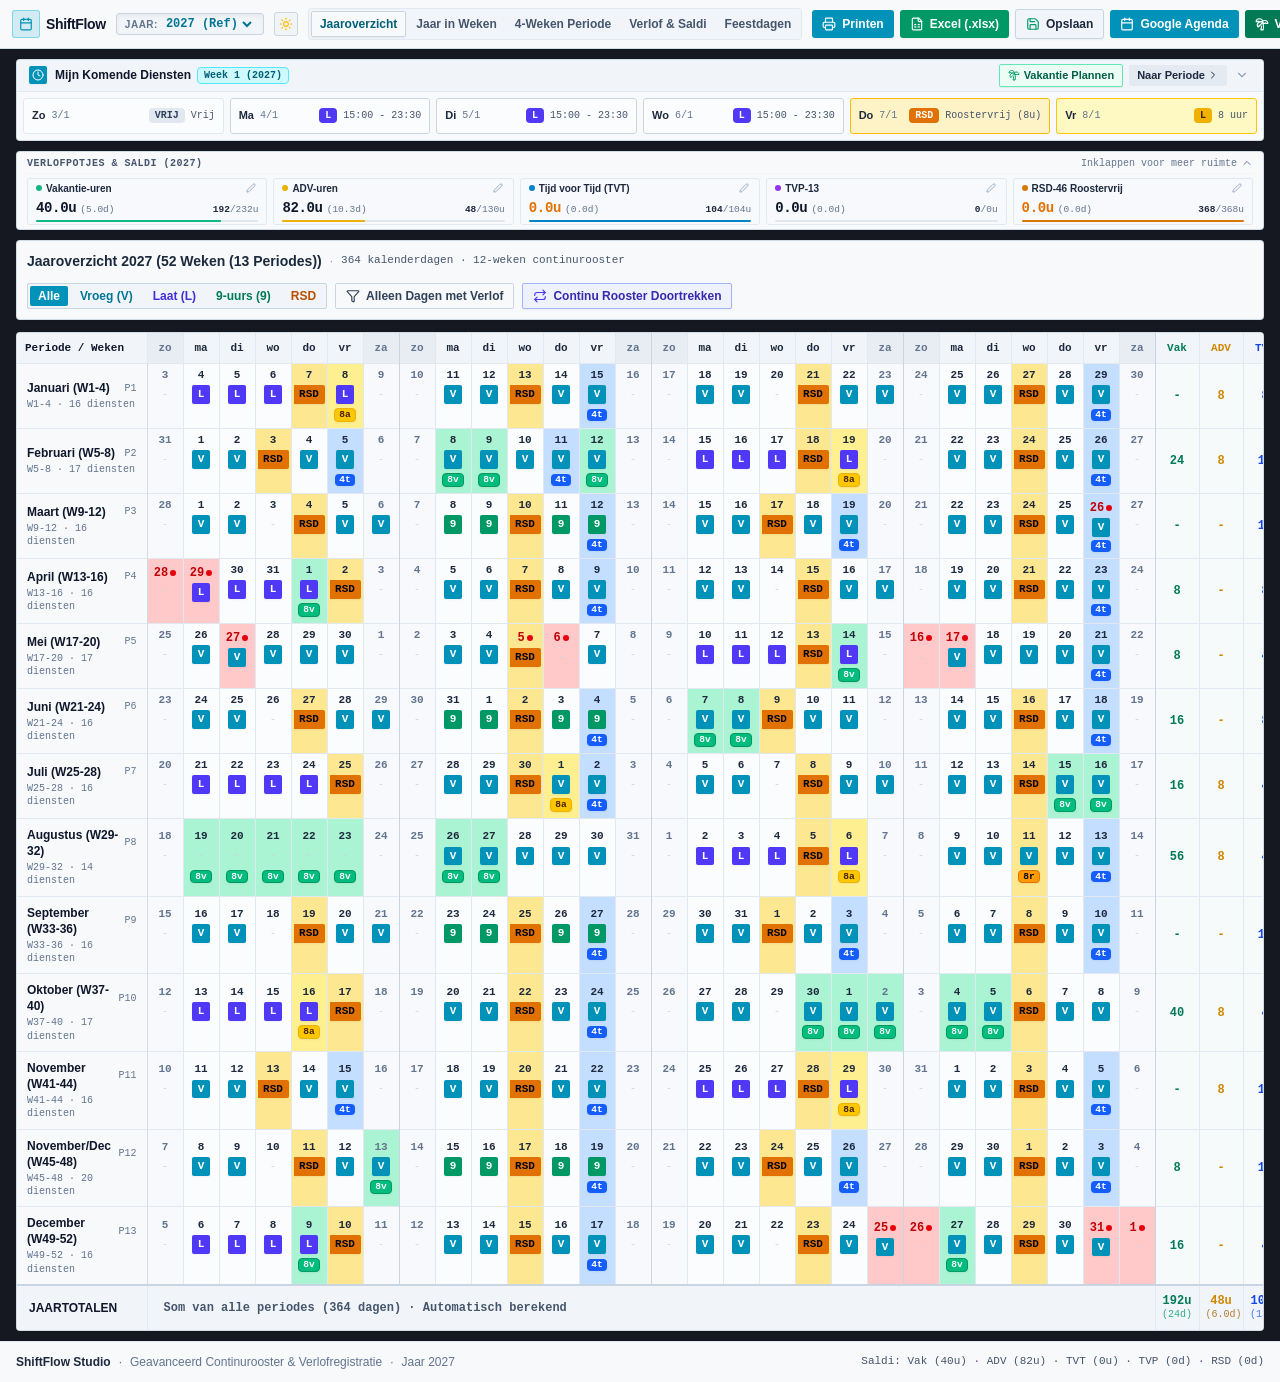
<file: index.html>
<!doctype html>
<html lang="nl">
  <head>
    <meta charset="UTF-8" />
    <meta name="viewport" content="width=device-width, initial-scale=1.0" />
    <title>ShiftFlow Studio - Dienstenrooster & Verlofregistratie</title>
    <meta name="description" content="Professioneel dienstenrooster en urenregistratie systeem met automatische verlofpotjes (Vakantie, ADV, TVT), 52-weken matrix en Excel export." />
    <meta property="og:title" content="ShiftFlow Studio - Dienstenrooster & Verlofregistratie" />
    <meta property="og:description" content="Professioneel dienstenrooster en urenregistratie systeem met automatische verlofpotjes (Vakantie, ADV, TVT), 52-weken matrix en Excel export." />
    <meta property="og:type" content="website" />
    <meta name="twitter:card" content="summary_large_image" />
    <link rel="preconnect" href="https://fonts.googleapis.com">
    <link rel="preconnect" href="https://fonts.gstatic.com" crossorigin>
    <link href="https://fonts.googleapis.com/css2?family=JetBrains+Mono:wght@400;500;600;700&family=Outfit:wght@400;500;600;700;800&family=Plus+Jakarta+Sans:ital,wght@0,400;0,500;0,600;0,700;1,400&display=swap" rel="stylesheet">
    <link rel="stylesheet" crossorigin href="./assets/index.css">
    <script id="shiftflow-embedded-data">
  window.__INITIAL_ROOSTER_DATASET__ = {"year":2027,"employeeName":"Mijn Dienstenrooster","employeeRole":"Ploegendienst (V/L Rotatie)","pots":{"vakantie":232,"adv":130,"tvt":104,"tvp":0,"rsd":46},"blocks":[{"blockIndex":0,"blockNumber":1,"name":"Januari (W1-4)","monthName":"Januari","weeks":[1,2,3,4],"days":[{"id":"2027-01-03","dateString":"2027-01-03","dayOfWeek":"zo","dayNumber":3,"month":1,"year":2027,"weekNumber":1,"shiftCode":"","leaveHours":{"vakantie":0,"adv":0,"tvt":0,"tvp":0,"rsd":0},"isHoliday":false,"isSchoolVacation":false},{"id":"2027-01-04","dateString":"2027-01-04","dayOfWeek":"ma","dayNumber":4,"month":1,"year":2027,"weekNumber":1,"shiftCode":"L","leaveHours":{"vakantie":0,"adv":0,"tvt":0,"tvp":0,"rsd":0},"isHoliday":false,"isSchoolVacation":false},{"id":"2027-01-05","dateString":"2027-01-05","dayOfWeek":"di","dayNumber":5,"month":1,"year":2027,"weekNumber":1,"shiftCode":"L","leaveHours":{"vakantie":0,"adv":0,"tvt":0,"tvp":0,"rsd":0},"isHoliday":false,"isSchoolVacation":false},{"id":"2027-01-06","dateString":"2027-01-06","dayOfWeek":"wo","dayNumber":6,"month":1,"year":2027,"weekNumber":1,"shiftCode":"L","leaveHours":{"vakantie":0,"adv":0,"tvt":0,"tvp":0,"rsd":0},"isHoliday":false,"isSchoolVacation":false},{"id":"2027-01-07","dateString":"2027-01-07","dayOfWeek":"do","dayNumber":7,"month":1,"year":2027,"weekNumber":1,"shiftCode":"RSD","leaveHours":{"vakantie":0,"adv":0,"tvt":0,"tvp":0,"rsd":0},"isHoliday":false,"isSchoolVacation":false},{"id":"2027-01-08","dateString":"2027-01-08","dayOfWeek":"vr","dayNumber":8,"month":1,"year":2027,"weekNumber":1,"shiftCode":"L","leaveHours":{"vakantie":0,"adv":8,"tvt":0,"tvp":0,"rsd":0},"isHoliday":false,"isSchoolVacation":false},{"id":"2027-01-09","dateString":"2027-01-09","dayOfWeek":"za","dayNumber":9,"month":1,"year":2027,"weekNumber":1,"shiftCode":"","leaveHours":{"vakantie":0,"adv":0,"tvt":0,"tvp":0,"rsd":0},"isHoliday":false,"isSchoolVacation":false},{"id":"2027-01-10","dateString":"2027-01-10","dayOfWeek":"zo","dayNumber":10,"month":1,"year":2027,"weekNumber":2,"shiftCode":"","leaveHours":{"vakantie":0,"adv":0,"tvt":0,"tvp":0,"rsd":0},"isHoliday":false,"isSchoolVacation":false},{"id":"2027-01-11","dateString":"2027-01-11","dayOfWeek":"ma","dayNumber":11,"month":1,"year":2027,"weekNumber":2,"shiftCode":"V","leaveHours":{"vakantie":0,"adv":0,"tvt":0,"tvp":0,"rsd":0},"isHoliday":false,"isSchoolVacation":false},{"id":"2027-01-12","dateString":"2027-01-12","dayOfWeek":"di","dayNumber":12,"month":1,"year":2027,"weekNumber":2,"shiftCode":"V","leaveHours":{"vakantie":0,"adv":0,"tvt":0,"tvp":0,"rsd":0},"isHoliday":false,"isSchoolVacation":false},{"id":"2027-01-13","dateString":"2027-01-13","dayOfWeek":"wo","dayNumber":13,"month":1,"year":2027,"weekNumber":2,"shiftCode":"RSD","leaveHours":{"vakantie":0,"adv":0,"tvt":0,"tvp":0,"rsd":0},"isHoliday":false,"isSchoolVacation":false},{"id":"2027-01-14","dateString":"2027-01-14","dayOfWeek":"do","dayNumber":14,"month":1,"year":2027,"weekNumber":2,"shiftCode":"V","leaveHours":{"vakantie":0,"adv":0,"tvt":0,"tvp":0,"rsd":0},"isHoliday":false,"isSchoolVacation":false},{"id":"2027-01-15","dateString":"2027-01-15","dayOfWeek":"vr","dayNumber":15,"month":1,"year":2027,"weekNumber":2,"shiftCode":"V","leaveHours":{"vakantie":0,"adv":0,"tvt":4,"tvp":0,"rsd":0},"isHoliday":false,"isSchoolVacation":false},{"id":"2027-01-16","dateString":"2027-01-16","dayOfWeek":"za","dayNumber":16,"month":1,"year":2027,"weekNumber":2,"shiftCode":"","leaveHours":{"vakantie":0,"adv":0,"tvt":0,"tvp":0,"rsd":0},"isHoliday":false,"isSchoolVacation":false},{"id":"2027-01-17","dateString":"2027-01-17","dayOfWeek":"zo","dayNumber":17,"month":1,"year":2027,"weekNumber":3,"shiftCode":"","leaveHours":{"vakantie":0,"adv":0,"tvt":0,"tvp":0,"rsd":0},"isHoliday":false,"isSchoolVacation":false},{"id":"2027-01-18","dateString":"2027-01-18","dayOfWeek":"ma","dayNumber":18,"month":1,"year":2027,"weekNumber":3,"shiftCode":"V","leaveHours":{"vakantie":0,"adv":0,"tvt":0,"tvp":0,"rsd":0},"isHoliday":false,"isSchoolVacation":false},{"id":"2027-01-19","dateString":"2027-01-19","dayOfWeek":"di","dayNumber":19,"month":1,"year":2027,"weekNumber":3,"shiftCode":"V","leaveHours":{"vakantie":0,"adv":0,"tvt":0,"tvp":0,"rsd":0},"isHoliday":false,"isSchoolVacation":false},{"id":"2027-01-20","dateString":"2027-01-20","dayOfWeek":"wo","dayNumber":20,"month":1,"year":2027,"weekNumber":3,"shiftCode":"","leaveHours":{"vakantie":0,"adv":0,"tvt":0,"tvp":0,"rsd":0},"isHoliday":false,"isSchoolVacation":false},{"id":"2027-01-21","dateString":"2027-01-21","dayOfWeek":"do","dayNumber":21,"month":1,"year":2027,"weekNumber":3,"shiftCode":"RSD","leaveHours":{"vakantie":0,"adv":0,"tvt":0,"tvp":0,"rsd":0},"isHoliday":false,"isSchoolVacation":false},{"id":"2027-01-22","dateString":"2027-01-22","dayOfWeek":"vr","dayNumber":22,"month":1,"year":2027,"weekNumber":3,"shiftCode":"V","leaveHours":{"vakantie":0,"adv":0,"tvt":0,"tvp":0,"rsd":0},"isHoliday":false,"isSchoolVacation":false},{"id":"2027-01-23","dateString":"2027-01-23","dayOfWeek":"za","dayNumber":23,"month":1,"year":2027,"weekNumber":3,"shiftCode":"V","leaveHours":{"vakantie":0,"adv":0,"tvt":0,"tvp":0,"rsd":0},"isHoliday":false,"isSchoolVacation":false},{"id":"2027-01-24","dateString":"2027-01-24","dayOfWeek":"zo","dayNumber":24,"month":1,"year":2027,"weekNumber":4,"shiftCode":"","leaveHours":{"vakantie":0,"adv":0,"tvt":0,"tvp":0,"rsd":0},"isHoliday":false,"isSchoolVacation":false},{"id":"2027-01-25","dateString":"2027-01-25","dayOfWeek":"ma","dayNumber":25,"month":1,"year":2027,"weekNumber":4,"shiftCode":"V","leaveHours":{"vakantie":0,"adv":0,"tvt":0,"tvp":0,"rsd":0},"isHoliday":false,"isSchoolVacation":false},{"id":"2027-01-26","dateString":"2027-01-26","dayOfWeek":"di","dayNumber":26,"month":1,"year":2027,"weekNumber":4,"shiftCode":"V","leaveHours":{"vakantie":0,"adv":0,"tvt":0,"tvp":0,"rsd":0},"isHoliday":false,"isSchoolVacation":false},{"id":"2027-01-27","dateString":"2027-01-27","dayOfWeek":"wo","dayNumber":27,"month":1,"year":2027,"weekNumber":4,"shiftCode":"RSD","leaveHours":{"vakantie":0,"adv":0,"tvt":0,"tvp":0,"rsd":0},"isHoliday":false,"isSchoolVacation":false},{"id":"2027-01-28","dateString":"2027-01-28","dayOfWeek":"do","dayNumber":28,"month":1,"year":2027,"weekNumber":4,"shiftCode":"V","leaveHours":{"vakantie":0,"adv":0,"tvt":0,"tvp":0,"rsd":0},"isHoliday":false,"isSchoolVacation":false},{"id":"2027-01-29","dateString":"2027-01-29","dayOfWeek":"vr","dayNumber":29,"month":1,"year":2027,"weekNumber":4,"shiftCode":"V","leaveHours":{"vakantie":0,"adv":0,"tvt":4,"tvp":0,"rsd":0},"isHoliday":false,"isSchoolVacation":false},{"id":"2027-01-30","dateString":"2027-01-30","dayOfWeek":"za","dayNumber":30,"month":1,"year":2027,"weekNumber":4,"shiftCode":"","leaveHours":{"vakantie":0,"adv":0,"tvt":0,"tvp":0,"rsd":0},"isHoliday":false,"isSchoolVacation":false}],"totalVakantie":0,"totalAdv":8,"totalTvt":8,"totalLeaveHours":48,"workedShiftsCount":16,"totalTvp":0,"totalRsd":32},{"blockIndex":1,"blockNumber":2,"name":"Februari (W5-8)","monthName":"Februari","weeks":[5,6,7,8],"days":[{"id":"2027-01-31","dateString":"2027-01-31","dayOfWeek":"zo","dayNumber":31,"month":1,"year":2027,"weekNumber":5,"shiftCode":"","leaveHours":{"vakantie":0,"adv":0,"tvt":0,"tvp":0,"rsd":0},"isHoliday":false,"isSchoolVacation":false},{"id":"2027-02-01","dateString":"2027-02-01","dayOfWeek":"ma","dayNumber":1,"month":2,"year":2027,"weekNumber":5,"shiftCode":"V","leaveHours":{"vakantie":0,"adv":0,"tvt":0,"tvp":0,"rsd":0},"isHoliday":false,"isSchoolVacation":false},{"id":"2027-02-02","dateString":"2027-02-02","dayOfWeek":"di","dayNumber":2,"month":2,"year":2027,"weekNumber":5,"shiftCode":"V","leaveHours":{"vakantie":0,"adv":0,"tvt":0,"tvp":0,"rsd":0},"isHoliday":false,"isSchoolVacation":false},{"id":"2027-02-03","dateString":"2027-02-03","dayOfWeek":"wo","dayNumber":3,"month":2,"year":2027,"weekNumber":5,"shiftCode":"RSD","leaveHours":{"vakantie":0,"adv":0,"tvt":0,"tvp":0,"rsd":0},"isHoliday":false,"isSchoolVacation":false},{"id":"2027-02-04","dateString":"2027-02-04","dayOfWeek":"do","dayNumber":4,"month":2,"year":2027,"weekNumber":5,"shiftCode":"V","leaveHours":{"vakantie":0,"adv":0,"tvt":0,"tvp":0,"rsd":0},"isHoliday":false,"isSchoolVacation":false},{"id":"2027-02-05","dateString":"2027-02-05","dayOfWeek":"vr","dayNumber":5,"month":2,"year":2027,"weekNumber":5,"shiftCode":"V","leaveHours":{"vakantie":0,"adv":0,"tvt":4,"tvp":0,"rsd":0},"isHoliday":false,"isSchoolVacation":false},{"id":"2027-02-06","dateString":"2027-02-06","dayOfWeek":"za","dayNumber":6,"month":2,"year":2027,"weekNumber":5,"shiftCode":"","leaveHours":{"vakantie":0,"adv":0,"tvt":0,"tvp":0,"rsd":0},"isHoliday":false,"isSchoolVacation":false},{"id":"2027-02-07","dateString":"2027-02-07","dayOfWeek":"zo","dayNumber":7,"month":2,"year":2027,"weekNumber":6,"shiftCode":"","leaveHours":{"vakantie":0,"adv":0,"tvt":0,"tvp":0,"rsd":0},"isHoliday":false,"isSchoolVacation":false},{"id":"2027-02-08","dateString":"2027-02-08","dayOfWeek":"ma","dayNumber":8,"month":2,"year":2027,"weekNumber":6,"shiftCode":"V","leaveHours":{"vakantie":8,"adv":0,"tvt":0,"tvp":0,"rsd":0},"isHoliday":false,"isSchoolVacation":false},{"id":"2027-02-09","dateString":"2027-02-09","dayOfWeek":"di","dayNumber":9,"month":2,"year":2027,"weekNumber":6,"shiftCode":"V","leaveHours":{"vakantie":8,"adv":0,"tvt":0,"tvp":0,"rsd":0},"isHoliday":false,"isSchoolVacation":false},{"id":"2027-02-10","dateString":"2027-02-10","dayOfWeek":"wo","dayNumber":10,"month":2,"year":2027,"weekNumber":6,"shiftCode":"V","leaveHours":{"vakantie":0,"adv":0,"tvt":0,"tvp":0,"rsd":0},"isHoliday":false,"isSchoolVacation":false},{"id":"2027-02-11","dateString":"2027-02-11","dayOfWeek":"do","dayNumber":11,"month":2,"year":2027,"weekNumber":6,"shiftCode":"V","leaveHours":{"vakantie":0,"adv":0,"tvt":4,"tvp":0,"rsd":0},"isHoliday":false,"isSchoolVacation":false},{"id":"2027-02-12","dateString":"2027-02-12","dayOfWeek":"vr","dayNumber":12,"month":2,"year":2027,"weekNumber":6,"shiftCode":"V","leaveHours":{"vakantie":8,"adv":0,"tvt":0,"tvp":0,"rsd":0},"isHoliday":false,"isSchoolVacation":false},{"id":"2027-02-13","dateString":"2027-02-13","dayOfWeek":"za","dayNumber":13,"month":2,"year":2027,"weekNumber":6,"shiftCode":"","leaveHours":{"vakantie":0,"adv":0,"tvt":0,"tvp":0,"rsd":0},"isHoliday":false,"isSchoolVacation":true,"schoolVacationName":"Voorjaarsvakantie"},{"id":"2027-02-14","dateString":"2027-02-14","dayOfWeek":"zo","dayNumber":14,"month":2,"year":2027,"weekNumber":7,"shiftCode":"","leaveHours":{"vakantie":0,"adv":0,"tvt":0,"tvp":0,"rsd":0},"isHoliday":false,"isSchoolVacation":true,"schoolVacationName":"Voorjaarsvakantie"},{"id":"2027-02-15","dateString":"2027-02-15","dayOfWeek":"ma","dayNumber":15,"month":2,"year":2027,"weekNumber":7,"shiftCode":"L","leaveHours":{"vakantie":0,"adv":0,"tvt":0,"tvp":0,"rsd":0},"isHoliday":false,"isSchoolVacation":true,"schoolVacationName":"Voorjaarsvakantie"},{"id":"2027-02-16","dateString":"2027-02-16","dayOfWeek":"di","dayNumber":16,"month":2,"year":2027,"weekNumber":7,"shiftCode":"L","leaveHours":{"vakantie":0,"adv":0,"tvt":0,"tvp":0,"rsd":0},"isHoliday":false,"isSchoolVacation":true,"schoolVacationName":"Voorjaarsvakantie"},{"id":"2027-02-17","dateString":"2027-02-17","dayOfWeek":"wo","dayNumber":17,"month":2,"year":2027,"weekNumber":7,"shiftCode":"L","leaveHours":{"vakantie":0,"adv":0,"tvt":0,"tvp":0,"rsd":0},"isHoliday":false,"isSchoolVacation":true,"schoolVacationName":"Voorjaarsvakantie"},{"id":"2027-02-18","dateString":"2027-02-18","dayOfWeek":"do","dayNumber":18,"month":2,"year":2027,"weekNumber":7,"shiftCode":"RSD","leaveHours":{"vakantie":0,"adv":0,"tvt":0,"tvp":0,"rsd":0},"isHoliday":false,"isSchoolVacation":true,"schoolVacationName":"Voorjaarsvakantie"},{"id":"2027-02-19","dateString":"2027-02-19","dayOfWeek":"vr","dayNumber":19,"month":2,"year":2027,"weekNumber":7,"shiftCode":"L","leaveHours":{"vakantie":0,"adv":8,"tvt":0,"tvp":0,"rsd":0},"isHoliday":false,"isSchoolVacation":true,"schoolVacationName":"Voorjaarsvakantie"},{"id":"2027-02-20","dateString":"2027-02-20","dayOfWeek":"za","dayNumber":20,"month":2,"year":2027,"weekNumber":7,"shiftCode":"","leaveHours":{"vakantie":0,"adv":0,"tvt":0,"tvp":0,"rsd":0},"isHoliday":false,"isSchoolVacation":true,"schoolVacationName":"Voorjaarsvakantie"},{"id":"2027-02-21","dateString":"2027-02-21","dayOfWeek":"zo","dayNumber":21,"month":2,"year":2027,"weekNumber":8,"shiftCode":"","leaveHours":{"vakantie":0,"adv":0,"tvt":0,"tvp":0,"rsd":0},"isHoliday":false,"isSchoolVacation":true,"schoolVacationName":"Voorjaarsvakantie"},{"id":"2027-02-22","dateString":"2027-02-22","dayOfWeek":"ma","dayNumber":22,"month":2,"year":2027,"weekNumber":8,"shiftCode":"V","leaveHours":{"vakantie":0,"adv":0,"tvt":0,"tvp":0,"rsd":0},"isHoliday":false,"isSchoolVacation":true,"schoolVacationName":"Voorjaarsvakantie"},{"id":"2027-02-23","dateString":"2027-02-23","dayOfWeek":"di","dayNumber":23,"month":2,"year":2027,"weekNumber":8,"shiftCode":"V","leaveHours":{"vakantie":0,"adv":0,"tvt":0,"tvp":0,"rsd":0},"isHoliday":false,"isSchoolVacation":true,"schoolVacationName":"Voorjaarsvakantie"},{"id":"2027-02-24","dateString":"2027-02-24","dayOfWeek":"wo","dayNumber":24,"month":2,"year":2027,"weekNumber":8,"shiftCode":"RSD","leaveHours":{"vakantie":0,"adv":0,"tvt":0,"tvp":0,"rsd":0},"isHoliday":false,"isSchoolVacation":true,"schoolVacationName":"Voorjaarsvakantie"},{"id":"2027-02-25","dateString":"2027-02-25","dayOfWeek":"do","dayNumber":25,"month":2,"year":2027,"weekNumber":8,"shiftCode":"V","leaveHours":{"vakantie":0,"adv":0,"tvt":0,"tvp":0,"rsd":0},"isHoliday":false,"isSchoolVacation":true,"schoolVacationName":"Voorjaarsvakantie"},{"id":"2027-02-26","dateString":"2027-02-26","dayOfWeek":"vr","dayNumber":26,"month":2,"year":2027,"weekNumber":8,"shiftCode":"V","leaveHours":{"vakantie":0,"adv":0,"tvt":4,"tvp":0,"rsd":0},"isHoliday":false,"isSchoolVacation":true,"schoolVacationName":"Voorjaarsvakantie"},{"id":"2027-02-27","dateString":"2027-02-27","dayOfWeek":"za","dayNumber":27,"month":2,"year":2027,"weekNumber":8,"shiftCode":"","leaveHours":{"vakantie":0,"adv":0,"tvt":0,"tvp":0,"rsd":0},"isHoliday":false,"isSchoolVacation":true,"schoolVacationName":"Voorjaarsvakantie"}],"totalVakantie":24,"totalAdv":8,"totalTvt":12,"totalLeaveHours":68,"workedShiftsCount":17,"totalTvp":0,"totalRsd":24},{"blockIndex":2,"blockNumber":3,"name":"Maart (W9-12)","monthName":"Maart","weeks":[9,10,11,12],"days":[{"id":"2027-02-28","dateString":"2027-02-28","dayOfWeek":"zo","dayNumber":28,"month":2,"year":2027,"weekNumber":9,"shiftCode":"","leaveHours":{"vakantie":0,"adv":0,"tvt":0,"tvp":0,"rsd":0},"isHoliday":false,"isSchoolVacation":true,"schoolVacationName":"Voorjaarsvakantie"},{"id":"2027-03-01","dateString":"2027-03-01","dayOfWeek":"ma","dayNumber":1,"month":3,"year":2027,"weekNumber":9,"shiftCode":"V","leaveHours":{"vakantie":0,"adv":0,"tvt":0,"tvp":0,"rsd":0},"isHoliday":false,"isSchoolVacation":false},{"id":"2027-03-02","dateString":"2027-03-02","dayOfWeek":"di","dayNumber":2,"month":3,"year":2027,"weekNumber":9,"shiftCode":"V","leaveHours":{"vakantie":0,"adv":0,"tvt":0,"tvp":0,"rsd":0},"isHoliday":false,"isSchoolVacation":false},{"id":"2027-03-03","dateString":"2027-03-03","dayOfWeek":"wo","dayNumber":3,"month":3,"year":2027,"weekNumber":9,"shiftCode":"","leaveHours":{"vakantie":0,"adv":0,"tvt":0,"tvp":0,"rsd":0},"isHoliday":false,"isSchoolVacation":false},{"id":"2027-03-04","dateString":"2027-03-04","dayOfWeek":"do","dayNumber":4,"month":3,"year":2027,"weekNumber":9,"shiftCode":"RSD","leaveHours":{"vakantie":0,"adv":0,"tvt":0,"tvp":0,"rsd":0},"isHoliday":false,"isSchoolVacation":false},{"id":"2027-03-05","dateString":"2027-03-05","dayOfWeek":"vr","dayNumber":5,"month":3,"year":2027,"weekNumber":9,"shiftCode":"V","leaveHours":{"vakantie":0,"adv":0,"tvt":0,"tvp":0,"rsd":0},"isHoliday":false,"isSchoolVacation":false},{"id":"2027-03-06","dateString":"2027-03-06","dayOfWeek":"za","dayNumber":6,"month":3,"year":2027,"weekNumber":9,"shiftCode":"V","leaveHours":{"vakantie":0,"adv":0,"tvt":0,"tvp":0,"rsd":0},"isHoliday":false,"isSchoolVacation":false},{"id":"2027-03-07","dateString":"2027-03-07","dayOfWeek":"zo","dayNumber":7,"month":3,"year":2027,"weekNumber":10,"shiftCode":"","leaveHours":{"vakantie":0,"adv":0,"tvt":0,"tvp":0,"rsd":0},"isHoliday":false,"isSchoolVacation":false},{"id":"2027-03-08","dateString":"2027-03-08","dayOfWeek":"ma","dayNumber":8,"month":3,"year":2027,"weekNumber":10,"shiftCode":"9","leaveHours":{"vakantie":0,"adv":0,"tvt":0,"tvp":0,"rsd":0},"isHoliday":false,"isSchoolVacation":false},{"id":"2027-03-09","dateString":"2027-03-09","dayOfWeek":"di","dayNumber":9,"month":3,"year":2027,"weekNumber":10,"shiftCode":"9","leaveHours":{"vakantie":0,"adv":0,"tvt":0,"tvp":0,"rsd":0},"isHoliday":false,"isSchoolVacation":false},{"id":"2027-03-10","dateString":"2027-03-10","dayOfWeek":"wo","dayNumber":10,"month":3,"year":2027,"weekNumber":10,"shiftCode":"RSD","leaveHours":{"vakantie":0,"adv":0,"tvt":0,"tvp":0,"rsd":0},"isHoliday":false,"isSchoolVacation":false},{"id":"2027-03-11","dateString":"2027-03-11","dayOfWeek":"do","dayNumber":11,"month":3,"year":2027,"weekNumber":10,"shiftCode":"9","leaveHours":{"vakantie":0,"adv":0,"tvt":0,"tvp":0,"rsd":0},"isHoliday":false,"isSchoolVacation":false},{"id":"2027-03-12","dateString":"2027-03-12","dayOfWeek":"vr","dayNumber":12,"month":3,"year":2027,"weekNumber":10,"shiftCode":"9","leaveHours":{"vakantie":0,"adv":0,"tvt":4,"tvp":0,"rsd":0},"isHoliday":false,"isSchoolVacation":false},{"id":"2027-03-13","dateString":"2027-03-13","dayOfWeek":"za","dayNumber":13,"month":3,"year":2027,"weekNumber":10,"shiftCode":"","leaveHours":{"vakantie":0,"adv":0,"tvt":0,"tvp":0,"rsd":0},"isHoliday":false,"isSchoolVacation":false},{"id":"2027-03-14","dateString":"2027-03-14","dayOfWeek":"zo","dayNumber":14,"month":3,"year":2027,"weekNumber":11,"shiftCode":"","leaveHours":{"vakantie":0,"adv":0,"tvt":0,"tvp":0,"rsd":0},"isHoliday":false,"isSchoolVacation":false},{"id":"2027-03-15","dateString":"2027-03-15","dayOfWeek":"ma","dayNumber":15,"month":3,"year":2027,"weekNumber":11,"shiftCode":"V","leaveHours":{"vakantie":0,"adv":0,"tvt":0,"tvp":0,"rsd":0},"isHoliday":false,"isSchoolVacation":false},{"id":"2027-03-16","dateString":"2027-03-16","dayOfWeek":"di","dayNumber":16,"month":3,"year":2027,"weekNumber":11,"shiftCode":"V","leaveHours":{"vakantie":0,"adv":0,"tvt":0,"tvp":0,"rsd":0},"isHoliday":false,"isSchoolVacation":false},{"id":"2027-03-17","dateString":"2027-03-17","dayOfWeek":"wo","dayNumber":17,"month":3,"year":2027,"weekNumber":11,"shiftCode":"RSD","leaveHours":{"vakantie":0,"adv":0,"tvt":0,"tvp":0,"rsd":0},"isHoliday":false,"isSchoolVacation":false},{"id":"2027-03-18","dateString":"2027-03-18","dayOfWeek":"do","dayNumber":18,"month":3,"year":2027,"weekNumber":11,"shiftCode":"V","leaveHours":{"vakantie":0,"adv":0,"tvt":0,"tvp":0,"rsd":0},"isHoliday":false,"isSchoolVacation":false},{"id":"2027-03-19","dateString":"2027-03-19","dayOfWeek":"vr","dayNumber":19,"month":3,"year":2027,"weekNumber":11,"shiftCode":"V","leaveHours":{"vakantie":0,"adv":0,"tvt":4,"tvp":0,"rsd":0},"isHoliday":false,"isSchoolVacation":false},{"id":"2027-03-20","dateString":"2027-03-20","dayOfWeek":"za","dayNumber":20,"month":3,"year":2027,"weekNumber":11,"shiftCode":"","leaveHours":{"vakantie":0,"adv":0,"tvt":0,"tvp":0,"rsd":0},"isHoliday":false,"isSchoolVacation":false},{"id":"2027-03-21","dateString":"2027-03-21","dayOfWeek":"zo","dayNumber":21,"month":3,"year":2027,"weekNumber":12,"shiftCode":"","leaveHours":{"vakantie":0,"adv":0,"tvt":0,"tvp":0,"rsd":0},"isHoliday":false,"isSchoolVacation":false},{"id":"2027-03-22","dateString":"2027-03-22","dayOfWeek":"ma","dayNumber":22,"month":3,"year":2027,"weekNumber":12,"shiftCode":"V","leaveHours":{"vakantie":0,"adv":0,"tvt":0,"tvp":0,"rsd":0},"isHoliday":false,"isSchoolVacation":false},{"id":"2027-03-23","dateString":"2027-03-23","dayOfWeek":"di","dayNumber":23,"month":3,"year":2027,"weekNumber":12,"shiftCode":"V","leaveHours":{"vakantie":0,"adv":0,"tvt":0,"tvp":0,"rsd":0},"isHoliday":false,"isSchoolVacation":false},{"id":"2027-03-24","dateString":"2027-03-24","dayOfWeek":"wo","dayNumber":24,"month":3,"year":2027,"weekNumber":12,"shiftCode":"RSD","leaveHours":{"vakantie":0,"adv":0,"tvt":0,"tvp":0,"rsd":0},"isHoliday":false,"isSchoolVacation":false},{"id":"2027-03-25","dateString":"2027-03-25","dayOfWeek":"do","dayNumber":25,"month":3,"year":2027,"weekNumber":12,"shiftCode":"V","leaveHours":{"vakantie":0,"adv":0,"tvt":0,"tvp":0,"rsd":0},"isHoliday":false,"isSchoolVacation":false},{"id":"2027-03-26","dateString":"2027-03-26","dayOfWeek":"vr","dayNumber":26,"month":3,"year":2027,"weekNumber":12,"shiftCode":"V","leaveHours":{"vakantie":0,"adv":0,"tvt":4,"tvp":0,"rsd":0},"isHoliday":true,"holidayName":"Goede Vrijdag","isSchoolVacation":false},{"id":"2027-03-27","dateString":"2027-03-27","dayOfWeek":"za","dayNumber":27,"month":3,"year":2027,"weekNumber":12,"shiftCode":"","leaveHours":{"vakantie":0,"adv":0,"tvt":0,"tvp":0,"rsd":0},"isHoliday":false,"isSchoolVacation":false}],"totalVakantie":0,"totalAdv":0,"totalTvt":12,"totalLeaveHours":44,"workedShiftsCount":16,"totalTvp":0,"totalRsd":32},{"blockIndex":3,"blockNumber":4,"name":"April (W13-16)","monthName":"April","weeks":[13,14,15,16],"days":[{"id":"2027-03-28","dateString":"2027-03-28","dayOfWeek":"zo","dayNumber":28,"month":3,"year":2027,"weekNumber":13,"shiftCode":"","leaveHours":{"vakantie":0,"adv":0,"tvt":0,"tvp":0,"rsd":0},"isHoliday":true,"holidayName":"1e Paasdag","isSchoolVacation":false},{"id":"2027-03-29","dateString":"2027-03-29","dayOfWeek":"ma","dayNumber":29,"month":3,"year":2027,"weekNumber":13,"shiftCode":"L","leaveHours":{"vakantie":0,"adv":0,"tvt":0,"tvp":0,"rsd":0},"isHoliday":true,"holidayName":"2e Paasdag","isSchoolVacation":false},{"id":"2027-03-30","dateString":"2027-03-30","dayOfWeek":"di","dayNumber":30,"month":3,"year":2027,"weekNumber":13,"shiftCode":"L","leaveHours":{"vakantie":0,"adv":0,"tvt":0,"tvp":0,"rsd":0},"isHoliday":false,"isSchoolVacation":false},{"id":"2027-03-31","dateString":"2027-03-31","dayOfWeek":"wo","dayNumber":31,"month":3,"year":2027,"weekNumber":13,"shiftCode":"L","leaveHours":{"vakantie":0,"adv":0,"tvt":0,"tvp":0,"rsd":0},"isHoliday":false,"isSchoolVacation":false},{"id":"2027-04-01","dateString":"2027-04-01","dayOfWeek":"do","dayNumber":1,"month":4,"year":2027,"weekNumber":13,"shiftCode":"L","leaveHours":{"vakantie":8,"adv":0,"tvt":0,"tvp":0,"rsd":0},"isHoliday":false,"isSchoolVacation":false},{"id":"2027-04-02","dateString":"2027-04-02","dayOfWeek":"vr","dayNumber":2,"month":4,"year":2027,"weekNumber":13,"shiftCode":"RSD","leaveHours":{"vakantie":0,"adv":0,"tvt":0,"tvp":0,"rsd":0},"isHoliday":false,"isSchoolVacation":false},{"id":"2027-04-03","dateString":"2027-04-03","dayOfWeek":"za","dayNumber":3,"month":4,"year":2027,"weekNumber":13,"shiftCode":"","leaveHours":{"vakantie":0,"adv":0,"tvt":0,"tvp":0,"rsd":0},"isHoliday":false,"isSchoolVacation":false},{"id":"2027-04-04","dateString":"2027-04-04","dayOfWeek":"zo","dayNumber":4,"month":4,"year":2027,"weekNumber":14,"shiftCode":"","leaveHours":{"vakantie":0,"adv":0,"tvt":0,"tvp":0,"rsd":0},"isHoliday":false,"isSchoolVacation":false},{"id":"2027-04-05","dateString":"2027-04-05","dayOfWeek":"ma","dayNumber":5,"month":4,"year":2027,"weekNumber":14,"shiftCode":"V","leaveHours":{"vakantie":0,"adv":0,"tvt":0,"tvp":0,"rsd":0},"isHoliday":false,"isSchoolVacation":false},{"id":"2027-04-06","dateString":"2027-04-06","dayOfWeek":"di","dayNumber":6,"month":4,"year":2027,"weekNumber":14,"shiftCode":"V","leaveHours":{"vakantie":0,"adv":0,"tvt":0,"tvp":0,"rsd":0},"isHoliday":false,"isSchoolVacation":false},{"id":"2027-04-07","dateString":"2027-04-07","dayOfWeek":"wo","dayNumber":7,"month":4,"year":2027,"weekNumber":14,"shiftCode":"RSD","leaveHours":{"vakantie":0,"adv":0,"tvt":0,"tvp":0,"rsd":0},"isHoliday":false,"isSchoolVacation":false},{"id":"2027-04-08","dateString":"2027-04-08","dayOfWeek":"do","dayNumber":8,"month":4,"year":2027,"weekNumber":14,"shiftCode":"V","leaveHours":{"vakantie":0,"adv":0,"tvt":0,"tvp":0,"rsd":0},"isHoliday":false,"isSchoolVacation":false},{"id":"2027-04-09","dateString":"2027-04-09","dayOfWeek":"vr","dayNumber":9,"month":4,"year":2027,"weekNumber":14,"shiftCode":"V","leaveHours":{"vakantie":0,"adv":0,"tvt":4,"tvp":0,"rsd":0},"isHoliday":false,"isSchoolVacation":false},{"id":"2027-04-10","dateString":"2027-04-10","dayOfWeek":"za","dayNumber":10,"month":4,"year":2027,"weekNumber":14,"shiftCode":"","leaveHours":{"vakantie":0,"adv":0,"tvt":0,"tvp":0,"rsd":0},"isHoliday":false,"isSchoolVacation":false},{"id":"2027-04-11","dateString":"2027-04-11","dayOfWeek":"zo","dayNumber":11,"month":4,"year":2027,"weekNumber":15,"shiftCode":"","leaveHours":{"vakantie":0,"adv":0,"tvt":0,"tvp":0,"rsd":0},"isHoliday":false,"isSchoolVacation":false},{"id":"2027-04-12","dateString":"2027-04-12","dayOfWeek":"ma","dayNumber":12,"month":4,"year":2027,"weekNumber":15,"shiftCode":"V","leaveHours":{"vakantie":0,"adv":0,"tvt":0,"tvp":0,"rsd":0},"isHoliday":false,"isSchoolVacation":false},{"id":"2027-04-13","dateString":"2027-04-13","dayOfWeek":"di","dayNumber":13,"month":4,"year":2027,"weekNumber":15,"shiftCode":"V","leaveHours":{"vakantie":0,"adv":0,"tvt":0,"tvp":0,"rsd":0},"isHoliday":false,"isSchoolVacation":false},{"id":"2027-04-14","dateString":"2027-04-14","dayOfWeek":"wo","dayNumber":14,"month":4,"year":2027,"weekNumber":15,"shiftCode":"","leaveHours":{"vakantie":0,"adv":0,"tvt":0,"tvp":0,"rsd":0},"isHoliday":false,"isSchoolVacation":false},{"id":"2027-04-15","dateString":"2027-04-15","dayOfWeek":"do","dayNumber":15,"month":4,"year":2027,"weekNumber":15,"shiftCode":"RSD","leaveHours":{"vakantie":0,"adv":0,"tvt":0,"tvp":0,"rsd":0},"isHoliday":false,"isSchoolVacation":false},{"id":"2027-04-16","dateString":"2027-04-16","dayOfWeek":"vr","dayNumber":16,"month":4,"year":2027,"weekNumber":15,"shiftCode":"V","leaveHours":{"vakantie":0,"adv":0,"tvt":0,"tvp":0,"rsd":0},"isHoliday":false,"isSchoolVacation":false},{"id":"2027-04-17","dateString":"2027-04-17","dayOfWeek":"za","dayNumber":17,"month":4,"year":2027,"weekNumber":15,"shiftCode":"V","leaveHours":{"vakantie":0,"adv":0,"tvt":0,"tvp":0,"rsd":0},"isHoliday":false,"isSchoolVacation":false},{"id":"2027-04-18","dateString":"2027-04-18","dayOfWeek":"zo","dayNumber":18,"month":4,"year":2027,"weekNumber":16,"shiftCode":"","leaveHours":{"vakantie":0,"adv":0,"tvt":0,"tvp":0,"rsd":0},"isHoliday":false,"isSchoolVacation":false},{"id":"2027-04-19","dateString":"2027-04-19","dayOfWeek":"ma","dayNumber":19,"month":4,"year":2027,"weekNumber":16,"shiftCode":"V","leaveHours":{"vakantie":0,"adv":0,"tvt":0,"tvp":0,"rsd":0},"isHoliday":false,"isSchoolVacation":false},{"id":"2027-04-20","dateString":"2027-04-20","dayOfWeek":"di","dayNumber":20,"month":4,"year":2027,"weekNumber":16,"shiftCode":"V","leaveHours":{"vakantie":0,"adv":0,"tvt":0,"tvp":0,"rsd":0},"isHoliday":false,"isSchoolVacation":false},{"id":"2027-04-21","dateString":"2027-04-21","dayOfWeek":"wo","dayNumber":21,"month":4,"year":2027,"weekNumber":16,"shiftCode":"RSD","leaveHours":{"vakantie":0,"adv":0,"tvt":0,"tvp":0,"rsd":0},"isHoliday":false,"isSchoolVacation":false},{"id":"2027-04-22","dateString":"2027-04-22","dayOfWeek":"do","dayNumber":22,"month":4,"year":2027,"weekNumber":16,"shiftCode":"V","leaveHours":{"vakantie":0,"adv":0,"tvt":0,"tvp":0,"rsd":0},"isHoliday":false,"isSchoolVacation":false},{"id":"2027-04-23","dateString":"2027-04-23","dayOfWeek":"vr","dayNumber":23,"month":4,"year":2027,"weekNumber":16,"shiftCode":"V","leaveHours":{"vakantie":0,"adv":0,"tvt":4,"tvp":0,"rsd":0},"isHoliday":false,"isSchoolVacation":false},{"id":"2027-04-24","dateString":"2027-04-24","dayOfWeek":"za","dayNumber":24,"month":4,"year":2027,"weekNumber":16,"shiftCode":"","leaveHours":{"vakantie":0,"adv":0,"tvt":0,"tvp":0,"rsd":0},"isHoliday":false,"isSchoolVacation":true,"schoolVacationName":"Meivakantie"}],"totalVakantie":8,"totalAdv":0,"totalTvt":8,"totalLeaveHours":48,"workedShiftsCount":16,"totalTvp":0,"totalRsd":32},{"blockIndex":4,"blockNumber":5,"name":"Mei (W17-20)","monthName":"Mei","weeks":[17,18,19,20],"days":[{"id":"2027-04-25","dateString":"2027-04-25","dayOfWeek":"zo","dayNumber":25,"month":4,"year":2027,"weekNumber":17,"shiftCode":"","leaveHours":{"vakantie":0,"adv":0,"tvt":0,"tvp":0,"rsd":0},"isHoliday":false,"isSchoolVacation":true,"schoolVacationName":"Meivakantie"},{"id":"2027-04-26","dateString":"2027-04-26","dayOfWeek":"ma","dayNumber":26,"month":4,"year":2027,"weekNumber":17,"shiftCode":"V","leaveHours":{"vakantie":0,"adv":0,"tvt":0,"tvp":0,"rsd":0},"isHoliday":false,"isSchoolVacation":true,"schoolVacationName":"Meivakantie"},{"id":"2027-04-27","dateString":"2027-04-27","dayOfWeek":"di","dayNumber":27,"month":4,"year":2027,"weekNumber":17,"shiftCode":"V","leaveHours":{"vakantie":0,"adv":0,"tvt":0,"tvp":0,"rsd":0},"isHoliday":true,"holidayName":"Koningsdag","isSchoolVacation":true,"schoolVacationName":"Meivakantie"},{"id":"2027-04-28","dateString":"2027-04-28","dayOfWeek":"wo","dayNumber":28,"month":4,"year":2027,"weekNumber":17,"shiftCode":"V","leaveHours":{"vakantie":0,"adv":0,"tvt":0,"tvp":0,"rsd":0},"isHoliday":false,"isSchoolVacation":true,"schoolVacationName":"Meivakantie"},{"id":"2027-04-29","dateString":"2027-04-29","dayOfWeek":"do","dayNumber":29,"month":4,"year":2027,"weekNumber":17,"shiftCode":"V","leaveHours":{"vakantie":0,"adv":0,"tvt":0,"tvp":0,"rsd":0},"isHoliday":false,"isSchoolVacation":true,"schoolVacationName":"Meivakantie"},{"id":"2027-04-30","dateString":"2027-04-30","dayOfWeek":"vr","dayNumber":30,"month":4,"year":2027,"weekNumber":17,"shiftCode":"V","leaveHours":{"vakantie":0,"adv":0,"tvt":0,"tvp":0,"rsd":0},"isHoliday":false,"isSchoolVacation":true,"schoolVacationName":"Meivakantie"},{"id":"2027-05-01","dateString":"2027-05-01","dayOfWeek":"za","dayNumber":1,"month":5,"year":2027,"weekNumber":17,"shiftCode":"","leaveHours":{"vakantie":0,"adv":0,"tvt":0,"tvp":0,"rsd":0},"isHoliday":false,"isSchoolVacation":true,"schoolVacationName":"Meivakantie"},{"id":"2027-05-02","dateString":"2027-05-02","dayOfWeek":"zo","dayNumber":2,"month":5,"year":2027,"weekNumber":18,"shiftCode":"","leaveHours":{"vakantie":0,"adv":0,"tvt":0,"tvp":0,"rsd":0},"isHoliday":false,"isSchoolVacation":true,"schoolVacationName":"Meivakantie"},{"id":"2027-05-03","dateString":"2027-05-03","dayOfWeek":"ma","dayNumber":3,"month":5,"year":2027,"weekNumber":18,"shiftCode":"V","leaveHours":{"vakantie":0,"adv":0,"tvt":0,"tvp":0,"rsd":0},"isHoliday":false,"isSchoolVacation":true,"schoolVacationName":"Meivakantie"},{"id":"2027-05-04","dateString":"2027-05-04","dayOfWeek":"di","dayNumber":4,"month":5,"year":2027,"weekNumber":18,"shiftCode":"V","leaveHours":{"vakantie":0,"adv":0,"tvt":0,"tvp":0,"rsd":0},"isHoliday":false,"isSchoolVacation":true,"schoolVacationName":"Meivakantie"},{"id":"2027-05-05","dateString":"2027-05-05","dayOfWeek":"wo","dayNumber":5,"month":5,"year":2027,"weekNumber":18,"shiftCode":"RSD","leaveHours":{"vakantie":0,"adv":0,"tvt":0,"tvp":0,"rsd":8},"isHoliday":true,"holidayName":"Bevrijdingsdag","isSchoolVacation":true,"schoolVacationName":"Meivakantie"},{"id":"2027-05-06","dateString":"2027-05-06","dayOfWeek":"do","dayNumber":6,"month":5,"year":2027,"weekNumber":18,"shiftCode":"","leaveHours":{"vakantie":0,"adv":0,"tvt":0,"tvp":0,"rsd":0},"isHoliday":true,"holidayName":"Hemelvaartsdag","isSchoolVacation":true,"schoolVacationName":"Meivakantie"},{"id":"2027-05-07","dateString":"2027-05-07","dayOfWeek":"vr","dayNumber":7,"month":5,"year":2027,"weekNumber":18,"shiftCode":"V","leaveHours":{"vakantie":0,"adv":0,"tvt":0,"tvp":0,"rsd":0},"isHoliday":false,"isSchoolVacation":true,"schoolVacationName":"Meivakantie"},{"id":"2027-05-08","dateString":"2027-05-08","dayOfWeek":"za","dayNumber":8,"month":5,"year":2027,"weekNumber":18,"shiftCode":"","leaveHours":{"vakantie":0,"adv":0,"tvt":0,"tvp":0,"rsd":0},"isHoliday":false,"isSchoolVacation":true,"schoolVacationName":"Meivakantie"},{"id":"2027-05-09","dateString":"2027-05-09","dayOfWeek":"zo","dayNumber":9,"month":5,"year":2027,"weekNumber":19,"shiftCode":"","leaveHours":{"vakantie":0,"adv":0,"tvt":0,"tvp":0,"rsd":0},"isHoliday":false,"isSchoolVacation":true,"schoolVacationName":"Meivakantie"},{"id":"2027-05-10","dateString":"2027-05-10","dayOfWeek":"ma","dayNumber":10,"month":5,"year":2027,"weekNumber":19,"shiftCode":"L","leaveHours":{"vakantie":0,"adv":0,"tvt":0,"tvp":0,"rsd":0},"isHoliday":false,"isSchoolVacation":false},{"id":"2027-05-11","dateString":"2027-05-11","dayOfWeek":"di","dayNumber":11,"month":5,"year":2027,"weekNumber":19,"shiftCode":"L","leaveHours":{"vakantie":0,"adv":0,"tvt":0,"tvp":0,"rsd":0},"isHoliday":false,"isSchoolVacation":false},{"id":"2027-05-12","dateString":"2027-05-12","dayOfWeek":"wo","dayNumber":12,"month":5,"year":2027,"weekNumber":19,"shiftCode":"L","leaveHours":{"vakantie":0,"adv":0,"tvt":0,"tvp":0,"rsd":0},"isHoliday":false,"isSchoolVacation":false},{"id":"2027-05-13","dateString":"2027-05-13","dayOfWeek":"do","dayNumber":13,"month":5,"year":2027,"weekNumber":19,"shiftCode":"RSD","leaveHours":{"vakantie":0,"adv":0,"tvt":0,"tvp":0,"rsd":0},"isHoliday":false,"isSchoolVacation":false},{"id":"2027-05-14","dateString":"2027-05-14","dayOfWeek":"vr","dayNumber":14,"month":5,"year":2027,"weekNumber":19,"shiftCode":"L","leaveHours":{"vakantie":8,"adv":0,"tvt":0,"tvp":0,"rsd":0},"isHoliday":false,"isSchoolVacation":false},{"id":"2027-05-15","dateString":"2027-05-15","dayOfWeek":"za","dayNumber":15,"month":5,"year":2027,"weekNumber":19,"shiftCode":"","leaveHours":{"vakantie":0,"adv":0,"tvt":0,"tvp":0,"rsd":0},"isHoliday":false,"isSchoolVacation":false},{"id":"2027-05-16","dateString":"2027-05-16","dayOfWeek":"zo","dayNumber":16,"month":5,"year":2027,"weekNumber":20,"shiftCode":"","leaveHours":{"vakantie":0,"adv":0,"tvt":0,"tvp":0,"rsd":0},"isHoliday":true,"holidayName":"1e Pinksterdag","isSchoolVacation":false},{"id":"2027-05-17","dateString":"2027-05-17","dayOfWeek":"ma","dayNumber":17,"month":5,"year":2027,"weekNumber":20,"shiftCode":"V","leaveHours":{"vakantie":0,"adv":0,"tvt":0,"tvp":0,"rsd":0},"isHoliday":true,"holidayName":"2e Pinksterdag","isSchoolVacation":false},{"id":"2027-05-18","dateString":"2027-05-18","dayOfWeek":"di","dayNumber":18,"month":5,"year":2027,"weekNumber":20,"shiftCode":"V","leaveHours":{"vakantie":0,"adv":0,"tvt":0,"tvp":0,"rsd":0},"isHoliday":false,"isSchoolVacation":false},{"id":"2027-05-19","dateString":"2027-05-19","dayOfWeek":"wo","dayNumber":19,"month":5,"year":2027,"weekNumber":20,"shiftCode":"V","leaveHours":{"vakantie":0,"adv":0,"tvt":0,"tvp":0,"rsd":0},"isHoliday":false,"isSchoolVacation":false},{"id":"2027-05-20","dateString":"2027-05-20","dayOfWeek":"do","dayNumber":20,"month":5,"year":2027,"weekNumber":20,"shiftCode":"V","leaveHours":{"vakantie":0,"adv":0,"tvt":0,"tvp":0,"rsd":0},"isHoliday":false,"isSchoolVacation":false},{"id":"2027-05-21","dateString":"2027-05-21","dayOfWeek":"vr","dayNumber":21,"month":5,"year":2027,"weekNumber":20,"shiftCode":"V","leaveHours":{"vakantie":0,"adv":0,"tvt":4,"tvp":0,"rsd":0},"isHoliday":false,"isSchoolVacation":false},{"id":"2027-05-22","dateString":"2027-05-22","dayOfWeek":"za","dayNumber":22,"month":5,"year":2027,"weekNumber":20,"shiftCode":"","leaveHours":{"vakantie":0,"adv":0,"tvt":0,"tvp":0,"rsd":0},"isHoliday":false,"isSchoolVacation":false}],"totalVakantie":8,"totalAdv":0,"totalTvt":4,"totalLeaveHours":28,"workedShiftsCount":17,"totalTvp":0,"totalRsd":16},{"blockIndex":5,"blockNumber":6,"name":"Juni (W21-24)","monthName":"Juni","weeks":[21,22,23,24],"days":[{"id":"2027-05-23","dateString":"2027-05-23","dayOfWeek":"zo","dayNumber":23,"month":5,"year":2027,"weekNumber":21,"shiftCode":"","leaveHours":{"vakantie":0,"adv":0,"tvt":0,"tvp":0,"rsd":0},"isHoliday":false,"isSchoolVacation":false},{"id":"2027-05-24","dateString":"2027-05-24","dayOfWeek":"ma","dayNumber":24,"month":5,"year":2027,"weekNumber":21,"shiftCode":"V","leaveHours":{"vakantie":0,"adv":0,"tvt":0,"tvp":0,"rsd":0},"isHoliday":false,"isSchoolVacation":false},{"id":"2027-05-25","dateString":"2027-05-25","dayOfWeek":"di","dayNumber":25,"month":5,"year":2027,"weekNumber":21,"shiftCode":"V","leaveHours":{"vakantie":0,"adv":0,"tvt":0,"tvp":0,"rsd":0},"isHoliday":false,"isSchoolVacation":false},{"id":"2027-05-26","dateString":"2027-05-26","dayOfWeek":"wo","dayNumber":26,"month":5,"year":2027,"weekNumber":21,"shiftCode":"","leaveHours":{"vakantie":0,"adv":0,"tvt":0,"tvp":0,"rsd":0},"isHoliday":false,"isSchoolVacation":false},{"id":"2027-05-27","dateString":"2027-05-27","dayOfWeek":"do","dayNumber":27,"month":5,"year":2027,"weekNumber":21,"shiftCode":"RSD","leaveHours":{"vakantie":0,"adv":0,"tvt":0,"tvp":0,"rsd":0},"isHoliday":false,"isSchoolVacation":false},{"id":"2027-05-28","dateString":"2027-05-28","dayOfWeek":"vr","dayNumber":28,"month":5,"year":2027,"weekNumber":21,"shiftCode":"V","leaveHours":{"vakantie":0,"adv":0,"tvt":0,"tvp":0,"rsd":0},"isHoliday":false,"isSchoolVacation":false},{"id":"2027-05-29","dateString":"2027-05-29","dayOfWeek":"za","dayNumber":29,"month":5,"year":2027,"weekNumber":21,"shiftCode":"V","leaveHours":{"vakantie":0,"adv":0,"tvt":0,"tvp":0,"rsd":0},"isHoliday":false,"isSchoolVacation":false},{"id":"2027-05-30","dateString":"2027-05-30","dayOfWeek":"zo","dayNumber":30,"month":5,"year":2027,"weekNumber":22,"shiftCode":"","leaveHours":{"vakantie":0,"adv":0,"tvt":0,"tvp":0,"rsd":0},"isHoliday":false,"isSchoolVacation":false},{"id":"2027-05-31","dateString":"2027-05-31","dayOfWeek":"ma","dayNumber":31,"month":5,"year":2027,"weekNumber":22,"shiftCode":"9","leaveHours":{"vakantie":0,"adv":0,"tvt":0,"tvp":0,"rsd":0},"isHoliday":false,"isSchoolVacation":false},{"id":"2027-06-01","dateString":"2027-06-01","dayOfWeek":"di","dayNumber":1,"month":6,"year":2027,"weekNumber":22,"shiftCode":"9","leaveHours":{"vakantie":0,"adv":0,"tvt":0,"tvp":0,"rsd":0},"isHoliday":false,"isSchoolVacation":false},{"id":"2027-06-02","dateString":"2027-06-02","dayOfWeek":"wo","dayNumber":2,"month":6,"year":2027,"weekNumber":22,"shiftCode":"RSD","leaveHours":{"vakantie":0,"adv":0,"tvt":0,"tvp":0,"rsd":0},"isHoliday":false,"isSchoolVacation":false},{"id":"2027-06-03","dateString":"2027-06-03","dayOfWeek":"do","dayNumber":3,"month":6,"year":2027,"weekNumber":22,"shiftCode":"9","leaveHours":{"vakantie":0,"adv":0,"tvt":0,"tvp":0,"rsd":0},"isHoliday":false,"isSchoolVacation":false},{"id":"2027-06-04","dateString":"2027-06-04","dayOfWeek":"vr","dayNumber":4,"month":6,"year":2027,"weekNumber":22,"shiftCode":"9","leaveHours":{"vakantie":0,"adv":0,"tvt":4,"tvp":0,"rsd":0},"isHoliday":false,"isSchoolVacation":false},{"id":"2027-06-05","dateString":"2027-06-05","dayOfWeek":"za","dayNumber":5,"month":6,"year":2027,"weekNumber":22,"shiftCode":"","leaveHours":{"vakantie":0,"adv":0,"tvt":0,"tvp":0,"rsd":0},"isHoliday":false,"isSchoolVacation":false},{"id":"2027-06-06","dateString":"2027-06-06","dayOfWeek":"zo","dayNumber":6,"month":6,"year":2027,"weekNumber":23,"shiftCode":"","leaveHours":{"vakantie":0,"adv":0,"tvt":0,"tvp":0,"rsd":0},"isHoliday":false,"isSchoolVacation":false},{"id":"2027-06-07","dateString":"2027-06-07","dayOfWeek":"ma","dayNumber":7,"month":6,"year":2027,"weekNumber":23,"shiftCode":"V","leaveHours":{"vakantie":8,"adv":0,"tvt":0,"tvp":0,"rsd":0},"isHoliday":false,"isSchoolVacation":false},{"id":"2027-06-08","dateString":"2027-06-08","dayOfWeek":"di","dayNumber":8,"month":6,"year":2027,"weekNumber":23,"shiftCode":"V","leaveHours":{"vakantie":8,"adv":0,"tvt":0,"tvp":0,"rsd":0},"isHoliday":false,"isSchoolVacation":false},{"id":"2027-06-09","dateString":"2027-06-09","dayOfWeek":"wo","dayNumber":9,"month":6,"year":2027,"weekNumber":23,"shiftCode":"RSD","leaveHours":{"vakantie":0,"adv":0,"tvt":0,"tvp":0,"rsd":0},"isHoliday":false,"isSchoolVacation":false},{"id":"2027-06-10","dateString":"2027-06-10","dayOfWeek":"do","dayNumber":10,"month":6,"year":2027,"weekNumber":23,"shiftCode":"V","leaveHours":{"vakantie":0,"adv":0,"tvt":0,"tvp":0,"rsd":0},"isHoliday":false,"isSchoolVacation":false},{"id":"2027-06-11","dateString":"2027-06-11","dayOfWeek":"vr","dayNumber":11,"month":6,"year":2027,"weekNumber":23,"shiftCode":"V","leaveHours":{"vakantie":0,"adv":0,"tvt":0,"tvp":0,"rsd":0},"isHoliday":false,"isSchoolVacation":false},{"id":"2027-06-12","dateString":"2027-06-12","dayOfWeek":"za","dayNumber":12,"month":6,"year":2027,"weekNumber":23,"shiftCode":"","leaveHours":{"vakantie":0,"adv":0,"tvt":0,"tvp":0,"rsd":0},"isHoliday":false,"isSchoolVacation":false},{"id":"2027-06-13","dateString":"2027-06-13","dayOfWeek":"zo","dayNumber":13,"month":6,"year":2027,"weekNumber":24,"shiftCode":"","leaveHours":{"vakantie":0,"adv":0,"tvt":0,"tvp":0,"rsd":0},"isHoliday":false,"isSchoolVacation":false},{"id":"2027-06-14","dateString":"2027-06-14","dayOfWeek":"ma","dayNumber":14,"month":6,"year":2027,"weekNumber":24,"shiftCode":"V","leaveHours":{"vakantie":0,"adv":0,"tvt":0,"tvp":0,"rsd":0},"isHoliday":false,"isSchoolVacation":false},{"id":"2027-06-15","dateString":"2027-06-15","dayOfWeek":"di","dayNumber":15,"month":6,"year":2027,"weekNumber":24,"shiftCode":"V","leaveHours":{"vakantie":0,"adv":0,"tvt":0,"tvp":0,"rsd":0},"isHoliday":false,"isSchoolVacation":false},{"id":"2027-06-16","dateString":"2027-06-16","dayOfWeek":"wo","dayNumber":16,"month":6,"year":2027,"weekNumber":24,"shiftCode":"RSD","leaveHours":{"vakantie":0,"adv":0,"tvt":0,"tvp":0,"rsd":0},"isHoliday":false,"isSchoolVacation":false},{"id":"2027-06-17","dateString":"2027-06-17","dayOfWeek":"do","dayNumber":17,"month":6,"year":2027,"weekNumber":24,"shiftCode":"V","leaveHours":{"vakantie":0,"adv":0,"tvt":0,"tvp":0,"rsd":0},"isHoliday":false,"isSchoolVacation":false},{"id":"2027-06-18","dateString":"2027-06-18","dayOfWeek":"vr","dayNumber":18,"month":6,"year":2027,"weekNumber":24,"shiftCode":"V","leaveHours":{"vakantie":0,"adv":0,"tvt":4,"tvp":0,"rsd":0},"isHoliday":false,"isSchoolVacation":false},{"id":"2027-06-19","dateString":"2027-06-19","dayOfWeek":"za","dayNumber":19,"month":6,"year":2027,"weekNumber":24,"shiftCode":"","leaveHours":{"vakantie":0,"adv":0,"tvt":0,"tvp":0,"rsd":0},"isHoliday":false,"isSchoolVacation":false}],"totalVakantie":16,"totalAdv":0,"totalTvt":8,"totalLeaveHours":56,"workedShiftsCount":16,"totalTvp":0,"totalRsd":32},{"blockIndex":6,"blockNumber":7,"name":"Juli (W25-28)","monthName":"Juli","weeks":[25,26,27,28],"days":[{"id":"2027-06-20","dateString":"2027-06-20","dayOfWeek":"zo","dayNumber":20,"month":6,"year":2027,"weekNumber":25,"shiftCode":"","leaveHours":{"vakantie":0,"adv":0,"tvt":0,"tvp":0,"rsd":0},"isHoliday":false,"isSchoolVacation":false},{"id":"2027-06-21","dateString":"2027-06-21","dayOfWeek":"ma","dayNumber":21,"month":6,"year":2027,"weekNumber":25,"shiftCode":"L","leaveHours":{"vakantie":0,"adv":0,"tvt":0,"tvp":0,"rsd":0},"isHoliday":false,"isSchoolVacation":false},{"id":"2027-06-22","dateString":"2027-06-22","dayOfWeek":"di","dayNumber":22,"month":6,"year":2027,"weekNumber":25,"shiftCode":"L","leaveHours":{"vakantie":0,"adv":0,"tvt":0,"tvp":0,"rsd":0},"isHoliday":false,"isSchoolVacation":false},{"id":"2027-06-23","dateString":"2027-06-23","dayOfWeek":"wo","dayNumber":23,"month":6,"year":2027,"weekNumber":25,"shiftCode":"L","leaveHours":{"vakantie":0,"adv":0,"tvt":0,"tvp":0,"rsd":0},"isHoliday":false,"isSchoolVacation":false},{"id":"2027-06-24","dateString":"2027-06-24","dayOfWeek":"do","dayNumber":24,"month":6,"year":2027,"weekNumber":25,"shiftCode":"L","leaveHours":{"vakantie":0,"adv":0,"tvt":0,"tvp":0,"rsd":0},"isHoliday":false,"isSchoolVacation":false},{"id":"2027-06-25","dateString":"2027-06-25","dayOfWeek":"vr","dayNumber":25,"month":6,"year":2027,"weekNumber":25,"shiftCode":"RSD","leaveHours":{"vakantie":0,"adv":0,"tvt":0,"tvp":0,"rsd":8},"isHoliday":false,"isSchoolVacation":false},{"id":"2027-06-26","dateString":"2027-06-26","dayOfWeek":"za","dayNumber":26,"month":6,"year":2027,"weekNumber":25,"shiftCode":"","leaveHours":{"vakantie":0,"adv":0,"tvt":0,"tvp":0,"rsd":0},"isHoliday":false,"isSchoolVacation":false},{"id":"2027-06-27","dateString":"2027-06-27","dayOfWeek":"zo","dayNumber":27,"month":6,"year":2027,"weekNumber":26,"shiftCode":"","leaveHours":{"vakantie":0,"adv":0,"tvt":0,"tvp":0,"rsd":0},"isHoliday":false,"isSchoolVacation":false},{"id":"2027-06-28","dateString":"2027-06-28","dayOfWeek":"ma","dayNumber":28,"month":6,"year":2027,"weekNumber":26,"shiftCode":"V","leaveHours":{"vakantie":0,"adv":0,"tvt":0,"tvp":0,"rsd":0},"isHoliday":false,"isSchoolVacation":false},{"id":"2027-06-29","dateString":"2027-06-29","dayOfWeek":"di","dayNumber":29,"month":6,"year":2027,"weekNumber":26,"shiftCode":"V","leaveHours":{"vakantie":0,"adv":0,"tvt":0,"tvp":0,"rsd":0},"isHoliday":false,"isSchoolVacation":false},{"id":"2027-06-30","dateString":"2027-06-30","dayOfWeek":"wo","dayNumber":30,"month":6,"year":2027,"weekNumber":26,"shiftCode":"RSD","leaveHours":{"vakantie":0,"adv":0,"tvt":0,"tvp":0,"rsd":0},"isHoliday":false,"isSchoolVacation":false},{"id":"2027-07-01","dateString":"2027-07-01","dayOfWeek":"do","dayNumber":1,"month":7,"year":2027,"weekNumber":26,"shiftCode":"V","leaveHours":{"vakantie":0,"adv":8,"tvt":0,"tvp":0,"rsd":0},"isHoliday":false,"isSchoolVacation":false},{"id":"2027-07-02","dateString":"2027-07-02","dayOfWeek":"vr","dayNumber":2,"month":7,"year":2027,"weekNumber":26,"shiftCode":"V","leaveHours":{"vakantie":0,"adv":0,"tvt":4,"tvp":0,"rsd":0},"isHoliday":false,"isSchoolVacation":false},{"id":"2027-07-03","dateString":"2027-07-03","dayOfWeek":"za","dayNumber":3,"month":7,"year":2027,"weekNumber":26,"shiftCode":"","leaveHours":{"vakantie":0,"adv":0,"tvt":0,"tvp":0,"rsd":0},"isHoliday":false,"isSchoolVacation":true,"schoolVacationName":"Zomervakantie"},{"id":"2027-07-04","dateString":"2027-07-04","dayOfWeek":"zo","dayNumber":4,"month":7,"year":2027,"weekNumber":27,"shiftCode":"","leaveHours":{"vakantie":0,"adv":0,"tvt":0,"tvp":0,"rsd":0},"isHoliday":false,"isSchoolVacation":true,"schoolVacationName":"Zomervakantie"},{"id":"2027-07-05","dateString":"2027-07-05","dayOfWeek":"ma","dayNumber":5,"month":7,"year":2027,"weekNumber":27,"shiftCode":"V","leaveHours":{"vakantie":0,"adv":0,"tvt":0,"tvp":0,"rsd":0},"isHoliday":false,"isSchoolVacation":true,"schoolVacationName":"Zomervakantie"},{"id":"2027-07-06","dateString":"2027-07-06","dayOfWeek":"di","dayNumber":6,"month":7,"year":2027,"weekNumber":27,"shiftCode":"V","leaveHours":{"vakantie":0,"adv":0,"tvt":0,"tvp":0,"rsd":0},"isHoliday":false,"isSchoolVacation":true,"schoolVacationName":"Zomervakantie"},{"id":"2027-07-07","dateString":"2027-07-07","dayOfWeek":"wo","dayNumber":7,"month":7,"year":2027,"weekNumber":27,"shiftCode":"","leaveHours":{"vakantie":0,"adv":0,"tvt":0,"tvp":0,"rsd":0},"isHoliday":false,"isSchoolVacation":true,"schoolVacationName":"Zomervakantie"},{"id":"2027-07-08","dateString":"2027-07-08","dayOfWeek":"do","dayNumber":8,"month":7,"year":2027,"weekNumber":27,"shiftCode":"RSD","leaveHours":{"vakantie":0,"adv":0,"tvt":0,"tvp":0,"rsd":0},"isHoliday":false,"isSchoolVacation":true,"schoolVacationName":"Zomervakantie"},{"id":"2027-07-09","dateString":"2027-07-09","dayOfWeek":"vr","dayNumber":9,"month":7,"year":2027,"weekNumber":27,"shiftCode":"V","leaveHours":{"vakantie":0,"adv":0,"tvt":0,"tvp":0,"rsd":0},"isHoliday":false,"isSchoolVacation":true,"schoolVacationName":"Zomervakantie"},{"id":"2027-07-10","dateString":"2027-07-10","dayOfWeek":"za","dayNumber":10,"month":7,"year":2027,"weekNumber":27,"shiftCode":"V","leaveHours":{"vakantie":0,"adv":0,"tvt":0,"tvp":0,"rsd":0},"isHoliday":false,"isSchoolVacation":true,"schoolVacationName":"Zomervakantie"},{"id":"2027-07-11","dateString":"2027-07-11","dayOfWeek":"zo","dayNumber":11,"month":7,"year":2027,"weekNumber":28,"shiftCode":"","leaveHours":{"vakantie":0,"adv":0,"tvt":0,"tvp":0,"rsd":0},"isHoliday":false,"isSchoolVacation":true,"schoolVacationName":"Zomervakantie"},{"id":"2027-07-12","dateString":"2027-07-12","dayOfWeek":"ma","dayNumber":12,"month":7,"year":2027,"weekNumber":28,"shiftCode":"V","leaveHours":{"vakantie":0,"adv":0,"tvt":0,"tvp":0,"rsd":0},"isHoliday":false,"isSchoolVacation":true,"schoolVacationName":"Zomervakantie"},{"id":"2027-07-13","dateString":"2027-07-13","dayOfWeek":"di","dayNumber":13,"month":7,"year":2027,"weekNumber":28,"shiftCode":"V","leaveHours":{"vakantie":0,"adv":0,"tvt":0,"tvp":0,"rsd":0},"isHoliday":false,"isSchoolVacation":true,"schoolVacationName":"Zomervakantie"},{"id":"2027-07-14","dateString":"2027-07-14","dayOfWeek":"wo","dayNumber":14,"month":7,"year":2027,"weekNumber":28,"shiftCode":"RSD","leaveHours":{"vakantie":0,"adv":0,"tvt":0,"tvp":0,"rsd":0},"isHoliday":false,"isSchoolVacation":true,"schoolVacationName":"Zomervakantie"},{"id":"2027-07-15","dateString":"2027-07-15","dayOfWeek":"do","dayNumber":15,"month":7,"year":2027,"weekNumber":28,"shiftCode":"V","leaveHours":{"vakantie":8,"adv":0,"tvt":0,"tvp":0,"rsd":0},"isHoliday":false,"isSchoolVacation":true,"schoolVacationName":"Zomervakantie"},{"id":"2027-07-16","dateString":"2027-07-16","dayOfWeek":"vr","dayNumber":16,"month":7,"year":2027,"weekNumber":28,"shiftCode":"V","leaveHours":{"vakantie":8,"adv":0,"tvt":0,"tvp":0,"rsd":0},"isHoliday":false,"isSchoolVacation":true,"schoolVacationName":"Zomervakantie"},{"id":"2027-07-17","dateString":"2027-07-17","dayOfWeek":"za","dayNumber":17,"month":7,"year":2027,"weekNumber":28,"shiftCode":"","leaveHours":{"vakantie":0,"adv":0,"tvt":0,"tvp":0,"rsd":0},"isHoliday":false,"isSchoolVacation":true,"schoolVacationName":"Zomervakantie"}],"totalVakantie":16,"totalAdv":8,"totalTvt":4,"totalLeaveHours":60,"workedShiftsCount":16,"totalTvp":0,"totalRsd":32},{"blockIndex":7,"blockNumber":8,"name":"Augustus (W29-32)","monthName":"Augustus","weeks":[29,30,31,32],"days":[{"id":"2027-07-18","dateString":"2027-07-18","dayOfWeek":"zo","dayNumber":18,"month":7,"year":2027,"weekNumber":29,"shiftCode":"","leaveHours":{"vakantie":0,"adv":0,"tvt":0,"tvp":0,"rsd":0},"isHoliday":false,"isSchoolVacation":true,"schoolVacationName":"Zomervakantie"},{"id":"2027-07-19","dateString":"2027-07-19","dayOfWeek":"ma","dayNumber":19,"month":7,"year":2027,"weekNumber":29,"shiftCode":"","leaveHours":{"vakantie":8,"adv":0,"tvt":0,"tvp":0,"rsd":0},"isHoliday":false,"isSchoolVacation":true,"schoolVacationName":"Zomervakantie"},{"id":"2027-07-20","dateString":"2027-07-20","dayOfWeek":"di","dayNumber":20,"month":7,"year":2027,"weekNumber":29,"shiftCode":"","leaveHours":{"vakantie":8,"adv":0,"tvt":0,"tvp":0,"rsd":0},"isHoliday":false,"isSchoolVacation":true,"schoolVacationName":"Zomervakantie"},{"id":"2027-07-21","dateString":"2027-07-21","dayOfWeek":"wo","dayNumber":21,"month":7,"year":2027,"weekNumber":29,"shiftCode":"","leaveHours":{"vakantie":8,"adv":0,"tvt":0,"tvp":0,"rsd":0},"isHoliday":false,"isSchoolVacation":true,"schoolVacationName":"Zomervakantie"},{"id":"2027-07-22","dateString":"2027-07-22","dayOfWeek":"do","dayNumber":22,"month":7,"year":2027,"weekNumber":29,"shiftCode":"","leaveHours":{"vakantie":8,"adv":0,"tvt":0,"tvp":0,"rsd":0},"isHoliday":false,"isSchoolVacation":true,"schoolVacationName":"Zomervakantie"},{"id":"2027-07-23","dateString":"2027-07-23","dayOfWeek":"vr","dayNumber":23,"month":7,"year":2027,"weekNumber":29,"shiftCode":"","leaveHours":{"vakantie":8,"adv":0,"tvt":0,"tvp":0,"rsd":0},"isHoliday":false,"isSchoolVacation":true,"schoolVacationName":"Zomervakantie"},{"id":"2027-07-24","dateString":"2027-07-24","dayOfWeek":"za","dayNumber":24,"month":7,"year":2027,"weekNumber":29,"shiftCode":"","leaveHours":{"vakantie":0,"adv":0,"tvt":0,"tvp":0,"rsd":0},"isHoliday":false,"isSchoolVacation":true,"schoolVacationName":"Zomervakantie"},{"id":"2027-07-25","dateString":"2027-07-25","dayOfWeek":"zo","dayNumber":25,"month":7,"year":2027,"weekNumber":30,"shiftCode":"","leaveHours":{"vakantie":0,"adv":0,"tvt":0,"tvp":0,"rsd":0},"isHoliday":false,"isSchoolVacation":true,"schoolVacationName":"Zomervakantie"},{"id":"2027-07-26","dateString":"2027-07-26","dayOfWeek":"ma","dayNumber":26,"month":7,"year":2027,"weekNumber":30,"shiftCode":"V","leaveHours":{"vakantie":8,"adv":0,"tvt":0,"tvp":0,"rsd":0},"isHoliday":false,"isSchoolVacation":true,"schoolVacationName":"Zomervakantie"},{"id":"2027-07-27","dateString":"2027-07-27","dayOfWeek":"di","dayNumber":27,"month":7,"year":2027,"weekNumber":30,"shiftCode":"V","leaveHours":{"vakantie":8,"adv":0,"tvt":0,"tvp":0,"rsd":0},"isHoliday":false,"isSchoolVacation":true,"schoolVacationName":"Zomervakantie"},{"id":"2027-07-28","dateString":"2027-07-28","dayOfWeek":"wo","dayNumber":28,"month":7,"year":2027,"weekNumber":30,"shiftCode":"V","leaveHours":{"vakantie":0,"adv":0,"tvt":0,"tvp":0,"rsd":0},"isHoliday":false,"isSchoolVacation":true,"schoolVacationName":"Zomervakantie"},{"id":"2027-07-29","dateString":"2027-07-29","dayOfWeek":"do","dayNumber":29,"month":7,"year":2027,"weekNumber":30,"shiftCode":"V","leaveHours":{"vakantie":0,"adv":0,"tvt":0,"tvp":0,"rsd":0},"isHoliday":false,"isSchoolVacation":true,"schoolVacationName":"Zomervakantie"},{"id":"2027-07-30","dateString":"2027-07-30","dayOfWeek":"vr","dayNumber":30,"month":7,"year":2027,"weekNumber":30,"shiftCode":"V","leaveHours":{"vakantie":0,"adv":0,"tvt":0,"tvp":0,"rsd":0},"isHoliday":false,"isSchoolVacation":true,"schoolVacationName":"Zomervakantie"},{"id":"2027-07-31","dateString":"2027-07-31","dayOfWeek":"za","dayNumber":31,"month":7,"year":2027,"weekNumber":30,"shiftCode":"","leaveHours":{"vakantie":0,"adv":0,"tvt":0,"tvp":0,"rsd":0},"isHoliday":false,"isSchoolVacation":true,"schoolVacationName":"Zomervakantie"},{"id":"2027-08-01","dateString":"2027-08-01","dayOfWeek":"zo","dayNumber":1,"month":8,"year":2027,"weekNumber":31,"shiftCode":"","leaveHours":{"vakantie":0,"adv":0,"tvt":0,"tvp":0,"rsd":0},"isHoliday":false,"isSchoolVacation":true,"schoolVacationName":"Zomervakantie"},{"id":"2027-08-02","dateString":"2027-08-02","dayOfWeek":"ma","dayNumber":2,"month":8,"year":2027,"weekNumber":31,"shiftCode":"L","leaveHours":{"vakantie":0,"adv":0,"tvt":0,"tvp":0,"rsd":0},"isHoliday":false,"isSchoolVacation":true,"schoolVacationName":"Zomervakantie"},{"id":"2027-08-03","dateString":"2027-08-03","dayOfWeek":"di","dayNumber":3,"month":8,"year":2027,"weekNumber":31,"shiftCode":"L","leaveHours":{"vakantie":0,"adv":0,"tvt":0,"tvp":0,"rsd":0},"isHoliday":false,"isSchoolVacation":true,"schoolVacationName":"Zomervakantie"},{"id":"2027-08-04","dateString":"2027-08-04","dayOfWeek":"wo","dayNumber":4,"month":8,"year":2027,"weekNumber":31,"shiftCode":"L","leaveHours":{"vakantie":0,"adv":0,"tvt":0,"tvp":0,"rsd":0},"isHoliday":false,"isSchoolVacation":true,"schoolVacationName":"Zomervakantie"},{"id":"2027-08-05","dateString":"2027-08-05","dayOfWeek":"do","dayNumber":5,"month":8,"year":2027,"weekNumber":31,"shiftCode":"RSD","leaveHours":{"vakantie":0,"adv":0,"tvt":0,"tvp":0,"rsd":8},"isHoliday":false,"isSchoolVacation":true,"schoolVacationName":"Zomervakantie"},{"id":"2027-08-06","dateString":"2027-08-06","dayOfWeek":"vr","dayNumber":6,"month":8,"year":2027,"weekNumber":31,"shiftCode":"L","leaveHours":{"vakantie":0,"adv":8,"tvt":0,"tvp":0,"rsd":0},"isHoliday":false,"isSchoolVacation":true,"schoolVacationName":"Zomervakantie"},{"id":"2027-08-07","dateString":"2027-08-07","dayOfWeek":"za","dayNumber":7,"month":8,"year":2027,"weekNumber":31,"shiftCode":"","leaveHours":{"vakantie":0,"adv":0,"tvt":0,"tvp":0,"rsd":0},"isHoliday":false,"isSchoolVacation":true,"schoolVacationName":"Zomervakantie"},{"id":"2027-08-08","dateString":"2027-08-08","dayOfWeek":"zo","dayNumber":8,"month":8,"year":2027,"weekNumber":32,"shiftCode":"","leaveHours":{"vakantie":0,"adv":0,"tvt":0,"tvp":0,"rsd":0},"isHoliday":false,"isSchoolVacation":true,"schoolVacationName":"Zomervakantie"},{"id":"2027-08-09","dateString":"2027-08-09","dayOfWeek":"ma","dayNumber":9,"month":8,"year":2027,"weekNumber":32,"shiftCode":"V","leaveHours":{"vakantie":0,"adv":0,"tvt":0,"tvp":0,"rsd":0},"isHoliday":false,"isSchoolVacation":true,"schoolVacationName":"Zomervakantie"},{"id":"2027-08-10","dateString":"2027-08-10","dayOfWeek":"di","dayNumber":10,"month":8,"year":2027,"weekNumber":32,"shiftCode":"V","leaveHours":{"vakantie":0,"adv":0,"tvt":0,"tvp":0,"rsd":0},"isHoliday":false,"isSchoolVacation":true,"schoolVacationName":"Zomervakantie"},{"id":"2027-08-11","dateString":"2027-08-11","dayOfWeek":"wo","dayNumber":11,"month":8,"year":2027,"weekNumber":32,"shiftCode":"V","leaveHours":{"vakantie":0,"adv":0,"tvt":0,"tvp":0,"rsd":8},"isHoliday":false,"isSchoolVacation":true,"schoolVacationName":"Zomervakantie"},{"id":"2027-08-12","dateString":"2027-08-12","dayOfWeek":"do","dayNumber":12,"month":8,"year":2027,"weekNumber":32,"shiftCode":"V","leaveHours":{"vakantie":0,"adv":0,"tvt":0,"tvp":0,"rsd":0},"isHoliday":false,"isSchoolVacation":true,"schoolVacationName":"Zomervakantie"},{"id":"2027-08-13","dateString":"2027-08-13","dayOfWeek":"vr","dayNumber":13,"month":8,"year":2027,"weekNumber":32,"shiftCode":"V","leaveHours":{"vakantie":0,"adv":0,"tvt":4,"tvp":0,"rsd":0},"isHoliday":false,"isSchoolVacation":true,"schoolVacationName":"Zomervakantie"},{"id":"2027-08-14","dateString":"2027-08-14","dayOfWeek":"za","dayNumber":14,"month":8,"year":2027,"weekNumber":32,"shiftCode":"","leaveHours":{"vakantie":0,"adv":0,"tvt":0,"tvp":0,"rsd":0},"isHoliday":false,"isSchoolVacation":true,"schoolVacationName":"Zomervakantie"}],"totalVakantie":56,"totalAdv":8,"totalTvt":4,"totalLeaveHours":84,"workedShiftsCount":14,"totalTvp":0,"totalRsd":16},{"blockIndex":8,"blockNumber":9,"name":"September (W33-36)","monthName":"September","weeks":[33,34,35,36],"days":[{"id":"2027-08-15","dateString":"2027-08-15","dayOfWeek":"zo","dayNumber":15,"month":8,"year":2027,"weekNumber":33,"shiftCode":"","leaveHours":{"vakantie":0,"adv":0,"tvt":0,"tvp":0,"rsd":0},"isHoliday":false,"isSchoolVacation":true,"schoolVacationName":"Zomervakantie"},{"id":"2027-08-16","dateString":"2027-08-16","dayOfWeek":"ma","dayNumber":16,"month":8,"year":2027,"weekNumber":33,"shiftCode":"V","leaveHours":{"vakantie":0,"adv":0,"tvt":0,"tvp":0,"rsd":0},"isHoliday":false,"isSchoolVacation":true,"schoolVacationName":"Zomervakantie"},{"id":"2027-08-17","dateString":"2027-08-17","dayOfWeek":"di","dayNumber":17,"month":8,"year":2027,"weekNumber":33,"shiftCode":"V","leaveHours":{"vakantie":0,"adv":0,"tvt":0,"tvp":0,"rsd":0},"isHoliday":false,"isSchoolVacation":true,"schoolVacationName":"Zomervakantie"},{"id":"2027-08-18","dateString":"2027-08-18","dayOfWeek":"wo","dayNumber":18,"month":8,"year":2027,"weekNumber":33,"shiftCode":"","leaveHours":{"vakantie":0,"adv":0,"tvt":0,"tvp":0,"rsd":0},"isHoliday":false,"isSchoolVacation":true,"schoolVacationName":"Zomervakantie"},{"id":"2027-08-19","dateString":"2027-08-19","dayOfWeek":"do","dayNumber":19,"month":8,"year":2027,"weekNumber":33,"shiftCode":"RSD","leaveHours":{"vakantie":0,"adv":0,"tvt":0,"tvp":0,"rsd":0},"isHoliday":false,"isSchoolVacation":true,"schoolVacationName":"Zomervakantie"},{"id":"2027-08-20","dateString":"2027-08-20","dayOfWeek":"vr","dayNumber":20,"month":8,"year":2027,"weekNumber":33,"shiftCode":"V","leaveHours":{"vakantie":0,"adv":0,"tvt":0,"tvp":0,"rsd":0},"isHoliday":false,"isSchoolVacation":true,"schoolVacationName":"Zomervakantie"},{"id":"2027-08-21","dateString":"2027-08-21","dayOfWeek":"za","dayNumber":21,"month":8,"year":2027,"weekNumber":33,"shiftCode":"V","leaveHours":{"vakantie":0,"adv":0,"tvt":0,"tvp":0,"rsd":0},"isHoliday":false,"isSchoolVacation":true,"schoolVacationName":"Zomervakantie"},{"id":"2027-08-22","dateString":"2027-08-22","dayOfWeek":"zo","dayNumber":22,"month":8,"year":2027,"weekNumber":34,"shiftCode":"","leaveHours":{"vakantie":0,"adv":0,"tvt":0,"tvp":0,"rsd":0},"isHoliday":false,"isSchoolVacation":true,"schoolVacationName":"Zomervakantie"},{"id":"2027-08-23","dateString":"2027-08-23","dayOfWeek":"ma","dayNumber":23,"month":8,"year":2027,"weekNumber":34,"shiftCode":"9","leaveHours":{"vakantie":0,"adv":0,"tvt":0,"tvp":0,"rsd":0},"isHoliday":false,"isSchoolVacation":true,"schoolVacationName":"Zomervakantie"},{"id":"2027-08-24","dateString":"2027-08-24","dayOfWeek":"di","dayNumber":24,"month":8,"year":2027,"weekNumber":34,"shiftCode":"9","leaveHours":{"vakantie":0,"adv":0,"tvt":0,"tvp":0,"rsd":0},"isHoliday":false,"isSchoolVacation":true,"schoolVacationName":"Zomervakantie"},{"id":"2027-08-25","dateString":"2027-08-25","dayOfWeek":"wo","dayNumber":25,"month":8,"year":2027,"weekNumber":34,"shiftCode":"RSD","leaveHours":{"vakantie":0,"adv":0,"tvt":0,"tvp":0,"rsd":0},"isHoliday":false,"isSchoolVacation":true,"schoolVacationName":"Zomervakantie"},{"id":"2027-08-26","dateString":"2027-08-26","dayOfWeek":"do","dayNumber":26,"month":8,"year":2027,"weekNumber":34,"shiftCode":"9","leaveHours":{"vakantie":0,"adv":0,"tvt":0,"tvp":0,"rsd":0},"isHoliday":false,"isSchoolVacation":true,"schoolVacationName":"Zomervakantie"},{"id":"2027-08-27","dateString":"2027-08-27","dayOfWeek":"vr","dayNumber":27,"month":8,"year":2027,"weekNumber":34,"shiftCode":"9","leaveHours":{"vakantie":0,"adv":0,"tvt":4,"tvp":0,"rsd":0},"isHoliday":false,"isSchoolVacation":true,"schoolVacationName":"Zomervakantie"},{"id":"2027-08-28","dateString":"2027-08-28","dayOfWeek":"za","dayNumber":28,"month":8,"year":2027,"weekNumber":34,"shiftCode":"","leaveHours":{"vakantie":0,"adv":0,"tvt":0,"tvp":0,"rsd":0},"isHoliday":false,"isSchoolVacation":true,"schoolVacationName":"Zomervakantie"},{"id":"2027-08-29","dateString":"2027-08-29","dayOfWeek":"zo","dayNumber":29,"month":8,"year":2027,"weekNumber":35,"shiftCode":"","leaveHours":{"vakantie":0,"adv":0,"tvt":0,"tvp":0,"rsd":0},"isHoliday":false,"isSchoolVacation":true,"schoolVacationName":"Zomervakantie"},{"id":"2027-08-30","dateString":"2027-08-30","dayOfWeek":"ma","dayNumber":30,"month":8,"year":2027,"weekNumber":35,"shiftCode":"V","leaveHours":{"vakantie":0,"adv":0,"tvt":0,"tvp":0,"rsd":0},"isHoliday":false,"isSchoolVacation":false},{"id":"2027-08-31","dateString":"2027-08-31","dayOfWeek":"di","dayNumber":31,"month":8,"year":2027,"weekNumber":35,"shiftCode":"V","leaveHours":{"vakantie":0,"adv":0,"tvt":0,"tvp":0,"rsd":0},"isHoliday":false,"isSchoolVacation":false},{"id":"2027-09-01","dateString":"2027-09-01","dayOfWeek":"wo","dayNumber":1,"month":9,"year":2027,"weekNumber":35,"shiftCode":"RSD","leaveHours":{"vakantie":0,"adv":0,"tvt":0,"tvp":0,"rsd":0},"isHoliday":false,"isSchoolVacation":false},{"id":"2027-09-02","dateString":"2027-09-02","dayOfWeek":"do","dayNumber":2,"month":9,"year":2027,"weekNumber":35,"shiftCode":"V","leaveHours":{"vakantie":0,"adv":0,"tvt":0,"tvp":0,"rsd":0},"isHoliday":false,"isSchoolVacation":false},{"id":"2027-09-03","dateString":"2027-09-03","dayOfWeek":"vr","dayNumber":3,"month":9,"year":2027,"weekNumber":35,"shiftCode":"V","leaveHours":{"vakantie":0,"adv":0,"tvt":4,"tvp":0,"rsd":0},"isHoliday":false,"isSchoolVacation":false},{"id":"2027-09-04","dateString":"2027-09-04","dayOfWeek":"za","dayNumber":4,"month":9,"year":2027,"weekNumber":35,"shiftCode":"","leaveHours":{"vakantie":0,"adv":0,"tvt":0,"tvp":0,"rsd":0},"isHoliday":false,"isSchoolVacation":false},{"id":"2027-09-05","dateString":"2027-09-05","dayOfWeek":"zo","dayNumber":5,"month":9,"year":2027,"weekNumber":36,"shiftCode":"","leaveHours":{"vakantie":0,"adv":0,"tvt":0,"tvp":0,"rsd":0},"isHoliday":false,"isSchoolVacation":false},{"id":"2027-09-06","dateString":"2027-09-06","dayOfWeek":"ma","dayNumber":6,"month":9,"year":2027,"weekNumber":36,"shiftCode":"V","leaveHours":{"vakantie":0,"adv":0,"tvt":0,"tvp":0,"rsd":0},"isHoliday":false,"isSchoolVacation":false},{"id":"2027-09-07","dateString":"2027-09-07","dayOfWeek":"di","dayNumber":7,"month":9,"year":2027,"weekNumber":36,"shiftCode":"V","leaveHours":{"vakantie":0,"adv":0,"tvt":0,"tvp":0,"rsd":0},"isHoliday":false,"isSchoolVacation":false},{"id":"2027-09-08","dateString":"2027-09-08","dayOfWeek":"wo","dayNumber":8,"month":9,"year":2027,"weekNumber":36,"shiftCode":"RSD","leaveHours":{"vakantie":0,"adv":0,"tvt":0,"tvp":0,"rsd":0},"isHoliday":false,"isSchoolVacation":false},{"id":"2027-09-09","dateString":"2027-09-09","dayOfWeek":"do","dayNumber":9,"month":9,"year":2027,"weekNumber":36,"shiftCode":"V","leaveHours":{"vakantie":0,"adv":0,"tvt":0,"tvp":0,"rsd":0},"isHoliday":false,"isSchoolVacation":false},{"id":"2027-09-10","dateString":"2027-09-10","dayOfWeek":"vr","dayNumber":10,"month":9,"year":2027,"weekNumber":36,"shiftCode":"V","leaveHours":{"vakantie":0,"adv":0,"tvt":4,"tvp":0,"rsd":0},"isHoliday":false,"isSchoolVacation":false},{"id":"2027-09-11","dateString":"2027-09-11","dayOfWeek":"za","dayNumber":11,"month":9,"year":2027,"weekNumber":36,"shiftCode":"","leaveHours":{"vakantie":0,"adv":0,"tvt":0,"tvp":0,"rsd":0},"isHoliday":false,"isSchoolVacation":false}],"totalVakantie":0,"totalAdv":0,"totalTvt":12,"totalLeaveHours":44,"workedShiftsCount":16,"totalTvp":0,"totalRsd":32},{"blockIndex":9,"blockNumber":10,"name":"Oktober (W37-40)","monthName":"Oktober","weeks":[37,38,39,40],"days":[{"id":"2027-09-12","dateString":"2027-09-12","dayOfWeek":"zo","dayNumber":12,"month":9,"year":2027,"weekNumber":37,"shiftCode":"","leaveHours":{"vakantie":0,"adv":0,"tvt":0,"tvp":0,"rsd":0},"isHoliday":false,"isSchoolVacation":false},{"id":"2027-09-13","dateString":"2027-09-13","dayOfWeek":"ma","dayNumber":13,"month":9,"year":2027,"weekNumber":37,"shiftCode":"L","leaveHours":{"vakantie":0,"adv":0,"tvt":0,"tvp":0,"rsd":0},"isHoliday":false,"isSchoolVacation":false},{"id":"2027-09-14","dateString":"2027-09-14","dayOfWeek":"di","dayNumber":14,"month":9,"year":2027,"weekNumber":37,"shiftCode":"L","leaveHours":{"vakantie":0,"adv":0,"tvt":0,"tvp":0,"rsd":0},"isHoliday":false,"isSchoolVacation":false},{"id":"2027-09-15","dateString":"2027-09-15","dayOfWeek":"wo","dayNumber":15,"month":9,"year":2027,"weekNumber":37,"shiftCode":"L","leaveHours":{"vakantie":0,"adv":0,"tvt":0,"tvp":0,"rsd":0},"isHoliday":false,"isSchoolVacation":false},{"id":"2027-09-16","dateString":"2027-09-16","dayOfWeek":"do","dayNumber":16,"month":9,"year":2027,"weekNumber":37,"shiftCode":"L","leaveHours":{"vakantie":0,"adv":8,"tvt":0,"tvp":0,"rsd":0},"isHoliday":false,"isSchoolVacation":false},{"id":"2027-09-17","dateString":"2027-09-17","dayOfWeek":"vr","dayNumber":17,"month":9,"year":2027,"weekNumber":37,"shiftCode":"RSD","leaveHours":{"vakantie":0,"adv":0,"tvt":0,"tvp":0,"rsd":8},"isHoliday":false,"isSchoolVacation":false},{"id":"2027-09-18","dateString":"2027-09-18","dayOfWeek":"za","dayNumber":18,"month":9,"year":2027,"weekNumber":37,"shiftCode":"","leaveHours":{"vakantie":0,"adv":0,"tvt":0,"tvp":0,"rsd":0},"isHoliday":false,"isSchoolVacation":false},{"id":"2027-09-19","dateString":"2027-09-19","dayOfWeek":"zo","dayNumber":19,"month":9,"year":2027,"weekNumber":38,"shiftCode":"","leaveHours":{"vakantie":0,"adv":0,"tvt":0,"tvp":0,"rsd":0},"isHoliday":false,"isSchoolVacation":false},{"id":"2027-09-20","dateString":"2027-09-20","dayOfWeek":"ma","dayNumber":20,"month":9,"year":2027,"weekNumber":38,"shiftCode":"V","leaveHours":{"vakantie":0,"adv":0,"tvt":0,"tvp":0,"rsd":0},"isHoliday":false,"isSchoolVacation":false},{"id":"2027-09-21","dateString":"2027-09-21","dayOfWeek":"di","dayNumber":21,"month":9,"year":2027,"weekNumber":38,"shiftCode":"V","leaveHours":{"vakantie":0,"adv":0,"tvt":0,"tvp":0,"rsd":0},"isHoliday":false,"isSchoolVacation":false},{"id":"2027-09-22","dateString":"2027-09-22","dayOfWeek":"wo","dayNumber":22,"month":9,"year":2027,"weekNumber":38,"shiftCode":"RSD","leaveHours":{"vakantie":0,"adv":0,"tvt":0,"tvp":0,"rsd":0},"isHoliday":false,"isSchoolVacation":false},{"id":"2027-09-23","dateString":"2027-09-23","dayOfWeek":"do","dayNumber":23,"month":9,"year":2027,"weekNumber":38,"shiftCode":"V","leaveHours":{"vakantie":0,"adv":0,"tvt":0,"tvp":0,"rsd":0},"isHoliday":false,"isSchoolVacation":false},{"id":"2027-09-24","dateString":"2027-09-24","dayOfWeek":"vr","dayNumber":24,"month":9,"year":2027,"weekNumber":38,"shiftCode":"V","leaveHours":{"vakantie":0,"adv":0,"tvt":4,"tvp":0,"rsd":0},"isHoliday":false,"isSchoolVacation":false},{"id":"2027-09-25","dateString":"2027-09-25","dayOfWeek":"za","dayNumber":25,"month":9,"year":2027,"weekNumber":38,"shiftCode":"","leaveHours":{"vakantie":0,"adv":0,"tvt":0,"tvp":0,"rsd":0},"isHoliday":false,"isSchoolVacation":false},{"id":"2027-09-26","dateString":"2027-09-26","dayOfWeek":"zo","dayNumber":26,"month":9,"year":2027,"weekNumber":39,"shiftCode":"","leaveHours":{"vakantie":0,"adv":0,"tvt":0,"tvp":0,"rsd":0},"isHoliday":false,"isSchoolVacation":false},{"id":"2027-09-27","dateString":"2027-09-27","dayOfWeek":"ma","dayNumber":27,"month":9,"year":2027,"weekNumber":39,"shiftCode":"V","leaveHours":{"vakantie":0,"adv":0,"tvt":0,"tvp":0,"rsd":0},"isHoliday":false,"isSchoolVacation":false},{"id":"2027-09-28","dateString":"2027-09-28","dayOfWeek":"di","dayNumber":28,"month":9,"year":2027,"weekNumber":39,"shiftCode":"V","leaveHours":{"vakantie":0,"adv":0,"tvt":0,"tvp":0,"rsd":0},"isHoliday":false,"isSchoolVacation":false},{"id":"2027-10-29","dateString":"2027-10-29","dayOfWeek":"wo","dayNumber":29,"month":10,"year":2027,"weekNumber":39,"shiftCode":"","leaveHours":{"vakantie":0,"adv":0,"tvt":0,"tvp":0,"rsd":0},"isHoliday":false,"isSchoolVacation":false},{"id":"2027-10-30","dateString":"2027-10-30","dayOfWeek":"do","dayNumber":30,"month":10,"year":2027,"weekNumber":39,"shiftCode":"V","leaveHours":{"vakantie":8,"adv":0,"tvt":0,"tvp":0,"rsd":0},"isHoliday":false,"isSchoolVacation":false},{"id":"2027-10-01","dateString":"2027-10-01","dayOfWeek":"vr","dayNumber":1,"month":10,"year":2027,"weekNumber":39,"shiftCode":"V","leaveHours":{"vakantie":8,"adv":0,"tvt":0,"tvp":0,"rsd":0},"isHoliday":false,"isSchoolVacation":false},{"id":"2027-10-02","dateString":"2027-10-02","dayOfWeek":"za","dayNumber":2,"month":10,"year":2027,"weekNumber":39,"shiftCode":"V","leaveHours":{"vakantie":8,"adv":0,"tvt":0,"tvp":0,"rsd":0},"isHoliday":false,"isSchoolVacation":false},{"id":"2027-10-03","dateString":"2027-10-03","dayOfWeek":"zo","dayNumber":3,"month":10,"year":2027,"weekNumber":40,"shiftCode":"","leaveHours":{"vakantie":0,"adv":0,"tvt":0,"tvp":0,"rsd":0},"isHoliday":false,"isSchoolVacation":false},{"id":"2027-10-04","dateString":"2027-10-04","dayOfWeek":"ma","dayNumber":4,"month":10,"year":2027,"weekNumber":40,"shiftCode":"V","leaveHours":{"vakantie":8,"adv":0,"tvt":0,"tvp":0,"rsd":0},"isHoliday":false,"isSchoolVacation":false},{"id":"2027-10-05","dateString":"2027-10-05","dayOfWeek":"di","dayNumber":5,"month":10,"year":2027,"weekNumber":40,"shiftCode":"V","leaveHours":{"vakantie":8,"adv":0,"tvt":0,"tvp":0,"rsd":0},"isHoliday":false,"isSchoolVacation":false},{"id":"2027-10-06","dateString":"2027-10-06","dayOfWeek":"wo","dayNumber":6,"month":10,"year":2027,"weekNumber":40,"shiftCode":"RSD","leaveHours":{"vakantie":0,"adv":0,"tvt":0,"tvp":0,"rsd":0},"isHoliday":false,"isSchoolVacation":false},{"id":"2027-10-07","dateString":"2027-10-07","dayOfWeek":"do","dayNumber":7,"month":10,"year":2027,"weekNumber":40,"shiftCode":"V","leaveHours":{"vakantie":0,"adv":0,"tvt":0,"tvp":0,"rsd":0},"isHoliday":false,"isSchoolVacation":false},{"id":"2027-10-08","dateString":"2027-10-08","dayOfWeek":"vr","dayNumber":8,"month":10,"year":2027,"weekNumber":40,"shiftCode":"V","leaveHours":{"vakantie":0,"adv":0,"tvt":0,"tvp":0,"rsd":0},"isHoliday":false,"isSchoolVacation":false},{"id":"2027-10-09","dateString":"2027-10-09","dayOfWeek":"za","dayNumber":9,"month":10,"year":2027,"weekNumber":40,"shiftCode":"","leaveHours":{"vakantie":0,"adv":0,"tvt":0,"tvp":0,"rsd":0},"isHoliday":false,"isSchoolVacation":false}],"totalVakantie":40,"totalAdv":8,"totalTvt":4,"totalLeaveHours":76,"workedShiftsCount":17,"totalTvp":0,"totalRsd":24},{"blockIndex":10,"blockNumber":11,"name":"November (W41-44)","monthName":"November","weeks":[41,42,43,44],"days":[{"id":"2027-10-10","dateString":"2027-10-10","dayOfWeek":"zo","dayNumber":10,"month":10,"year":2027,"weekNumber":41,"shiftCode":"","leaveHours":{"vakantie":0,"adv":0,"tvt":0,"tvp":0,"rsd":0},"isHoliday":false,"isSchoolVacation":false},{"id":"2027-10-11","dateString":"2027-10-11","dayOfWeek":"ma","dayNumber":11,"month":10,"year":2027,"weekNumber":41,"shiftCode":"V","leaveHours":{"vakantie":0,"adv":0,"tvt":0,"tvp":0,"rsd":0},"isHoliday":false,"isSchoolVacation":false},{"id":"2027-10-12","dateString":"2027-10-12","dayOfWeek":"di","dayNumber":12,"month":10,"year":2027,"weekNumber":41,"shiftCode":"V","leaveHours":{"vakantie":0,"adv":0,"tvt":0,"tvp":0,"rsd":0},"isHoliday":false,"isSchoolVacation":false},{"id":"2027-10-13","dateString":"2027-10-13","dayOfWeek":"wo","dayNumber":13,"month":10,"year":2027,"weekNumber":41,"shiftCode":"RSD","leaveHours":{"vakantie":0,"adv":0,"tvt":0,"tvp":0,"rsd":0},"isHoliday":false,"isSchoolVacation":false},{"id":"2027-10-14","dateString":"2027-10-14","dayOfWeek":"do","dayNumber":14,"month":10,"year":2027,"weekNumber":41,"shiftCode":"V","leaveHours":{"vakantie":0,"adv":0,"tvt":0,"tvp":0,"rsd":0},"isHoliday":false,"isSchoolVacation":false},{"id":"2027-10-15","dateString":"2027-10-15","dayOfWeek":"vr","dayNumber":15,"month":10,"year":2027,"weekNumber":41,"shiftCode":"V","leaveHours":{"vakantie":0,"adv":0,"tvt":4,"tvp":0,"rsd":0},"isHoliday":false,"isSchoolVacation":false},{"id":"2027-10-16","dateString":"2027-10-16","dayOfWeek":"za","dayNumber":16,"month":10,"year":2027,"weekNumber":41,"shiftCode":"","leaveHours":{"vakantie":0,"adv":0,"tvt":0,"tvp":0,"rsd":0},"isHoliday":false,"isSchoolVacation":true,"schoolVacationName":"Herfstvakantie"},{"id":"2027-10-17","dateString":"2027-10-17","dayOfWeek":"zo","dayNumber":17,"month":10,"year":2027,"weekNumber":42,"shiftCode":"","leaveHours":{"vakantie":0,"adv":0,"tvt":0,"tvp":0,"rsd":0},"isHoliday":false,"isSchoolVacation":true,"schoolVacationName":"Herfstvakantie"},{"id":"2027-10-18","dateString":"2027-10-18","dayOfWeek":"ma","dayNumber":18,"month":10,"year":2027,"weekNumber":42,"shiftCode":"V","leaveHours":{"vakantie":0,"adv":0,"tvt":0,"tvp":0,"rsd":0},"isHoliday":false,"isSchoolVacation":true,"schoolVacationName":"Herfstvakantie"},{"id":"2027-10-19","dateString":"2027-10-19","dayOfWeek":"di","dayNumber":19,"month":10,"year":2027,"weekNumber":42,"shiftCode":"V","leaveHours":{"vakantie":0,"adv":0,"tvt":0,"tvp":0,"rsd":0},"isHoliday":false,"isSchoolVacation":true,"schoolVacationName":"Herfstvakantie"},{"id":"2027-10-20","dateString":"2027-10-20","dayOfWeek":"wo","dayNumber":20,"month":10,"year":2027,"weekNumber":42,"shiftCode":"RSD","leaveHours":{"vakantie":0,"adv":0,"tvt":0,"tvp":0,"rsd":0},"isHoliday":false,"isSchoolVacation":true,"schoolVacationName":"Herfstvakantie"},{"id":"2027-10-21","dateString":"2027-10-21","dayOfWeek":"do","dayNumber":21,"month":10,"year":2027,"weekNumber":42,"shiftCode":"V","leaveHours":{"vakantie":0,"adv":0,"tvt":0,"tvp":0,"rsd":0},"isHoliday":false,"isSchoolVacation":true,"schoolVacationName":"Herfstvakantie"},{"id":"2027-10-22","dateString":"2027-10-22","dayOfWeek":"vr","dayNumber":22,"month":10,"year":2027,"weekNumber":42,"shiftCode":"V","leaveHours":{"vakantie":0,"adv":0,"tvt":4,"tvp":0,"rsd":0},"isHoliday":false,"isSchoolVacation":true,"schoolVacationName":"Herfstvakantie"},{"id":"2027-10-23","dateString":"2027-10-23","dayOfWeek":"za","dayNumber":23,"month":10,"year":2027,"weekNumber":42,"shiftCode":"","leaveHours":{"vakantie":0,"adv":0,"tvt":0,"tvp":0,"rsd":0},"isHoliday":false,"isSchoolVacation":true,"schoolVacationName":"Herfstvakantie"},{"id":"2027-10-24","dateString":"2027-10-24","dayOfWeek":"zo","dayNumber":24,"month":10,"year":2027,"weekNumber":43,"shiftCode":"","leaveHours":{"vakantie":0,"adv":0,"tvt":0,"tvp":0,"rsd":0},"isHoliday":false,"isSchoolVacation":true,"schoolVacationName":"Herfstvakantie"},{"id":"2027-10-25","dateString":"2027-10-25","dayOfWeek":"ma","dayNumber":25,"month":10,"year":2027,"weekNumber":43,"shiftCode":"L","leaveHours":{"vakantie":0,"adv":0,"tvt":0,"tvp":0,"rsd":0},"isHoliday":false,"isSchoolVacation":false},{"id":"2027-10-26","dateString":"2027-10-26","dayOfWeek":"di","dayNumber":26,"month":10,"year":2027,"weekNumber":43,"shiftCode":"L","leaveHours":{"vakantie":0,"adv":0,"tvt":0,"tvp":0,"rsd":0},"isHoliday":false,"isSchoolVacation":false},{"id":"2027-10-27","dateString":"2027-10-27","dayOfWeek":"wo","dayNumber":27,"month":10,"year":2027,"weekNumber":43,"shiftCode":"L","leaveHours":{"vakantie":0,"adv":0,"tvt":0,"tvp":0,"rsd":0},"isHoliday":false,"isSchoolVacation":false},{"id":"2027-10-28","dateString":"2027-10-28","dayOfWeek":"do","dayNumber":28,"month":10,"year":2027,"weekNumber":43,"shiftCode":"RSD","leaveHours":{"vakantie":0,"adv":0,"tvt":0,"tvp":0,"rsd":8},"isHoliday":false,"isSchoolVacation":false},{"id":"2027-10-29","dateString":"2027-10-29","dayOfWeek":"vr","dayNumber":29,"month":10,"year":2027,"weekNumber":43,"shiftCode":"L","leaveHours":{"vakantie":0,"adv":8,"tvt":0,"tvp":0,"rsd":0},"isHoliday":false,"isSchoolVacation":false},{"id":"2027-10-30","dateString":"2027-10-30","dayOfWeek":"za","dayNumber":30,"month":10,"year":2027,"weekNumber":43,"shiftCode":"","leaveHours":{"vakantie":0,"adv":0,"tvt":0,"tvp":0,"rsd":0},"isHoliday":false,"isSchoolVacation":false},{"id":"2027-10-31","dateString":"2027-10-31","dayOfWeek":"zo","dayNumber":31,"month":10,"year":2027,"weekNumber":44,"shiftCode":"","leaveHours":{"vakantie":0,"adv":0,"tvt":0,"tvp":0,"rsd":0},"isHoliday":false,"isSchoolVacation":false},{"id":"2027-11-01","dateString":"2027-11-01","dayOfWeek":"ma","dayNumber":1,"month":11,"year":2027,"weekNumber":44,"shiftCode":"V","leaveHours":{"vakantie":0,"adv":0,"tvt":0,"tvp":0,"rsd":0},"isHoliday":false,"isSchoolVacation":false},{"id":"2027-11-02","dateString":"2027-11-02","dayOfWeek":"di","dayNumber":2,"month":11,"year":2027,"weekNumber":44,"shiftCode":"V","leaveHours":{"vakantie":0,"adv":0,"tvt":0,"tvp":0,"rsd":0},"isHoliday":false,"isSchoolVacation":false},{"id":"2027-11-03","dateString":"2027-11-03","dayOfWeek":"wo","dayNumber":3,"month":11,"year":2027,"weekNumber":44,"shiftCode":"RSD","leaveHours":{"vakantie":0,"adv":0,"tvt":0,"tvp":0,"rsd":0},"isHoliday":false,"isSchoolVacation":false},{"id":"2027-11-04","dateString":"2027-11-04","dayOfWeek":"do","dayNumber":4,"month":11,"year":2027,"weekNumber":44,"shiftCode":"V","leaveHours":{"vakantie":0,"adv":0,"tvt":0,"tvp":0,"rsd":0},"isHoliday":false,"isSchoolVacation":false},{"id":"2027-11-05","dateString":"2027-11-05","dayOfWeek":"vr","dayNumber":5,"month":11,"year":2027,"weekNumber":44,"shiftCode":"V","leaveHours":{"vakantie":0,"adv":0,"tvt":4,"tvp":0,"rsd":0},"isHoliday":false,"isSchoolVacation":false},{"id":"2027-11-06","dateString":"2027-11-06","dayOfWeek":"za","dayNumber":6,"month":11,"year":2027,"weekNumber":44,"shiftCode":"","leaveHours":{"vakantie":0,"adv":0,"tvt":0,"tvp":0,"rsd":0},"isHoliday":false,"isSchoolVacation":false}],"totalVakantie":0,"totalAdv":8,"totalTvt":12,"totalLeaveHours":52,"workedShiftsCount":16,"totalTvp":0,"totalRsd":32},{"blockIndex":11,"blockNumber":12,"name":"November/Dec (W45-48)","monthName":"November","weeks":[45,46,47,48],"days":[{"id":"2027-11-07","dateString":"2027-11-07","dayOfWeek":"zo","dayNumber":7,"month":11,"year":2027,"weekNumber":45,"shiftCode":"","leaveHours":{"vakantie":0,"adv":0,"tvt":0,"tvp":0,"rsd":0},"isHoliday":false,"isSchoolVacation":false},{"id":"2027-11-08","dateString":"2027-11-08","dayOfWeek":"ma","dayNumber":8,"month":11,"year":2027,"weekNumber":45,"shiftCode":"V","leaveHours":{"vakantie":0,"adv":0,"tvt":0,"tvp":0,"rsd":0},"isHoliday":false,"isSchoolVacation":false},{"id":"2027-11-09","dateString":"2027-11-09","dayOfWeek":"di","dayNumber":9,"month":11,"year":2027,"weekNumber":45,"shiftCode":"V","leaveHours":{"vakantie":0,"adv":0,"tvt":0,"tvp":0,"rsd":0},"isHoliday":false,"isSchoolVacation":false},{"id":"2027-11-10","dateString":"2027-11-10","dayOfWeek":"wo","dayNumber":10,"month":11,"year":2027,"weekNumber":45,"shiftCode":"","leaveHours":{"vakantie":0,"adv":0,"tvt":0,"tvp":0,"rsd":0},"isHoliday":false,"isSchoolVacation":false},{"id":"2027-11-11","dateString":"2027-11-11","dayOfWeek":"do","dayNumber":11,"month":11,"year":2027,"weekNumber":45,"shiftCode":"RSD","leaveHours":{"vakantie":0,"adv":0,"tvt":0,"tvp":0,"rsd":0},"isHoliday":false,"isSchoolVacation":false},{"id":"2027-11-12","dateString":"2027-11-12","dayOfWeek":"vr","dayNumber":12,"month":11,"year":2027,"weekNumber":45,"shiftCode":"V","leaveHours":{"vakantie":0,"adv":0,"tvt":0,"tvp":0,"rsd":0},"isHoliday":false,"isSchoolVacation":false},{"id":"2027-11-13","dateString":"2027-11-13","dayOfWeek":"za","dayNumber":13,"month":11,"year":2027,"weekNumber":45,"shiftCode":"V","leaveHours":{"vakantie":8,"adv":0,"tvt":0,"tvp":0,"rsd":0},"isHoliday":false,"isSchoolVacation":false},{"id":"2027-11-14","dateString":"2027-11-14","dayOfWeek":"zo","dayNumber":14,"month":11,"year":2027,"weekNumber":46,"shiftCode":"","leaveHours":{"vakantie":0,"adv":0,"tvt":0,"tvp":0,"rsd":0},"isHoliday":false,"isSchoolVacation":false},{"id":"2027-11-15","dateString":"2027-11-15","dayOfWeek":"ma","dayNumber":15,"month":11,"year":2027,"weekNumber":46,"shiftCode":"9","leaveHours":{"vakantie":0,"adv":0,"tvt":0,"tvp":0,"rsd":0},"isHoliday":false,"isSchoolVacation":false},{"id":"2027-11-16","dateString":"2027-11-16","dayOfWeek":"di","dayNumber":16,"month":11,"year":2027,"weekNumber":46,"shiftCode":"9","leaveHours":{"vakantie":0,"adv":0,"tvt":0,"tvp":0,"rsd":0},"isHoliday":false,"isSchoolVacation":false},{"id":"2027-11-17","dateString":"2027-11-17","dayOfWeek":"wo","dayNumber":17,"month":11,"year":2027,"weekNumber":46,"shiftCode":"RSD","leaveHours":{"vakantie":0,"adv":0,"tvt":0,"tvp":0,"rsd":0},"isHoliday":false,"isSchoolVacation":false},{"id":"2027-11-18","dateString":"2027-11-18","dayOfWeek":"do","dayNumber":18,"month":11,"year":2027,"weekNumber":46,"shiftCode":"9","leaveHours":{"vakantie":0,"adv":0,"tvt":0,"tvp":0,"rsd":0},"isHoliday":false,"isSchoolVacation":false},{"id":"2027-11-19","dateString":"2027-11-19","dayOfWeek":"vr","dayNumber":19,"month":11,"year":2027,"weekNumber":46,"shiftCode":"9","leaveHours":{"vakantie":0,"adv":0,"tvt":4,"tvp":0,"rsd":0},"isHoliday":false,"isSchoolVacation":false},{"id":"2027-11-20","dateString":"2027-11-20","dayOfWeek":"za","dayNumber":20,"month":11,"year":2027,"weekNumber":46,"shiftCode":"","leaveHours":{"vakantie":0,"adv":0,"tvt":0,"tvp":0,"rsd":0},"isHoliday":false,"isSchoolVacation":false},{"id":"2027-11-21","dateString":"2027-11-21","dayOfWeek":"zo","dayNumber":21,"month":11,"year":2027,"weekNumber":47,"shiftCode":"","leaveHours":{"vakantie":0,"adv":0,"tvt":0,"tvp":0,"rsd":0},"isHoliday":false,"isSchoolVacation":false},{"id":"2027-11-22","dateString":"2027-11-22","dayOfWeek":"ma","dayNumber":22,"month":11,"year":2027,"weekNumber":47,"shiftCode":"V","leaveHours":{"vakantie":0,"adv":0,"tvt":0,"tvp":0,"rsd":0},"isHoliday":false,"isSchoolVacation":false},{"id":"2027-11-23","dateString":"2027-11-23","dayOfWeek":"di","dayNumber":23,"month":11,"year":2027,"weekNumber":47,"shiftCode":"V","leaveHours":{"vakantie":0,"adv":0,"tvt":0,"tvp":0,"rsd":0},"isHoliday":false,"isSchoolVacation":false},{"id":"2027-11-24","dateString":"2027-11-24","dayOfWeek":"wo","dayNumber":24,"month":11,"year":2027,"weekNumber":47,"shiftCode":"RSD","leaveHours":{"vakantie":0,"adv":0,"tvt":0,"tvp":0,"rsd":0},"isHoliday":false,"isSchoolVacation":false},{"id":"2027-11-25","dateString":"2027-11-25","dayOfWeek":"do","dayNumber":25,"month":11,"year":2027,"weekNumber":47,"shiftCode":"V","leaveHours":{"vakantie":0,"adv":0,"tvt":0,"tvp":0,"rsd":0},"isHoliday":false,"isSchoolVacation":false},{"id":"2027-11-26","dateString":"2027-11-26","dayOfWeek":"vr","dayNumber":26,"month":11,"year":2027,"weekNumber":47,"shiftCode":"V","leaveHours":{"vakantie":0,"adv":0,"tvt":4,"tvp":0,"rsd":0},"isHoliday":false,"isSchoolVacation":false},{"id":"2027-11-27","dateString":"2027-11-27","dayOfWeek":"za","dayNumber":27,"month":11,"year":2027,"weekNumber":47,"shiftCode":"","leaveHours":{"vakantie":0,"adv":0,"tvt":0,"tvp":0,"rsd":0},"isHoliday":false,"isSchoolVacation":false},{"id":"2027-11-28","dateString":"2027-11-28","dayOfWeek":"zo","dayNumber":28,"month":11,"year":2027,"weekNumber":48,"shiftCode":"","leaveHours":{"vakantie":0,"adv":0,"tvt":0,"tvp":0,"rsd":0},"isHoliday":false,"isSchoolVacation":false},{"id":"2027-11-29","dateString":"2027-11-29","dayOfWeek":"ma","dayNumber":29,"month":11,"year":2027,"weekNumber":48,"shiftCode":"V","leaveHours":{"vakantie":0,"adv":0,"tvt":0,"tvp":0,"rsd":0},"isHoliday":false,"isSchoolVacation":false},{"id":"2027-11-30","dateString":"2027-11-30","dayOfWeek":"di","dayNumber":30,"month":11,"year":2027,"weekNumber":48,"shiftCode":"V","leaveHours":{"vakantie":0,"adv":0,"tvt":0,"tvp":0,"rsd":0},"isHoliday":false,"isSchoolVacation":false},{"id":"2027-12-01","dateString":"2027-12-01","dayOfWeek":"wo","dayNumber":1,"month":12,"year":2027,"weekNumber":48,"shiftCode":"RSD","leaveHours":{"vakantie":0,"adv":0,"tvt":0,"tvp":0,"rsd":0},"isHoliday":false,"isSchoolVacation":false},{"id":"2027-12-02","dateString":"2027-12-02","dayOfWeek":"do","dayNumber":2,"month":12,"year":2027,"weekNumber":48,"shiftCode":"V","leaveHours":{"vakantie":0,"adv":0,"tvt":0,"tvp":0,"rsd":0},"isHoliday":false,"isSchoolVacation":false},{"id":"2027-12-03","dateString":"2027-12-03","dayOfWeek":"vr","dayNumber":3,"month":12,"year":2027,"weekNumber":48,"shiftCode":"V","leaveHours":{"vakantie":0,"adv":0,"tvt":4,"tvp":0,"rsd":0},"isHoliday":false,"isSchoolVacation":false},{"id":"2027-12-04","dateString":"2027-12-04","dayOfWeek":"za","dayNumber":4,"month":12,"year":2027,"weekNumber":48,"shiftCode":"","leaveHours":{"vakantie":0,"adv":0,"tvt":0,"tvp":0,"rsd":0},"isHoliday":false,"isSchoolVacation":false}],"totalVakantie":8,"totalAdv":0,"totalTvt":12,"totalLeaveHours":20,"workedShiftsCount":20},{"blockIndex":12,"blockNumber":13,"name":"December (W49-52)","monthName":"December","weeks":[49,50,51,52],"days":[{"id":"2027-12-05","dateString":"2027-12-05","dayOfWeek":"zo","dayNumber":5,"month":12,"year":2027,"weekNumber":49,"shiftCode":"","leaveHours":{"vakantie":0,"adv":0,"tvt":0,"tvp":0,"rsd":0},"isHoliday":false,"isSchoolVacation":false},{"id":"2027-12-06","dateString":"2027-12-06","dayOfWeek":"ma","dayNumber":6,"month":12,"year":2027,"weekNumber":49,"shiftCode":"L","leaveHours":{"vakantie":0,"adv":0,"tvt":0,"tvp":0,"rsd":0},"isHoliday":false,"isSchoolVacation":false},{"id":"2027-12-07","dateString":"2027-12-07","dayOfWeek":"di","dayNumber":7,"month":12,"year":2027,"weekNumber":49,"shiftCode":"L","leaveHours":{"vakantie":0,"adv":0,"tvt":0,"tvp":0,"rsd":0},"isHoliday":false,"isSchoolVacation":false},{"id":"2027-12-08","dateString":"2027-12-08","dayOfWeek":"wo","dayNumber":8,"month":12,"year":2027,"weekNumber":49,"shiftCode":"L","leaveHours":{"vakantie":0,"adv":0,"tvt":0,"tvp":0,"rsd":0},"isHoliday":false,"isSchoolVacation":false},{"id":"2027-12-09","dateString":"2027-12-09","dayOfWeek":"do","dayNumber":9,"month":12,"year":2027,"weekNumber":49,"shiftCode":"L","leaveHours":{"vakantie":8,"adv":0,"tvt":0,"tvp":0,"rsd":0},"isHoliday":false,"isSchoolVacation":false},{"id":"2027-12-10","dateString":"2027-12-10","dayOfWeek":"vr","dayNumber":10,"month":12,"year":2027,"weekNumber":49,"shiftCode":"RSD","leaveHours":{"vakantie":0,"adv":0,"tvt":0,"tvp":0,"rsd":8},"isHoliday":false,"isSchoolVacation":false},{"id":"2027-12-11","dateString":"2027-12-11","dayOfWeek":"za","dayNumber":11,"month":12,"year":2027,"weekNumber":49,"shiftCode":"","leaveHours":{"vakantie":0,"adv":0,"tvt":0,"tvp":0,"rsd":0},"isHoliday":false,"isSchoolVacation":false},{"id":"2027-12-12","dateString":"2027-12-12","dayOfWeek":"zo","dayNumber":12,"month":12,"year":2027,"weekNumber":50,"shiftCode":"","leaveHours":{"vakantie":0,"adv":0,"tvt":0,"tvp":0,"rsd":0},"isHoliday":false,"isSchoolVacation":false},{"id":"2027-12-13","dateString":"2027-12-13","dayOfWeek":"ma","dayNumber":13,"month":12,"year":2027,"weekNumber":50,"shiftCode":"V","leaveHours":{"vakantie":0,"adv":0,"tvt":0,"tvp":0,"rsd":0},"isHoliday":false,"isSchoolVacation":false},{"id":"2027-12-14","dateString":"2027-12-14","dayOfWeek":"di","dayNumber":14,"month":12,"year":2027,"weekNumber":50,"shiftCode":"V","leaveHours":{"vakantie":0,"adv":0,"tvt":0,"tvp":0,"rsd":0},"isHoliday":false,"isSchoolVacation":false},{"id":"2027-12-15","dateString":"2027-12-15","dayOfWeek":"wo","dayNumber":15,"month":12,"year":2027,"weekNumber":50,"shiftCode":"RSD","leaveHours":{"vakantie":0,"adv":0,"tvt":0,"tvp":0,"rsd":0},"isHoliday":false,"isSchoolVacation":false},{"id":"2027-12-16","dateString":"2027-12-16","dayOfWeek":"do","dayNumber":16,"month":12,"year":2027,"weekNumber":50,"shiftCode":"V","leaveHours":{"vakantie":0,"adv":0,"tvt":0,"tvp":0,"rsd":0},"isHoliday":false,"isSchoolVacation":false},{"id":"2027-12-17","dateString":"2027-12-17","dayOfWeek":"vr","dayNumber":17,"month":12,"year":2027,"weekNumber":50,"shiftCode":"V","leaveHours":{"vakantie":0,"adv":0,"tvt":4,"tvp":0,"rsd":0},"isHoliday":false,"isSchoolVacation":false},{"id":"2027-12-18","dateString":"2027-12-18","dayOfWeek":"za","dayNumber":18,"month":12,"year":2027,"weekNumber":50,"shiftCode":"","leaveHours":{"vakantie":0,"adv":0,"tvt":0,"tvp":0,"rsd":0},"isHoliday":false,"isSchoolVacation":false},{"id":"2027-12-19","dateString":"2027-12-19","dayOfWeek":"zo","dayNumber":19,"month":12,"year":2027,"weekNumber":51,"shiftCode":"","leaveHours":{"vakantie":0,"adv":0,"tvt":0,"tvp":0,"rsd":0},"isHoliday":false,"isSchoolVacation":false},{"id":"2027-12-20","dateString":"2027-12-20","dayOfWeek":"ma","dayNumber":20,"month":12,"year":2027,"weekNumber":51,"shiftCode":"V","leaveHours":{"vakantie":0,"adv":0,"tvt":0,"tvp":0,"rsd":0},"isHoliday":false,"isSchoolVacation":false},{"id":"2027-12-21","dateString":"2027-12-21","dayOfWeek":"di","dayNumber":21,"month":12,"year":2027,"weekNumber":51,"shiftCode":"V","leaveHours":{"vakantie":0,"adv":0,"tvt":0,"tvp":0,"rsd":0},"isHoliday":false,"isSchoolVacation":false},{"id":"2027-12-22","dateString":"2027-12-22","dayOfWeek":"wo","dayNumber":22,"month":12,"year":2027,"weekNumber":51,"shiftCode":"","leaveHours":{"vakantie":0,"adv":0,"tvt":0,"tvp":0,"rsd":0},"isHoliday":false,"isSchoolVacation":false},{"id":"2027-12-23","dateString":"2027-12-23","dayOfWeek":"do","dayNumber":23,"month":12,"year":2027,"weekNumber":51,"shiftCode":"RSD","leaveHours":{"vakantie":0,"adv":0,"tvt":0,"tvp":0,"rsd":8},"isHoliday":false,"isSchoolVacation":false},{"id":"2027-12-24","dateString":"2027-12-24","dayOfWeek":"vr","dayNumber":24,"month":12,"year":2027,"weekNumber":51,"shiftCode":"V","leaveHours":{"vakantie":0,"adv":0,"tvt":0,"tvp":0,"rsd":0},"isHoliday":false,"isSchoolVacation":false},{"id":"2027-12-25","dateString":"2027-12-25","dayOfWeek":"za","dayNumber":25,"month":12,"year":2027,"weekNumber":51,"shiftCode":"V","leaveHours":{"vakantie":0,"adv":0,"tvt":0,"tvp":0,"rsd":0},"isHoliday":true,"holidayName":"1e Kerstdag","isSchoolVacation":true,"schoolVacationName":"Kerstvakantie"},{"id":"2027-12-26","dateString":"2027-12-26","dayOfWeek":"zo","dayNumber":26,"month":12,"year":2027,"weekNumber":52,"shiftCode":"","leaveHours":{"vakantie":0,"adv":0,"tvt":0,"tvp":0,"rsd":0},"isHoliday":true,"holidayName":"2e Kerstdag","isSchoolVacation":true,"schoolVacationName":"Kerstvakantie"},{"id":"2027-12-27","dateString":"2027-12-27","dayOfWeek":"ma","dayNumber":27,"month":12,"year":2027,"weekNumber":52,"shiftCode":"V","leaveHours":{"vakantie":8,"adv":0,"tvt":0,"tvp":0,"rsd":0},"isHoliday":false,"isSchoolVacation":true,"schoolVacationName":"Kerstvakantie"},{"id":"2027-12-28","dateString":"2027-12-28","dayOfWeek":"di","dayNumber":28,"month":12,"year":2027,"weekNumber":52,"shiftCode":"V","leaveHours":{"vakantie":0,"adv":0,"tvt":0,"tvp":0,"rsd":0},"isHoliday":false,"isSchoolVacation":true,"schoolVacationName":"Kerstvakantie"},{"id":"2027-12-29","dateString":"2027-12-29","dayOfWeek":"wo","dayNumber":29,"month":12,"year":2027,"weekNumber":52,"shiftCode":"RSD","leaveHours":{"vakantie":0,"adv":0,"tvt":0,"tvp":0,"rsd":0},"isHoliday":false,"isSchoolVacation":true,"schoolVacationName":"Kerstvakantie"},{"id":"2027-12-30","dateString":"2027-12-30","dayOfWeek":"do","dayNumber":30,"month":12,"year":2027,"weekNumber":52,"shiftCode":"V","leaveHours":{"vakantie":0,"adv":0,"tvt":0,"tvp":0,"rsd":0},"isHoliday":false,"isSchoolVacation":true,"schoolVacationName":"Kerstvakantie"},{"id":"2027-12-31","dateString":"2027-12-31","dayOfWeek":"vr","dayNumber":31,"month":12,"year":2027,"weekNumber":52,"shiftCode":"V","leaveHours":{"vakantie":0,"adv":0,"tvt":0,"tvp":0,"rsd":0},"isHoliday":true,"holidayName":"Oudejaarsdag","isSchoolVacation":true,"schoolVacationName":"Kerstvakantie"},{"id":"2028-01-01","dateString":"2028-01-01","dayOfWeek":"za","dayNumber":1,"month":1,"year":2028,"weekNumber":52,"shiftCode":"","leaveHours":{"vakantie":0,"adv":0,"tvt":0,"tvp":0,"rsd":0},"isHoliday":true,"isSchoolVacation":true,"schoolVacationName":"Kerstvakantie","holidayName":"Nieuwjaarsdag"}],"totalVakantie":16,"totalAdv":0,"totalTvt":4,"totalLeaveHours":52,"workedShiftsCount":16,"totalTvp":0,"totalRsd":32}],"updatedAt":"2026-11-06T20:22:34.395Z","exportTimestamp":1793996554395,"exportDateString":"6-11-2026, 21:22:34"};
  window.__INITIAL_CUSTOM_PATTERN__ = null;
  window.__INITIAL_STORAGE_SNAPSHOT__ = {"shiftflow_theme":"dark","shiftflow_snapshot_2027_1793996517243":"{\"year\":2027,\"employeeName\":\"Mijn Dienstenrooster\",\"employeeRole\":\"Ploegendienst (V/L Rotatie)\",\"pots\":{\"vakantie\":232,\"adv\":130,\"tvt\":104,\"tvp\":0,\"rsd\":46},\"blocks\":[{\"blockIndex\":0,\"blockNumber\":1,\"name\":\"Januari (W1-4)\",\"monthName\":\"Januari\",\"weeks\":[1,2,3,4],\"days\":[{\"id\":\"2027-01-03\",\"dateString\":\"2027-01-03\",\"dayOfWeek\":\"zo\",\"dayNumber\":3,\"month\":1,\"year\":2027,\"weekNumber\":1,\"shiftCode\":\"\",\"leaveHours\":{\"vakantie\":0,\"adv\":0,\"tvt\":0,\"tvp\":0,\"rsd\":0},\"isHoliday\":false,\"isSchoolVacation\":false},{\"id\":\"2027-01-04\",\"dateString\":\"2027-01-04\",\"dayOfWeek\":\"ma\",\"dayNumber\":4,\"month\":1,\"year\":2027,\"weekNumber\":1,\"shiftCode\":\"L\",\"leaveHours\":{\"vakantie\":0,\"adv\":0,\"tvt\":0,\"tvp\":0,\"rsd\":0},\"isHoliday\":false,\"isSchoolVacation\":false},{\"id\":\"2027-01-05\",\"dateString\":\"2027-01-05\",\"dayOfWeek\":\"di\",\"dayNumber\":5,\"month\":1,\"year\":2027,\"weekNumber\":1,\"shiftCode\":\"L\",\"leaveHours\":{\"vakantie\":0,\"adv\":0,\"tvt\":0,\"tvp\":0,\"rsd\":0},\"isHoliday\":false,\"isSchoolVacation\":false},{\"id\":\"2027-01-06\",\"dateString\":\"2027-01-06\",\"dayOfWeek\":\"wo\",\"dayNumber\":6,\"month\":1,\"year\":2027,\"weekNumber\":1,\"shiftCode\":\"L\",\"leaveHours\":{\"vakantie\":0,\"adv\":0,\"tvt\":0,\"tvp\":0,\"rsd\":0},\"isHoliday\":false,\"isSchoolVacation\":false},{\"id\":\"2027-01-07\",\"dateString\":\"2027-01-07\",\"dayOfWeek\":\"do\",\"dayNumber\":7,\"month\":1,\"year\":2027,\"weekNumber\":1,\"shiftCode\":\"RSD\",\"leaveHours\":{\"vakantie\":0,\"adv\":0,\"tvt\":0,\"tvp\":0,\"rsd\":0},\"isHoliday\":false,\"isSchoolVacation\":false},{\"id\":\"2027-01-08\",\"dateString\":\"2027-01-08\",\"dayOfWeek\":\"vr\",\"dayNumber\":8,\"month\":1,\"year\":2027,\"weekNumber\":1,\"shiftCode\":\"L\",\"leaveHours\":{\"vakantie\":0,\"adv\":8,\"tvt\":0,\"tvp\":0,\"rsd\":0},\"isHoliday\":false,\"isSchoolVacation\":false},{\"id\":\"2027-01-09\",\"dateString\":\"2027-01-09\",\"dayOfWeek\":\"za\",\"dayNumber\":9,\"month\":1,\"year\":2027,\"weekNumber\":1,\"shiftCode\":\"\",\"leaveHours\":{\"vakantie\":0,\"adv\":0,\"tvt\":0,\"tvp\":0,\"rsd\":0},\"isHoliday\":false,\"isSchoolVacation\":false},{\"id\":\"2027-01-10\",\"dateString\":\"2027-01-10\",\"dayOfWeek\":\"zo\",\"dayNumber\":10,\"month\":1,\"year\":2027,\"weekNumber\":2,\"shiftCode\":\"\",\"leaveHours\":{\"vakantie\":0,\"adv\":0,\"tvt\":0,\"tvp\":0,\"rsd\":0},\"isHoliday\":false,\"isSchoolVacation\":false},{\"id\":\"2027-01-11\",\"dateString\":\"2027-01-11\",\"dayOfWeek\":\"ma\",\"dayNumber\":11,\"month\":1,\"year\":2027,\"weekNumber\":2,\"shiftCode\":\"V\",\"leaveHours\":{\"vakantie\":0,\"adv\":0,\"tvt\":0,\"tvp\":0,\"rsd\":0},\"isHoliday\":false,\"isSchoolVacation\":false},{\"id\":\"2027-01-12\",\"dateString\":\"2027-01-12\",\"dayOfWeek\":\"di\",\"dayNumber\":12,\"month\":1,\"year\":2027,\"weekNumber\":2,\"shiftCode\":\"V\",\"leaveHours\":{\"vakantie\":0,\"adv\":0,\"tvt\":0,\"tvp\":0,\"rsd\":0},\"isHoliday\":false,\"isSchoolVacation\":false},{\"id\":\"2027-01-13\",\"dateString\":\"2027-01-13\",\"dayOfWeek\":\"wo\",\"dayNumber\":13,\"month\":1,\"year\":2027,\"weekNumber\":2,\"shiftCode\":\"RSD\",\"leaveHours\":{\"vakantie\":0,\"adv\":0,\"tvt\":0,\"tvp\":0,\"rsd\":0},\"isHoliday\":false,\"isSchoolVacation\":false},{\"id\":\"2027-01-14\",\"dateString\":\"2027-01-14\",\"dayOfWeek\":\"do\",\"dayNumber\":14,\"month\":1,\"year\":2027,\"weekNumber\":2,\"shiftCode\":\"V\",\"leaveHours\":{\"vakantie\":0,\"adv\":0,\"tvt\":0,\"tvp\":0,\"rsd\":0},\"isHoliday\":false,\"isSchoolVacation\":false},{\"id\":\"2027-01-15\",\"dateString\":\"2027-01-15\",\"dayOfWeek\":\"vr\",\"dayNumber\":15,\"month\":1,\"year\":2027,\"weekNumber\":2,\"shiftCode\":\"V\",\"leaveHours\":{\"vakantie\":0,\"adv\":0,\"tvt\":4,\"tvp\":0,\"rsd\":0},\"isHoliday\":false,\"isSchoolVacation\":false},{\"id\":\"2027-01-16\",\"dateString\":\"2027-01-16\",\"dayOfWeek\":\"za\",\"dayNumber\":16,\"month\":1,\"year\":2027,\"weekNumber\":2,\"shiftCode\":\"\",\"leaveHours\":{\"vakantie\":0,\"adv\":0,\"tvt\":0,\"tvp\":0,\"rsd\":0},\"isHoliday\":false,\"isSchoolVacation\":false},{\"id\":\"2027-01-17\",\"dateString\":\"2027-01-17\",\"dayOfWeek\":\"zo\",\"dayNumber\":17,\"month\":1,\"year\":2027,\"weekNumber\":3,\"shiftCode\":\"\",\"leaveHours\":{\"vakantie\":0,\"adv\":0,\"tvt\":0,\"tvp\":0,\"rsd\":0},\"isHoliday\":false,\"isSchoolVacation\":false},{\"id\":\"2027-01-18\",\"dateString\":\"2027-01-18\",\"dayOfWeek\":\"ma\",\"dayNumber\":18,\"month\":1,\"year\":2027,\"weekNumber\":3,\"shiftCode\":\"V\",\"leaveHours\":{\"vakantie\":0,\"adv\":0,\"tvt\":0,\"tvp\":0,\"rsd\":0},\"isHoliday\":false,\"isSchoolVacation\":false},{\"id\":\"2027-01-19\",\"dateString\":\"2027-01-19\",\"dayOfWeek\":\"di\",\"dayNumber\":19,\"month\":1,\"year\":2027,\"weekNumber\":3,\"shiftCode\":\"V\",\"leaveHours\":{\"vakantie\":0,\"adv\":0,\"tvt\":0,\"tvp\":0,\"rsd\":0},\"isHoliday\":false,\"isSchoolVacation\":false},{\"id\":\"2027-01-20\",\"dateString\":\"2027-01-20\",\"dayOfWeek\":\"wo\",\"dayNumber\":20,\"month\":1,\"year\":2027,\"weekNumber\":3,\"shiftCode\":\"\",\"leaveHours\":{\"vakantie\":0,\"adv\":0,\"tvt\":0,\"tvp\":0,\"rsd\":0},\"isHoliday\":false,\"isSchoolVacation\":false},{\"id\":\"2027-01-21\",\"dateString\":\"2027-01-21\",\"dayOfWeek\":\"do\",\"dayNumber\":21,\"month\":1,\"year\":2027,\"weekNumber\":3,\"shiftCode\":\"RSD\",\"leaveHours\":{\"vakantie\":0,\"adv\":0,\"tvt\":0,\"tvp\":0,\"rsd\":0},\"isHoliday\":false,\"isSchoolVacation\":false},{\"id\":\"2027-01-22\",\"dateString\":\"2027-01-22\",\"dayOfWeek\":\"vr\",\"dayNumber\":22,\"month\":1,\"year\":2027,\"weekNumber\":3,\"shiftCode\":\"V\",\"leaveHours\":{\"vakantie\":0,\"adv\":0,\"tvt\":0,\"tvp\":0,\"rsd\":0},\"isHoliday\":false,\"isSchoolVacation\":false},{\"id\":\"2027-01-23\",\"dateString\":\"2027-01-23\",\"dayOfWeek\":\"za\",\"dayNumber\":23,\"month\":1,\"year\":2027,\"weekNumber\":3,\"shiftCode\":\"V\",\"leaveHours\":{\"vakantie\":0,\"adv\":0,\"tvt\":0,\"tvp\":0,\"rsd\":0},\"isHoliday\":false,\"isSchoolVacation\":false},{\"id\":\"2027-01-24\",\"dateString\":\"2027-01-24\",\"dayOfWeek\":\"zo\",\"dayNumber\":24,\"month\":1,\"year\":2027,\"weekNumber\":4,\"shiftCode\":\"\",\"leaveHours\":{\"vakantie\":0,\"adv\":0,\"tvt\":0,\"tvp\":0,\"rsd\":0},\"isHoliday\":false,\"isSchoolVacation\":false},{\"id\":\"2027-01-25\",\"dateString\":\"2027-01-25\",\"dayOfWeek\":\"ma\",\"dayNumber\":25,\"month\":1,\"year\":2027,\"weekNumber\":4,\"shiftCode\":\"V\",\"leaveHours\":{\"vakantie\":0,\"adv\":0,\"tvt\":0,\"tvp\":0,\"rsd\":0},\"isHoliday\":false,\"isSchoolVacation\":false},{\"id\":\"2027-01-26\",\"dateString\":\"2027-01-26\",\"dayOfWeek\":\"di\",\"dayNumber\":26,\"month\":1,\"year\":2027,\"weekNumber\":4,\"shiftCode\":\"V\",\"leaveHours\":{\"vakantie\":0,\"adv\":0,\"tvt\":0,\"tvp\":0,\"rsd\":0},\"isHoliday\":false,\"isSchoolVacation\":false},{\"id\":\"2027-01-27\",\"dateString\":\"2027-01-27\",\"dayOfWeek\":\"wo\",\"dayNumber\":27,\"month\":1,\"year\":2027,\"weekNumber\":4,\"shiftCode\":\"RSD\",\"leaveHours\":{\"vakantie\":0,\"adv\":0,\"tvt\":0,\"tvp\":0,\"rsd\":0},\"isHoliday\":false,\"isSchoolVacation\":false},{\"id\":\"2027-01-28\",\"dateString\":\"2027-01-28\",\"dayOfWeek\":\"do\",\"dayNumber\":28,\"month\":1,\"year\":2027,\"weekNumber\":4,\"shiftCode\":\"V\",\"leaveHours\":{\"vakantie\":0,\"adv\":0,\"tvt\":0,\"tvp\":0,\"rsd\":0},\"isHoliday\":false,\"isSchoolVacation\":false},{\"id\":\"2027-01-29\",\"dateString\":\"2027-01-29\",\"dayOfWeek\":\"vr\",\"dayNumber\":29,\"month\":1,\"year\":2027,\"weekNumber\":4,\"shiftCode\":\"V\",\"leaveHours\":{\"vakantie\":0,\"adv\":0,\"tvt\":4,\"tvp\":0,\"rsd\":0},\"isHoliday\":false,\"isSchoolVacation\":false},{\"id\":\"2027-01-30\",\"dateString\":\"2027-01-30\",\"dayOfWeek\":\"za\",\"dayNumber\":30,\"month\":1,\"year\":2027,\"weekNumber\":4,\"shiftCode\":\"\",\"leaveHours\":{\"vakantie\":0,\"adv\":0,\"tvt\":0,\"tvp\":0,\"rsd\":0},\"isHoliday\":false,\"isSchoolVacation\":false}],\"totalVakantie\":0,\"totalAdv\":8,\"totalTvt\":8,\"totalLeaveHours\":48,\"workedShiftsCount\":16,\"totalTvp\":0,\"totalRsd\":32},{\"blockIndex\":1,\"blockNumber\":2,\"name\":\"Februari (W5-8)\",\"monthName\":\"Februari\",\"weeks\":[5,6,7,8],\"days\":[{\"id\":\"2027-01-31\",\"dateString\":\"2027-01-31\",\"dayOfWeek\":\"zo\",\"dayNumber\":31,\"month\":1,\"year\":2027,\"weekNumber\":5,\"shiftCode\":\"\",\"leaveHours\":{\"vakantie\":0,\"adv\":0,\"tvt\":0,\"tvp\":0,\"rsd\":0},\"isHoliday\":false,\"isSchoolVacation\":false},{\"id\":\"2027-02-01\",\"dateString\":\"2027-02-01\",\"dayOfWeek\":\"ma\",\"dayNumber\":1,\"month\":2,\"year\":2027,\"weekNumber\":5,\"shiftCode\":\"V\",\"leaveHours\":{\"vakantie\":0,\"adv\":0,\"tvt\":0,\"tvp\":0,\"rsd\":0},\"isHoliday\":false,\"isSchoolVacation\":false},{\"id\":\"2027-02-02\",\"dateString\":\"2027-02-02\",\"dayOfWeek\":\"di\",\"dayNumber\":2,\"month\":2,\"year\":2027,\"weekNumber\":5,\"shiftCode\":\"V\",\"leaveHours\":{\"vakantie\":0,\"adv\":0,\"tvt\":0,\"tvp\":0,\"rsd\":0},\"isHoliday\":false,\"isSchoolVacation\":false},{\"id\":\"2027-02-03\",\"dateString\":\"2027-02-03\",\"dayOfWeek\":\"wo\",\"dayNumber\":3,\"month\":2,\"year\":2027,\"weekNumber\":5,\"shiftCode\":\"RSD\",\"leaveHours\":{\"vakantie\":0,\"adv\":0,\"tvt\":0,\"tvp\":0,\"rsd\":0},\"isHoliday\":false,\"isSchoolVacation\":false},{\"id\":\"2027-02-04\",\"dateString\":\"2027-02-04\",\"dayOfWeek\":\"do\",\"dayNumber\":4,\"month\":2,\"year\":2027,\"weekNumber\":5,\"shiftCode\":\"V\",\"leaveHours\":{\"vakantie\":0,\"adv\":0,\"tvt\":0,\"tvp\":0,\"rsd\":0},\"isHoliday\":false,\"isSchoolVacation\":false},{\"id\":\"2027-02-05\",\"dateString\":\"2027-02-05\",\"dayOfWeek\":\"vr\",\"dayNumber\":5,\"month\":2,\"year\":2027,\"weekNumber\":5,\"shiftCode\":\"V\",\"leaveHours\":{\"vakantie\":0,\"adv\":0,\"tvt\":4,\"tvp\":0,\"rsd\":0},\"isHoliday\":false,\"isSchoolVacation\":false},{\"id\":\"2027-02-06\",\"dateString\":\"2027-02-06\",\"dayOfWeek\":\"za\",\"dayNumber\":6,\"month\":2,\"year\":2027,\"weekNumber\":5,\"shiftCode\":\"\",\"leaveHours\":{\"vakantie\":0,\"adv\":0,\"tvt\":0,\"tvp\":0,\"rsd\":0},\"isHoliday\":false,\"isSchoolVacation\":false},{\"id\":\"2027-02-07\",\"dateString\":\"2027-02-07\",\"dayOfWeek\":\"zo\",\"dayNumber\":7,\"month\":2,\"year\":2027,\"weekNumber\":6,\"shiftCode\":\"\",\"leaveHours\":{\"vakantie\":0,\"adv\":0,\"tvt\":0,\"tvp\":0,\"rsd\":0},\"isHoliday\":false,\"isSchoolVacation\":false},{\"id\":\"2027-02-08\",\"dateString\":\"2027-02-08\",\"dayOfWeek\":\"ma\",\"dayNumber\":8,\"month\":2,\"year\":2027,\"weekNumber\":6,\"shiftCode\":\"V\",\"leaveHours\":{\"vakantie\":8,\"adv\":0,\"tvt\":0,\"tvp\":0,\"rsd\":0},\"isHoliday\":false,\"isSchoolVacation\":false},{\"id\":\"2027-02-09\",\"dateString\":\"2027-02-09\",\"dayOfWeek\":\"di\",\"dayNumber\":9,\"month\":2,\"year\":2027,\"weekNumber\":6,\"shiftCode\":\"V\",\"leaveHours\":{\"vakantie\":8,\"adv\":0,\"tvt\":0,\"tvp\":0,\"rsd\":0},\"isHoliday\":false,\"isSchoolVacation\":false},{\"id\":\"2027-02-10\",\"dateString\":\"2027-02-10\",\"dayOfWeek\":\"wo\",\"dayNumber\":10,\"month\":2,\"year\":2027,\"weekNumber\":6,\"shiftCode\":\"V\",\"leaveHours\":{\"vakantie\":0,\"adv\":0,\"tvt\":0,\"tvp\":0,\"rsd\":0},\"isHoliday\":false,\"isSchoolVacation\":false},{\"id\":\"2027-02-11\",\"dateString\":\"2027-02-11\",\"dayOfWeek\":\"do\",\"dayNumber\":11,\"month\":2,\"year\":2027,\"weekNumber\":6,\"shiftCode\":\"V\",\"leaveHours\":{\"vakantie\":0,\"adv\":0,\"tvt\":4,\"tvp\":0,\"rsd\":0},\"isHoliday\":false,\"isSchoolVacation\":false},{\"id\":\"2027-02-12\",\"dateString\":\"2027-02-12\",\"dayOfWeek\":\"vr\",\"dayNumber\":12,\"month\":2,\"year\":2027,\"weekNumber\":6,\"shiftCode\":\"V\",\"leaveHours\":{\"vakantie\":8,\"adv\":0,\"tvt\":0,\"tvp\":0,\"rsd\":0},\"isHoliday\":false,\"isSchoolVacation\":false},{\"id\":\"2027-02-13\",\"dateString\":\"2027-02-13\",\"dayOfWeek\":\"za\",\"dayNumber\":13,\"month\":2,\"year\":2027,\"weekNumber\":6,\"shiftCode\":\"\",\"leaveHours\":{\"vakantie\":0,\"adv\":0,\"tvt\":0,\"tvp\":0,\"rsd\":0},\"isHoliday\":false,\"isSchoolVacation\":true,\"schoolVacationName\":\"Voorjaarsvakantie\"},{\"id\":\"2027-02-14\",\"dateString\":\"2027-02-14\",\"dayOfWeek\":\"zo\",\"dayNumber\":14,\"month\":2,\"year\":2027,\"weekNumber\":7,\"shiftCode\":\"\",\"leaveHours\":{\"vakantie\":0,\"adv\":0,\"tvt\":0,\"tvp\":0,\"rsd\":0},\"isHoliday\":false,\"isSchoolVacation\":true,\"schoolVacationName\":\"Voorjaarsvakantie\"},{\"id\":\"2027-02-15\",\"dateString\":\"2027-02-15\",\"dayOfWeek\":\"ma\",\"dayNumber\":15,\"month\":2,\"year\":2027,\"weekNumber\":7,\"shiftCode\":\"L\",\"leaveHours\":{\"vakantie\":0,\"adv\":0,\"tvt\":0,\"tvp\":0,\"rsd\":0},\"isHoliday\":false,\"isSchoolVacation\":true,\"schoolVacationName\":\"Voorjaarsvakantie\"},{\"id\":\"2027-02-16\",\"dateString\":\"2027-02-16\",\"dayOfWeek\":\"di\",\"dayNumber\":16,\"month\":2,\"year\":2027,\"weekNumber\":7,\"shiftCode\":\"L\",\"leaveHours\":{\"vakantie\":0,\"adv\":0,\"tvt\":0,\"tvp\":0,\"rsd\":0},\"isHoliday\":false,\"isSchoolVacation\":true,\"schoolVacationName\":\"Voorjaarsvakantie\"},{\"id\":\"2027-02-17\",\"dateString\":\"2027-02-17\",\"dayOfWeek\":\"wo\",\"dayNumber\":17,\"month\":2,\"year\":2027,\"weekNumber\":7,\"shiftCode\":\"L\",\"leaveHours\":{\"vakantie\":0,\"adv\":0,\"tvt\":0,\"tvp\":0,\"rsd\":0},\"isHoliday\":false,\"isSchoolVacation\":true,\"schoolVacationName\":\"Voorjaarsvakantie\"},{\"id\":\"2027-02-18\",\"dateString\":\"2027-02-18\",\"dayOfWeek\":\"do\",\"dayNumber\":18,\"month\":2,\"year\":2027,\"weekNumber\":7,\"shiftCode\":\"RSD\",\"leaveHours\":{\"vakantie\":0,\"adv\":0,\"tvt\":0,\"tvp\":0,\"rsd\":0},\"isHoliday\":false,\"isSchoolVacation\":true,\"schoolVacationName\":\"Voorjaarsvakantie\"},{\"id\":\"2027-02-19\",\"dateString\":\"2027-02-19\",\"dayOfWeek\":\"vr\",\"dayNumber\":19,\"month\":2,\"year\":2027,\"weekNumber\":7,\"shiftCode\":\"L\",\"leaveHours\":{\"vakantie\":0,\"adv\":8,\"tvt\":0,\"tvp\":0,\"rsd\":0},\"isHoliday\":false,\"isSchoolVacation\":true,\"schoolVacationName\":\"Voorjaarsvakantie\"},{\"id\":\"2027-02-20\",\"dateString\":\"2027-02-20\",\"dayOfWeek\":\"za\",\"dayNumber\":20,\"month\":2,\"year\":2027,\"weekNumber\":7,\"shiftCode\":\"\",\"leaveHours\":{\"vakantie\":0,\"adv\":0,\"tvt\":0,\"tvp\":0,\"rsd\":0},\"isHoliday\":false,\"isSchoolVacation\":true,\"schoolVacationName\":\"Voorjaarsvakantie\"},{\"id\":\"2027-02-21\",\"dateString\":\"2027-02-21\",\"dayOfWeek\":\"zo\",\"dayNumber\":21,\"month\":2,\"year\":2027,\"weekNumber\":8,\"shiftCode\":\"\",\"leaveHours\":{\"vakantie\":0,\"adv\":0,\"tvt\":0,\"tvp\":0,\"rsd\":0},\"isHoliday\":false,\"isSchoolVacation\":true,\"schoolVacationName\":\"Voorjaarsvakantie\"},{\"id\":\"2027-02-22\",\"dateString\":\"2027-02-22\",\"dayOfWeek\":\"ma\",\"dayNumber\":22,\"month\":2,\"year\":2027,\"weekNumber\":8,\"shiftCode\":\"V\",\"leaveHours\":{\"vakantie\":0,\"adv\":0,\"tvt\":0,\"tvp\":0,\"rsd\":0},\"isHoliday\":false,\"isSchoolVacation\":true,\"schoolVacationName\":\"Voorjaarsvakantie\"},{\"id\":\"2027-02-23\",\"dateString\":\"2027-02-23\",\"dayOfWeek\":\"di\",\"dayNumber\":23,\"month\":2,\"year\":2027,\"weekNumber\":8,\"shiftCode\":\"V\",\"leaveHours\":{\"vakantie\":0,\"adv\":0,\"tvt\":0,\"tvp\":0,\"rsd\":0},\"isHoliday\":false,\"isSchoolVacation\":true,\"schoolVacationName\":\"Voorjaarsvakantie\"},{\"id\":\"2027-02-24\",\"dateString\":\"2027-02-24\",\"dayOfWeek\":\"wo\",\"dayNumber\":24,\"month\":2,\"year\":2027,\"weekNumber\":8,\"shiftCode\":\"RSD\",\"leaveHours\":{\"vakantie\":0,\"adv\":0,\"tvt\":0,\"tvp\":0,\"rsd\":0},\"isHoliday\":false,\"isSchoolVacation\":true,\"schoolVacationName\":\"Voorjaarsvakantie\"},{\"id\":\"2027-02-25\",\"dateString\":\"2027-02-25\",\"dayOfWeek\":\"do\",\"dayNumber\":25,\"month\":2,\"year\":2027,\"weekNumber\":8,\"shiftCode\":\"V\",\"leaveHours\":{\"vakantie\":0,\"adv\":0,\"tvt\":0,\"tvp\":0,\"rsd\":0},\"isHoliday\":false,\"isSchoolVacation\":true,\"schoolVacationName\":\"Voorjaarsvakantie\"},{\"id\":\"2027-02-26\",\"dateString\":\"2027-02-26\",\"dayOfWeek\":\"vr\",\"dayNumber\":26,\"month\":2,\"year\":2027,\"weekNumber\":8,\"shiftCode\":\"V\",\"leaveHours\":{\"vakantie\":0,\"adv\":0,\"tvt\":4,\"tvp\":0,\"rsd\":0},\"isHoliday\":false,\"isSchoolVacation\":true,\"schoolVacationName\":\"Voorjaarsvakantie\"},{\"id\":\"2027-02-27\",\"dateString\":\"2027-02-27\",\"dayOfWeek\":\"za\",\"dayNumber\":27,\"month\":2,\"year\":2027,\"weekNumber\":8,\"shiftCode\":\"\",\"leaveHours\":{\"vakantie\":0,\"adv\":0,\"tvt\":0,\"tvp\":0,\"rsd\":0},\"isHoliday\":false,\"isSchoolVacation\":true,\"schoolVacationName\":\"Voorjaarsvakantie\"}],\"totalVakantie\":24,\"totalAdv\":8,\"totalTvt\":12,\"totalLeaveHours\":68,\"workedShiftsCount\":17,\"totalTvp\":0,\"totalRsd\":24},{\"blockIndex\":2,\"blockNumber\":3,\"name\":\"Maart (W9-12)\",\"monthName\":\"Maart\",\"weeks\":[9,10,11,12],\"days\":[{\"id\":\"2027-02-28\",\"dateString\":\"2027-02-28\",\"dayOfWeek\":\"zo\",\"dayNumber\":28,\"month\":2,\"year\":2027,\"weekNumber\":9,\"shiftCode\":\"\",\"leaveHours\":{\"vakantie\":0,\"adv\":0,\"tvt\":0,\"tvp\":0,\"rsd\":0},\"isHoliday\":false,\"isSchoolVacation\":true,\"schoolVacationName\":\"Voorjaarsvakantie\"},{\"id\":\"2027-03-01\",\"dateString\":\"2027-03-01\",\"dayOfWeek\":\"ma\",\"dayNumber\":1,\"month\":3,\"year\":2027,\"weekNumber\":9,\"shiftCode\":\"V\",\"leaveHours\":{\"vakantie\":0,\"adv\":0,\"tvt\":0,\"tvp\":0,\"rsd\":0},\"isHoliday\":false,\"isSchoolVacation\":false},{\"id\":\"2027-03-02\",\"dateString\":\"2027-03-02\",\"dayOfWeek\":\"di\",\"dayNumber\":2,\"month\":3,\"year\":2027,\"weekNumber\":9,\"shiftCode\":\"V\",\"leaveHours\":{\"vakantie\":0,\"adv\":0,\"tvt\":0,\"tvp\":0,\"rsd\":0},\"isHoliday\":false,\"isSchoolVacation\":false},{\"id\":\"2027-03-03\",\"dateString\":\"2027-03-03\",\"dayOfWeek\":\"wo\",\"dayNumber\":3,\"month\":3,\"year\":2027,\"weekNumber\":9,\"shiftCode\":\"\",\"leaveHours\":{\"vakantie\":0,\"adv\":0,\"tvt\":0,\"tvp\":0,\"rsd\":0},\"isHoliday\":false,\"isSchoolVacation\":false},{\"id\":\"2027-03-04\",\"dateString\":\"2027-03-04\",\"dayOfWeek\":\"do\",\"dayNumber\":4,\"month\":3,\"year\":2027,\"weekNumber\":9,\"shiftCode\":\"RSD\",\"leaveHours\":{\"vakantie\":0,\"adv\":0,\"tvt\":0,\"tvp\":0,\"rsd\":0},\"isHoliday\":false,\"isSchoolVacation\":false},{\"id\":\"2027-03-05\",\"dateString\":\"2027-03-05\",\"dayOfWeek\":\"vr\",\"dayNumber\":5,\"month\":3,\"year\":2027,\"weekNumber\":9,\"shiftCode\":\"V\",\"leaveHours\":{\"vakantie\":0,\"adv\":0,\"tvt\":0,\"tvp\":0,\"rsd\":0},\"isHoliday\":false,\"isSchoolVacation\":false},{\"id\":\"2027-03-06\",\"dateString\":\"2027-03-06\",\"dayOfWeek\":\"za\",\"dayNumber\":6,\"month\":3,\"year\":2027,\"weekNumber\":9,\"shiftCode\":\"V\",\"leaveHours\":{\"vakantie\":0,\"adv\":0,\"tvt\":0,\"tvp\":0,\"rsd\":0},\"isHoliday\":false,\"isSchoolVacation\":false},{\"id\":\"2027-03-07\",\"dateString\":\"2027-03-07\",\"dayOfWeek\":\"zo\",\"dayNumber\":7,\"month\":3,\"year\":2027,\"weekNumber\":10,\"shiftCode\":\"\",\"leaveHours\":{\"vakantie\":0,\"adv\":0,\"tvt\":0,\"tvp\":0,\"rsd\":0},\"isHoliday\":false,\"isSchoolVacation\":false},{\"id\":\"2027-03-08\",\"dateString\":\"2027-03-08\",\"dayOfWeek\":\"ma\",\"dayNumber\":8,\"month\":3,\"year\":2027,\"weekNumber\":10,\"shiftCode\":\"9\",\"leaveHours\":{\"vakantie\":0,\"adv\":0,\"tvt\":0,\"tvp\":0,\"rsd\":0},\"isHoliday\":false,\"isSchoolVacation\":false},{\"id\":\"2027-03-09\",\"dateString\":\"2027-03-09\",\"dayOfWeek\":\"di\",\"dayNumber\":9,\"month\":3,\"year\":2027,\"weekNumber\":10,\"shiftCode\":\"9\",\"leaveHours\":{\"vakantie\":0,\"adv\":0,\"tvt\":0,\"tvp\":0,\"rsd\":0},\"isHoliday\":false,\"isSchoolVacation\":false},{\"id\":\"2027-03-10\",\"dateString\":\"2027-03-10\",\"dayOfWeek\":\"wo\",\"dayNumber\":10,\"month\":3,\"year\":2027,\"weekNumber\":10,\"shiftCode\":\"RSD\",\"leaveHours\":{\"vakantie\":0,\"adv\":0,\"tvt\":0,\"tvp\":0,\"rsd\":0},\"isHoliday\":false,\"isSchoolVacation\":false},{\"id\":\"2027-03-11\",\"dateString\":\"2027-03-11\",\"dayOfWeek\":\"do\",\"dayNumber\":11,\"month\":3,\"year\":2027,\"weekNumber\":10,\"shiftCode\":\"9\",\"leaveHours\":{\"vakantie\":0,\"adv\":0,\"tvt\":0,\"tvp\":0,\"rsd\":0},\"isHoliday\":false,\"isSchoolVacation\":false},{\"id\":\"2027-03-12\",\"dateString\":\"2027-03-12\",\"dayOfWeek\":\"vr\",\"dayNumber\":12,\"month\":3,\"year\":2027,\"weekNumber\":10,\"shiftCode\":\"9\",\"leaveHours\":{\"vakantie\":0,\"adv\":0,\"tvt\":4,\"tvp\":0,\"rsd\":0},\"isHoliday\":false,\"isSchoolVacation\":false},{\"id\":\"2027-03-13\",\"dateString\":\"2027-03-13\",\"dayOfWeek\":\"za\",\"dayNumber\":13,\"month\":3,\"year\":2027,\"weekNumber\":10,\"shiftCode\":\"\",\"leaveHours\":{\"vakantie\":0,\"adv\":0,\"tvt\":0,\"tvp\":0,\"rsd\":0},\"isHoliday\":false,\"isSchoolVacation\":false},{\"id\":\"2027-03-14\",\"dateString\":\"2027-03-14\",\"dayOfWeek\":\"zo\",\"dayNumber\":14,\"month\":3,\"year\":2027,\"weekNumber\":11,\"shiftCode\":\"\",\"leaveHours\":{\"vakantie\":0,\"adv\":0,\"tvt\":0,\"tvp\":0,\"rsd\":0},\"isHoliday\":false,\"isSchoolVacation\":false},{\"id\":\"2027-03-15\",\"dateString\":\"2027-03-15\",\"dayOfWeek\":\"ma\",\"dayNumber\":15,\"month\":3,\"year\":2027,\"weekNumber\":11,\"shiftCode\":\"V\",\"leaveHours\":{\"vakantie\":0,\"adv\":0,\"tvt\":0,\"tvp\":0,\"rsd\":0},\"isHoliday\":false,\"isSchoolVacation\":false},{\"id\":\"2027-03-16\",\"dateString\":\"2027-03-16\",\"dayOfWeek\":\"di\",\"dayNumber\":16,\"month\":3,\"year\":2027,\"weekNumber\":11,\"shiftCode\":\"V\",\"leaveHours\":{\"vakantie\":0,\"adv\":0,\"tvt\":0,\"tvp\":0,\"rsd\":0},\"isHoliday\":false,\"isSchoolVacation\":false},{\"id\":\"2027-03-17\",\"dateString\":\"2027-03-17\",\"dayOfWeek\":\"wo\",\"dayNumber\":17,\"month\":3,\"year\":2027,\"weekNumber\":11,\"shiftCode\":\"RSD\",\"leaveHours\":{\"vakantie\":0,\"adv\":0,\"tvt\":0,\"tvp\":0,\"rsd\":0},\"isHoliday\":false,\"isSchoolVacation\":false},{\"id\":\"2027-03-18\",\"dateString\":\"2027-03-18\",\"dayOfWeek\":\"do\",\"dayNumber\":18,\"month\":3,\"year\":2027,\"weekNumber\":11,\"shiftCode\":\"V\",\"leaveHours\":{\"vakantie\":0,\"adv\":0,\"tvt\":0,\"tvp\":0,\"rsd\":0},\"isHoliday\":false,\"isSchoolVacation\":false},{\"id\":\"2027-03-19\",\"dateString\":\"2027-03-19\",\"dayOfWeek\":\"vr\",\"dayNumber\":19,\"month\":3,\"year\":2027,\"weekNumber\":11,\"shiftCode\":\"V\",\"leaveHours\":{\"vakantie\":0,\"adv\":0,\"tvt\":4,\"tvp\":0,\"rsd\":0},\"isHoliday\":false,\"isSchoolVacation\":false},{\"id\":\"2027-03-20\",\"dateString\":\"2027-03-20\",\"dayOfWeek\":\"za\",\"dayNumber\":20,\"month\":3,\"year\":2027,\"weekNumber\":11,\"shiftCode\":\"\",\"leaveHours\":{\"vakantie\":0,\"adv\":0,\"tvt\":0,\"tvp\":0,\"rsd\":0},\"isHoliday\":false,\"isSchoolVacation\":false},{\"id\":\"2027-03-21\",\"dateString\":\"2027-03-21\",\"dayOfWeek\":\"zo\",\"dayNumber\":21,\"month\":3,\"year\":2027,\"weekNumber\":12,\"shiftCode\":\"\",\"leaveHours\":{\"vakantie\":0,\"adv\":0,\"tvt\":0,\"tvp\":0,\"rsd\":0},\"isHoliday\":false,\"isSchoolVacation\":false},{\"id\":\"2027-03-22\",\"dateString\":\"2027-03-22\",\"dayOfWeek\":\"ma\",\"dayNumber\":22,\"month\":3,\"year\":2027,\"weekNumber\":12,\"shiftCode\":\"V\",\"leaveHours\":{\"vakantie\":0,\"adv\":0,\"tvt\":0,\"tvp\":0,\"rsd\":0},\"isHoliday\":false,\"isSchoolVacation\":false},{\"id\":\"2027-03-23\",\"dateString\":\"2027-03-23\",\"dayOfWeek\":\"di\",\"dayNumber\":23,\"month\":3,\"year\":2027,\"weekNumber\":12,\"shiftCode\":\"V\",\"leaveHours\":{\"vakantie\":0,\"adv\":0,\"tvt\":0,\"tvp\":0,\"rsd\":0},\"isHoliday\":false,\"isSchoolVacation\":false},{\"id\":\"2027-03-24\",\"dateString\":\"2027-03-24\",\"dayOfWeek\":\"wo\",\"dayNumber\":24,\"month\":3,\"year\":2027,\"weekNumber\":12,\"shiftCode\":\"RSD\",\"leaveHours\":{\"vakantie\":0,\"adv\":0,\"tvt\":0,\"tvp\":0,\"rsd\":0},\"isHoliday\":false,\"isSchoolVacation\":false},{\"id\":\"2027-03-25\",\"dateString\":\"2027-03-25\",\"dayOfWeek\":\"do\",\"dayNumber\":25,\"month\":3,\"year\":2027,\"weekNumber\":12,\"shiftCode\":\"V\",\"leaveHours\":{\"vakantie\":0,\"adv\":0,\"tvt\":0,\"tvp\":0,\"rsd\":0},\"isHoliday\":false,\"isSchoolVacation\":false},{\"id\":\"2027-03-26\",\"dateString\":\"2027-03-26\",\"dayOfWeek\":\"vr\",\"dayNumber\":26,\"month\":3,\"year\":2027,\"weekNumber\":12,\"shiftCode\":\"V\",\"leaveHours\":{\"vakantie\":0,\"adv\":0,\"tvt\":4,\"tvp\":0,\"rsd\":0},\"isHoliday\":true,\"holidayName\":\"Goede Vrijdag\",\"isSchoolVacation\":false},{\"id\":\"2027-03-27\",\"dateString\":\"2027-03-27\",\"dayOfWeek\":\"za\",\"dayNumber\":27,\"month\":3,\"year\":2027,\"weekNumber\":12,\"shiftCode\":\"\",\"leaveHours\":{\"vakantie\":0,\"adv\":0,\"tvt\":0,\"tvp\":0,\"rsd\":0},\"isHoliday\":false,\"isSchoolVacation\":false}],\"totalVakantie\":0,\"totalAdv\":0,\"totalTvt\":12,\"totalLeaveHours\":44,\"workedShiftsCount\":16,\"totalTvp\":0,\"totalRsd\":32},{\"blockIndex\":3,\"blockNumber\":4,\"name\":\"April (W13-16)\",\"monthName\":\"April\",\"weeks\":[13,14,15,16],\"days\":[{\"id\":\"2027-03-28\",\"dateString\":\"2027-03-28\",\"dayOfWeek\":\"zo\",\"dayNumber\":28,\"month\":3,\"year\":2027,\"weekNumber\":13,\"shiftCode\":\"\",\"leaveHours\":{\"vakantie\":0,\"adv\":0,\"tvt\":0,\"tvp\":0,\"rsd\":0},\"isHoliday\":true,\"holidayName\":\"1e Paasdag\",\"isSchoolVacation\":false},{\"id\":\"2027-03-29\",\"dateString\":\"2027-03-29\",\"dayOfWeek\":\"ma\",\"dayNumber\":29,\"month\":3,\"year\":2027,\"weekNumber\":13,\"shiftCode\":\"L\",\"leaveHours\":{\"vakantie\":0,\"adv\":0,\"tvt\":0,\"tvp\":0,\"rsd\":0},\"isHoliday\":true,\"holidayName\":\"2e Paasdag\",\"isSchoolVacation\":false},{\"id\":\"2027-03-30\",\"dateString\":\"2027-03-30\",\"dayOfWeek\":\"di\",\"dayNumber\":30,\"month\":3,\"year\":2027,\"weekNumber\":13,\"shiftCode\":\"L\",\"leaveHours\":{\"vakantie\":0,\"adv\":0,\"tvt\":0,\"tvp\":0,\"rsd\":0},\"isHoliday\":false,\"isSchoolVacation\":false},{\"id\":\"2027-03-31\",\"dateString\":\"2027-03-31\",\"dayOfWeek\":\"wo\",\"dayNumber\":31,\"month\":3,\"year\":2027,\"weekNumber\":13,\"shiftCode\":\"L\",\"leaveHours\":{\"vakantie\":0,\"adv\":0,\"tvt\":0,\"tvp\":0,\"rsd\":0},\"isHoliday\":false,\"isSchoolVacation\":false},{\"id\":\"2027-04-01\",\"dateString\":\"2027-04-01\",\"dayOfWeek\":\"do\",\"dayNumber\":1,\"month\":4,\"year\":2027,\"weekNumber\":13,\"shiftCode\":\"L\",\"leaveHours\":{\"vakantie\":8,\"adv\":0,\"tvt\":0,\"tvp\":0,\"rsd\":0},\"isHoliday\":false,\"isSchoolVacation\":false},{\"id\":\"2027-04-02\",\"dateString\":\"2027-04-02\",\"dayOfWeek\":\"vr\",\"dayNumber\":2,\"month\":4,\"year\":2027,\"weekNumber\":13,\"shiftCode\":\"RSD\",\"leaveHours\":{\"vakantie\":0,\"adv\":0,\"tvt\":0,\"tvp\":0,\"rsd\":0},\"isHoliday\":false,\"isSchoolVacation\":false},{\"id\":\"2027-04-03\",\"dateString\":\"2027-04-03\",\"dayOfWeek\":\"za\",\"dayNumber\":3,\"month\":4,\"year\":2027,\"weekNumber\":13,\"shiftCode\":\"\",\"leaveHours\":{\"vakantie\":0,\"adv\":0,\"tvt\":0,\"tvp\":0,\"rsd\":0},\"isHoliday\":false,\"isSchoolVacation\":false},{\"id\":\"2027-04-04\",\"dateString\":\"2027-04-04\",\"dayOfWeek\":\"zo\",\"dayNumber\":4,\"month\":4,\"year\":2027,\"weekNumber\":14,\"shiftCode\":\"\",\"leaveHours\":{\"vakantie\":0,\"adv\":0,\"tvt\":0,\"tvp\":0,\"rsd\":0},\"isHoliday\":false,\"isSchoolVacation\":false},{\"id\":\"2027-04-05\",\"dateString\":\"2027-04-05\",\"dayOfWeek\":\"ma\",\"dayNumber\":5,\"month\":4,\"year\":2027,\"weekNumber\":14,\"shiftCode\":\"V\",\"leaveHours\":{\"vakantie\":0,\"adv\":0,\"tvt\":0,\"tvp\":0,\"rsd\":0},\"isHoliday\":false,\"isSchoolVacation\":false},{\"id\":\"2027-04-06\",\"dateString\":\"2027-04-06\",\"dayOfWeek\":\"di\",\"dayNumber\":6,\"month\":4,\"year\":2027,\"weekNumber\":14,\"shiftCode\":\"V\",\"leaveHours\":{\"vakantie\":0,\"adv\":0,\"tvt\":0,\"tvp\":0,\"rsd\":0},\"isHoliday\":false,\"isSchoolVacation\":false},{\"id\":\"2027-04-07\",\"dateString\":\"2027-04-07\",\"dayOfWeek\":\"wo\",\"dayNumber\":7,\"month\":4,\"year\":2027,\"weekNumber\":14,\"shiftCode\":\"RSD\",\"leaveHours\":{\"vakantie\":0,\"adv\":0,\"tvt\":0,\"tvp\":0,\"rsd\":0},\"isHoliday\":false,\"isSchoolVacation\":false},{\"id\":\"2027-04-08\",\"dateString\":\"2027-04-08\",\"dayOfWeek\":\"do\",\"dayNumber\":8,\"month\":4,\"year\":2027,\"weekNumber\":14,\"shiftCode\":\"V\",\"leaveHours\":{\"vakantie\":0,\"adv\":0,\"tvt\":0,\"tvp\":0,\"rsd\":0},\"isHoliday\":false,\"isSchoolVacation\":false},{\"id\":\"2027-04-09\",\"dateString\":\"2027-04-09\",\"dayOfWeek\":\"vr\",\"dayNumber\":9,\"month\":4,\"year\":2027,\"weekNumber\":14,\"shiftCode\":\"V\",\"leaveHours\":{\"vakantie\":0,\"adv\":0,\"tvt\":4,\"tvp\":0,\"rsd\":0},\"isHoliday\":false,\"isSchoolVacation\":false},{\"id\":\"2027-04-10\",\"dateString\":\"2027-04-10\",\"dayOfWeek\":\"za\",\"dayNumber\":10,\"month\":4,\"year\":2027,\"weekNumber\":14,\"shiftCode\":\"\",\"leaveHours\":{\"vakantie\":0,\"adv\":0,\"tvt\":0,\"tvp\":0,\"rsd\":0},\"isHoliday\":false,\"isSchoolVacation\":false},{\"id\":\"2027-04-11\",\"dateString\":\"2027-04-11\",\"dayOfWeek\":\"zo\",\"dayNumber\":11,\"month\":4,\"year\":2027,\"weekNumber\":15,\"shiftCode\":\"\",\"leaveHours\":{\"vakantie\":0,\"adv\":0,\"tvt\":0,\"tvp\":0,\"rsd\":0},\"isHoliday\":false,\"isSchoolVacation\":false},{\"id\":\"2027-04-12\",\"dateString\":\"2027-04-12\",\"dayOfWeek\":\"ma\",\"dayNumber\":12,\"month\":4,\"year\":2027,\"weekNumber\":15,\"shiftCode\":\"V\",\"leaveHours\":{\"vakantie\":0,\"adv\":0,\"tvt\":0,\"tvp\":0,\"rsd\":0},\"isHoliday\":false,\"isSchoolVacation\":false},{\"id\":\"2027-04-13\",\"dateString\":\"2027-04-13\",\"dayOfWeek\":\"di\",\"dayNumber\":13,\"month\":4,\"year\":2027,\"weekNumber\":15,\"shiftCode\":\"V\",\"leaveHours\":{\"vakantie\":0,\"adv\":0,\"tvt\":0,\"tvp\":0,\"rsd\":0},\"isHoliday\":false,\"isSchoolVacation\":false},{\"id\":\"2027-04-14\",\"dateString\":\"2027-04-14\",\"dayOfWeek\":\"wo\",\"dayNumber\":14,\"month\":4,\"year\":2027,\"weekNumber\":15,\"shiftCode\":\"\",\"leaveHours\":{\"vakantie\":0,\"adv\":0,\"tvt\":0,\"tvp\":0,\"rsd\":0},\"isHoliday\":false,\"isSchoolVacation\":false},{\"id\":\"2027-04-15\",\"dateString\":\"2027-04-15\",\"dayOfWeek\":\"do\",\"dayNumber\":15,\"month\":4,\"year\":2027,\"weekNumber\":15,\"shiftCode\":\"RSD\",\"leaveHours\":{\"vakantie\":0,\"adv\":0,\"tvt\":0,\"tvp\":0,\"rsd\":0},\"isHoliday\":false,\"isSchoolVacation\":false},{\"id\":\"2027-04-16\",\"dateString\":\"2027-04-16\",\"dayOfWeek\":\"vr\",\"dayNumber\":16,\"month\":4,\"year\":2027,\"weekNumber\":15,\"shiftCode\":\"V\",\"leaveHours\":{\"vakantie\":0,\"adv\":0,\"tvt\":0,\"tvp\":0,\"rsd\":0},\"isHoliday\":false,\"isSchoolVacation\":false},{\"id\":\"2027-04-17\",\"dateString\":\"2027-04-17\",\"dayOfWeek\":\"za\",\"dayNumber\":17,\"month\":4,\"year\":2027,\"weekNumber\":15,\"shiftCode\":\"V\",\"leaveHours\":{\"vakantie\":0,\"adv\":0,\"tvt\":0,\"tvp\":0,\"rsd\":0},\"isHoliday\":false,\"isSchoolVacation\":false},{\"id\":\"2027-04-18\",\"dateString\":\"2027-04-18\",\"dayOfWeek\":\"zo\",\"dayNumber\":18,\"month\":4,\"year\":2027,\"weekNumber\":16,\"shiftCode\":\"\",\"leaveHours\":{\"vakantie\":0,\"adv\":0,\"tvt\":0,\"tvp\":0,\"rsd\":0},\"isHoliday\":false,\"isSchoolVacation\":false},{\"id\":\"2027-04-19\",\"dateString\":\"2027-04-19\",\"dayOfWeek\":\"ma\",\"dayNumber\":19,\"month\":4,\"year\":2027,\"weekNumber\":16,\"shiftCode\":\"V\",\"leaveHours\":{\"vakantie\":0,\"adv\":0,\"tvt\":0,\"tvp\":0,\"rsd\":0},\"isHoliday\":false,\"isSchoolVacation\":false},{\"id\":\"2027-04-20\",\"dateString\":\"2027-04-20\",\"dayOfWeek\":\"di\",\"dayNumber\":20,\"month\":4,\"year\":2027,\"weekNumber\":16,\"shiftCode\":\"V\",\"leaveHours\":{\"vakantie\":0,\"adv\":0,\"tvt\":0,\"tvp\":0,\"rsd\":0},\"isHoliday\":false,\"isSchoolVacation\":false},{\"id\":\"2027-04-21\",\"dateString\":\"2027-04-21\",\"dayOfWeek\":\"wo\",\"dayNumber\":21,\"month\":4,\"year\":2027,\"weekNumber\":16,\"shiftCode\":\"RSD\",\"leaveHours\":{\"vakantie\":0,\"adv\":0,\"tvt\":0,\"tvp\":0,\"rsd\":0},\"isHoliday\":false,\"isSchoolVacation\":false},{\"id\":\"2027-04-22\",\"dateString\":\"2027-04-22\",\"dayOfWeek\":\"do\",\"dayNumber\":22,\"month\":4,\"year\":2027,\"weekNumber\":16,\"shiftCode\":\"V\",\"leaveHours\":{\"vakantie\":0,\"adv\":0,\"tvt\":0,\"tvp\":0,\"rsd\":0},\"isHoliday\":false,\"isSchoolVacation\":false},{\"id\":\"2027-04-23\",\"dateString\":\"2027-04-23\",\"dayOfWeek\":\"vr\",\"dayNumber\":23,\"month\":4,\"year\":2027,\"weekNumber\":16,\"shiftCode\":\"V\",\"leaveHours\":{\"vakantie\":0,\"adv\":0,\"tvt\":4,\"tvp\":0,\"rsd\":0},\"isHoliday\":false,\"isSchoolVacation\":false},{\"id\":\"2027-04-24\",\"dateString\":\"2027-04-24\",\"dayOfWeek\":\"za\",\"dayNumber\":24,\"month\":4,\"year\":2027,\"weekNumber\":16,\"shiftCode\":\"\",\"leaveHours\":{\"vakantie\":0,\"adv\":0,\"tvt\":0,\"tvp\":0,\"rsd\":0},\"isHoliday\":false,\"isSchoolVacation\":true,\"schoolVacationName\":\"Meivakantie\"}],\"totalVakantie\":8,\"totalAdv\":0,\"totalTvt\":8,\"totalLeaveHours\":48,\"workedShiftsCount\":16,\"totalTvp\":0,\"totalRsd\":32},{\"blockIndex\":4,\"blockNumber\":5,\"name\":\"Mei (W17-20)\",\"monthName\":\"Mei\",\"weeks\":[17,18,19,20],\"days\":[{\"id\":\"2027-04-25\",\"dateString\":\"2027-04-25\",\"dayOfWeek\":\"zo\",\"dayNumber\":25,\"month\":4,\"year\":2027,\"weekNumber\":17,\"shiftCode\":\"\",\"leaveHours\":{\"vakantie\":0,\"adv\":0,\"tvt\":0,\"tvp\":0,\"rsd\":0},\"isHoliday\":false,\"isSchoolVacation\":true,\"schoolVacationName\":\"Meivakantie\"},{\"id\":\"2027-04-26\",\"dateString\":\"2027-04-26\",\"dayOfWeek\":\"ma\",\"dayNumber\":26,\"month\":4,\"year\":2027,\"weekNumber\":17,\"shiftCode\":\"V\",\"leaveHours\":{\"vakantie\":0,\"adv\":0,\"tvt\":0,\"tvp\":0,\"rsd\":0},\"isHoliday\":false,\"isSchoolVacation\":true,\"schoolVacationName\":\"Meivakantie\"},{\"id\":\"2027-04-27\",\"dateString\":\"2027-04-27\",\"dayOfWeek\":\"di\",\"dayNumber\":27,\"month\":4,\"year\":2027,\"weekNumber\":17,\"shiftCode\":\"V\",\"leaveHours\":{\"vakantie\":0,\"adv\":0,\"tvt\":0,\"tvp\":0,\"rsd\":0},\"isHoliday\":true,\"holidayName\":\"Koningsdag\",\"isSchoolVacation\":true,\"schoolVacationName\":\"Meivakantie\"},{\"id\":\"2027-04-28\",\"dateString\":\"2027-04-28\",\"dayOfWeek\":\"wo\",\"dayNumber\":28,\"month\":4,\"year\":2027,\"weekNumber\":17,\"shiftCode\":\"V\",\"leaveHours\":{\"vakantie\":0,\"adv\":0,\"tvt\":0,\"tvp\":0,\"rsd\":0},\"isHoliday\":false,\"isSchoolVacation\":true,\"schoolVacationName\":\"Meivakantie\"},{\"id\":\"2027-04-29\",\"dateString\":\"2027-04-29\",\"dayOfWeek\":\"do\",\"dayNumber\":29,\"month\":4,\"year\":2027,\"weekNumber\":17,\"shiftCode\":\"V\",\"leaveHours\":{\"vakantie\":0,\"adv\":0,\"tvt\":0,\"tvp\":0,\"rsd\":0},\"isHoliday\":false,\"isSchoolVacation\":true,\"schoolVacationName\":\"Meivakantie\"},{\"id\":\"2027-04-30\",\"dateString\":\"2027-04-30\",\"dayOfWeek\":\"vr\",\"dayNumber\":30,\"month\":4,\"year\":2027,\"weekNumber\":17,\"shiftCode\":\"V\",\"leaveHours\":{\"vakantie\":0,\"adv\":0,\"tvt\":0,\"tvp\":0,\"rsd\":0},\"isHoliday\":false,\"isSchoolVacation\":true,\"schoolVacationName\":\"Meivakantie\"},{\"id\":\"2027-05-01\",\"dateString\":\"2027-05-01\",\"dayOfWeek\":\"za\",\"dayNumber\":1,\"month\":5,\"year\":2027,\"weekNumber\":17,\"shiftCode\":\"\",\"leaveHours\":{\"vakantie\":0,\"adv\":0,\"tvt\":0,\"tvp\":0,\"rsd\":0},\"isHoliday\":false,\"isSchoolVacation\":true,\"schoolVacationName\":\"Meivakantie\"},{\"id\":\"2027-05-02\",\"dateString\":\"2027-05-02\",\"dayOfWeek\":\"zo\",\"dayNumber\":2,\"month\":5,\"year\":2027,\"weekNumber\":18,\"shiftCode\":\"\",\"leaveHours\":{\"vakantie\":0,\"adv\":0,\"tvt\":0,\"tvp\":0,\"rsd\":0},\"isHoliday\":false,\"isSchoolVacation\":true,\"schoolVacationName\":\"Meivakantie\"},{\"id\":\"2027-05-03\",\"dateString\":\"2027-05-03\",\"dayOfWeek\":\"ma\",\"dayNumber\":3,\"month\":5,\"year\":2027,\"weekNumber\":18,\"shiftCode\":\"V\",\"leaveHours\":{\"vakantie\":0,\"adv\":0,\"tvt\":0,\"tvp\":0,\"rsd\":0},\"isHoliday\":false,\"isSchoolVacation\":true,\"schoolVacationName\":\"Meivakantie\"},{\"id\":\"2027-05-04\",\"dateString\":\"2027-05-04\",\"dayOfWeek\":\"di\",\"dayNumber\":4,\"month\":5,\"year\":2027,\"weekNumber\":18,\"shiftCode\":\"V\",\"leaveHours\":{\"vakantie\":0,\"adv\":0,\"tvt\":0,\"tvp\":0,\"rsd\":0},\"isHoliday\":false,\"isSchoolVacation\":true,\"schoolVacationName\":\"Meivakantie\"},{\"id\":\"2027-05-05\",\"dateString\":\"2027-05-05\",\"dayOfWeek\":\"wo\",\"dayNumber\":5,\"month\":5,\"year\":2027,\"weekNumber\":18,\"shiftCode\":\"RSD\",\"leaveHours\":{\"vakantie\":0,\"adv\":0,\"tvt\":0,\"tvp\":0,\"rsd\":8},\"isHoliday\":true,\"holidayName\":\"Bevrijdingsdag\",\"isSchoolVacation\":true,\"schoolVacationName\":\"Meivakantie\"},{\"id\":\"2027-05-06\",\"dateString\":\"2027-05-06\",\"dayOfWeek\":\"do\",\"dayNumber\":6,\"month\":5,\"year\":2027,\"weekNumber\":18,\"shiftCode\":\"\",\"leaveHours\":{\"vakantie\":0,\"adv\":0,\"tvt\":0,\"tvp\":0,\"rsd\":0},\"isHoliday\":true,\"holidayName\":\"Hemelvaartsdag\",\"isSchoolVacation\":true,\"schoolVacationName\":\"Meivakantie\"},{\"id\":\"2027-05-07\",\"dateString\":\"2027-05-07\",\"dayOfWeek\":\"vr\",\"dayNumber\":7,\"month\":5,\"year\":2027,\"weekNumber\":18,\"shiftCode\":\"V\",\"leaveHours\":{\"vakantie\":0,\"adv\":0,\"tvt\":0,\"tvp\":0,\"rsd\":0},\"isHoliday\":false,\"isSchoolVacation\":true,\"schoolVacationName\":\"Meivakantie\"},{\"id\":\"2027-05-08\",\"dateString\":\"2027-05-08\",\"dayOfWeek\":\"za\",\"dayNumber\":8,\"month\":5,\"year\":2027,\"weekNumber\":18,\"shiftCode\":\"\",\"leaveHours\":{\"vakantie\":0,\"adv\":0,\"tvt\":0,\"tvp\":0,\"rsd\":0},\"isHoliday\":false,\"isSchoolVacation\":true,\"schoolVacationName\":\"Meivakantie\"},{\"id\":\"2027-05-09\",\"dateString\":\"2027-05-09\",\"dayOfWeek\":\"zo\",\"dayNumber\":9,\"month\":5,\"year\":2027,\"weekNumber\":19,\"shiftCode\":\"\",\"leaveHours\":{\"vakantie\":0,\"adv\":0,\"tvt\":0,\"tvp\":0,\"rsd\":0},\"isHoliday\":false,\"isSchoolVacation\":true,\"schoolVacationName\":\"Meivakantie\"},{\"id\":\"2027-05-10\",\"dateString\":\"2027-05-10\",\"dayOfWeek\":\"ma\",\"dayNumber\":10,\"month\":5,\"year\":2027,\"weekNumber\":19,\"shiftCode\":\"L\",\"leaveHours\":{\"vakantie\":0,\"adv\":0,\"tvt\":0,\"tvp\":0,\"rsd\":0},\"isHoliday\":false,\"isSchoolVacation\":false},{\"id\":\"2027-05-11\",\"dateString\":\"2027-05-11\",\"dayOfWeek\":\"di\",\"dayNumber\":11,\"month\":5,\"year\":2027,\"weekNumber\":19,\"shiftCode\":\"L\",\"leaveHours\":{\"vakantie\":0,\"adv\":0,\"tvt\":0,\"tvp\":0,\"rsd\":0},\"isHoliday\":false,\"isSchoolVacation\":false},{\"id\":\"2027-05-12\",\"dateString\":\"2027-05-12\",\"dayOfWeek\":\"wo\",\"dayNumber\":12,\"month\":5,\"year\":2027,\"weekNumber\":19,\"shiftCode\":\"L\",\"leaveHours\":{\"vakantie\":0,\"adv\":0,\"tvt\":0,\"tvp\":0,\"rsd\":0},\"isHoliday\":false,\"isSchoolVacation\":false},{\"id\":\"2027-05-13\",\"dateString\":\"2027-05-13\",\"dayOfWeek\":\"do\",\"dayNumber\":13,\"month\":5,\"year\":2027,\"weekNumber\":19,\"shiftCode\":\"RSD\",\"leaveHours\":{\"vakantie\":0,\"adv\":0,\"tvt\":0,\"tvp\":0,\"rsd\":0},\"isHoliday\":false,\"isSchoolVacation\":false},{\"id\":\"2027-05-14\",\"dateString\":\"2027-05-14\",\"dayOfWeek\":\"vr\",\"dayNumber\":14,\"month\":5,\"year\":2027,\"weekNumber\":19,\"shiftCode\":\"L\",\"leaveHours\":{\"vakantie\":8,\"adv\":0,\"tvt\":0,\"tvp\":0,\"rsd\":0},\"isHoliday\":false,\"isSchoolVacation\":false},{\"id\":\"2027-05-15\",\"dateString\":\"2027-05-15\",\"dayOfWeek\":\"za\",\"dayNumber\":15,\"month\":5,\"year\":2027,\"weekNumber\":19,\"shiftCode\":\"\",\"leaveHours\":{\"vakantie\":0,\"adv\":0,\"tvt\":0,\"tvp\":0,\"rsd\":0},\"isHoliday\":false,\"isSchoolVacation\":false},{\"id\":\"2027-05-16\",\"dateString\":\"2027-05-16\",\"dayOfWeek\":\"zo\",\"dayNumber\":16,\"month\":5,\"year\":2027,\"weekNumber\":20,\"shiftCode\":\"\",\"leaveHours\":{\"vakantie\":0,\"adv\":0,\"tvt\":0,\"tvp\":0,\"rsd\":0},\"isHoliday\":true,\"holidayName\":\"1e Pinksterdag\",\"isSchoolVacation\":false},{\"id\":\"2027-05-17\",\"dateString\":\"2027-05-17\",\"dayOfWeek\":\"ma\",\"dayNumber\":17,\"month\":5,\"year\":2027,\"weekNumber\":20,\"shiftCode\":\"V\",\"leaveHours\":{\"vakantie\":0,\"adv\":0,\"tvt\":0,\"tvp\":0,\"rsd\":0},\"isHoliday\":true,\"holidayName\":\"2e Pinksterdag\",\"isSchoolVacation\":false},{\"id\":\"2027-05-18\",\"dateString\":\"2027-05-18\",\"dayOfWeek\":\"di\",\"dayNumber\":18,\"month\":5,\"year\":2027,\"weekNumber\":20,\"shiftCode\":\"V\",\"leaveHours\":{\"vakantie\":0,\"adv\":0,\"tvt\":0,\"tvp\":0,\"rsd\":0},\"isHoliday\":false,\"isSchoolVacation\":false},{\"id\":\"2027-05-19\",\"dateString\":\"2027-05-19\",\"dayOfWeek\":\"wo\",\"dayNumber\":19,\"month\":5,\"year\":2027,\"weekNumber\":20,\"shiftCode\":\"V\",\"leaveHours\":{\"vakantie\":0,\"adv\":0,\"tvt\":0,\"tvp\":0,\"rsd\":0},\"isHoliday\":false,\"isSchoolVacation\":false},{\"id\":\"2027-05-20\",\"dateString\":\"2027-05-20\",\"dayOfWeek\":\"do\",\"dayNumber\":20,\"month\":5,\"year\":2027,\"weekNumber\":20,\"shiftCode\":\"V\",\"leaveHours\":{\"vakantie\":0,\"adv\":0,\"tvt\":0,\"tvp\":0,\"rsd\":0},\"isHoliday\":false,\"isSchoolVacation\":false},{\"id\":\"2027-05-21\",\"dateString\":\"2027-05-21\",\"dayOfWeek\":\"vr\",\"dayNumber\":21,\"month\":5,\"year\":2027,\"weekNumber\":20,\"shiftCode\":\"V\",\"leaveHours\":{\"vakantie\":0,\"adv\":0,\"tvt\":4,\"tvp\":0,\"rsd\":0},\"isHoliday\":false,\"isSchoolVacation\":false},{\"id\":\"2027-05-22\",\"dateString\":\"2027-05-22\",\"dayOfWeek\":\"za\",\"dayNumber\":22,\"month\":5,\"year\":2027,\"weekNumber\":20,\"shiftCode\":\"\",\"leaveHours\":{\"vakantie\":0,\"adv\":0,\"tvt\":0,\"tvp\":0,\"rsd\":0},\"isHoliday\":false,\"isSchoolVacation\":false}],\"totalVakantie\":8,\"totalAdv\":0,\"totalTvt\":4,\"totalLeaveHours\":28,\"workedShiftsCount\":17,\"totalTvp\":0,\"totalRsd\":16},{\"blockIndex\":5,\"blockNumber\":6,\"name\":\"Juni (W21-24)\",\"monthName\":\"Juni\",\"weeks\":[21,22,23,24],\"days\":[{\"id\":\"2027-05-23\",\"dateString\":\"2027-05-23\",\"dayOfWeek\":\"zo\",\"dayNumber\":23,\"month\":5,\"year\":2027,\"weekNumber\":21,\"shiftCode\":\"\",\"leaveHours\":{\"vakantie\":0,\"adv\":0,\"tvt\":0,\"tvp\":0,\"rsd\":0},\"isHoliday\":false,\"isSchoolVacation\":false},{\"id\":\"2027-05-24\",\"dateString\":\"2027-05-24\",\"dayOfWeek\":\"ma\",\"dayNumber\":24,\"month\":5,\"year\":2027,\"weekNumber\":21,\"shiftCode\":\"V\",\"leaveHours\":{\"vakantie\":0,\"adv\":0,\"tvt\":0,\"tvp\":0,\"rsd\":0},\"isHoliday\":false,\"isSchoolVacation\":false},{\"id\":\"2027-05-25\",\"dateString\":\"2027-05-25\",\"dayOfWeek\":\"di\",\"dayNumber\":25,\"month\":5,\"year\":2027,\"weekNumber\":21,\"shiftCode\":\"V\",\"leaveHours\":{\"vakantie\":0,\"adv\":0,\"tvt\":0,\"tvp\":0,\"rsd\":0},\"isHoliday\":false,\"isSchoolVacation\":false},{\"id\":\"2027-05-26\",\"dateString\":\"2027-05-26\",\"dayOfWeek\":\"wo\",\"dayNumber\":26,\"month\":5,\"year\":2027,\"weekNumber\":21,\"shiftCode\":\"\",\"leaveHours\":{\"vakantie\":0,\"adv\":0,\"tvt\":0,\"tvp\":0,\"rsd\":0},\"isHoliday\":false,\"isSchoolVacation\":false},{\"id\":\"2027-05-27\",\"dateString\":\"2027-05-27\",\"dayOfWeek\":\"do\",\"dayNumber\":27,\"month\":5,\"year\":2027,\"weekNumber\":21,\"shiftCode\":\"RSD\",\"leaveHours\":{\"vakantie\":0,\"adv\":0,\"tvt\":0,\"tvp\":0,\"rsd\":0},\"isHoliday\":false,\"isSchoolVacation\":false},{\"id\":\"2027-05-28\",\"dateString\":\"2027-05-28\",\"dayOfWeek\":\"vr\",\"dayNumber\":28,\"month\":5,\"year\":2027,\"weekNumber\":21,\"shiftCode\":\"V\",\"leaveHours\":{\"vakantie\":0,\"adv\":0,\"tvt\":0,\"tvp\":0,\"rsd\":0},\"isHoliday\":false,\"isSchoolVacation\":false},{\"id\":\"2027-05-29\",\"dateString\":\"2027-05-29\",\"dayOfWeek\":\"za\",\"dayNumber\":29,\"month\":5,\"year\":2027,\"weekNumber\":21,\"shiftCode\":\"V\",\"leaveHours\":{\"vakantie\":0,\"adv\":0,\"tvt\":0,\"tvp\":0,\"rsd\":0},\"isHoliday\":false,\"isSchoolVacation\":false},{\"id\":\"2027-05-30\",\"dateString\":\"2027-05-30\",\"dayOfWeek\":\"zo\",\"dayNumber\":30,\"month\":5,\"year\":2027,\"weekNumber\":22,\"shiftCode\":\"\",\"leaveHours\":{\"vakantie\":0,\"adv\":0,\"tvt\":0,\"tvp\":0,\"rsd\":0},\"isHoliday\":false,\"isSchoolVacation\":false},{\"id\":\"2027-05-31\",\"dateString\":\"2027-05-31\",\"dayOfWeek\":\"ma\",\"dayNumber\":31,\"month\":5,\"year\":2027,\"weekNumber\":22,\"shiftCode\":\"9\",\"leaveHours\":{\"vakantie\":0,\"adv\":0,\"tvt\":0,\"tvp\":0,\"rsd\":0},\"isHoliday\":false,\"isSchoolVacation\":false},{\"id\":\"2027-06-01\",\"dateString\":\"2027-06-01\",\"dayOfWeek\":\"di\",\"dayNumber\":1,\"month\":6,\"year\":2027,\"weekNumber\":22,\"shiftCode\":\"9\",\"leaveHours\":{\"vakantie\":0,\"adv\":0,\"tvt\":0,\"tvp\":0,\"rsd\":0},\"isHoliday\":false,\"isSchoolVacation\":false},{\"id\":\"2027-06-02\",\"dateString\":\"2027-06-02\",\"dayOfWeek\":\"wo\",\"dayNumber\":2,\"month\":6,\"year\":2027,\"weekNumber\":22,\"shiftCode\":\"RSD\",\"leaveHours\":{\"vakantie\":0,\"adv\":0,\"tvt\":0,\"tvp\":0,\"rsd\":0},\"isHoliday\":false,\"isSchoolVacation\":false},{\"id\":\"2027-06-03\",\"dateString\":\"2027-06-03\",\"dayOfWeek\":\"do\",\"dayNumber\":3,\"month\":6,\"year\":2027,\"weekNumber\":22,\"shiftCode\":\"9\",\"leaveHours\":{\"vakantie\":0,\"adv\":0,\"tvt\":0,\"tvp\":0,\"rsd\":0},\"isHoliday\":false,\"isSchoolVacation\":false},{\"id\":\"2027-06-04\",\"dateString\":\"2027-06-04\",\"dayOfWeek\":\"vr\",\"dayNumber\":4,\"month\":6,\"year\":2027,\"weekNumber\":22,\"shiftCode\":\"9\",\"leaveHours\":{\"vakantie\":0,\"adv\":0,\"tvt\":4,\"tvp\":0,\"rsd\":0},\"isHoliday\":false,\"isSchoolVacation\":false},{\"id\":\"2027-06-05\",\"dateString\":\"2027-06-05\",\"dayOfWeek\":\"za\",\"dayNumber\":5,\"month\":6,\"year\":2027,\"weekNumber\":22,\"shiftCode\":\"\",\"leaveHours\":{\"vakantie\":0,\"adv\":0,\"tvt\":0,\"tvp\":0,\"rsd\":0},\"isHoliday\":false,\"isSchoolVacation\":false},{\"id\":\"2027-06-06\",\"dateString\":\"2027-06-06\",\"dayOfWeek\":\"zo\",\"dayNumber\":6,\"month\":6,\"year\":2027,\"weekNumber\":23,\"shiftCode\":\"\",\"leaveHours\":{\"vakantie\":0,\"adv\":0,\"tvt\":0,\"tvp\":0,\"rsd\":0},\"isHoliday\":false,\"isSchoolVacation\":false},{\"id\":\"2027-06-07\",\"dateString\":\"2027-06-07\",\"dayOfWeek\":\"ma\",\"dayNumber\":7,\"month\":6,\"year\":2027,\"weekNumber\":23,\"shiftCode\":\"V\",\"leaveHours\":{\"vakantie\":8,\"adv\":0,\"tvt\":0,\"tvp\":0,\"rsd\":0},\"isHoliday\":false,\"isSchoolVacation\":false},{\"id\":\"2027-06-08\",\"dateString\":\"2027-06-08\",\"dayOfWeek\":\"di\",\"dayNumber\":8,\"month\":6,\"year\":2027,\"weekNumber\":23,\"shiftCode\":\"V\",\"leaveHours\":{\"vakantie\":8,\"adv\":0,\"tvt\":0,\"tvp\":0,\"rsd\":0},\"isHoliday\":false,\"isSchoolVacation\":false},{\"id\":\"2027-06-09\",\"dateString\":\"2027-06-09\",\"dayOfWeek\":\"wo\",\"dayNumber\":9,\"month\":6,\"year\":2027,\"weekNumber\":23,\"shiftCode\":\"RSD\",\"leaveHours\":{\"vakantie\":0,\"adv\":0,\"tvt\":0,\"tvp\":0,\"rsd\":0},\"isHoliday\":false,\"isSchoolVacation\":false},{\"id\":\"2027-06-10\",\"dateString\":\"2027-06-10\",\"dayOfWeek\":\"do\",\"dayNumber\":10,\"month\":6,\"year\":2027,\"weekNumber\":23,\"shiftCode\":\"V\",\"leaveHours\":{\"vakantie\":0,\"adv\":0,\"tvt\":0,\"tvp\":0,\"rsd\":0},\"isHoliday\":false,\"isSchoolVacation\":false},{\"id\":\"2027-06-11\",\"dateString\":\"2027-06-11\",\"dayOfWeek\":\"vr\",\"dayNumber\":11,\"month\":6,\"year\":2027,\"weekNumber\":23,\"shiftCode\":\"V\",\"leaveHours\":{\"vakantie\":0,\"adv\":0,\"tvt\":0,\"tvp\":0,\"rsd\":0},\"isHoliday\":false,\"isSchoolVacation\":false},{\"id\":\"2027-06-12\",\"dateString\":\"2027-06-12\",\"dayOfWeek\":\"za\",\"dayNumber\":12,\"month\":6,\"year\":2027,\"weekNumber\":23,\"shiftCode\":\"\",\"leaveHours\":{\"vakantie\":0,\"adv\":0,\"tvt\":0,\"tvp\":0,\"rsd\":0},\"isHoliday\":false,\"isSchoolVacation\":false},{\"id\":\"2027-06-13\",\"dateString\":\"2027-06-13\",\"dayOfWeek\":\"zo\",\"dayNumber\":13,\"month\":6,\"year\":2027,\"weekNumber\":24,\"shiftCode\":\"\",\"leaveHours\":{\"vakantie\":0,\"adv\":0,\"tvt\":0,\"tvp\":0,\"rsd\":0},\"isHoliday\":false,\"isSchoolVacation\":false},{\"id\":\"2027-06-14\",\"dateString\":\"2027-06-14\",\"dayOfWeek\":\"ma\",\"dayNumber\":14,\"month\":6,\"year\":2027,\"weekNumber\":24,\"shiftCode\":\"V\",\"leaveHours\":{\"vakantie\":0,\"adv\":0,\"tvt\":0,\"tvp\":0,\"rsd\":0},\"isHoliday\":false,\"isSchoolVacation\":false},{\"id\":\"2027-06-15\",\"dateString\":\"2027-06-15\",\"dayOfWeek\":\"di\",\"dayNumber\":15,\"month\":6,\"year\":2027,\"weekNumber\":24,\"shiftCode\":\"V\",\"leaveHours\":{\"vakantie\":0,\"adv\":0,\"tvt\":0,\"tvp\":0,\"rsd\":0},\"isHoliday\":false,\"isSchoolVacation\":false},{\"id\":\"2027-06-16\",\"dateString\":\"2027-06-16\",\"dayOfWeek\":\"wo\",\"dayNumber\":16,\"month\":6,\"year\":2027,\"weekNumber\":24,\"shiftCode\":\"RSD\",\"leaveHours\":{\"vakantie\":0,\"adv\":0,\"tvt\":0,\"tvp\":0,\"rsd\":0},\"isHoliday\":false,\"isSchoolVacation\":false},{\"id\":\"2027-06-17\",\"dateString\":\"2027-06-17\",\"dayOfWeek\":\"do\",\"dayNumber\":17,\"month\":6,\"year\":2027,\"weekNumber\":24,\"shiftCode\":\"V\",\"leaveHours\":{\"vakantie\":0,\"adv\":0,\"tvt\":0,\"tvp\":0,\"rsd\":0},\"isHoliday\":false,\"isSchoolVacation\":false},{\"id\":\"2027-06-18\",\"dateString\":\"2027-06-18\",\"dayOfWeek\":\"vr\",\"dayNumber\":18,\"month\":6,\"year\":2027,\"weekNumber\":24,\"shiftCode\":\"V\",\"leaveHours\":{\"vakantie\":0,\"adv\":0,\"tvt\":4,\"tvp\":0,\"rsd\":0},\"isHoliday\":false,\"isSchoolVacation\":false},{\"id\":\"2027-06-19\",\"dateString\":\"2027-06-19\",\"dayOfWeek\":\"za\",\"dayNumber\":19,\"month\":6,\"year\":2027,\"weekNumber\":24,\"shiftCode\":\"\",\"leaveHours\":{\"vakantie\":0,\"adv\":0,\"tvt\":0,\"tvp\":0,\"rsd\":0},\"isHoliday\":false,\"isSchoolVacation\":false}],\"totalVakantie\":16,\"totalAdv\":0,\"totalTvt\":8,\"totalLeaveHours\":56,\"workedShiftsCount\":16,\"totalTvp\":0,\"totalRsd\":32},{\"blockIndex\":6,\"blockNumber\":7,\"name\":\"Juli (W25-28)\",\"monthName\":\"Juli\",\"weeks\":[25,26,27,28],\"days\":[{\"id\":\"2027-06-20\",\"dateString\":\"2027-06-20\",\"dayOfWeek\":\"zo\",\"dayNumber\":20,\"month\":6,\"year\":2027,\"weekNumber\":25,\"shiftCode\":\"\",\"leaveHours\":{\"vakantie\":0,\"adv\":0,\"tvt\":0,\"tvp\":0,\"rsd\":0},\"isHoliday\":false,\"isSchoolVacation\":false},{\"id\":\"2027-06-21\",\"dateString\":\"2027-06-21\",\"dayOfWeek\":\"ma\",\"dayNumber\":21,\"month\":6,\"year\":2027,\"weekNumber\":25,\"shiftCode\":\"L\",\"leaveHours\":{\"vakantie\":0,\"adv\":0,\"tvt\":0,\"tvp\":0,\"rsd\":0},\"isHoliday\":false,\"isSchoolVacation\":false},{\"id\":\"2027-06-22\",\"dateString\":\"2027-06-22\",\"dayOfWeek\":\"di\",\"dayNumber\":22,\"month\":6,\"year\":2027,\"weekNumber\":25,\"shiftCode\":\"L\",\"leaveHours\":{\"vakantie\":0,\"adv\":0,\"tvt\":0,\"tvp\":0,\"rsd\":0},\"isHoliday\":false,\"isSchoolVacation\":false},{\"id\":\"2027-06-23\",\"dateString\":\"2027-06-23\",\"dayOfWeek\":\"wo\",\"dayNumber\":23,\"month\":6,\"year\":2027,\"weekNumber\":25,\"shiftCode\":\"L\",\"leaveHours\":{\"vakantie\":0,\"adv\":0,\"tvt\":0,\"tvp\":0,\"rsd\":0},\"isHoliday\":false,\"isSchoolVacation\":false},{\"id\":\"2027-06-24\",\"dateString\":\"2027-06-24\",\"dayOfWeek\":\"do\",\"dayNumber\":24,\"month\":6,\"year\":2027,\"weekNumber\":25,\"shiftCode\":\"L\",\"leaveHours\":{\"vakantie\":0,\"adv\":0,\"tvt\":0,\"tvp\":0,\"rsd\":0},\"isHoliday\":false,\"isSchoolVacation\":false},{\"id\":\"2027-06-25\",\"dateString\":\"2027-06-25\",\"dayOfWeek\":\"vr\",\"dayNumber\":25,\"month\":6,\"year\":2027,\"weekNumber\":25,\"shiftCode\":\"RSD\",\"leaveHours\":{\"vakantie\":0,\"adv\":0,\"tvt\":0,\"tvp\":0,\"rsd\":8},\"isHoliday\":false,\"isSchoolVacation\":false},{\"id\":\"2027-06-26\",\"dateString\":\"2027-06-26\",\"dayOfWeek\":\"za\",\"dayNumber\":26,\"month\":6,\"year\":2027,\"weekNumber\":25,\"shiftCode\":\"\",\"leaveHours\":{\"vakantie\":0,\"adv\":0,\"tvt\":0,\"tvp\":0,\"rsd\":0},\"isHoliday\":false,\"isSchoolVacation\":false},{\"id\":\"2027-06-27\",\"dateString\":\"2027-06-27\",\"dayOfWeek\":\"zo\",\"dayNumber\":27,\"month\":6,\"year\":2027,\"weekNumber\":26,\"shiftCode\":\"\",\"leaveHours\":{\"vakantie\":0,\"adv\":0,\"tvt\":0,\"tvp\":0,\"rsd\":0},\"isHoliday\":false,\"isSchoolVacation\":false},{\"id\":\"2027-06-28\",\"dateString\":\"2027-06-28\",\"dayOfWeek\":\"ma\",\"dayNumber\":28,\"month\":6,\"year\":2027,\"weekNumber\":26,\"shiftCode\":\"V\",\"leaveHours\":{\"vakantie\":0,\"adv\":0,\"tvt\":0,\"tvp\":0,\"rsd\":0},\"isHoliday\":false,\"isSchoolVacation\":false},{\"id\":\"2027-06-29\",\"dateString\":\"2027-06-29\",\"dayOfWeek\":\"di\",\"dayNumber\":29,\"month\":6,\"year\":2027,\"weekNumber\":26,\"shiftCode\":\"V\",\"leaveHours\":{\"vakantie\":0,\"adv\":0,\"tvt\":0,\"tvp\":0,\"rsd\":0},\"isHoliday\":false,\"isSchoolVacation\":false},{\"id\":\"2027-06-30\",\"dateString\":\"2027-06-30\",\"dayOfWeek\":\"wo\",\"dayNumber\":30,\"month\":6,\"year\":2027,\"weekNumber\":26,\"shiftCode\":\"RSD\",\"leaveHours\":{\"vakantie\":0,\"adv\":0,\"tvt\":0,\"tvp\":0,\"rsd\":0},\"isHoliday\":false,\"isSchoolVacation\":false},{\"id\":\"2027-07-01\",\"dateString\":\"2027-07-01\",\"dayOfWeek\":\"do\",\"dayNumber\":1,\"month\":7,\"year\":2027,\"weekNumber\":26,\"shiftCode\":\"V\",\"leaveHours\":{\"vakantie\":0,\"adv\":8,\"tvt\":0,\"tvp\":0,\"rsd\":0},\"isHoliday\":false,\"isSchoolVacation\":false},{\"id\":\"2027-07-02\",\"dateString\":\"2027-07-02\",\"dayOfWeek\":\"vr\",\"dayNumber\":2,\"month\":7,\"year\":2027,\"weekNumber\":26,\"shiftCode\":\"V\",\"leaveHours\":{\"vakantie\":0,\"adv\":0,\"tvt\":4,\"tvp\":0,\"rsd\":0},\"isHoliday\":false,\"isSchoolVacation\":false},{\"id\":\"2027-07-03\",\"dateString\":\"2027-07-03\",\"dayOfWeek\":\"za\",\"dayNumber\":3,\"month\":7,\"year\":2027,\"weekNumber\":26,\"shiftCode\":\"\",\"leaveHours\":{\"vakantie\":0,\"adv\":0,\"tvt\":0,\"tvp\":0,\"rsd\":0},\"isHoliday\":false,\"isSchoolVacation\":true,\"schoolVacationName\":\"Zomervakantie\"},{\"id\":\"2027-07-04\",\"dateString\":\"2027-07-04\",\"dayOfWeek\":\"zo\",\"dayNumber\":4,\"month\":7,\"year\":2027,\"weekNumber\":27,\"shiftCode\":\"\",\"leaveHours\":{\"vakantie\":0,\"adv\":0,\"tvt\":0,\"tvp\":0,\"rsd\":0},\"isHoliday\":false,\"isSchoolVacation\":true,\"schoolVacationName\":\"Zomervakantie\"},{\"id\":\"2027-07-05\",\"dateString\":\"2027-07-05\",\"dayOfWeek\":\"ma\",\"dayNumber\":5,\"month\":7,\"year\":2027,\"weekNumber\":27,\"shiftCode\":\"V\",\"leaveHours\":{\"vakantie\":0,\"adv\":0,\"tvt\":0,\"tvp\":0,\"rsd\":0},\"isHoliday\":false,\"isSchoolVacation\":true,\"schoolVacationName\":\"Zomervakantie\"},{\"id\":\"2027-07-06\",\"dateString\":\"2027-07-06\",\"dayOfWeek\":\"di\",\"dayNumber\":6,\"month\":7,\"year\":2027,\"weekNumber\":27,\"shiftCode\":\"V\",\"leaveHours\":{\"vakantie\":0,\"adv\":0,\"tvt\":0,\"tvp\":0,\"rsd\":0},\"isHoliday\":false,\"isSchoolVacation\":true,\"schoolVacationName\":\"Zomervakantie\"},{\"id\":\"2027-07-07\",\"dateString\":\"2027-07-07\",\"dayOfWeek\":\"wo\",\"dayNumber\":7,\"month\":7,\"year\":2027,\"weekNumber\":27,\"shiftCode\":\"\",\"leaveHours\":{\"vakantie\":0,\"adv\":0,\"tvt\":0,\"tvp\":0,\"rsd\":0},\"isHoliday\":false,\"isSchoolVacation\":true,\"schoolVacationName\":\"Zomervakantie\"},{\"id\":\"2027-07-08\",\"dateString\":\"2027-07-08\",\"dayOfWeek\":\"do\",\"dayNumber\":8,\"month\":7,\"year\":2027,\"weekNumber\":27,\"shiftCode\":\"RSD\",\"leaveHours\":{\"vakantie\":0,\"adv\":0,\"tvt\":0,\"tvp\":0,\"rsd\":0},\"isHoliday\":false,\"isSchoolVacation\":true,\"schoolVacationName\":\"Zomervakantie\"},{\"id\":\"2027-07-09\",\"dateString\":\"2027-07-09\",\"dayOfWeek\":\"vr\",\"dayNumber\":9,\"month\":7,\"year\":2027,\"weekNumber\":27,\"shiftCode\":\"V\",\"leaveHours\":{\"vakantie\":0,\"adv\":0,\"tvt\":0,\"tvp\":0,\"rsd\":0},\"isHoliday\":false,\"isSchoolVacation\":true,\"schoolVacationName\":\"Zomervakantie\"},{\"id\":\"2027-07-10\",\"dateString\":\"2027-07-10\",\"dayOfWeek\":\"za\",\"dayNumber\":10,\"month\":7,\"year\":2027,\"weekNumber\":27,\"shiftCode\":\"V\",\"leaveHours\":{\"vakantie\":0,\"adv\":0,\"tvt\":0,\"tvp\":0,\"rsd\":0},\"isHoliday\":false,\"isSchoolVacation\":true,\"schoolVacationName\":\"Zomervakantie\"},{\"id\":\"2027-07-11\",\"dateString\":\"2027-07-11\",\"dayOfWeek\":\"zo\",\"dayNumber\":11,\"month\":7,\"year\":2027,\"weekNumber\":28,\"shiftCode\":\"\",\"leaveHours\":{\"vakantie\":0,\"adv\":0,\"tvt\":0,\"tvp\":0,\"rsd\":0},\"isHoliday\":false,\"isSchoolVacation\":true,\"schoolVacationName\":\"Zomervakantie\"},{\"id\":\"2027-07-12\",\"dateString\":\"2027-07-12\",\"dayOfWeek\":\"ma\",\"dayNumber\":12,\"month\":7,\"year\":2027,\"weekNumber\":28,\"shiftCode\":\"V\",\"leaveHours\":{\"vakantie\":0,\"adv\":0,\"tvt\":0,\"tvp\":0,\"rsd\":0},\"isHoliday\":false,\"isSchoolVacation\":true,\"schoolVacationName\":\"Zomervakantie\"},{\"id\":\"2027-07-13\",\"dateString\":\"2027-07-13\",\"dayOfWeek\":\"di\",\"dayNumber\":13,\"month\":7,\"year\":2027,\"weekNumber\":28,\"shiftCode\":\"V\",\"leaveHours\":{\"vakantie\":0,\"adv\":0,\"tvt\":0,\"tvp\":0,\"rsd\":0},\"isHoliday\":false,\"isSchoolVacation\":true,\"schoolVacationName\":\"Zomervakantie\"},{\"id\":\"2027-07-14\",\"dateString\":\"2027-07-14\",\"dayOfWeek\":\"wo\",\"dayNumber\":14,\"month\":7,\"year\":2027,\"weekNumber\":28,\"shiftCode\":\"RSD\",\"leaveHours\":{\"vakantie\":0,\"adv\":0,\"tvt\":0,\"tvp\":0,\"rsd\":0},\"isHoliday\":false,\"isSchoolVacation\":true,\"schoolVacationName\":\"Zomervakantie\"},{\"id\":\"2027-07-15\",\"dateString\":\"2027-07-15\",\"dayOfWeek\":\"do\",\"dayNumber\":15,\"month\":7,\"year\":2027,\"weekNumber\":28,\"shiftCode\":\"V\",\"leaveHours\":{\"vakantie\":8,\"adv\":0,\"tvt\":0,\"tvp\":0,\"rsd\":0},\"isHoliday\":false,\"isSchoolVacation\":true,\"schoolVacationName\":\"Zomervakantie\"},{\"id\":\"2027-07-16\",\"dateString\":\"2027-07-16\",\"dayOfWeek\":\"vr\",\"dayNumber\":16,\"month\":7,\"year\":2027,\"weekNumber\":28,\"shiftCode\":\"V\",\"leaveHours\":{\"vakantie\":8,\"adv\":0,\"tvt\":0,\"tvp\":0,\"rsd\":0},\"isHoliday\":false,\"isSchoolVacation\":true,\"schoolVacationName\":\"Zomervakantie\"},{\"id\":\"2027-07-17\",\"dateString\":\"2027-07-17\",\"dayOfWeek\":\"za\",\"dayNumber\":17,\"month\":7,\"year\":2027,\"weekNumber\":28,\"shiftCode\":\"\",\"leaveHours\":{\"vakantie\":0,\"adv\":0,\"tvt\":0,\"tvp\":0,\"rsd\":0},\"isHoliday\":false,\"isSchoolVacation\":true,\"schoolVacationName\":\"Zomervakantie\"}],\"totalVakantie\":16,\"totalAdv\":8,\"totalTvt\":4,\"totalLeaveHours\":60,\"workedShiftsCount\":16,\"totalTvp\":0,\"totalRsd\":32},{\"blockIndex\":7,\"blockNumber\":8,\"name\":\"Augustus (W29-32)\",\"monthName\":\"Augustus\",\"weeks\":[29,30,31,32],\"days\":[{\"id\":\"2027-07-18\",\"dateString\":\"2027-07-18\",\"dayOfWeek\":\"zo\",\"dayNumber\":18,\"month\":7,\"year\":2027,\"weekNumber\":29,\"shiftCode\":\"\",\"leaveHours\":{\"vakantie\":0,\"adv\":0,\"tvt\":0,\"tvp\":0,\"rsd\":0},\"isHoliday\":false,\"isSchoolVacation\":true,\"schoolVacationName\":\"Zomervakantie\"},{\"id\":\"2027-07-19\",\"dateString\":\"2027-07-19\",\"dayOfWeek\":\"ma\",\"dayNumber\":19,\"month\":7,\"year\":2027,\"weekNumber\":29,\"shiftCode\":\"\",\"leaveHours\":{\"vakantie\":8,\"adv\":0,\"tvt\":0,\"tvp\":0,\"rsd\":0},\"isHoliday\":false,\"isSchoolVacation\":true,\"schoolVacationName\":\"Zomervakantie\"},{\"id\":\"2027-07-20\",\"dateString\":\"2027-07-20\",\"dayOfWeek\":\"di\",\"dayNumber\":20,\"month\":7,\"year\":2027,\"weekNumber\":29,\"shiftCode\":\"\",\"leaveHours\":{\"vakantie\":8,\"adv\":0,\"tvt\":0,\"tvp\":0,\"rsd\":0},\"isHoliday\":false,\"isSchoolVacation\":true,\"schoolVacationName\":\"Zomervakantie\"},{\"id\":\"2027-07-21\",\"dateString\":\"2027-07-21\",\"dayOfWeek\":\"wo\",\"dayNumber\":21,\"month\":7,\"year\":2027,\"weekNumber\":29,\"shiftCode\":\"\",\"leaveHours\":{\"vakantie\":8,\"adv\":0,\"tvt\":0,\"tvp\":0,\"rsd\":0},\"isHoliday\":false,\"isSchoolVacation\":true,\"schoolVacationName\":\"Zomervakantie\"},{\"id\":\"2027-07-22\",\"dateString\":\"2027-07-22\",\"dayOfWeek\":\"do\",\"dayNumber\":22,\"month\":7,\"year\":2027,\"weekNumber\":29,\"shiftCode\":\"\",\"leaveHours\":{\"vakantie\":8,\"adv\":0,\"tvt\":0,\"tvp\":0,\"rsd\":0},\"isHoliday\":false,\"isSchoolVacation\":true,\"schoolVacationName\":\"Zomervakantie\"},{\"id\":\"2027-07-23\",\"dateString\":\"2027-07-23\",\"dayOfWeek\":\"vr\",\"dayNumber\":23,\"month\":7,\"year\":2027,\"weekNumber\":29,\"shiftCode\":\"\",\"leaveHours\":{\"vakantie\":8,\"adv\":0,\"tvt\":0,\"tvp\":0,\"rsd\":0},\"isHoliday\":false,\"isSchoolVacation\":true,\"schoolVacationName\":\"Zomervakantie\"},{\"id\":\"2027-07-24\",\"dateString\":\"2027-07-24\",\"dayOfWeek\":\"za\",\"dayNumber\":24,\"month\":7,\"year\":2027,\"weekNumber\":29,\"shiftCode\":\"\",\"leaveHours\":{\"vakantie\":0,\"adv\":0,\"tvt\":0,\"tvp\":0,\"rsd\":0},\"isHoliday\":false,\"isSchoolVacation\":true,\"schoolVacationName\":\"Zomervakantie\"},{\"id\":\"2027-07-25\",\"dateString\":\"2027-07-25\",\"dayOfWeek\":\"zo\",\"dayNumber\":25,\"month\":7,\"year\":2027,\"weekNumber\":30,\"shiftCode\":\"\",\"leaveHours\":{\"vakantie\":0,\"adv\":0,\"tvt\":0,\"tvp\":0,\"rsd\":0},\"isHoliday\":false,\"isSchoolVacation\":true,\"schoolVacationName\":\"Zomervakantie\"},{\"id\":\"2027-07-26\",\"dateString\":\"2027-07-26\",\"dayOfWeek\":\"ma\",\"dayNumber\":26,\"month\":7,\"year\":2027,\"weekNumber\":30,\"shiftCode\":\"V\",\"leaveHours\":{\"vakantie\":8,\"adv\":0,\"tvt\":0,\"tvp\":0,\"rsd\":0},\"isHoliday\":false,\"isSchoolVacation\":true,\"schoolVacationName\":\"Zomervakantie\"},{\"id\":\"2027-07-27\",\"dateString\":\"2027-07-27\",\"dayOfWeek\":\"di\",\"dayNumber\":27,\"month\":7,\"year\":2027,\"weekNumber\":30,\"shiftCode\":\"V\",\"leaveHours\":{\"vakantie\":8,\"adv\":0,\"tvt\":0,\"tvp\":0,\"rsd\":0},\"isHoliday\":false,\"isSchoolVacation\":true,\"schoolVacationName\":\"Zomervakantie\"},{\"id\":\"2027-07-28\",\"dateString\":\"2027-07-28\",\"dayOfWeek\":\"wo\",\"dayNumber\":28,\"month\":7,\"year\":2027,\"weekNumber\":30,\"shiftCode\":\"V\",\"leaveHours\":{\"vakantie\":0,\"adv\":0,\"tvt\":0,\"tvp\":0,\"rsd\":0},\"isHoliday\":false,\"isSchoolVacation\":true,\"schoolVacationName\":\"Zomervakantie\"},{\"id\":\"2027-07-29\",\"dateString\":\"2027-07-29\",\"dayOfWeek\":\"do\",\"dayNumber\":29,\"month\":7,\"year\":2027,\"weekNumber\":30,\"shiftCode\":\"V\",\"leaveHours\":{\"vakantie\":0,\"adv\":0,\"tvt\":0,\"tvp\":0,\"rsd\":0},\"isHoliday\":false,\"isSchoolVacation\":true,\"schoolVacationName\":\"Zomervakantie\"},{\"id\":\"2027-07-30\",\"dateString\":\"2027-07-30\",\"dayOfWeek\":\"vr\",\"dayNumber\":30,\"month\":7,\"year\":2027,\"weekNumber\":30,\"shiftCode\":\"V\",\"leaveHours\":{\"vakantie\":0,\"adv\":0,\"tvt\":0,\"tvp\":0,\"rsd\":0},\"isHoliday\":false,\"isSchoolVacation\":true,\"schoolVacationName\":\"Zomervakantie\"},{\"id\":\"2027-07-31\",\"dateString\":\"2027-07-31\",\"dayOfWeek\":\"za\",\"dayNumber\":31,\"month\":7,\"year\":2027,\"weekNumber\":30,\"shiftCode\":\"\",\"leaveHours\":{\"vakantie\":0,\"adv\":0,\"tvt\":0,\"tvp\":0,\"rsd\":0},\"isHoliday\":false,\"isSchoolVacation\":true,\"schoolVacationName\":\"Zomervakantie\"},{\"id\":\"2027-08-01\",\"dateString\":\"2027-08-01\",\"dayOfWeek\":\"zo\",\"dayNumber\":1,\"month\":8,\"year\":2027,\"weekNumber\":31,\"shiftCode\":\"\",\"leaveHours\":{\"vakantie\":0,\"adv\":0,\"tvt\":0,\"tvp\":0,\"rsd\":0},\"isHoliday\":false,\"isSchoolVacation\":true,\"schoolVacationName\":\"Zomervakantie\"},{\"id\":\"2027-08-02\",\"dateString\":\"2027-08-02\",\"dayOfWeek\":\"ma\",\"dayNumber\":2,\"month\":8,\"year\":2027,\"weekNumber\":31,\"shiftCode\":\"L\",\"leaveHours\":{\"vakantie\":0,\"adv\":0,\"tvt\":0,\"tvp\":0,\"rsd\":0},\"isHoliday\":false,\"isSchoolVacation\":true,\"schoolVacationName\":\"Zomervakantie\"},{\"id\":\"2027-08-03\",\"dateString\":\"2027-08-03\",\"dayOfWeek\":\"di\",\"dayNumber\":3,\"month\":8,\"year\":2027,\"weekNumber\":31,\"shiftCode\":\"L\",\"leaveHours\":{\"vakantie\":0,\"adv\":0,\"tvt\":0,\"tvp\":0,\"rsd\":0},\"isHoliday\":false,\"isSchoolVacation\":true,\"schoolVacationName\":\"Zomervakantie\"},{\"id\":\"2027-08-04\",\"dateString\":\"2027-08-04\",\"dayOfWeek\":\"wo\",\"dayNumber\":4,\"month\":8,\"year\":2027,\"weekNumber\":31,\"shiftCode\":\"L\",\"leaveHours\":{\"vakantie\":0,\"adv\":0,\"tvt\":0,\"tvp\":0,\"rsd\":0},\"isHoliday\":false,\"isSchoolVacation\":true,\"schoolVacationName\":\"Zomervakantie\"},{\"id\":\"2027-08-05\",\"dateString\":\"2027-08-05\",\"dayOfWeek\":\"do\",\"dayNumber\":5,\"month\":8,\"year\":2027,\"weekNumber\":31,\"shiftCode\":\"RSD\",\"leaveHours\":{\"vakantie\":0,\"adv\":0,\"tvt\":0,\"tvp\":0,\"rsd\":8},\"isHoliday\":false,\"isSchoolVacation\":true,\"schoolVacationName\":\"Zomervakantie\"},{\"id\":\"2027-08-06\",\"dateString\":\"2027-08-06\",\"dayOfWeek\":\"vr\",\"dayNumber\":6,\"month\":8,\"year\":2027,\"weekNumber\":31,\"shiftCode\":\"L\",\"leaveHours\":{\"vakantie\":0,\"adv\":8,\"tvt\":0,\"tvp\":0,\"rsd\":0},\"isHoliday\":false,\"isSchoolVacation\":true,\"schoolVacationName\":\"Zomervakantie\"},{\"id\":\"2027-08-07\",\"dateString\":\"2027-08-07\",\"dayOfWeek\":\"za\",\"dayNumber\":7,\"month\":8,\"year\":2027,\"weekNumber\":31,\"shiftCode\":\"\",\"leaveHours\":{\"vakantie\":0,\"adv\":0,\"tvt\":0,\"tvp\":0,\"rsd\":0},\"isHoliday\":false,\"isSchoolVacation\":true,\"schoolVacationName\":\"Zomervakantie\"},{\"id\":\"2027-08-08\",\"dateString\":\"2027-08-08\",\"dayOfWeek\":\"zo\",\"dayNumber\":8,\"month\":8,\"year\":2027,\"weekNumber\":32,\"shiftCode\":\"\",\"leaveHours\":{\"vakantie\":0,\"adv\":0,\"tvt\":0,\"tvp\":0,\"rsd\":0},\"isHoliday\":false,\"isSchoolVacation\":true,\"schoolVacationName\":\"Zomervakantie\"},{\"id\":\"2027-08-09\",\"dateString\":\"2027-08-09\",\"dayOfWeek\":\"ma\",\"dayNumber\":9,\"month\":8,\"year\":2027,\"weekNumber\":32,\"shiftCode\":\"V\",\"leaveHours\":{\"vakantie\":0,\"adv\":0,\"tvt\":0,\"tvp\":0,\"rsd\":0},\"isHoliday\":false,\"isSchoolVacation\":true,\"schoolVacationName\":\"Zomervakantie\"},{\"id\":\"2027-08-10\",\"dateString\":\"2027-08-10\",\"dayOfWeek\":\"di\",\"dayNumber\":10,\"month\":8,\"year\":2027,\"weekNumber\":32,\"shiftCode\":\"V\",\"leaveHours\":{\"vakantie\":0,\"adv\":0,\"tvt\":0,\"tvp\":0,\"rsd\":0},\"isHoliday\":false,\"isSchoolVacation\":true,\"schoolVacationName\":\"Zomervakantie\"},{\"id\":\"2027-08-11\",\"dateString\":\"2027-08-11\",\"dayOfWeek\":\"wo\",\"dayNumber\":11,\"month\":8,\"year\":2027,\"weekNumber\":32,\"shiftCode\":\"V\",\"leaveHours\":{\"vakantie\":0,\"adv\":0,\"tvt\":0,\"tvp\":0,\"rsd\":8},\"isHoliday\":false,\"isSchoolVacation\":true,\"schoolVacationName\":\"Zomervakantie\"},{\"id\":\"2027-08-12\",\"dateString\":\"2027-08-12\",\"dayOfWeek\":\"do\",\"dayNumber\":12,\"month\":8,\"year\":2027,\"weekNumber\":32,\"shiftCode\":\"V\",\"leaveHours\":{\"vakantie\":0,\"adv\":0,\"tvt\":0,\"tvp\":0,\"rsd\":0},\"isHoliday\":false,\"isSchoolVacation\":true,\"schoolVacationName\":\"Zomervakantie\"},{\"id\":\"2027-08-13\",\"dateString\":\"2027-08-13\",\"dayOfWeek\":\"vr\",\"dayNumber\":13,\"month\":8,\"year\":2027,\"weekNumber\":32,\"shiftCode\":\"V\",\"leaveHours\":{\"vakantie\":0,\"adv\":0,\"tvt\":4,\"tvp\":0,\"rsd\":0},\"isHoliday\":false,\"isSchoolVacation\":true,\"schoolVacationName\":\"Zomervakantie\"},{\"id\":\"2027-08-14\",\"dateString\":\"2027-08-14\",\"dayOfWeek\":\"za\",\"dayNumber\":14,\"month\":8,\"year\":2027,\"weekNumber\":32,\"shiftCode\":\"\",\"leaveHours\":{\"vakantie\":0,\"adv\":0,\"tvt\":0,\"tvp\":0,\"rsd\":0},\"isHoliday\":false,\"isSchoolVacation\":true,\"schoolVacationName\":\"Zomervakantie\"}],\"totalVakantie\":56,\"totalAdv\":8,\"totalTvt\":4,\"totalLeaveHours\":84,\"workedShiftsCount\":14,\"totalTvp\":0,\"totalRsd\":16},{\"blockIndex\":8,\"blockNumber\":9,\"name\":\"September (W33-36)\",\"monthName\":\"September\",\"weeks\":[33,34,35,36],\"days\":[{\"id\":\"2027-08-15\",\"dateString\":\"2027-08-15\",\"dayOfWeek\":\"zo\",\"dayNumber\":15,\"month\":8,\"year\":2027,\"weekNumber\":33,\"shiftCode\":\"\",\"leaveHours\":{\"vakantie\":0,\"adv\":0,\"tvt\":0,\"tvp\":0,\"rsd\":0},\"isHoliday\":false,\"isSchoolVacation\":true,\"schoolVacationName\":\"Zomervakantie\"},{\"id\":\"2027-08-16\",\"dateString\":\"2027-08-16\",\"dayOfWeek\":\"ma\",\"dayNumber\":16,\"month\":8,\"year\":2027,\"weekNumber\":33,\"shiftCode\":\"V\",\"leaveHours\":{\"vakantie\":0,\"adv\":0,\"tvt\":0,\"tvp\":0,\"rsd\":0},\"isHoliday\":false,\"isSchoolVacation\":true,\"schoolVacationName\":\"Zomervakantie\"},{\"id\":\"2027-08-17\",\"dateString\":\"2027-08-17\",\"dayOfWeek\":\"di\",\"dayNumber\":17,\"month\":8,\"year\":2027,\"weekNumber\":33,\"shiftCode\":\"V\",\"leaveHours\":{\"vakantie\":0,\"adv\":0,\"tvt\":0,\"tvp\":0,\"rsd\":0},\"isHoliday\":false,\"isSchoolVacation\":true,\"schoolVacationName\":\"Zomervakantie\"},{\"id\":\"2027-08-18\",\"dateString\":\"2027-08-18\",\"dayOfWeek\":\"wo\",\"dayNumber\":18,\"month\":8,\"year\":2027,\"weekNumber\":33,\"shiftCode\":\"\",\"leaveHours\":{\"vakantie\":0,\"adv\":0,\"tvt\":0,\"tvp\":0,\"rsd\":0},\"isHoliday\":false,\"isSchoolVacation\":true,\"schoolVacationName\":\"Zomervakantie\"},{\"id\":\"2027-08-19\",\"dateString\":\"2027-08-19\",\"dayOfWeek\":\"do\",\"dayNumber\":19,\"month\":8,\"year\":2027,\"weekNumber\":33,\"shiftCode\":\"RSD\",\"leaveHours\":{\"vakantie\":0,\"adv\":0,\"tvt\":0,\"tvp\":0,\"rsd\":0},\"isHoliday\":false,\"isSchoolVacation\":true,\"schoolVacationName\":\"Zomervakantie\"},{\"id\":\"2027-08-20\",\"dateString\":\"2027-08-20\",\"dayOfWeek\":\"vr\",\"dayNumber\":20,\"month\":8,\"year\":2027,\"weekNumber\":33,\"shiftCode\":\"V\",\"leaveHours\":{\"vakantie\":0,\"adv\":0,\"tvt\":0,\"tvp\":0,\"rsd\":0},\"isHoliday\":false,\"isSchoolVacation\":true,\"schoolVacationName\":\"Zomervakantie\"},{\"id\":\"2027-08-21\",\"dateString\":\"2027-08-21\",\"dayOfWeek\":\"za\",\"dayNumber\":21,\"month\":8,\"year\":2027,\"weekNumber\":33,\"shiftCode\":\"V\",\"leaveHours\":{\"vakantie\":0,\"adv\":0,\"tvt\":0,\"tvp\":0,\"rsd\":0},\"isHoliday\":false,\"isSchoolVacation\":true,\"schoolVacationName\":\"Zomervakantie\"},{\"id\":\"2027-08-22\",\"dateString\":\"2027-08-22\",\"dayOfWeek\":\"zo\",\"dayNumber\":22,\"month\":8,\"year\":2027,\"weekNumber\":34,\"shiftCode\":\"\",\"leaveHours\":{\"vakantie\":0,\"adv\":0,\"tvt\":0,\"tvp\":0,\"rsd\":0},\"isHoliday\":false,\"isSchoolVacation\":true,\"schoolVacationName\":\"Zomervakantie\"},{\"id\":\"2027-08-23\",\"dateString\":\"2027-08-23\",\"dayOfWeek\":\"ma\",\"dayNumber\":23,\"month\":8,\"year\":2027,\"weekNumber\":34,\"shiftCode\":\"9\",\"leaveHours\":{\"vakantie\":0,\"adv\":0,\"tvt\":0,\"tvp\":0,\"rsd\":0},\"isHoliday\":false,\"isSchoolVacation\":true,\"schoolVacationName\":\"Zomervakantie\"},{\"id\":\"2027-08-24\",\"dateString\":\"2027-08-24\",\"dayOfWeek\":\"di\",\"dayNumber\":24,\"month\":8,\"year\":2027,\"weekNumber\":34,\"shiftCode\":\"9\",\"leaveHours\":{\"vakantie\":0,\"adv\":0,\"tvt\":0,\"tvp\":0,\"rsd\":0},\"isHoliday\":false,\"isSchoolVacation\":true,\"schoolVacationName\":\"Zomervakantie\"},{\"id\":\"2027-08-25\",\"dateString\":\"2027-08-25\",\"dayOfWeek\":\"wo\",\"dayNumber\":25,\"month\":8,\"year\":2027,\"weekNumber\":34,\"shiftCode\":\"RSD\",\"leaveHours\":{\"vakantie\":0,\"adv\":0,\"tvt\":0,\"tvp\":0,\"rsd\":0},\"isHoliday\":false,\"isSchoolVacation\":true,\"schoolVacationName\":\"Zomervakantie\"},{\"id\":\"2027-08-26\",\"dateString\":\"2027-08-26\",\"dayOfWeek\":\"do\",\"dayNumber\":26,\"month\":8,\"year\":2027,\"weekNumber\":34,\"shiftCode\":\"9\",\"leaveHours\":{\"vakantie\":0,\"adv\":0,\"tvt\":0,\"tvp\":0,\"rsd\":0},\"isHoliday\":false,\"isSchoolVacation\":true,\"schoolVacationName\":\"Zomervakantie\"},{\"id\":\"2027-08-27\",\"dateString\":\"2027-08-27\",\"dayOfWeek\":\"vr\",\"dayNumber\":27,\"month\":8,\"year\":2027,\"weekNumber\":34,\"shiftCode\":\"9\",\"leaveHours\":{\"vakantie\":0,\"adv\":0,\"tvt\":4,\"tvp\":0,\"rsd\":0},\"isHoliday\":false,\"isSchoolVacation\":true,\"schoolVacationName\":\"Zomervakantie\"},{\"id\":\"2027-08-28\",\"dateString\":\"2027-08-28\",\"dayOfWeek\":\"za\",\"dayNumber\":28,\"month\":8,\"year\":2027,\"weekNumber\":34,\"shiftCode\":\"\",\"leaveHours\":{\"vakantie\":0,\"adv\":0,\"tvt\":0,\"tvp\":0,\"rsd\":0},\"isHoliday\":false,\"isSchoolVacation\":true,\"schoolVacationName\":\"Zomervakantie\"},{\"id\":\"2027-08-29\",\"dateString\":\"2027-08-29\",\"dayOfWeek\":\"zo\",\"dayNumber\":29,\"month\":8,\"year\":2027,\"weekNumber\":35,\"shiftCode\":\"\",\"leaveHours\":{\"vakantie\":0,\"adv\":0,\"tvt\":0,\"tvp\":0,\"rsd\":0},\"isHoliday\":false,\"isSchoolVacation\":true,\"schoolVacationName\":\"Zomervakantie\"},{\"id\":\"2027-08-30\",\"dateString\":\"2027-08-30\",\"dayOfWeek\":\"ma\",\"dayNumber\":30,\"month\":8,\"year\":2027,\"weekNumber\":35,\"shiftCode\":\"V\",\"leaveHours\":{\"vakantie\":0,\"adv\":0,\"tvt\":0,\"tvp\":0,\"rsd\":0},\"isHoliday\":false,\"isSchoolVacation\":false},{\"id\":\"2027-08-31\",\"dateString\":\"2027-08-31\",\"dayOfWeek\":\"di\",\"dayNumber\":31,\"month\":8,\"year\":2027,\"weekNumber\":35,\"shiftCode\":\"V\",\"leaveHours\":{\"vakantie\":0,\"adv\":0,\"tvt\":0,\"tvp\":0,\"rsd\":0},\"isHoliday\":false,\"isSchoolVacation\":false},{\"id\":\"2027-09-01\",\"dateString\":\"2027-09-01\",\"dayOfWeek\":\"wo\",\"dayNumber\":1,\"month\":9,\"year\":2027,\"weekNumber\":35,\"shiftCode\":\"RSD\",\"leaveHours\":{\"vakantie\":0,\"adv\":0,\"tvt\":0,\"tvp\":0,\"rsd\":0},\"isHoliday\":false,\"isSchoolVacation\":false},{\"id\":\"2027-09-02\",\"dateString\":\"2027-09-02\",\"dayOfWeek\":\"do\",\"dayNumber\":2,\"month\":9,\"year\":2027,\"weekNumber\":35,\"shiftCode\":\"V\",\"leaveHours\":{\"vakantie\":0,\"adv\":0,\"tvt\":0,\"tvp\":0,\"rsd\":0},\"isHoliday\":false,\"isSchoolVacation\":false},{\"id\":\"2027-09-03\",\"dateString\":\"2027-09-03\",\"dayOfWeek\":\"vr\",\"dayNumber\":3,\"month\":9,\"year\":2027,\"weekNumber\":35,\"shiftCode\":\"V\",\"leaveHours\":{\"vakantie\":0,\"adv\":0,\"tvt\":4,\"tvp\":0,\"rsd\":0},\"isHoliday\":false,\"isSchoolVacation\":false},{\"id\":\"2027-09-04\",\"dateString\":\"2027-09-04\",\"dayOfWeek\":\"za\",\"dayNumber\":4,\"month\":9,\"year\":2027,\"weekNumber\":35,\"shiftCode\":\"\",\"leaveHours\":{\"vakantie\":0,\"adv\":0,\"tvt\":0,\"tvp\":0,\"rsd\":0},\"isHoliday\":false,\"isSchoolVacation\":false},{\"id\":\"2027-09-05\",\"dateString\":\"2027-09-05\",\"dayOfWeek\":\"zo\",\"dayNumber\":5,\"month\":9,\"year\":2027,\"weekNumber\":36,\"shiftCode\":\"\",\"leaveHours\":{\"vakantie\":0,\"adv\":0,\"tvt\":0,\"tvp\":0,\"rsd\":0},\"isHoliday\":false,\"isSchoolVacation\":false},{\"id\":\"2027-09-06\",\"dateString\":\"2027-09-06\",\"dayOfWeek\":\"ma\",\"dayNumber\":6,\"month\":9,\"year\":2027,\"weekNumber\":36,\"shiftCode\":\"V\",\"leaveHours\":{\"vakantie\":0,\"adv\":0,\"tvt\":0,\"tvp\":0,\"rsd\":0},\"isHoliday\":false,\"isSchoolVacation\":false},{\"id\":\"2027-09-07\",\"dateString\":\"2027-09-07\",\"dayOfWeek\":\"di\",\"dayNumber\":7,\"month\":9,\"year\":2027,\"weekNumber\":36,\"shiftCode\":\"V\",\"leaveHours\":{\"vakantie\":0,\"adv\":0,\"tvt\":0,\"tvp\":0,\"rsd\":0},\"isHoliday\":false,\"isSchoolVacation\":false},{\"id\":\"2027-09-08\",\"dateString\":\"2027-09-08\",\"dayOfWeek\":\"wo\",\"dayNumber\":8,\"month\":9,\"year\":2027,\"weekNumber\":36,\"shiftCode\":\"RSD\",\"leaveHours\":{\"vakantie\":0,\"adv\":0,\"tvt\":0,\"tvp\":0,\"rsd\":0},\"isHoliday\":false,\"isSchoolVacation\":false},{\"id\":\"2027-09-09\",\"dateString\":\"2027-09-09\",\"dayOfWeek\":\"do\",\"dayNumber\":9,\"month\":9,\"year\":2027,\"weekNumber\":36,\"shiftCode\":\"V\",\"leaveHours\":{\"vakantie\":0,\"adv\":0,\"tvt\":0,\"tvp\":0,\"rsd\":0},\"isHoliday\":false,\"isSchoolVacation\":false},{\"id\":\"2027-09-10\",\"dateString\":\"2027-09-10\",\"dayOfWeek\":\"vr\",\"dayNumber\":10,\"month\":9,\"year\":2027,\"weekNumber\":36,\"shiftCode\":\"V\",\"leaveHours\":{\"vakantie\":0,\"adv\":0,\"tvt\":4,\"tvp\":0,\"rsd\":0},\"isHoliday\":false,\"isSchoolVacation\":false},{\"id\":\"2027-09-11\",\"dateString\":\"2027-09-11\",\"dayOfWeek\":\"za\",\"dayNumber\":11,\"month\":9,\"year\":2027,\"weekNumber\":36,\"shiftCode\":\"\",\"leaveHours\":{\"vakantie\":0,\"adv\":0,\"tvt\":0,\"tvp\":0,\"rsd\":0},\"isHoliday\":false,\"isSchoolVacation\":false}],\"totalVakantie\":0,\"totalAdv\":0,\"totalTvt\":12,\"totalLeaveHours\":44,\"workedShiftsCount\":16,\"totalTvp\":0,\"totalRsd\":32},{\"blockIndex\":9,\"blockNumber\":10,\"name\":\"Oktober (W37-40)\",\"monthName\":\"Oktober\",\"weeks\":[37,38,39,40],\"days\":[{\"id\":\"2027-09-12\",\"dateString\":\"2027-09-12\",\"dayOfWeek\":\"zo\",\"dayNumber\":12,\"month\":9,\"year\":2027,\"weekNumber\":37,\"shiftCode\":\"\",\"leaveHours\":{\"vakantie\":0,\"adv\":0,\"tvt\":0,\"tvp\":0,\"rsd\":0},\"isHoliday\":false,\"isSchoolVacation\":false},{\"id\":\"2027-09-13\",\"dateString\":\"2027-09-13\",\"dayOfWeek\":\"ma\",\"dayNumber\":13,\"month\":9,\"year\":2027,\"weekNumber\":37,\"shiftCode\":\"L\",\"leaveHours\":{\"vakantie\":0,\"adv\":0,\"tvt\":0,\"tvp\":0,\"rsd\":0},\"isHoliday\":false,\"isSchoolVacation\":false},{\"id\":\"2027-09-14\",\"dateString\":\"2027-09-14\",\"dayOfWeek\":\"di\",\"dayNumber\":14,\"month\":9,\"year\":2027,\"weekNumber\":37,\"shiftCode\":\"L\",\"leaveHours\":{\"vakantie\":0,\"adv\":0,\"tvt\":0,\"tvp\":0,\"rsd\":0},\"isHoliday\":false,\"isSchoolVacation\":false},{\"id\":\"2027-09-15\",\"dateString\":\"2027-09-15\",\"dayOfWeek\":\"wo\",\"dayNumber\":15,\"month\":9,\"year\":2027,\"weekNumber\":37,\"shiftCode\":\"L\",\"leaveHours\":{\"vakantie\":0,\"adv\":0,\"tvt\":0,\"tvp\":0,\"rsd\":0},\"isHoliday\":false,\"isSchoolVacation\":false},{\"id\":\"2027-09-16\",\"dateString\":\"2027-09-16\",\"dayOfWeek\":\"do\",\"dayNumber\":16,\"month\":9,\"year\":2027,\"weekNumber\":37,\"shiftCode\":\"L\",\"leaveHours\":{\"vakantie\":0,\"adv\":8,\"tvt\":0,\"tvp\":0,\"rsd\":0},\"isHoliday\":false,\"isSchoolVacation\":false},{\"id\":\"2027-09-17\",\"dateString\":\"2027-09-17\",\"dayOfWeek\":\"vr\",\"dayNumber\":17,\"month\":9,\"year\":2027,\"weekNumber\":37,\"shiftCode\":\"RSD\",\"leaveHours\":{\"vakantie\":0,\"adv\":0,\"tvt\":0,\"tvp\":0,\"rsd\":8},\"isHoliday\":false,\"isSchoolVacation\":false},{\"id\":\"2027-09-18\",\"dateString\":\"2027-09-18\",\"dayOfWeek\":\"za\",\"dayNumber\":18,\"month\":9,\"year\":2027,\"weekNumber\":37,\"shiftCode\":\"\",\"leaveHours\":{\"vakantie\":0,\"adv\":0,\"tvt\":0,\"tvp\":0,\"rsd\":0},\"isHoliday\":false,\"isSchoolVacation\":false},{\"id\":\"2027-09-19\",\"dateString\":\"2027-09-19\",\"dayOfWeek\":\"zo\",\"dayNumber\":19,\"month\":9,\"year\":2027,\"weekNumber\":38,\"shiftCode\":\"\",\"leaveHours\":{\"vakantie\":0,\"adv\":0,\"tvt\":0,\"tvp\":0,\"rsd\":0},\"isHoliday\":false,\"isSchoolVacation\":false},{\"id\":\"2027-09-20\",\"dateString\":\"2027-09-20\",\"dayOfWeek\":\"ma\",\"dayNumber\":20,\"month\":9,\"year\":2027,\"weekNumber\":38,\"shiftCode\":\"V\",\"leaveHours\":{\"vakantie\":0,\"adv\":0,\"tvt\":0,\"tvp\":0,\"rsd\":0},\"isHoliday\":false,\"isSchoolVacation\":false},{\"id\":\"2027-09-21\",\"dateString\":\"2027-09-21\",\"dayOfWeek\":\"di\",\"dayNumber\":21,\"month\":9,\"year\":2027,\"weekNumber\":38,\"shiftCode\":\"V\",\"leaveHours\":{\"vakantie\":0,\"adv\":0,\"tvt\":0,\"tvp\":0,\"rsd\":0},\"isHoliday\":false,\"isSchoolVacation\":false},{\"id\":\"2027-09-22\",\"dateString\":\"2027-09-22\",\"dayOfWeek\":\"wo\",\"dayNumber\":22,\"month\":9,\"year\":2027,\"weekNumber\":38,\"shiftCode\":\"RSD\",\"leaveHours\":{\"vakantie\":0,\"adv\":0,\"tvt\":0,\"tvp\":0,\"rsd\":0},\"isHoliday\":false,\"isSchoolVacation\":false},{\"id\":\"2027-09-23\",\"dateString\":\"2027-09-23\",\"dayOfWeek\":\"do\",\"dayNumber\":23,\"month\":9,\"year\":2027,\"weekNumber\":38,\"shiftCode\":\"V\",\"leaveHours\":{\"vakantie\":0,\"adv\":0,\"tvt\":0,\"tvp\":0,\"rsd\":0},\"isHoliday\":false,\"isSchoolVacation\":false},{\"id\":\"2027-09-24\",\"dateString\":\"2027-09-24\",\"dayOfWeek\":\"vr\",\"dayNumber\":24,\"month\":9,\"year\":2027,\"weekNumber\":38,\"shiftCode\":\"V\",\"leaveHours\":{\"vakantie\":0,\"adv\":0,\"tvt\":4,\"tvp\":0,\"rsd\":0},\"isHoliday\":false,\"isSchoolVacation\":false},{\"id\":\"2027-09-25\",\"dateString\":\"2027-09-25\",\"dayOfWeek\":\"za\",\"dayNumber\":25,\"month\":9,\"year\":2027,\"weekNumber\":38,\"shiftCode\":\"\",\"leaveHours\":{\"vakantie\":0,\"adv\":0,\"tvt\":0,\"tvp\":0,\"rsd\":0},\"isHoliday\":false,\"isSchoolVacation\":false},{\"id\":\"2027-09-26\",\"dateString\":\"2027-09-26\",\"dayOfWeek\":\"zo\",\"dayNumber\":26,\"month\":9,\"year\":2027,\"weekNumber\":39,\"shiftCode\":\"\",\"leaveHours\":{\"vakantie\":0,\"adv\":0,\"tvt\":0,\"tvp\":0,\"rsd\":0},\"isHoliday\":false,\"isSchoolVacation\":false},{\"id\":\"2027-09-27\",\"dateString\":\"2027-09-27\",\"dayOfWeek\":\"ma\",\"dayNumber\":27,\"month\":9,\"year\":2027,\"weekNumber\":39,\"shiftCode\":\"V\",\"leaveHours\":{\"vakantie\":0,\"adv\":0,\"tvt\":0,\"tvp\":0,\"rsd\":0},\"isHoliday\":false,\"isSchoolVacation\":false},{\"id\":\"2027-09-28\",\"dateString\":\"2027-09-28\",\"dayOfWeek\":\"di\",\"dayNumber\":28,\"month\":9,\"year\":2027,\"weekNumber\":39,\"shiftCode\":\"V\",\"leaveHours\":{\"vakantie\":0,\"adv\":0,\"tvt\":0,\"tvp\":0,\"rsd\":0},\"isHoliday\":false,\"isSchoolVacation\":false},{\"id\":\"2027-10-29\",\"dateString\":\"2027-10-29\",\"dayOfWeek\":\"wo\",\"dayNumber\":29,\"month\":10,\"year\":2027,\"weekNumber\":39,\"shiftCode\":\"\",\"leaveHours\":{\"vakantie\":0,\"adv\":0,\"tvt\":0,\"tvp\":0,\"rsd\":0},\"isHoliday\":false,\"isSchoolVacation\":false},{\"id\":\"2027-10-30\",\"dateString\":\"2027-10-30\",\"dayOfWeek\":\"do\",\"dayNumber\":30,\"month\":10,\"year\":2027,\"weekNumber\":39,\"shiftCode\":\"V\",\"leaveHours\":{\"vakantie\":8,\"adv\":0,\"tvt\":0,\"tvp\":0,\"rsd\":0},\"isHoliday\":false,\"isSchoolVacation\":false},{\"id\":\"2027-10-01\",\"dateString\":\"2027-10-01\",\"dayOfWeek\":\"vr\",\"dayNumber\":1,\"month\":10,\"year\":2027,\"weekNumber\":39,\"shiftCode\":\"V\",\"leaveHours\":{\"vakantie\":8,\"adv\":0,\"tvt\":0,\"tvp\":0,\"rsd\":0},\"isHoliday\":false,\"isSchoolVacation\":false},{\"id\":\"2027-10-02\",\"dateString\":\"2027-10-02\",\"dayOfWeek\":\"za\",\"dayNumber\":2,\"month\":10,\"year\":2027,\"weekNumber\":39,\"shiftCode\":\"V\",\"leaveHours\":{\"vakantie\":8,\"adv\":0,\"tvt\":0,\"tvp\":0,\"rsd\":0},\"isHoliday\":false,\"isSchoolVacation\":false},{\"id\":\"2027-10-03\",\"dateString\":\"2027-10-03\",\"dayOfWeek\":\"zo\",\"dayNumber\":3,\"month\":10,\"year\":2027,\"weekNumber\":40,\"shiftCode\":\"\",\"leaveHours\":{\"vakantie\":0,\"adv\":0,\"tvt\":0,\"tvp\":0,\"rsd\":0},\"isHoliday\":false,\"isSchoolVacation\":false},{\"id\":\"2027-10-04\",\"dateString\":\"2027-10-04\",\"dayOfWeek\":\"ma\",\"dayNumber\":4,\"month\":10,\"year\":2027,\"weekNumber\":40,\"shiftCode\":\"V\",\"leaveHours\":{\"vakantie\":8,\"adv\":0,\"tvt\":0,\"tvp\":0,\"rsd\":0},\"isHoliday\":false,\"isSchoolVacation\":false},{\"id\":\"2027-10-05\",\"dateString\":\"2027-10-05\",\"dayOfWeek\":\"di\",\"dayNumber\":5,\"month\":10,\"year\":2027,\"weekNumber\":40,\"shiftCode\":\"V\",\"leaveHours\":{\"vakantie\":8,\"adv\":0,\"tvt\":0,\"tvp\":0,\"rsd\":0},\"isHoliday\":false,\"isSchoolVacation\":false},{\"id\":\"2027-10-06\",\"dateString\":\"2027-10-06\",\"dayOfWeek\":\"wo\",\"dayNumber\":6,\"month\":10,\"year\":2027,\"weekNumber\":40,\"shiftCode\":\"RSD\",\"leaveHours\":{\"vakantie\":0,\"adv\":0,\"tvt\":0,\"tvp\":0,\"rsd\":0},\"isHoliday\":false,\"isSchoolVacation\":false},{\"id\":\"2027-10-07\",\"dateString\":\"2027-10-07\",\"dayOfWeek\":\"do\",\"dayNumber\":7,\"month\":10,\"year\":2027,\"weekNumber\":40,\"shiftCode\":\"V\",\"leaveHours\":{\"vakantie\":0,\"adv\":0,\"tvt\":0,\"tvp\":0,\"rsd\":0},\"isHoliday\":false,\"isSchoolVacation\":false},{\"id\":\"2027-10-08\",\"dateString\":\"2027-10-08\",\"dayOfWeek\":\"vr\",\"dayNumber\":8,\"month\":10,\"year\":2027,\"weekNumber\":40,\"shiftCode\":\"V\",\"leaveHours\":{\"vakantie\":0,\"adv\":0,\"tvt\":0,\"tvp\":0,\"rsd\":0},\"isHoliday\":false,\"isSchoolVacation\":false},{\"id\":\"2027-10-09\",\"dateString\":\"2027-10-09\",\"dayOfWeek\":\"za\",\"dayNumber\":9,\"month\":10,\"year\":2027,\"weekNumber\":40,\"shiftCode\":\"\",\"leaveHours\":{\"vakantie\":0,\"adv\":0,\"tvt\":0,\"tvp\":0,\"rsd\":0},\"isHoliday\":false,\"isSchoolVacation\":false}],\"totalVakantie\":40,\"totalAdv\":8,\"totalTvt\":4,\"totalLeaveHours\":76,\"workedShiftsCount\":17,\"totalTvp\":0,\"totalRsd\":24},{\"blockIndex\":10,\"blockNumber\":11,\"name\":\"November (W41-44)\",\"monthName\":\"November\",\"weeks\":[41,42,43,44],\"days\":[{\"id\":\"2027-10-10\",\"dateString\":\"2027-10-10\",\"dayOfWeek\":\"zo\",\"dayNumber\":10,\"month\":10,\"year\":2027,\"weekNumber\":41,\"shiftCode\":\"\",\"leaveHours\":{\"vakantie\":0,\"adv\":0,\"tvt\":0,\"tvp\":0,\"rsd\":0},\"isHoliday\":false,\"isSchoolVacation\":false},{\"id\":\"2027-10-11\",\"dateString\":\"2027-10-11\",\"dayOfWeek\":\"ma\",\"dayNumber\":11,\"month\":10,\"year\":2027,\"weekNumber\":41,\"shiftCode\":\"V\",\"leaveHours\":{\"vakantie\":0,\"adv\":0,\"tvt\":0,\"tvp\":0,\"rsd\":0},\"isHoliday\":false,\"isSchoolVacation\":false},{\"id\":\"2027-10-12\",\"dateString\":\"2027-10-12\",\"dayOfWeek\":\"di\",\"dayNumber\":12,\"month\":10,\"year\":2027,\"weekNumber\":41,\"shiftCode\":\"V\",\"leaveHours\":{\"vakantie\":0,\"adv\":0,\"tvt\":0,\"tvp\":0,\"rsd\":0},\"isHoliday\":false,\"isSchoolVacation\":false},{\"id\":\"2027-10-13\",\"dateString\":\"2027-10-13\",\"dayOfWeek\":\"wo\",\"dayNumber\":13,\"month\":10,\"year\":2027,\"weekNumber\":41,\"shiftCode\":\"RSD\",\"leaveHours\":{\"vakantie\":0,\"adv\":0,\"tvt\":0,\"tvp\":0,\"rsd\":0},\"isHoliday\":false,\"isSchoolVacation\":false},{\"id\":\"2027-10-14\",\"dateString\":\"2027-10-14\",\"dayOfWeek\":\"do\",\"dayNumber\":14,\"month\":10,\"year\":2027,\"weekNumber\":41,\"shiftCode\":\"V\",\"leaveHours\":{\"vakantie\":0,\"adv\":0,\"tvt\":0,\"tvp\":0,\"rsd\":0},\"isHoliday\":false,\"isSchoolVacation\":false},{\"id\":\"2027-10-15\",\"dateString\":\"2027-10-15\",\"dayOfWeek\":\"vr\",\"dayNumber\":15,\"month\":10,\"year\":2027,\"weekNumber\":41,\"shiftCode\":\"V\",\"leaveHours\":{\"vakantie\":0,\"adv\":0,\"tvt\":4,\"tvp\":0,\"rsd\":0},\"isHoliday\":false,\"isSchoolVacation\":false},{\"id\":\"2027-10-16\",\"dateString\":\"2027-10-16\",\"dayOfWeek\":\"za\",\"dayNumber\":16,\"month\":10,\"year\":2027,\"weekNumber\":41,\"shiftCode\":\"\",\"leaveHours\":{\"vakantie\":0,\"adv\":0,\"tvt\":0,\"tvp\":0,\"rsd\":0},\"isHoliday\":false,\"isSchoolVacation\":true,\"schoolVacationName\":\"Herfstvakantie\"},{\"id\":\"2027-10-17\",\"dateString\":\"2027-10-17\",\"dayOfWeek\":\"zo\",\"dayNumber\":17,\"month\":10,\"year\":2027,\"weekNumber\":42,\"shiftCode\":\"\",\"leaveHours\":{\"vakantie\":0,\"adv\":0,\"tvt\":0,\"tvp\":0,\"rsd\":0},\"isHoliday\":false,\"isSchoolVacation\":true,\"schoolVacationName\":\"Herfstvakantie\"},{\"id\":\"2027-10-18\",\"dateString\":\"2027-10-18\",\"dayOfWeek\":\"ma\",\"dayNumber\":18,\"month\":10,\"year\":2027,\"weekNumber\":42,\"shiftCode\":\"V\",\"leaveHours\":{\"vakantie\":0,\"adv\":0,\"tvt\":0,\"tvp\":0,\"rsd\":0},\"isHoliday\":false,\"isSchoolVacation\":true,\"schoolVacationName\":\"Herfstvakantie\"},{\"id\":\"2027-10-19\",\"dateString\":\"2027-10-19\",\"dayOfWeek\":\"di\",\"dayNumber\":19,\"month\":10,\"year\":2027,\"weekNumber\":42,\"shiftCode\":\"V\",\"leaveHours\":{\"vakantie\":0,\"adv\":0,\"tvt\":0,\"tvp\":0,\"rsd\":0},\"isHoliday\":false,\"isSchoolVacation\":true,\"schoolVacationName\":\"Herfstvakantie\"},{\"id\":\"2027-10-20\",\"dateString\":\"2027-10-20\",\"dayOfWeek\":\"wo\",\"dayNumber\":20,\"month\":10,\"year\":2027,\"weekNumber\":42,\"shiftCode\":\"RSD\",\"leaveHours\":{\"vakantie\":0,\"adv\":0,\"tvt\":0,\"tvp\":0,\"rsd\":0},\"isHoliday\":false,\"isSchoolVacation\":true,\"schoolVacationName\":\"Herfstvakantie\"},{\"id\":\"2027-10-21\",\"dateString\":\"2027-10-21\",\"dayOfWeek\":\"do\",\"dayNumber\":21,\"month\":10,\"year\":2027,\"weekNumber\":42,\"shiftCode\":\"V\",\"leaveHours\":{\"vakantie\":0,\"adv\":0,\"tvt\":0,\"tvp\":0,\"rsd\":0},\"isHoliday\":false,\"isSchoolVacation\":true,\"schoolVacationName\":\"Herfstvakantie\"},{\"id\":\"2027-10-22\",\"dateString\":\"2027-10-22\",\"dayOfWeek\":\"vr\",\"dayNumber\":22,\"month\":10,\"year\":2027,\"weekNumber\":42,\"shiftCode\":\"V\",\"leaveHours\":{\"vakantie\":0,\"adv\":0,\"tvt\":4,\"tvp\":0,\"rsd\":0},\"isHoliday\":false,\"isSchoolVacation\":true,\"schoolVacationName\":\"Herfstvakantie\"},{\"id\":\"2027-10-23\",\"dateString\":\"2027-10-23\",\"dayOfWeek\":\"za\",\"dayNumber\":23,\"month\":10,\"year\":2027,\"weekNumber\":42,\"shiftCode\":\"\",\"leaveHours\":{\"vakantie\":0,\"adv\":0,\"tvt\":0,\"tvp\":0,\"rsd\":0},\"isHoliday\":false,\"isSchoolVacation\":true,\"schoolVacationName\":\"Herfstvakantie\"},{\"id\":\"2027-10-24\",\"dateString\":\"2027-10-24\",\"dayOfWeek\":\"zo\",\"dayNumber\":24,\"month\":10,\"year\":2027,\"weekNumber\":43,\"shiftCode\":\"\",\"leaveHours\":{\"vakantie\":0,\"adv\":0,\"tvt\":0,\"tvp\":0,\"rsd\":0},\"isHoliday\":false,\"isSchoolVacation\":true,\"schoolVacationName\":\"Herfstvakantie\"},{\"id\":\"2027-10-25\",\"dateString\":\"2027-10-25\",\"dayOfWeek\":\"ma\",\"dayNumber\":25,\"month\":10,\"year\":2027,\"weekNumber\":43,\"shiftCode\":\"L\",\"leaveHours\":{\"vakantie\":0,\"adv\":0,\"tvt\":0,\"tvp\":0,\"rsd\":0},\"isHoliday\":false,\"isSchoolVacation\":false},{\"id\":\"2027-10-26\",\"dateString\":\"2027-10-26\",\"dayOfWeek\":\"di\",\"dayNumber\":26,\"month\":10,\"year\":2027,\"weekNumber\":43,\"shiftCode\":\"L\",\"leaveHours\":{\"vakantie\":0,\"adv\":0,\"tvt\":0,\"tvp\":0,\"rsd\":0},\"isHoliday\":false,\"isSchoolVacation\":false},{\"id\":\"2027-10-27\",\"dateString\":\"2027-10-27\",\"dayOfWeek\":\"wo\",\"dayNumber\":27,\"month\":10,\"year\":2027,\"weekNumber\":43,\"shiftCode\":\"L\",\"leaveHours\":{\"vakantie\":0,\"adv\":0,\"tvt\":0,\"tvp\":0,\"rsd\":0},\"isHoliday\":false,\"isSchoolVacation\":false},{\"id\":\"2027-10-28\",\"dateString\":\"2027-10-28\",\"dayOfWeek\":\"do\",\"dayNumber\":28,\"month\":10,\"year\":2027,\"weekNumber\":43,\"shiftCode\":\"RSD\",\"leaveHours\":{\"vakantie\":0,\"adv\":0,\"tvt\":0,\"tvp\":0,\"rsd\":8},\"isHoliday\":false,\"isSchoolVacation\":false},{\"id\":\"2027-10-29\",\"dateString\":\"2027-10-29\",\"dayOfWeek\":\"vr\",\"dayNumber\":29,\"month\":10,\"year\":2027,\"weekNumber\":43,\"shiftCode\":\"L\",\"leaveHours\":{\"vakantie\":0,\"adv\":8,\"tvt\":0,\"tvp\":0,\"rsd\":0},\"isHoliday\":false,\"isSchoolVacation\":false},{\"id\":\"2027-10-30\",\"dateString\":\"2027-10-30\",\"dayOfWeek\":\"za\",\"dayNumber\":30,\"month\":10,\"year\":2027,\"weekNumber\":43,\"shiftCode\":\"\",\"leaveHours\":{\"vakantie\":0,\"adv\":0,\"tvt\":0,\"tvp\":0,\"rsd\":0},\"isHoliday\":false,\"isSchoolVacation\":false},{\"id\":\"2027-10-31\",\"dateString\":\"2027-10-31\",\"dayOfWeek\":\"zo\",\"dayNumber\":31,\"month\":10,\"year\":2027,\"weekNumber\":44,\"shiftCode\":\"\",\"leaveHours\":{\"vakantie\":0,\"adv\":0,\"tvt\":0,\"tvp\":0,\"rsd\":0},\"isHoliday\":false,\"isSchoolVacation\":false},{\"id\":\"2027-11-01\",\"dateString\":\"2027-11-01\",\"dayOfWeek\":\"ma\",\"dayNumber\":1,\"month\":11,\"year\":2027,\"weekNumber\":44,\"shiftCode\":\"V\",\"leaveHours\":{\"vakantie\":0,\"adv\":0,\"tvt\":0,\"tvp\":0,\"rsd\":0},\"isHoliday\":false,\"isSchoolVacation\":false},{\"id\":\"2027-11-02\",\"dateString\":\"2027-11-02\",\"dayOfWeek\":\"di\",\"dayNumber\":2,\"month\":11,\"year\":2027,\"weekNumber\":44,\"shiftCode\":\"V\",\"leaveHours\":{\"vakantie\":0,\"adv\":0,\"tvt\":0,\"tvp\":0,\"rsd\":0},\"isHoliday\":false,\"isSchoolVacation\":false},{\"id\":\"2027-11-03\",\"dateString\":\"2027-11-03\",\"dayOfWeek\":\"wo\",\"dayNumber\":3,\"month\":11,\"year\":2027,\"weekNumber\":44,\"shiftCode\":\"RSD\",\"leaveHours\":{\"vakantie\":0,\"adv\":0,\"tvt\":0,\"tvp\":0,\"rsd\":0},\"isHoliday\":false,\"isSchoolVacation\":false},{\"id\":\"2027-11-04\",\"dateString\":\"2027-11-04\",\"dayOfWeek\":\"do\",\"dayNumber\":4,\"month\":11,\"year\":2027,\"weekNumber\":44,\"shiftCode\":\"V\",\"leaveHours\":{\"vakantie\":0,\"adv\":0,\"tvt\":0,\"tvp\":0,\"rsd\":0},\"isHoliday\":false,\"isSchoolVacation\":false},{\"id\":\"2027-11-05\",\"dateString\":\"2027-11-05\",\"dayOfWeek\":\"vr\",\"dayNumber\":5,\"month\":11,\"year\":2027,\"weekNumber\":44,\"shiftCode\":\"V\",\"leaveHours\":{\"vakantie\":0,\"adv\":0,\"tvt\":4,\"tvp\":0,\"rsd\":0},\"isHoliday\":false,\"isSchoolVacation\":false},{\"id\":\"2027-11-06\",\"dateString\":\"2027-11-06\",\"dayOfWeek\":\"za\",\"dayNumber\":6,\"month\":11,\"year\":2027,\"weekNumber\":44,\"shiftCode\":\"\",\"leaveHours\":{\"vakantie\":0,\"adv\":0,\"tvt\":0,\"tvp\":0,\"rsd\":0},\"isHoliday\":false,\"isSchoolVacation\":false}],\"totalVakantie\":0,\"totalAdv\":8,\"totalTvt\":12,\"totalLeaveHours\":52,\"workedShiftsCount\":16,\"totalTvp\":0,\"totalRsd\":32},{\"blockIndex\":11,\"blockNumber\":12,\"name\":\"November/Dec (W45-48)\",\"monthName\":\"November\",\"weeks\":[45,46,47,48],\"days\":[{\"id\":\"2027-11-07\",\"dateString\":\"2027-11-07\",\"dayOfWeek\":\"zo\",\"dayNumber\":7,\"month\":11,\"year\":2027,\"weekNumber\":45,\"shiftCode\":\"\",\"leaveHours\":{\"vakantie\":0,\"adv\":0,\"tvt\":0,\"tvp\":0,\"rsd\":0},\"isHoliday\":false,\"isSchoolVacation\":false},{\"id\":\"2027-11-08\",\"dateString\":\"2027-11-08\",\"dayOfWeek\":\"ma\",\"dayNumber\":8,\"month\":11,\"year\":2027,\"weekNumber\":45,\"shiftCode\":\"V\",\"leaveHours\":{\"vakantie\":0,\"adv\":0,\"tvt\":0,\"tvp\":0,\"rsd\":0},\"isHoliday\":false,\"isSchoolVacation\":false},{\"id\":\"2027-11-09\",\"dateString\":\"2027-11-09\",\"dayOfWeek\":\"di\",\"dayNumber\":9,\"month\":11,\"year\":2027,\"weekNumber\":45,\"shiftCode\":\"V\",\"leaveHours\":{\"vakantie\":0,\"adv\":0,\"tvt\":0,\"tvp\":0,\"rsd\":0},\"isHoliday\":false,\"isSchoolVacation\":false},{\"id\":\"2027-11-10\",\"dateString\":\"2027-11-10\",\"dayOfWeek\":\"wo\",\"dayNumber\":10,\"month\":11,\"year\":2027,\"weekNumber\":45,\"shiftCode\":\"\",\"leaveHours\":{\"vakantie\":0,\"adv\":0,\"tvt\":0,\"tvp\":0,\"rsd\":0},\"isHoliday\":false,\"isSchoolVacation\":false},{\"id\":\"2027-11-11\",\"dateString\":\"2027-11-11\",\"dayOfWeek\":\"do\",\"dayNumber\":11,\"month\":11,\"year\":2027,\"weekNumber\":45,\"shiftCode\":\"RSD\",\"leaveHours\":{\"vakantie\":0,\"adv\":0,\"tvt\":0,\"tvp\":0,\"rsd\":0},\"isHoliday\":false,\"isSchoolVacation\":false},{\"id\":\"2027-11-12\",\"dateString\":\"2027-11-12\",\"dayOfWeek\":\"vr\",\"dayNumber\":12,\"month\":11,\"year\":2027,\"weekNumber\":45,\"shiftCode\":\"V\",\"leaveHours\":{\"vakantie\":0,\"adv\":0,\"tvt\":0,\"tvp\":0,\"rsd\":0},\"isHoliday\":false,\"isSchoolVacation\":false},{\"id\":\"2027-11-13\",\"dateString\":\"2027-11-13\",\"dayOfWeek\":\"za\",\"dayNumber\":13,\"month\":11,\"year\":2027,\"weekNumber\":45,\"shiftCode\":\"V\",\"leaveHours\":{\"vakantie\":8,\"adv\":0,\"tvt\":0,\"tvp\":0,\"rsd\":0},\"isHoliday\":false,\"isSchoolVacation\":false},{\"id\":\"2027-11-14\",\"dateString\":\"2027-11-14\",\"dayOfWeek\":\"zo\",\"dayNumber\":14,\"month\":11,\"year\":2027,\"weekNumber\":46,\"shiftCode\":\"\",\"leaveHours\":{\"vakantie\":0,\"adv\":0,\"tvt\":0,\"tvp\":0,\"rsd\":0},\"isHoliday\":false,\"isSchoolVacation\":false},{\"id\":\"2027-11-15\",\"dateString\":\"2027-11-15\",\"dayOfWeek\":\"ma\",\"dayNumber\":15,\"month\":11,\"year\":2027,\"weekNumber\":46,\"shiftCode\":\"9\",\"leaveHours\":{\"vakantie\":0,\"adv\":0,\"tvt\":0,\"tvp\":0,\"rsd\":0},\"isHoliday\":false,\"isSchoolVacation\":false},{\"id\":\"2027-11-16\",\"dateString\":\"2027-11-16\",\"dayOfWeek\":\"di\",\"dayNumber\":16,\"month\":11,\"year\":2027,\"weekNumber\":46,\"shiftCode\":\"9\",\"leaveHours\":{\"vakantie\":0,\"adv\":0,\"tvt\":0,\"tvp\":0,\"rsd\":0},\"isHoliday\":false,\"isSchoolVacation\":false},{\"id\":\"2027-11-17\",\"dateString\":\"2027-11-17\",\"dayOfWeek\":\"wo\",\"dayNumber\":17,\"month\":11,\"year\":2027,\"weekNumber\":46,\"shiftCode\":\"RSD\",\"leaveHours\":{\"vakantie\":0,\"adv\":0,\"tvt\":0,\"tvp\":0,\"rsd\":0},\"isHoliday\":false,\"isSchoolVacation\":false},{\"id\":\"2027-11-18\",\"dateString\":\"2027-11-18\",\"dayOfWeek\":\"do\",\"dayNumber\":18,\"month\":11,\"year\":2027,\"weekNumber\":46,\"shiftCode\":\"9\",\"leaveHours\":{\"vakantie\":0,\"adv\":0,\"tvt\":0,\"tvp\":0,\"rsd\":0},\"isHoliday\":false,\"isSchoolVacation\":false},{\"id\":\"2027-11-19\",\"dateString\":\"2027-11-19\",\"dayOfWeek\":\"vr\",\"dayNumber\":19,\"month\":11,\"year\":2027,\"weekNumber\":46,\"shiftCode\":\"9\",\"leaveHours\":{\"vakantie\":0,\"adv\":0,\"tvt\":4,\"tvp\":0,\"rsd\":0},\"isHoliday\":false,\"isSchoolVacation\":false},{\"id\":\"2027-11-20\",\"dateString\":\"2027-11-20\",\"dayOfWeek\":\"za\",\"dayNumber\":20,\"month\":11,\"year\":2027,\"weekNumber\":46,\"shiftCode\":\"\",\"leaveHours\":{\"vakantie\":0,\"adv\":0,\"tvt\":0,\"tvp\":0,\"rsd\":0},\"isHoliday\":false,\"isSchoolVacation\":false},{\"id\":\"2027-11-21\",\"dateString\":\"2027-11-21\",\"dayOfWeek\":\"zo\",\"dayNumber\":21,\"month\":11,\"year\":2027,\"weekNumber\":47,\"shiftCode\":\"\",\"leaveHours\":{\"vakantie\":0,\"adv\":0,\"tvt\":0,\"tvp\":0,\"rsd\":0},\"isHoliday\":false,\"isSchoolVacation\":false},{\"id\":\"2027-11-22\",\"dateString\":\"2027-11-22\",\"dayOfWeek\":\"ma\",\"dayNumber\":22,\"month\":11,\"year\":2027,\"weekNumber\":47,\"shiftCode\":\"V\",\"leaveHours\":{\"vakantie\":0,\"adv\":0,\"tvt\":0,\"tvp\":0,\"rsd\":0},\"isHoliday\":false,\"isSchoolVacation\":false},{\"id\":\"2027-11-23\",\"dateString\":\"2027-11-23\",\"dayOfWeek\":\"di\",\"dayNumber\":23,\"month\":11,\"year\":2027,\"weekNumber\":47,\"shiftCode\":\"V\",\"leaveHours\":{\"vakantie\":0,\"adv\":0,\"tvt\":0,\"tvp\":0,\"rsd\":0},\"isHoliday\":false,\"isSchoolVacation\":false},{\"id\":\"2027-11-24\",\"dateString\":\"2027-11-24\",\"dayOfWeek\":\"wo\",\"dayNumber\":24,\"month\":11,\"year\":2027,\"weekNumber\":47,\"shiftCode\":\"RSD\",\"leaveHours\":{\"vakantie\":0,\"adv\":0,\"tvt\":0,\"tvp\":0,\"rsd\":0},\"isHoliday\":false,\"isSchoolVacation\":false},{\"id\":\"2027-11-25\",\"dateString\":\"2027-11-25\",\"dayOfWeek\":\"do\",\"dayNumber\":25,\"month\":11,\"year\":2027,\"weekNumber\":47,\"shiftCode\":\"V\",\"leaveHours\":{\"vakantie\":0,\"adv\":0,\"tvt\":0,\"tvp\":0,\"rsd\":0},\"isHoliday\":false,\"isSchoolVacation\":false},{\"id\":\"2027-11-26\",\"dateString\":\"2027-11-26\",\"dayOfWeek\":\"vr\",\"dayNumber\":26,\"month\":11,\"year\":2027,\"weekNumber\":47,\"shiftCode\":\"V\",\"leaveHours\":{\"vakantie\":0,\"adv\":0,\"tvt\":4,\"tvp\":0,\"rsd\":0},\"isHoliday\":false,\"isSchoolVacation\":false},{\"id\":\"2027-11-27\",\"dateString\":\"2027-11-27\",\"dayOfWeek\":\"za\",\"dayNumber\":27,\"month\":11,\"year\":2027,\"weekNumber\":47,\"shiftCode\":\"\",\"leaveHours\":{\"vakantie\":0,\"adv\":0,\"tvt\":0,\"tvp\":0,\"rsd\":0},\"isHoliday\":false,\"isSchoolVacation\":false},{\"id\":\"2027-11-28\",\"dateString\":\"2027-11-28\",\"dayOfWeek\":\"zo\",\"dayNumber\":28,\"month\":11,\"year\":2027,\"weekNumber\":48,\"shiftCode\":\"\",\"leaveHours\":{\"vakantie\":0,\"adv\":0,\"tvt\":0,\"tvp\":0,\"rsd\":0},\"isHoliday\":false,\"isSchoolVacation\":false},{\"id\":\"2027-11-29\",\"dateString\":\"2027-11-29\",\"dayOfWeek\":\"ma\",\"dayNumber\":29,\"month\":11,\"year\":2027,\"weekNumber\":48,\"shiftCode\":\"V\",\"leaveHours\":{\"vakantie\":0,\"adv\":0,\"tvt\":0,\"tvp\":0,\"rsd\":0},\"isHoliday\":false,\"isSchoolVacation\":false},{\"id\":\"2027-11-30\",\"dateString\":\"2027-11-30\",\"dayOfWeek\":\"di\",\"dayNumber\":30,\"month\":11,\"year\":2027,\"weekNumber\":48,\"shiftCode\":\"V\",\"leaveHours\":{\"vakantie\":0,\"adv\":0,\"tvt\":0,\"tvp\":0,\"rsd\":0},\"isHoliday\":false,\"isSchoolVacation\":false},{\"id\":\"2027-12-01\",\"dateString\":\"2027-12-01\",\"dayOfWeek\":\"wo\",\"dayNumber\":1,\"month\":12,\"year\":2027,\"weekNumber\":48,\"shiftCode\":\"RSD\",\"leaveHours\":{\"vakantie\":0,\"adv\":0,\"tvt\":0,\"tvp\":0,\"rsd\":0},\"isHoliday\":false,\"isSchoolVacation\":false},{\"id\":\"2027-12-02\",\"dateString\":\"2027-12-02\",\"dayOfWeek\":\"do\",\"dayNumber\":2,\"month\":12,\"year\":2027,\"weekNumber\":48,\"shiftCode\":\"V\",\"leaveHours\":{\"vakantie\":0,\"adv\":0,\"tvt\":0,\"tvp\":0,\"rsd\":0},\"isHoliday\":false,\"isSchoolVacation\":false},{\"id\":\"2027-12-03\",\"dateString\":\"2027-12-03\",\"dayOfWeek\":\"vr\",\"dayNumber\":3,\"month\":12,\"year\":2027,\"weekNumber\":48,\"shiftCode\":\"V\",\"leaveHours\":{\"vakantie\":0,\"adv\":0,\"tvt\":4,\"tvp\":0,\"rsd\":0},\"isHoliday\":false,\"isSchoolVacation\":false},{\"id\":\"2027-12-04\",\"dateString\":\"2027-12-04\",\"dayOfWeek\":\"za\",\"dayNumber\":4,\"month\":12,\"year\":2027,\"weekNumber\":48,\"shiftCode\":\"\",\"leaveHours\":{\"vakantie\":0,\"adv\":0,\"tvt\":0,\"tvp\":0,\"rsd\":0},\"isHoliday\":false,\"isSchoolVacation\":false}],\"totalVakantie\":8,\"totalAdv\":0,\"totalTvt\":12,\"totalLeaveHours\":20,\"workedShiftsCount\":20},{\"blockIndex\":12,\"blockNumber\":13,\"name\":\"December (W49-52)\",\"monthName\":\"December\",\"weeks\":[49,50,51,52],\"days\":[{\"id\":\"2027-12-05\",\"dateString\":\"2027-12-05\",\"dayOfWeek\":\"zo\",\"dayNumber\":5,\"month\":12,\"year\":2027,\"weekNumber\":49,\"shiftCode\":\"\",\"leaveHours\":{\"vakantie\":0,\"adv\":0,\"tvt\":0,\"tvp\":0,\"rsd\":0},\"isHoliday\":false,\"isSchoolVacation\":false},{\"id\":\"2027-12-06\",\"dateString\":\"2027-12-06\",\"dayOfWeek\":\"ma\",\"dayNumber\":6,\"month\":12,\"year\":2027,\"weekNumber\":49,\"shiftCode\":\"L\",\"leaveHours\":{\"vakantie\":0,\"adv\":0,\"tvt\":0,\"tvp\":0,\"rsd\":0},\"isHoliday\":false,\"isSchoolVacation\":false},{\"id\":\"2027-12-07\",\"dateString\":\"2027-12-07\",\"dayOfWeek\":\"di\",\"dayNumber\":7,\"month\":12,\"year\":2027,\"weekNumber\":49,\"shiftCode\":\"L\",\"leaveHours\":{\"vakantie\":0,\"adv\":0,\"tvt\":0,\"tvp\":0,\"rsd\":0},\"isHoliday\":false,\"isSchoolVacation\":false},{\"id\":\"2027-12-08\",\"dateString\":\"2027-12-08\",\"dayOfWeek\":\"wo\",\"dayNumber\":8,\"month\":12,\"year\":2027,\"weekNumber\":49,\"shiftCode\":\"L\",\"leaveHours\":{\"vakantie\":0,\"adv\":0,\"tvt\":0,\"tvp\":0,\"rsd\":0},\"isHoliday\":false,\"isSchoolVacation\":false},{\"id\":\"2027-12-09\",\"dateString\":\"2027-12-09\",\"dayOfWeek\":\"do\",\"dayNumber\":9,\"month\":12,\"year\":2027,\"weekNumber\":49,\"shiftCode\":\"L\",\"leaveHours\":{\"vakantie\":8,\"adv\":0,\"tvt\":0,\"tvp\":0,\"rsd\":0},\"isHoliday\":false,\"isSchoolVacation\":false},{\"id\":\"2027-12-10\",\"dateString\":\"2027-12-10\",\"dayOfWeek\":\"vr\",\"dayNumber\":10,\"month\":12,\"year\":2027,\"weekNumber\":49,\"shiftCode\":\"RSD\",\"leaveHours\":{\"vakantie\":0,\"adv\":0,\"tvt\":0,\"tvp\":0,\"rsd\":8},\"isHoliday\":false,\"isSchoolVacation\":false},{\"id\":\"2027-12-11\",\"dateString\":\"2027-12-11\",\"dayOfWeek\":\"za\",\"dayNumber\":11,\"month\":12,\"year\":2027,\"weekNumber\":49,\"shiftCode\":\"\",\"leaveHours\":{\"vakantie\":0,\"adv\":0,\"tvt\":0,\"tvp\":0,\"rsd\":0},\"isHoliday\":false,\"isSchoolVacation\":false},{\"id\":\"2027-12-12\",\"dateString\":\"2027-12-12\",\"dayOfWeek\":\"zo\",\"dayNumber\":12,\"month\":12,\"year\":2027,\"weekNumber\":50,\"shiftCode\":\"\",\"leaveHours\":{\"vakantie\":0,\"adv\":0,\"tvt\":0,\"tvp\":0,\"rsd\":0},\"isHoliday\":false,\"isSchoolVacation\":false},{\"id\":\"2027-12-13\",\"dateString\":\"2027-12-13\",\"dayOfWeek\":\"ma\",\"dayNumber\":13,\"month\":12,\"year\":2027,\"weekNumber\":50,\"shiftCode\":\"V\",\"leaveHours\":{\"vakantie\":0,\"adv\":0,\"tvt\":0,\"tvp\":0,\"rsd\":0},\"isHoliday\":false,\"isSchoolVacation\":false},{\"id\":\"2027-12-14\",\"dateString\":\"2027-12-14\",\"dayOfWeek\":\"di\",\"dayNumber\":14,\"month\":12,\"year\":2027,\"weekNumber\":50,\"shiftCode\":\"V\",\"leaveHours\":{\"vakantie\":0,\"adv\":0,\"tvt\":0,\"tvp\":0,\"rsd\":0},\"isHoliday\":false,\"isSchoolVacation\":false},{\"id\":\"2027-12-15\",\"dateString\":\"2027-12-15\",\"dayOfWeek\":\"wo\",\"dayNumber\":15,\"month\":12,\"year\":2027,\"weekNumber\":50,\"shiftCode\":\"RSD\",\"leaveHours\":{\"vakantie\":0,\"adv\":0,\"tvt\":0,\"tvp\":0,\"rsd\":0},\"isHoliday\":false,\"isSchoolVacation\":false},{\"id\":\"2027-12-16\",\"dateString\":\"2027-12-16\",\"dayOfWeek\":\"do\",\"dayNumber\":16,\"month\":12,\"year\":2027,\"weekNumber\":50,\"shiftCode\":\"V\",\"leaveHours\":{\"vakantie\":0,\"adv\":0,\"tvt\":0,\"tvp\":0,\"rsd\":0},\"isHoliday\":false,\"isSchoolVacation\":false},{\"id\":\"2027-12-17\",\"dateString\":\"2027-12-17\",\"dayOfWeek\":\"vr\",\"dayNumber\":17,\"month\":12,\"year\":2027,\"weekNumber\":50,\"shiftCode\":\"V\",\"leaveHours\":{\"vakantie\":0,\"adv\":0,\"tvt\":4,\"tvp\":0,\"rsd\":0},\"isHoliday\":false,\"isSchoolVacation\":false},{\"id\":\"2027-12-18\",\"dateString\":\"2027-12-18\",\"dayOfWeek\":\"za\",\"dayNumber\":18,\"month\":12,\"year\":2027,\"weekNumber\":50,\"shiftCode\":\"\",\"leaveHours\":{\"vakantie\":0,\"adv\":0,\"tvt\":0,\"tvp\":0,\"rsd\":0},\"isHoliday\":false,\"isSchoolVacation\":false},{\"id\":\"2027-12-19\",\"dateString\":\"2027-12-19\",\"dayOfWeek\":\"zo\",\"dayNumber\":19,\"month\":12,\"year\":2027,\"weekNumber\":51,\"shiftCode\":\"\",\"leaveHours\":{\"vakantie\":0,\"adv\":0,\"tvt\":0,\"tvp\":0,\"rsd\":0},\"isHoliday\":false,\"isSchoolVacation\":false},{\"id\":\"2027-12-20\",\"dateString\":\"2027-12-20\",\"dayOfWeek\":\"ma\",\"dayNumber\":20,\"month\":12,\"year\":2027,\"weekNumber\":51,\"shiftCode\":\"V\",\"leaveHours\":{\"vakantie\":0,\"adv\":0,\"tvt\":0,\"tvp\":0,\"rsd\":0},\"isHoliday\":false,\"isSchoolVacation\":false},{\"id\":\"2027-12-21\",\"dateString\":\"2027-12-21\",\"dayOfWeek\":\"di\",\"dayNumber\":21,\"month\":12,\"year\":2027,\"weekNumber\":51,\"shiftCode\":\"V\",\"leaveHours\":{\"vakantie\":0,\"adv\":0,\"tvt\":0,\"tvp\":0,\"rsd\":0},\"isHoliday\":false,\"isSchoolVacation\":false},{\"id\":\"2027-12-22\",\"dateString\":\"2027-12-22\",\"dayOfWeek\":\"wo\",\"dayNumber\":22,\"month\":12,\"year\":2027,\"weekNumber\":51,\"shiftCode\":\"\",\"leaveHours\":{\"vakantie\":0,\"adv\":0,\"tvt\":0,\"tvp\":0,\"rsd\":0},\"isHoliday\":false,\"isSchoolVacation\":false},{\"id\":\"2027-12-23\",\"dateString\":\"2027-12-23\",\"dayOfWeek\":\"do\",\"dayNumber\":23,\"month\":12,\"year\":2027,\"weekNumber\":51,\"shiftCode\":\"RSD\",\"leaveHours\":{\"vakantie\":0,\"adv\":0,\"tvt\":0,\"tvp\":0,\"rsd\":8},\"isHoliday\":false,\"isSchoolVacation\":false},{\"id\":\"2027-12-24\",\"dateString\":\"2027-12-24\",\"dayOfWeek\":\"vr\",\"dayNumber\":24,\"month\":12,\"year\":2027,\"weekNumber\":51,\"shiftCode\":\"V\",\"leaveHours\":{\"vakantie\":0,\"adv\":0,\"tvt\":0,\"tvp\":0,\"rsd\":0},\"isHoliday\":false,\"isSchoolVacation\":false},{\"id\":\"2027-12-25\",\"dateString\":\"2027-12-25\",\"dayOfWeek\":\"za\",\"dayNumber\":25,\"month\":12,\"year\":2027,\"weekNumber\":51,\"shiftCode\":\"V\",\"leaveHours\":{\"vakantie\":0,\"adv\":0,\"tvt\":0,\"tvp\":0,\"rsd\":0},\"isHoliday\":true,\"holidayName\":\"1e Kerstdag\",\"isSchoolVacation\":true,\"schoolVacationName\":\"Kerstvakantie\"},{\"id\":\"2027-12-26\",\"dateString\":\"2027-12-26\",\"dayOfWeek\":\"zo\",\"dayNumber\":26,\"month\":12,\"year\":2027,\"weekNumber\":52,\"shiftCode\":\"\",\"leaveHours\":{\"vakantie\":0,\"adv\":0,\"tvt\":0,\"tvp\":0,\"rsd\":0},\"isHoliday\":true,\"holidayName\":\"2e Kerstdag\",\"isSchoolVacation\":true,\"schoolVacationName\":\"Kerstvakantie\"},{\"id\":\"2027-12-27\",\"dateString\":\"2027-12-27\",\"dayOfWeek\":\"ma\",\"dayNumber\":27,\"month\":12,\"year\":2027,\"weekNumber\":52,\"shiftCode\":\"V\",\"leaveHours\":{\"vakantie\":8,\"adv\":0,\"tvt\":0,\"tvp\":0,\"rsd\":0},\"isHoliday\":false,\"isSchoolVacation\":true,\"schoolVacationName\":\"Kerstvakantie\"},{\"id\":\"2027-12-28\",\"dateString\":\"2027-12-28\",\"dayOfWeek\":\"di\",\"dayNumber\":28,\"month\":12,\"year\":2027,\"weekNumber\":52,\"shiftCode\":\"V\",\"leaveHours\":{\"vakantie\":0,\"adv\":0,\"tvt\":0,\"tvp\":0,\"rsd\":0},\"isHoliday\":false,\"isSchoolVacation\":true,\"schoolVacationName\":\"Kerstvakantie\"},{\"id\":\"2027-12-29\",\"dateString\":\"2027-12-29\",\"dayOfWeek\":\"wo\",\"dayNumber\":29,\"month\":12,\"year\":2027,\"weekNumber\":52,\"shiftCode\":\"RSD\",\"leaveHours\":{\"vakantie\":0,\"adv\":0,\"tvt\":0,\"tvp\":0,\"rsd\":0},\"isHoliday\":false,\"isSchoolVacation\":true,\"schoolVacationName\":\"Kerstvakantie\"},{\"id\":\"2027-12-30\",\"dateString\":\"2027-12-30\",\"dayOfWeek\":\"do\",\"dayNumber\":30,\"month\":12,\"year\":2027,\"weekNumber\":52,\"shiftCode\":\"V\",\"leaveHours\":{\"vakantie\":0,\"adv\":0,\"tvt\":0,\"tvp\":0,\"rsd\":0},\"isHoliday\":false,\"isSchoolVacation\":true,\"schoolVacationName\":\"Kerstvakantie\"},{\"id\":\"2027-12-31\",\"dateString\":\"2027-12-31\",\"dayOfWeek\":\"vr\",\"dayNumber\":31,\"month\":12,\"year\":2027,\"weekNumber\":52,\"shiftCode\":\"V\",\"leaveHours\":{\"vakantie\":0,\"adv\":0,\"tvt\":0,\"tvp\":0,\"rsd\":0},\"isHoliday\":true,\"holidayName\":\"Oudejaarsdag\",\"isSchoolVacation\":true,\"schoolVacationName\":\"Kerstvakantie\"},{\"id\":\"2028-01-01\",\"dateString\":\"2028-01-01\",\"dayOfWeek\":\"za\",\"dayNumber\":1,\"month\":1,\"year\":2028,\"weekNumber\":52,\"shiftCode\":\"\",\"leaveHours\":{\"vakantie\":0,\"adv\":0,\"tvt\":0,\"tvp\":0,\"rsd\":0},\"isHoliday\":true,\"isSchoolVacation\":true,\"schoolVacationName\":\"Kerstvakantie\",\"holidayName\":\"Nieuwjaarsdag\"}],\"totalVakantie\":16,\"totalAdv\":0,\"totalTvt\":4,\"totalLeaveHours\":52,\"workedShiftsCount\":16,\"totalTvp\":0,\"totalRsd\":32}],\"updatedAt\":\"2026-11-06T10:51:38.365Z\"}","shiftflow_rooster_v12_2027":"{\"year\":2027,\"employeeName\":\"Mijn Dienstenrooster\",\"employeeRole\":\"Ploegendienst (V/L Rotatie)\",\"pots\":{\"vakantie\":232,\"adv\":130,\"tvt\":104,\"tvp\":0,\"rsd\":46},\"blocks\":[{\"blockIndex\":0,\"blockNumber\":1,\"name\":\"Januari (W1-4)\",\"monthName\":\"Januari\",\"weeks\":[1,2,3,4],\"days\":[{\"id\":\"2027-01-03\",\"dateString\":\"2027-01-03\",\"dayOfWeek\":\"zo\",\"dayNumber\":3,\"month\":1,\"year\":2027,\"weekNumber\":1,\"shiftCode\":\"\",\"leaveHours\":{\"vakantie\":0,\"adv\":0,\"tvt\":0,\"tvp\":0,\"rsd\":0},\"isHoliday\":false,\"isSchoolVacation\":false},{\"id\":\"2027-01-04\",\"dateString\":\"2027-01-04\",\"dayOfWeek\":\"ma\",\"dayNumber\":4,\"month\":1,\"year\":2027,\"weekNumber\":1,\"shiftCode\":\"L\",\"leaveHours\":{\"vakantie\":0,\"adv\":0,\"tvt\":0,\"tvp\":0,\"rsd\":0},\"isHoliday\":false,\"isSchoolVacation\":false},{\"id\":\"2027-01-05\",\"dateString\":\"2027-01-05\",\"dayOfWeek\":\"di\",\"dayNumber\":5,\"month\":1,\"year\":2027,\"weekNumber\":1,\"shiftCode\":\"L\",\"leaveHours\":{\"vakantie\":0,\"adv\":0,\"tvt\":0,\"tvp\":0,\"rsd\":0},\"isHoliday\":false,\"isSchoolVacation\":false},{\"id\":\"2027-01-06\",\"dateString\":\"2027-01-06\",\"dayOfWeek\":\"wo\",\"dayNumber\":6,\"month\":1,\"year\":2027,\"weekNumber\":1,\"shiftCode\":\"L\",\"leaveHours\":{\"vakantie\":0,\"adv\":0,\"tvt\":0,\"tvp\":0,\"rsd\":0},\"isHoliday\":false,\"isSchoolVacation\":false},{\"id\":\"2027-01-07\",\"dateString\":\"2027-01-07\",\"dayOfWeek\":\"do\",\"dayNumber\":7,\"month\":1,\"year\":2027,\"weekNumber\":1,\"shiftCode\":\"RSD\",\"leaveHours\":{\"vakantie\":0,\"adv\":0,\"tvt\":0,\"tvp\":0,\"rsd\":0},\"isHoliday\":false,\"isSchoolVacation\":false},{\"id\":\"2027-01-08\",\"dateString\":\"2027-01-08\",\"dayOfWeek\":\"vr\",\"dayNumber\":8,\"month\":1,\"year\":2027,\"weekNumber\":1,\"shiftCode\":\"L\",\"leaveHours\":{\"vakantie\":0,\"adv\":8,\"tvt\":0,\"tvp\":0,\"rsd\":0},\"isHoliday\":false,\"isSchoolVacation\":false},{\"id\":\"2027-01-09\",\"dateString\":\"2027-01-09\",\"dayOfWeek\":\"za\",\"dayNumber\":9,\"month\":1,\"year\":2027,\"weekNumber\":1,\"shiftCode\":\"\",\"leaveHours\":{\"vakantie\":0,\"adv\":0,\"tvt\":0,\"tvp\":0,\"rsd\":0},\"isHoliday\":false,\"isSchoolVacation\":false},{\"id\":\"2027-01-10\",\"dateString\":\"2027-01-10\",\"dayOfWeek\":\"zo\",\"dayNumber\":10,\"month\":1,\"year\":2027,\"weekNumber\":2,\"shiftCode\":\"\",\"leaveHours\":{\"vakantie\":0,\"adv\":0,\"tvt\":0,\"tvp\":0,\"rsd\":0},\"isHoliday\":false,\"isSchoolVacation\":false},{\"id\":\"2027-01-11\",\"dateString\":\"2027-01-11\",\"dayOfWeek\":\"ma\",\"dayNumber\":11,\"month\":1,\"year\":2027,\"weekNumber\":2,\"shiftCode\":\"V\",\"leaveHours\":{\"vakantie\":0,\"adv\":0,\"tvt\":0,\"tvp\":0,\"rsd\":0},\"isHoliday\":false,\"isSchoolVacation\":false},{\"id\":\"2027-01-12\",\"dateString\":\"2027-01-12\",\"dayOfWeek\":\"di\",\"dayNumber\":12,\"month\":1,\"year\":2027,\"weekNumber\":2,\"shiftCode\":\"V\",\"leaveHours\":{\"vakantie\":0,\"adv\":0,\"tvt\":0,\"tvp\":0,\"rsd\":0},\"isHoliday\":false,\"isSchoolVacation\":false},{\"id\":\"2027-01-13\",\"dateString\":\"2027-01-13\",\"dayOfWeek\":\"wo\",\"dayNumber\":13,\"month\":1,\"year\":2027,\"weekNumber\":2,\"shiftCode\":\"RSD\",\"leaveHours\":{\"vakantie\":0,\"adv\":0,\"tvt\":0,\"tvp\":0,\"rsd\":0},\"isHoliday\":false,\"isSchoolVacation\":false},{\"id\":\"2027-01-14\",\"dateString\":\"2027-01-14\",\"dayOfWeek\":\"do\",\"dayNumber\":14,\"month\":1,\"year\":2027,\"weekNumber\":2,\"shiftCode\":\"V\",\"leaveHours\":{\"vakantie\":0,\"adv\":0,\"tvt\":0,\"tvp\":0,\"rsd\":0},\"isHoliday\":false,\"isSchoolVacation\":false},{\"id\":\"2027-01-15\",\"dateString\":\"2027-01-15\",\"dayOfWeek\":\"vr\",\"dayNumber\":15,\"month\":1,\"year\":2027,\"weekNumber\":2,\"shiftCode\":\"V\",\"leaveHours\":{\"vakantie\":0,\"adv\":0,\"tvt\":4,\"tvp\":0,\"rsd\":0},\"isHoliday\":false,\"isSchoolVacation\":false},{\"id\":\"2027-01-16\",\"dateString\":\"2027-01-16\",\"dayOfWeek\":\"za\",\"dayNumber\":16,\"month\":1,\"year\":2027,\"weekNumber\":2,\"shiftCode\":\"\",\"leaveHours\":{\"vakantie\":0,\"adv\":0,\"tvt\":0,\"tvp\":0,\"rsd\":0},\"isHoliday\":false,\"isSchoolVacation\":false},{\"id\":\"2027-01-17\",\"dateString\":\"2027-01-17\",\"dayOfWeek\":\"zo\",\"dayNumber\":17,\"month\":1,\"year\":2027,\"weekNumber\":3,\"shiftCode\":\"\",\"leaveHours\":{\"vakantie\":0,\"adv\":0,\"tvt\":0,\"tvp\":0,\"rsd\":0},\"isHoliday\":false,\"isSchoolVacation\":false},{\"id\":\"2027-01-18\",\"dateString\":\"2027-01-18\",\"dayOfWeek\":\"ma\",\"dayNumber\":18,\"month\":1,\"year\":2027,\"weekNumber\":3,\"shiftCode\":\"V\",\"leaveHours\":{\"vakantie\":0,\"adv\":0,\"tvt\":0,\"tvp\":0,\"rsd\":0},\"isHoliday\":false,\"isSchoolVacation\":false},{\"id\":\"2027-01-19\",\"dateString\":\"2027-01-19\",\"dayOfWeek\":\"di\",\"dayNumber\":19,\"month\":1,\"year\":2027,\"weekNumber\":3,\"shiftCode\":\"V\",\"leaveHours\":{\"vakantie\":0,\"adv\":0,\"tvt\":0,\"tvp\":0,\"rsd\":0},\"isHoliday\":false,\"isSchoolVacation\":false},{\"id\":\"2027-01-20\",\"dateString\":\"2027-01-20\",\"dayOfWeek\":\"wo\",\"dayNumber\":20,\"month\":1,\"year\":2027,\"weekNumber\":3,\"shiftCode\":\"\",\"leaveHours\":{\"vakantie\":0,\"adv\":0,\"tvt\":0,\"tvp\":0,\"rsd\":0},\"isHoliday\":false,\"isSchoolVacation\":false},{\"id\":\"2027-01-21\",\"dateString\":\"2027-01-21\",\"dayOfWeek\":\"do\",\"dayNumber\":21,\"month\":1,\"year\":2027,\"weekNumber\":3,\"shiftCode\":\"RSD\",\"leaveHours\":{\"vakantie\":0,\"adv\":0,\"tvt\":0,\"tvp\":0,\"rsd\":0},\"isHoliday\":false,\"isSchoolVacation\":false},{\"id\":\"2027-01-22\",\"dateString\":\"2027-01-22\",\"dayOfWeek\":\"vr\",\"dayNumber\":22,\"month\":1,\"year\":2027,\"weekNumber\":3,\"shiftCode\":\"V\",\"leaveHours\":{\"vakantie\":0,\"adv\":0,\"tvt\":0,\"tvp\":0,\"rsd\":0},\"isHoliday\":false,\"isSchoolVacation\":false},{\"id\":\"2027-01-23\",\"dateString\":\"2027-01-23\",\"dayOfWeek\":\"za\",\"dayNumber\":23,\"month\":1,\"year\":2027,\"weekNumber\":3,\"shiftCode\":\"V\",\"leaveHours\":{\"vakantie\":0,\"adv\":0,\"tvt\":0,\"tvp\":0,\"rsd\":0},\"isHoliday\":false,\"isSchoolVacation\":false},{\"id\":\"2027-01-24\",\"dateString\":\"2027-01-24\",\"dayOfWeek\":\"zo\",\"dayNumber\":24,\"month\":1,\"year\":2027,\"weekNumber\":4,\"shiftCode\":\"\",\"leaveHours\":{\"vakantie\":0,\"adv\":0,\"tvt\":0,\"tvp\":0,\"rsd\":0},\"isHoliday\":false,\"isSchoolVacation\":false},{\"id\":\"2027-01-25\",\"dateString\":\"2027-01-25\",\"dayOfWeek\":\"ma\",\"dayNumber\":25,\"month\":1,\"year\":2027,\"weekNumber\":4,\"shiftCode\":\"V\",\"leaveHours\":{\"vakantie\":0,\"adv\":0,\"tvt\":0,\"tvp\":0,\"rsd\":0},\"isHoliday\":false,\"isSchoolVacation\":false},{\"id\":\"2027-01-26\",\"dateString\":\"2027-01-26\",\"dayOfWeek\":\"di\",\"dayNumber\":26,\"month\":1,\"year\":2027,\"weekNumber\":4,\"shiftCode\":\"V\",\"leaveHours\":{\"vakantie\":0,\"adv\":0,\"tvt\":0,\"tvp\":0,\"rsd\":0},\"isHoliday\":false,\"isSchoolVacation\":false},{\"id\":\"2027-01-27\",\"dateString\":\"2027-01-27\",\"dayOfWeek\":\"wo\",\"dayNumber\":27,\"month\":1,\"year\":2027,\"weekNumber\":4,\"shiftCode\":\"RSD\",\"leaveHours\":{\"vakantie\":0,\"adv\":0,\"tvt\":0,\"tvp\":0,\"rsd\":0},\"isHoliday\":false,\"isSchoolVacation\":false},{\"id\":\"2027-01-28\",\"dateString\":\"2027-01-28\",\"dayOfWeek\":\"do\",\"dayNumber\":28,\"month\":1,\"year\":2027,\"weekNumber\":4,\"shiftCode\":\"V\",\"leaveHours\":{\"vakantie\":0,\"adv\":0,\"tvt\":0,\"tvp\":0,\"rsd\":0},\"isHoliday\":false,\"isSchoolVacation\":false},{\"id\":\"2027-01-29\",\"dateString\":\"2027-01-29\",\"dayOfWeek\":\"vr\",\"dayNumber\":29,\"month\":1,\"year\":2027,\"weekNumber\":4,\"shiftCode\":\"V\",\"leaveHours\":{\"vakantie\":0,\"adv\":0,\"tvt\":4,\"tvp\":0,\"rsd\":0},\"isHoliday\":false,\"isSchoolVacation\":false},{\"id\":\"2027-01-30\",\"dateString\":\"2027-01-30\",\"dayOfWeek\":\"za\",\"dayNumber\":30,\"month\":1,\"year\":2027,\"weekNumber\":4,\"shiftCode\":\"\",\"leaveHours\":{\"vakantie\":0,\"adv\":0,\"tvt\":0,\"tvp\":0,\"rsd\":0},\"isHoliday\":false,\"isSchoolVacation\":false}],\"totalVakantie\":0,\"totalAdv\":8,\"totalTvt\":8,\"totalLeaveHours\":48,\"workedShiftsCount\":16,\"totalTvp\":0,\"totalRsd\":32},{\"blockIndex\":1,\"blockNumber\":2,\"name\":\"Februari (W5-8)\",\"monthName\":\"Februari\",\"weeks\":[5,6,7,8],\"days\":[{\"id\":\"2027-01-31\",\"dateString\":\"2027-01-31\",\"dayOfWeek\":\"zo\",\"dayNumber\":31,\"month\":1,\"year\":2027,\"weekNumber\":5,\"shiftCode\":\"\",\"leaveHours\":{\"vakantie\":0,\"adv\":0,\"tvt\":0,\"tvp\":0,\"rsd\":0},\"isHoliday\":false,\"isSchoolVacation\":false},{\"id\":\"2027-02-01\",\"dateString\":\"2027-02-01\",\"dayOfWeek\":\"ma\",\"dayNumber\":1,\"month\":2,\"year\":2027,\"weekNumber\":5,\"shiftCode\":\"V\",\"leaveHours\":{\"vakantie\":0,\"adv\":0,\"tvt\":0,\"tvp\":0,\"rsd\":0},\"isHoliday\":false,\"isSchoolVacation\":false},{\"id\":\"2027-02-02\",\"dateString\":\"2027-02-02\",\"dayOfWeek\":\"di\",\"dayNumber\":2,\"month\":2,\"year\":2027,\"weekNumber\":5,\"shiftCode\":\"V\",\"leaveHours\":{\"vakantie\":0,\"adv\":0,\"tvt\":0,\"tvp\":0,\"rsd\":0},\"isHoliday\":false,\"isSchoolVacation\":false},{\"id\":\"2027-02-03\",\"dateString\":\"2027-02-03\",\"dayOfWeek\":\"wo\",\"dayNumber\":3,\"month\":2,\"year\":2027,\"weekNumber\":5,\"shiftCode\":\"RSD\",\"leaveHours\":{\"vakantie\":0,\"adv\":0,\"tvt\":0,\"tvp\":0,\"rsd\":0},\"isHoliday\":false,\"isSchoolVacation\":false},{\"id\":\"2027-02-04\",\"dateString\":\"2027-02-04\",\"dayOfWeek\":\"do\",\"dayNumber\":4,\"month\":2,\"year\":2027,\"weekNumber\":5,\"shiftCode\":\"V\",\"leaveHours\":{\"vakantie\":0,\"adv\":0,\"tvt\":0,\"tvp\":0,\"rsd\":0},\"isHoliday\":false,\"isSchoolVacation\":false},{\"id\":\"2027-02-05\",\"dateString\":\"2027-02-05\",\"dayOfWeek\":\"vr\",\"dayNumber\":5,\"month\":2,\"year\":2027,\"weekNumber\":5,\"shiftCode\":\"V\",\"leaveHours\":{\"vakantie\":0,\"adv\":0,\"tvt\":4,\"tvp\":0,\"rsd\":0},\"isHoliday\":false,\"isSchoolVacation\":false},{\"id\":\"2027-02-06\",\"dateString\":\"2027-02-06\",\"dayOfWeek\":\"za\",\"dayNumber\":6,\"month\":2,\"year\":2027,\"weekNumber\":5,\"shiftCode\":\"\",\"leaveHours\":{\"vakantie\":0,\"adv\":0,\"tvt\":0,\"tvp\":0,\"rsd\":0},\"isHoliday\":false,\"isSchoolVacation\":false},{\"id\":\"2027-02-07\",\"dateString\":\"2027-02-07\",\"dayOfWeek\":\"zo\",\"dayNumber\":7,\"month\":2,\"year\":2027,\"weekNumber\":6,\"shiftCode\":\"\",\"leaveHours\":{\"vakantie\":0,\"adv\":0,\"tvt\":0,\"tvp\":0,\"rsd\":0},\"isHoliday\":false,\"isSchoolVacation\":false},{\"id\":\"2027-02-08\",\"dateString\":\"2027-02-08\",\"dayOfWeek\":\"ma\",\"dayNumber\":8,\"month\":2,\"year\":2027,\"weekNumber\":6,\"shiftCode\":\"V\",\"leaveHours\":{\"vakantie\":8,\"adv\":0,\"tvt\":0,\"tvp\":0,\"rsd\":0},\"isHoliday\":false,\"isSchoolVacation\":false},{\"id\":\"2027-02-09\",\"dateString\":\"2027-02-09\",\"dayOfWeek\":\"di\",\"dayNumber\":9,\"month\":2,\"year\":2027,\"weekNumber\":6,\"shiftCode\":\"V\",\"leaveHours\":{\"vakantie\":8,\"adv\":0,\"tvt\":0,\"tvp\":0,\"rsd\":0},\"isHoliday\":false,\"isSchoolVacation\":false},{\"id\":\"2027-02-10\",\"dateString\":\"2027-02-10\",\"dayOfWeek\":\"wo\",\"dayNumber\":10,\"month\":2,\"year\":2027,\"weekNumber\":6,\"shiftCode\":\"V\",\"leaveHours\":{\"vakantie\":0,\"adv\":0,\"tvt\":0,\"tvp\":0,\"rsd\":0},\"isHoliday\":false,\"isSchoolVacation\":false},{\"id\":\"2027-02-11\",\"dateString\":\"2027-02-11\",\"dayOfWeek\":\"do\",\"dayNumber\":11,\"month\":2,\"year\":2027,\"weekNumber\":6,\"shiftCode\":\"V\",\"leaveHours\":{\"vakantie\":0,\"adv\":0,\"tvt\":4,\"tvp\":0,\"rsd\":0},\"isHoliday\":false,\"isSchoolVacation\":false},{\"id\":\"2027-02-12\",\"dateString\":\"2027-02-12\",\"dayOfWeek\":\"vr\",\"dayNumber\":12,\"month\":2,\"year\":2027,\"weekNumber\":6,\"shiftCode\":\"V\",\"leaveHours\":{\"vakantie\":8,\"adv\":0,\"tvt\":0,\"tvp\":0,\"rsd\":0},\"isHoliday\":false,\"isSchoolVacation\":false},{\"id\":\"2027-02-13\",\"dateString\":\"2027-02-13\",\"dayOfWeek\":\"za\",\"dayNumber\":13,\"month\":2,\"year\":2027,\"weekNumber\":6,\"shiftCode\":\"\",\"leaveHours\":{\"vakantie\":0,\"adv\":0,\"tvt\":0,\"tvp\":0,\"rsd\":0},\"isHoliday\":false,\"isSchoolVacation\":true,\"schoolVacationName\":\"Voorjaarsvakantie\"},{\"id\":\"2027-02-14\",\"dateString\":\"2027-02-14\",\"dayOfWeek\":\"zo\",\"dayNumber\":14,\"month\":2,\"year\":2027,\"weekNumber\":7,\"shiftCode\":\"\",\"leaveHours\":{\"vakantie\":0,\"adv\":0,\"tvt\":0,\"tvp\":0,\"rsd\":0},\"isHoliday\":false,\"isSchoolVacation\":true,\"schoolVacationName\":\"Voorjaarsvakantie\"},{\"id\":\"2027-02-15\",\"dateString\":\"2027-02-15\",\"dayOfWeek\":\"ma\",\"dayNumber\":15,\"month\":2,\"year\":2027,\"weekNumber\":7,\"shiftCode\":\"L\",\"leaveHours\":{\"vakantie\":0,\"adv\":0,\"tvt\":0,\"tvp\":0,\"rsd\":0},\"isHoliday\":false,\"isSchoolVacation\":true,\"schoolVacationName\":\"Voorjaarsvakantie\"},{\"id\":\"2027-02-16\",\"dateString\":\"2027-02-16\",\"dayOfWeek\":\"di\",\"dayNumber\":16,\"month\":2,\"year\":2027,\"weekNumber\":7,\"shiftCode\":\"L\",\"leaveHours\":{\"vakantie\":0,\"adv\":0,\"tvt\":0,\"tvp\":0,\"rsd\":0},\"isHoliday\":false,\"isSchoolVacation\":true,\"schoolVacationName\":\"Voorjaarsvakantie\"},{\"id\":\"2027-02-17\",\"dateString\":\"2027-02-17\",\"dayOfWeek\":\"wo\",\"dayNumber\":17,\"month\":2,\"year\":2027,\"weekNumber\":7,\"shiftCode\":\"L\",\"leaveHours\":{\"vakantie\":0,\"adv\":0,\"tvt\":0,\"tvp\":0,\"rsd\":0},\"isHoliday\":false,\"isSchoolVacation\":true,\"schoolVacationName\":\"Voorjaarsvakantie\"},{\"id\":\"2027-02-18\",\"dateString\":\"2027-02-18\",\"dayOfWeek\":\"do\",\"dayNumber\":18,\"month\":2,\"year\":2027,\"weekNumber\":7,\"shiftCode\":\"RSD\",\"leaveHours\":{\"vakantie\":0,\"adv\":0,\"tvt\":0,\"tvp\":0,\"rsd\":0},\"isHoliday\":false,\"isSchoolVacation\":true,\"schoolVacationName\":\"Voorjaarsvakantie\"},{\"id\":\"2027-02-19\",\"dateString\":\"2027-02-19\",\"dayOfWeek\":\"vr\",\"dayNumber\":19,\"month\":2,\"year\":2027,\"weekNumber\":7,\"shiftCode\":\"L\",\"leaveHours\":{\"vakantie\":0,\"adv\":8,\"tvt\":0,\"tvp\":0,\"rsd\":0},\"isHoliday\":false,\"isSchoolVacation\":true,\"schoolVacationName\":\"Voorjaarsvakantie\"},{\"id\":\"2027-02-20\",\"dateString\":\"2027-02-20\",\"dayOfWeek\":\"za\",\"dayNumber\":20,\"month\":2,\"year\":2027,\"weekNumber\":7,\"shiftCode\":\"\",\"leaveHours\":{\"vakantie\":0,\"adv\":0,\"tvt\":0,\"tvp\":0,\"rsd\":0},\"isHoliday\":false,\"isSchoolVacation\":true,\"schoolVacationName\":\"Voorjaarsvakantie\"},{\"id\":\"2027-02-21\",\"dateString\":\"2027-02-21\",\"dayOfWeek\":\"zo\",\"dayNumber\":21,\"month\":2,\"year\":2027,\"weekNumber\":8,\"shiftCode\":\"\",\"leaveHours\":{\"vakantie\":0,\"adv\":0,\"tvt\":0,\"tvp\":0,\"rsd\":0},\"isHoliday\":false,\"isSchoolVacation\":true,\"schoolVacationName\":\"Voorjaarsvakantie\"},{\"id\":\"2027-02-22\",\"dateString\":\"2027-02-22\",\"dayOfWeek\":\"ma\",\"dayNumber\":22,\"month\":2,\"year\":2027,\"weekNumber\":8,\"shiftCode\":\"V\",\"leaveHours\":{\"vakantie\":0,\"adv\":0,\"tvt\":0,\"tvp\":0,\"rsd\":0},\"isHoliday\":false,\"isSchoolVacation\":true,\"schoolVacationName\":\"Voorjaarsvakantie\"},{\"id\":\"2027-02-23\",\"dateString\":\"2027-02-23\",\"dayOfWeek\":\"di\",\"dayNumber\":23,\"month\":2,\"year\":2027,\"weekNumber\":8,\"shiftCode\":\"V\",\"leaveHours\":{\"vakantie\":0,\"adv\":0,\"tvt\":0,\"tvp\":0,\"rsd\":0},\"isHoliday\":false,\"isSchoolVacation\":true,\"schoolVacationName\":\"Voorjaarsvakantie\"},{\"id\":\"2027-02-24\",\"dateString\":\"2027-02-24\",\"dayOfWeek\":\"wo\",\"dayNumber\":24,\"month\":2,\"year\":2027,\"weekNumber\":8,\"shiftCode\":\"RSD\",\"leaveHours\":{\"vakantie\":0,\"adv\":0,\"tvt\":0,\"tvp\":0,\"rsd\":0},\"isHoliday\":false,\"isSchoolVacation\":true,\"schoolVacationName\":\"Voorjaarsvakantie\"},{\"id\":\"2027-02-25\",\"dateString\":\"2027-02-25\",\"dayOfWeek\":\"do\",\"dayNumber\":25,\"month\":2,\"year\":2027,\"weekNumber\":8,\"shiftCode\":\"V\",\"leaveHours\":{\"vakantie\":0,\"adv\":0,\"tvt\":0,\"tvp\":0,\"rsd\":0},\"isHoliday\":false,\"isSchoolVacation\":true,\"schoolVacationName\":\"Voorjaarsvakantie\"},{\"id\":\"2027-02-26\",\"dateString\":\"2027-02-26\",\"dayOfWeek\":\"vr\",\"dayNumber\":26,\"month\":2,\"year\":2027,\"weekNumber\":8,\"shiftCode\":\"V\",\"leaveHours\":{\"vakantie\":0,\"adv\":0,\"tvt\":4,\"tvp\":0,\"rsd\":0},\"isHoliday\":false,\"isSchoolVacation\":true,\"schoolVacationName\":\"Voorjaarsvakantie\"},{\"id\":\"2027-02-27\",\"dateString\":\"2027-02-27\",\"dayOfWeek\":\"za\",\"dayNumber\":27,\"month\":2,\"year\":2027,\"weekNumber\":8,\"shiftCode\":\"\",\"leaveHours\":{\"vakantie\":0,\"adv\":0,\"tvt\":0,\"tvp\":0,\"rsd\":0},\"isHoliday\":false,\"isSchoolVacation\":true,\"schoolVacationName\":\"Voorjaarsvakantie\"}],\"totalVakantie\":24,\"totalAdv\":8,\"totalTvt\":12,\"totalLeaveHours\":68,\"workedShiftsCount\":17,\"totalTvp\":0,\"totalRsd\":24},{\"blockIndex\":2,\"blockNumber\":3,\"name\":\"Maart (W9-12)\",\"monthName\":\"Maart\",\"weeks\":[9,10,11,12],\"days\":[{\"id\":\"2027-02-28\",\"dateString\":\"2027-02-28\",\"dayOfWeek\":\"zo\",\"dayNumber\":28,\"month\":2,\"year\":2027,\"weekNumber\":9,\"shiftCode\":\"\",\"leaveHours\":{\"vakantie\":0,\"adv\":0,\"tvt\":0,\"tvp\":0,\"rsd\":0},\"isHoliday\":false,\"isSchoolVacation\":true,\"schoolVacationName\":\"Voorjaarsvakantie\"},{\"id\":\"2027-03-01\",\"dateString\":\"2027-03-01\",\"dayOfWeek\":\"ma\",\"dayNumber\":1,\"month\":3,\"year\":2027,\"weekNumber\":9,\"shiftCode\":\"V\",\"leaveHours\":{\"vakantie\":0,\"adv\":0,\"tvt\":0,\"tvp\":0,\"rsd\":0},\"isHoliday\":false,\"isSchoolVacation\":false},{\"id\":\"2027-03-02\",\"dateString\":\"2027-03-02\",\"dayOfWeek\":\"di\",\"dayNumber\":2,\"month\":3,\"year\":2027,\"weekNumber\":9,\"shiftCode\":\"V\",\"leaveHours\":{\"vakantie\":0,\"adv\":0,\"tvt\":0,\"tvp\":0,\"rsd\":0},\"isHoliday\":false,\"isSchoolVacation\":false},{\"id\":\"2027-03-03\",\"dateString\":\"2027-03-03\",\"dayOfWeek\":\"wo\",\"dayNumber\":3,\"month\":3,\"year\":2027,\"weekNumber\":9,\"shiftCode\":\"\",\"leaveHours\":{\"vakantie\":0,\"adv\":0,\"tvt\":0,\"tvp\":0,\"rsd\":0},\"isHoliday\":false,\"isSchoolVacation\":false},{\"id\":\"2027-03-04\",\"dateString\":\"2027-03-04\",\"dayOfWeek\":\"do\",\"dayNumber\":4,\"month\":3,\"year\":2027,\"weekNumber\":9,\"shiftCode\":\"RSD\",\"leaveHours\":{\"vakantie\":0,\"adv\":0,\"tvt\":0,\"tvp\":0,\"rsd\":0},\"isHoliday\":false,\"isSchoolVacation\":false},{\"id\":\"2027-03-05\",\"dateString\":\"2027-03-05\",\"dayOfWeek\":\"vr\",\"dayNumber\":5,\"month\":3,\"year\":2027,\"weekNumber\":9,\"shiftCode\":\"V\",\"leaveHours\":{\"vakantie\":0,\"adv\":0,\"tvt\":0,\"tvp\":0,\"rsd\":0},\"isHoliday\":false,\"isSchoolVacation\":false},{\"id\":\"2027-03-06\",\"dateString\":\"2027-03-06\",\"dayOfWeek\":\"za\",\"dayNumber\":6,\"month\":3,\"year\":2027,\"weekNumber\":9,\"shiftCode\":\"V\",\"leaveHours\":{\"vakantie\":0,\"adv\":0,\"tvt\":0,\"tvp\":0,\"rsd\":0},\"isHoliday\":false,\"isSchoolVacation\":false},{\"id\":\"2027-03-07\",\"dateString\":\"2027-03-07\",\"dayOfWeek\":\"zo\",\"dayNumber\":7,\"month\":3,\"year\":2027,\"weekNumber\":10,\"shiftCode\":\"\",\"leaveHours\":{\"vakantie\":0,\"adv\":0,\"tvt\":0,\"tvp\":0,\"rsd\":0},\"isHoliday\":false,\"isSchoolVacation\":false},{\"id\":\"2027-03-08\",\"dateString\":\"2027-03-08\",\"dayOfWeek\":\"ma\",\"dayNumber\":8,\"month\":3,\"year\":2027,\"weekNumber\":10,\"shiftCode\":\"9\",\"leaveHours\":{\"vakantie\":0,\"adv\":0,\"tvt\":0,\"tvp\":0,\"rsd\":0},\"isHoliday\":false,\"isSchoolVacation\":false},{\"id\":\"2027-03-09\",\"dateString\":\"2027-03-09\",\"dayOfWeek\":\"di\",\"dayNumber\":9,\"month\":3,\"year\":2027,\"weekNumber\":10,\"shiftCode\":\"9\",\"leaveHours\":{\"vakantie\":0,\"adv\":0,\"tvt\":0,\"tvp\":0,\"rsd\":0},\"isHoliday\":false,\"isSchoolVacation\":false},{\"id\":\"2027-03-10\",\"dateString\":\"2027-03-10\",\"dayOfWeek\":\"wo\",\"dayNumber\":10,\"month\":3,\"year\":2027,\"weekNumber\":10,\"shiftCode\":\"RSD\",\"leaveHours\":{\"vakantie\":0,\"adv\":0,\"tvt\":0,\"tvp\":0,\"rsd\":0},\"isHoliday\":false,\"isSchoolVacation\":false},{\"id\":\"2027-03-11\",\"dateString\":\"2027-03-11\",\"dayOfWeek\":\"do\",\"dayNumber\":11,\"month\":3,\"year\":2027,\"weekNumber\":10,\"shiftCode\":\"9\",\"leaveHours\":{\"vakantie\":0,\"adv\":0,\"tvt\":0,\"tvp\":0,\"rsd\":0},\"isHoliday\":false,\"isSchoolVacation\":false},{\"id\":\"2027-03-12\",\"dateString\":\"2027-03-12\",\"dayOfWeek\":\"vr\",\"dayNumber\":12,\"month\":3,\"year\":2027,\"weekNumber\":10,\"shiftCode\":\"9\",\"leaveHours\":{\"vakantie\":0,\"adv\":0,\"tvt\":4,\"tvp\":0,\"rsd\":0},\"isHoliday\":false,\"isSchoolVacation\":false},{\"id\":\"2027-03-13\",\"dateString\":\"2027-03-13\",\"dayOfWeek\":\"za\",\"dayNumber\":13,\"month\":3,\"year\":2027,\"weekNumber\":10,\"shiftCode\":\"\",\"leaveHours\":{\"vakantie\":0,\"adv\":0,\"tvt\":0,\"tvp\":0,\"rsd\":0},\"isHoliday\":false,\"isSchoolVacation\":false},{\"id\":\"2027-03-14\",\"dateString\":\"2027-03-14\",\"dayOfWeek\":\"zo\",\"dayNumber\":14,\"month\":3,\"year\":2027,\"weekNumber\":11,\"shiftCode\":\"\",\"leaveHours\":{\"vakantie\":0,\"adv\":0,\"tvt\":0,\"tvp\":0,\"rsd\":0},\"isHoliday\":false,\"isSchoolVacation\":false},{\"id\":\"2027-03-15\",\"dateString\":\"2027-03-15\",\"dayOfWeek\":\"ma\",\"dayNumber\":15,\"month\":3,\"year\":2027,\"weekNumber\":11,\"shiftCode\":\"V\",\"leaveHours\":{\"vakantie\":0,\"adv\":0,\"tvt\":0,\"tvp\":0,\"rsd\":0},\"isHoliday\":false,\"isSchoolVacation\":false},{\"id\":\"2027-03-16\",\"dateString\":\"2027-03-16\",\"dayOfWeek\":\"di\",\"dayNumber\":16,\"month\":3,\"year\":2027,\"weekNumber\":11,\"shiftCode\":\"V\",\"leaveHours\":{\"vakantie\":0,\"adv\":0,\"tvt\":0,\"tvp\":0,\"rsd\":0},\"isHoliday\":false,\"isSchoolVacation\":false},{\"id\":\"2027-03-17\",\"dateString\":\"2027-03-17\",\"dayOfWeek\":\"wo\",\"dayNumber\":17,\"month\":3,\"year\":2027,\"weekNumber\":11,\"shiftCode\":\"RSD\",\"leaveHours\":{\"vakantie\":0,\"adv\":0,\"tvt\":0,\"tvp\":0,\"rsd\":0},\"isHoliday\":false,\"isSchoolVacation\":false},{\"id\":\"2027-03-18\",\"dateString\":\"2027-03-18\",\"dayOfWeek\":\"do\",\"dayNumber\":18,\"month\":3,\"year\":2027,\"weekNumber\":11,\"shiftCode\":\"V\",\"leaveHours\":{\"vakantie\":0,\"adv\":0,\"tvt\":0,\"tvp\":0,\"rsd\":0},\"isHoliday\":false,\"isSchoolVacation\":false},{\"id\":\"2027-03-19\",\"dateString\":\"2027-03-19\",\"dayOfWeek\":\"vr\",\"dayNumber\":19,\"month\":3,\"year\":2027,\"weekNumber\":11,\"shiftCode\":\"V\",\"leaveHours\":{\"vakantie\":0,\"adv\":0,\"tvt\":4,\"tvp\":0,\"rsd\":0},\"isHoliday\":false,\"isSchoolVacation\":false},{\"id\":\"2027-03-20\",\"dateString\":\"2027-03-20\",\"dayOfWeek\":\"za\",\"dayNumber\":20,\"month\":3,\"year\":2027,\"weekNumber\":11,\"shiftCode\":\"\",\"leaveHours\":{\"vakantie\":0,\"adv\":0,\"tvt\":0,\"tvp\":0,\"rsd\":0},\"isHoliday\":false,\"isSchoolVacation\":false},{\"id\":\"2027-03-21\",\"dateString\":\"2027-03-21\",\"dayOfWeek\":\"zo\",\"dayNumber\":21,\"month\":3,\"year\":2027,\"weekNumber\":12,\"shiftCode\":\"\",\"leaveHours\":{\"vakantie\":0,\"adv\":0,\"tvt\":0,\"tvp\":0,\"rsd\":0},\"isHoliday\":false,\"isSchoolVacation\":false},{\"id\":\"2027-03-22\",\"dateString\":\"2027-03-22\",\"dayOfWeek\":\"ma\",\"dayNumber\":22,\"month\":3,\"year\":2027,\"weekNumber\":12,\"shiftCode\":\"V\",\"leaveHours\":{\"vakantie\":0,\"adv\":0,\"tvt\":0,\"tvp\":0,\"rsd\":0},\"isHoliday\":false,\"isSchoolVacation\":false},{\"id\":\"2027-03-23\",\"dateString\":\"2027-03-23\",\"dayOfWeek\":\"di\",\"dayNumber\":23,\"month\":3,\"year\":2027,\"weekNumber\":12,\"shiftCode\":\"V\",\"leaveHours\":{\"vakantie\":0,\"adv\":0,\"tvt\":0,\"tvp\":0,\"rsd\":0},\"isHoliday\":false,\"isSchoolVacation\":false},{\"id\":\"2027-03-24\",\"dateString\":\"2027-03-24\",\"dayOfWeek\":\"wo\",\"dayNumber\":24,\"month\":3,\"year\":2027,\"weekNumber\":12,\"shiftCode\":\"RSD\",\"leaveHours\":{\"vakantie\":0,\"adv\":0,\"tvt\":0,\"tvp\":0,\"rsd\":0},\"isHoliday\":false,\"isSchoolVacation\":false},{\"id\":\"2027-03-25\",\"dateString\":\"2027-03-25\",\"dayOfWeek\":\"do\",\"dayNumber\":25,\"month\":3,\"year\":2027,\"weekNumber\":12,\"shiftCode\":\"V\",\"leaveHours\":{\"vakantie\":0,\"adv\":0,\"tvt\":0,\"tvp\":0,\"rsd\":0},\"isHoliday\":false,\"isSchoolVacation\":false},{\"id\":\"2027-03-26\",\"dateString\":\"2027-03-26\",\"dayOfWeek\":\"vr\",\"dayNumber\":26,\"month\":3,\"year\":2027,\"weekNumber\":12,\"shiftCode\":\"V\",\"leaveHours\":{\"vakantie\":0,\"adv\":0,\"tvt\":4,\"tvp\":0,\"rsd\":0},\"isHoliday\":true,\"holidayName\":\"Goede Vrijdag\",\"isSchoolVacation\":false},{\"id\":\"2027-03-27\",\"dateString\":\"2027-03-27\",\"dayOfWeek\":\"za\",\"dayNumber\":27,\"month\":3,\"year\":2027,\"weekNumber\":12,\"shiftCode\":\"\",\"leaveHours\":{\"vakantie\":0,\"adv\":0,\"tvt\":0,\"tvp\":0,\"rsd\":0},\"isHoliday\":false,\"isSchoolVacation\":false}],\"totalVakantie\":0,\"totalAdv\":0,\"totalTvt\":12,\"totalLeaveHours\":44,\"workedShiftsCount\":16,\"totalTvp\":0,\"totalRsd\":32},{\"blockIndex\":3,\"blockNumber\":4,\"name\":\"April (W13-16)\",\"monthName\":\"April\",\"weeks\":[13,14,15,16],\"days\":[{\"id\":\"2027-03-28\",\"dateString\":\"2027-03-28\",\"dayOfWeek\":\"zo\",\"dayNumber\":28,\"month\":3,\"year\":2027,\"weekNumber\":13,\"shiftCode\":\"\",\"leaveHours\":{\"vakantie\":0,\"adv\":0,\"tvt\":0,\"tvp\":0,\"rsd\":0},\"isHoliday\":true,\"holidayName\":\"1e Paasdag\",\"isSchoolVacation\":false},{\"id\":\"2027-03-29\",\"dateString\":\"2027-03-29\",\"dayOfWeek\":\"ma\",\"dayNumber\":29,\"month\":3,\"year\":2027,\"weekNumber\":13,\"shiftCode\":\"L\",\"leaveHours\":{\"vakantie\":0,\"adv\":0,\"tvt\":0,\"tvp\":0,\"rsd\":0},\"isHoliday\":true,\"holidayName\":\"2e Paasdag\",\"isSchoolVacation\":false},{\"id\":\"2027-03-30\",\"dateString\":\"2027-03-30\",\"dayOfWeek\":\"di\",\"dayNumber\":30,\"month\":3,\"year\":2027,\"weekNumber\":13,\"shiftCode\":\"L\",\"leaveHours\":{\"vakantie\":0,\"adv\":0,\"tvt\":0,\"tvp\":0,\"rsd\":0},\"isHoliday\":false,\"isSchoolVacation\":false},{\"id\":\"2027-03-31\",\"dateString\":\"2027-03-31\",\"dayOfWeek\":\"wo\",\"dayNumber\":31,\"month\":3,\"year\":2027,\"weekNumber\":13,\"shiftCode\":\"L\",\"leaveHours\":{\"vakantie\":0,\"adv\":0,\"tvt\":0,\"tvp\":0,\"rsd\":0},\"isHoliday\":false,\"isSchoolVacation\":false},{\"id\":\"2027-04-01\",\"dateString\":\"2027-04-01\",\"dayOfWeek\":\"do\",\"dayNumber\":1,\"month\":4,\"year\":2027,\"weekNumber\":13,\"shiftCode\":\"L\",\"leaveHours\":{\"vakantie\":8,\"adv\":0,\"tvt\":0,\"tvp\":0,\"rsd\":0},\"isHoliday\":false,\"isSchoolVacation\":false},{\"id\":\"2027-04-02\",\"dateString\":\"2027-04-02\",\"dayOfWeek\":\"vr\",\"dayNumber\":2,\"month\":4,\"year\":2027,\"weekNumber\":13,\"shiftCode\":\"RSD\",\"leaveHours\":{\"vakantie\":0,\"adv\":0,\"tvt\":0,\"tvp\":0,\"rsd\":0},\"isHoliday\":false,\"isSchoolVacation\":false},{\"id\":\"2027-04-03\",\"dateString\":\"2027-04-03\",\"dayOfWeek\":\"za\",\"dayNumber\":3,\"month\":4,\"year\":2027,\"weekNumber\":13,\"shiftCode\":\"\",\"leaveHours\":{\"vakantie\":0,\"adv\":0,\"tvt\":0,\"tvp\":0,\"rsd\":0},\"isHoliday\":false,\"isSchoolVacation\":false},{\"id\":\"2027-04-04\",\"dateString\":\"2027-04-04\",\"dayOfWeek\":\"zo\",\"dayNumber\":4,\"month\":4,\"year\":2027,\"weekNumber\":14,\"shiftCode\":\"\",\"leaveHours\":{\"vakantie\":0,\"adv\":0,\"tvt\":0,\"tvp\":0,\"rsd\":0},\"isHoliday\":false,\"isSchoolVacation\":false},{\"id\":\"2027-04-05\",\"dateString\":\"2027-04-05\",\"dayOfWeek\":\"ma\",\"dayNumber\":5,\"month\":4,\"year\":2027,\"weekNumber\":14,\"shiftCode\":\"V\",\"leaveHours\":{\"vakantie\":0,\"adv\":0,\"tvt\":0,\"tvp\":0,\"rsd\":0},\"isHoliday\":false,\"isSchoolVacation\":false},{\"id\":\"2027-04-06\",\"dateString\":\"2027-04-06\",\"dayOfWeek\":\"di\",\"dayNumber\":6,\"month\":4,\"year\":2027,\"weekNumber\":14,\"shiftCode\":\"V\",\"leaveHours\":{\"vakantie\":0,\"adv\":0,\"tvt\":0,\"tvp\":0,\"rsd\":0},\"isHoliday\":false,\"isSchoolVacation\":false},{\"id\":\"2027-04-07\",\"dateString\":\"2027-04-07\",\"dayOfWeek\":\"wo\",\"dayNumber\":7,\"month\":4,\"year\":2027,\"weekNumber\":14,\"shiftCode\":\"RSD\",\"leaveHours\":{\"vakantie\":0,\"adv\":0,\"tvt\":0,\"tvp\":0,\"rsd\":0},\"isHoliday\":false,\"isSchoolVacation\":false},{\"id\":\"2027-04-08\",\"dateString\":\"2027-04-08\",\"dayOfWeek\":\"do\",\"dayNumber\":8,\"month\":4,\"year\":2027,\"weekNumber\":14,\"shiftCode\":\"V\",\"leaveHours\":{\"vakantie\":0,\"adv\":0,\"tvt\":0,\"tvp\":0,\"rsd\":0},\"isHoliday\":false,\"isSchoolVacation\":false},{\"id\":\"2027-04-09\",\"dateString\":\"2027-04-09\",\"dayOfWeek\":\"vr\",\"dayNumber\":9,\"month\":4,\"year\":2027,\"weekNumber\":14,\"shiftCode\":\"V\",\"leaveHours\":{\"vakantie\":0,\"adv\":0,\"tvt\":4,\"tvp\":0,\"rsd\":0},\"isHoliday\":false,\"isSchoolVacation\":false},{\"id\":\"2027-04-10\",\"dateString\":\"2027-04-10\",\"dayOfWeek\":\"za\",\"dayNumber\":10,\"month\":4,\"year\":2027,\"weekNumber\":14,\"shiftCode\":\"\",\"leaveHours\":{\"vakantie\":0,\"adv\":0,\"tvt\":0,\"tvp\":0,\"rsd\":0},\"isHoliday\":false,\"isSchoolVacation\":false},{\"id\":\"2027-04-11\",\"dateString\":\"2027-04-11\",\"dayOfWeek\":\"zo\",\"dayNumber\":11,\"month\":4,\"year\":2027,\"weekNumber\":15,\"shiftCode\":\"\",\"leaveHours\":{\"vakantie\":0,\"adv\":0,\"tvt\":0,\"tvp\":0,\"rsd\":0},\"isHoliday\":false,\"isSchoolVacation\":false},{\"id\":\"2027-04-12\",\"dateString\":\"2027-04-12\",\"dayOfWeek\":\"ma\",\"dayNumber\":12,\"month\":4,\"year\":2027,\"weekNumber\":15,\"shiftCode\":\"V\",\"leaveHours\":{\"vakantie\":0,\"adv\":0,\"tvt\":0,\"tvp\":0,\"rsd\":0},\"isHoliday\":false,\"isSchoolVacation\":false},{\"id\":\"2027-04-13\",\"dateString\":\"2027-04-13\",\"dayOfWeek\":\"di\",\"dayNumber\":13,\"month\":4,\"year\":2027,\"weekNumber\":15,\"shiftCode\":\"V\",\"leaveHours\":{\"vakantie\":0,\"adv\":0,\"tvt\":0,\"tvp\":0,\"rsd\":0},\"isHoliday\":false,\"isSchoolVacation\":false},{\"id\":\"2027-04-14\",\"dateString\":\"2027-04-14\",\"dayOfWeek\":\"wo\",\"dayNumber\":14,\"month\":4,\"year\":2027,\"weekNumber\":15,\"shiftCode\":\"\",\"leaveHours\":{\"vakantie\":0,\"adv\":0,\"tvt\":0,\"tvp\":0,\"rsd\":0},\"isHoliday\":false,\"isSchoolVacation\":false},{\"id\":\"2027-04-15\",\"dateString\":\"2027-04-15\",\"dayOfWeek\":\"do\",\"dayNumber\":15,\"month\":4,\"year\":2027,\"weekNumber\":15,\"shiftCode\":\"RSD\",\"leaveHours\":{\"vakantie\":0,\"adv\":0,\"tvt\":0,\"tvp\":0,\"rsd\":0},\"isHoliday\":false,\"isSchoolVacation\":false},{\"id\":\"2027-04-16\",\"dateString\":\"2027-04-16\",\"dayOfWeek\":\"vr\",\"dayNumber\":16,\"month\":4,\"year\":2027,\"weekNumber\":15,\"shiftCode\":\"V\",\"leaveHours\":{\"vakantie\":0,\"adv\":0,\"tvt\":0,\"tvp\":0,\"rsd\":0},\"isHoliday\":false,\"isSchoolVacation\":false},{\"id\":\"2027-04-17\",\"dateString\":\"2027-04-17\",\"dayOfWeek\":\"za\",\"dayNumber\":17,\"month\":4,\"year\":2027,\"weekNumber\":15,\"shiftCode\":\"V\",\"leaveHours\":{\"vakantie\":0,\"adv\":0,\"tvt\":0,\"tvp\":0,\"rsd\":0},\"isHoliday\":false,\"isSchoolVacation\":false},{\"id\":\"2027-04-18\",\"dateString\":\"2027-04-18\",\"dayOfWeek\":\"zo\",\"dayNumber\":18,\"month\":4,\"year\":2027,\"weekNumber\":16,\"shiftCode\":\"\",\"leaveHours\":{\"vakantie\":0,\"adv\":0,\"tvt\":0,\"tvp\":0,\"rsd\":0},\"isHoliday\":false,\"isSchoolVacation\":false},{\"id\":\"2027-04-19\",\"dateString\":\"2027-04-19\",\"dayOfWeek\":\"ma\",\"dayNumber\":19,\"month\":4,\"year\":2027,\"weekNumber\":16,\"shiftCode\":\"V\",\"leaveHours\":{\"vakantie\":0,\"adv\":0,\"tvt\":0,\"tvp\":0,\"rsd\":0},\"isHoliday\":false,\"isSchoolVacation\":false},{\"id\":\"2027-04-20\",\"dateString\":\"2027-04-20\",\"dayOfWeek\":\"di\",\"dayNumber\":20,\"month\":4,\"year\":2027,\"weekNumber\":16,\"shiftCode\":\"V\",\"leaveHours\":{\"vakantie\":0,\"adv\":0,\"tvt\":0,\"tvp\":0,\"rsd\":0},\"isHoliday\":false,\"isSchoolVacation\":false},{\"id\":\"2027-04-21\",\"dateString\":\"2027-04-21\",\"dayOfWeek\":\"wo\",\"dayNumber\":21,\"month\":4,\"year\":2027,\"weekNumber\":16,\"shiftCode\":\"RSD\",\"leaveHours\":{\"vakantie\":0,\"adv\":0,\"tvt\":0,\"tvp\":0,\"rsd\":0},\"isHoliday\":false,\"isSchoolVacation\":false},{\"id\":\"2027-04-22\",\"dateString\":\"2027-04-22\",\"dayOfWeek\":\"do\",\"dayNumber\":22,\"month\":4,\"year\":2027,\"weekNumber\":16,\"shiftCode\":\"V\",\"leaveHours\":{\"vakantie\":0,\"adv\":0,\"tvt\":0,\"tvp\":0,\"rsd\":0},\"isHoliday\":false,\"isSchoolVacation\":false},{\"id\":\"2027-04-23\",\"dateString\":\"2027-04-23\",\"dayOfWeek\":\"vr\",\"dayNumber\":23,\"month\":4,\"year\":2027,\"weekNumber\":16,\"shiftCode\":\"V\",\"leaveHours\":{\"vakantie\":0,\"adv\":0,\"tvt\":4,\"tvp\":0,\"rsd\":0},\"isHoliday\":false,\"isSchoolVacation\":false},{\"id\":\"2027-04-24\",\"dateString\":\"2027-04-24\",\"dayOfWeek\":\"za\",\"dayNumber\":24,\"month\":4,\"year\":2027,\"weekNumber\":16,\"shiftCode\":\"\",\"leaveHours\":{\"vakantie\":0,\"adv\":0,\"tvt\":0,\"tvp\":0,\"rsd\":0},\"isHoliday\":false,\"isSchoolVacation\":true,\"schoolVacationName\":\"Meivakantie\"}],\"totalVakantie\":8,\"totalAdv\":0,\"totalTvt\":8,\"totalLeaveHours\":48,\"workedShiftsCount\":16,\"totalTvp\":0,\"totalRsd\":32},{\"blockIndex\":4,\"blockNumber\":5,\"name\":\"Mei (W17-20)\",\"monthName\":\"Mei\",\"weeks\":[17,18,19,20],\"days\":[{\"id\":\"2027-04-25\",\"dateString\":\"2027-04-25\",\"dayOfWeek\":\"zo\",\"dayNumber\":25,\"month\":4,\"year\":2027,\"weekNumber\":17,\"shiftCode\":\"\",\"leaveHours\":{\"vakantie\":0,\"adv\":0,\"tvt\":0,\"tvp\":0,\"rsd\":0},\"isHoliday\":false,\"isSchoolVacation\":true,\"schoolVacationName\":\"Meivakantie\"},{\"id\":\"2027-04-26\",\"dateString\":\"2027-04-26\",\"dayOfWeek\":\"ma\",\"dayNumber\":26,\"month\":4,\"year\":2027,\"weekNumber\":17,\"shiftCode\":\"V\",\"leaveHours\":{\"vakantie\":0,\"adv\":0,\"tvt\":0,\"tvp\":0,\"rsd\":0},\"isHoliday\":false,\"isSchoolVacation\":true,\"schoolVacationName\":\"Meivakantie\"},{\"id\":\"2027-04-27\",\"dateString\":\"2027-04-27\",\"dayOfWeek\":\"di\",\"dayNumber\":27,\"month\":4,\"year\":2027,\"weekNumber\":17,\"shiftCode\":\"V\",\"leaveHours\":{\"vakantie\":0,\"adv\":0,\"tvt\":0,\"tvp\":0,\"rsd\":0},\"isHoliday\":true,\"holidayName\":\"Koningsdag\",\"isSchoolVacation\":true,\"schoolVacationName\":\"Meivakantie\"},{\"id\":\"2027-04-28\",\"dateString\":\"2027-04-28\",\"dayOfWeek\":\"wo\",\"dayNumber\":28,\"month\":4,\"year\":2027,\"weekNumber\":17,\"shiftCode\":\"V\",\"leaveHours\":{\"vakantie\":0,\"adv\":0,\"tvt\":0,\"tvp\":0,\"rsd\":0},\"isHoliday\":false,\"isSchoolVacation\":true,\"schoolVacationName\":\"Meivakantie\"},{\"id\":\"2027-04-29\",\"dateString\":\"2027-04-29\",\"dayOfWeek\":\"do\",\"dayNumber\":29,\"month\":4,\"year\":2027,\"weekNumber\":17,\"shiftCode\":\"V\",\"leaveHours\":{\"vakantie\":0,\"adv\":0,\"tvt\":0,\"tvp\":0,\"rsd\":0},\"isHoliday\":false,\"isSchoolVacation\":true,\"schoolVacationName\":\"Meivakantie\"},{\"id\":\"2027-04-30\",\"dateString\":\"2027-04-30\",\"dayOfWeek\":\"vr\",\"dayNumber\":30,\"month\":4,\"year\":2027,\"weekNumber\":17,\"shiftCode\":\"V\",\"leaveHours\":{\"vakantie\":0,\"adv\":0,\"tvt\":0,\"tvp\":0,\"rsd\":0},\"isHoliday\":false,\"isSchoolVacation\":true,\"schoolVacationName\":\"Meivakantie\"},{\"id\":\"2027-05-01\",\"dateString\":\"2027-05-01\",\"dayOfWeek\":\"za\",\"dayNumber\":1,\"month\":5,\"year\":2027,\"weekNumber\":17,\"shiftCode\":\"\",\"leaveHours\":{\"vakantie\":0,\"adv\":0,\"tvt\":0,\"tvp\":0,\"rsd\":0},\"isHoliday\":false,\"isSchoolVacation\":true,\"schoolVacationName\":\"Meivakantie\"},{\"id\":\"2027-05-02\",\"dateString\":\"2027-05-02\",\"dayOfWeek\":\"zo\",\"dayNumber\":2,\"month\":5,\"year\":2027,\"weekNumber\":18,\"shiftCode\":\"\",\"leaveHours\":{\"vakantie\":0,\"adv\":0,\"tvt\":0,\"tvp\":0,\"rsd\":0},\"isHoliday\":false,\"isSchoolVacation\":true,\"schoolVacationName\":\"Meivakantie\"},{\"id\":\"2027-05-03\",\"dateString\":\"2027-05-03\",\"dayOfWeek\":\"ma\",\"dayNumber\":3,\"month\":5,\"year\":2027,\"weekNumber\":18,\"shiftCode\":\"V\",\"leaveHours\":{\"vakantie\":0,\"adv\":0,\"tvt\":0,\"tvp\":0,\"rsd\":0},\"isHoliday\":false,\"isSchoolVacation\":true,\"schoolVacationName\":\"Meivakantie\"},{\"id\":\"2027-05-04\",\"dateString\":\"2027-05-04\",\"dayOfWeek\":\"di\",\"dayNumber\":4,\"month\":5,\"year\":2027,\"weekNumber\":18,\"shiftCode\":\"V\",\"leaveHours\":{\"vakantie\":0,\"adv\":0,\"tvt\":0,\"tvp\":0,\"rsd\":0},\"isHoliday\":false,\"isSchoolVacation\":true,\"schoolVacationName\":\"Meivakantie\"},{\"id\":\"2027-05-05\",\"dateString\":\"2027-05-05\",\"dayOfWeek\":\"wo\",\"dayNumber\":5,\"month\":5,\"year\":2027,\"weekNumber\":18,\"shiftCode\":\"RSD\",\"leaveHours\":{\"vakantie\":0,\"adv\":0,\"tvt\":0,\"tvp\":0,\"rsd\":8},\"isHoliday\":true,\"holidayName\":\"Bevrijdingsdag\",\"isSchoolVacation\":true,\"schoolVacationName\":\"Meivakantie\"},{\"id\":\"2027-05-06\",\"dateString\":\"2027-05-06\",\"dayOfWeek\":\"do\",\"dayNumber\":6,\"month\":5,\"year\":2027,\"weekNumber\":18,\"shiftCode\":\"\",\"leaveHours\":{\"vakantie\":0,\"adv\":0,\"tvt\":0,\"tvp\":0,\"rsd\":0},\"isHoliday\":true,\"holidayName\":\"Hemelvaartsdag\",\"isSchoolVacation\":true,\"schoolVacationName\":\"Meivakantie\"},{\"id\":\"2027-05-07\",\"dateString\":\"2027-05-07\",\"dayOfWeek\":\"vr\",\"dayNumber\":7,\"month\":5,\"year\":2027,\"weekNumber\":18,\"shiftCode\":\"V\",\"leaveHours\":{\"vakantie\":0,\"adv\":0,\"tvt\":0,\"tvp\":0,\"rsd\":0},\"isHoliday\":false,\"isSchoolVacation\":true,\"schoolVacationName\":\"Meivakantie\"},{\"id\":\"2027-05-08\",\"dateString\":\"2027-05-08\",\"dayOfWeek\":\"za\",\"dayNumber\":8,\"month\":5,\"year\":2027,\"weekNumber\":18,\"shiftCode\":\"\",\"leaveHours\":{\"vakantie\":0,\"adv\":0,\"tvt\":0,\"tvp\":0,\"rsd\":0},\"isHoliday\":false,\"isSchoolVacation\":true,\"schoolVacationName\":\"Meivakantie\"},{\"id\":\"2027-05-09\",\"dateString\":\"2027-05-09\",\"dayOfWeek\":\"zo\",\"dayNumber\":9,\"month\":5,\"year\":2027,\"weekNumber\":19,\"shiftCode\":\"\",\"leaveHours\":{\"vakantie\":0,\"adv\":0,\"tvt\":0,\"tvp\":0,\"rsd\":0},\"isHoliday\":false,\"isSchoolVacation\":true,\"schoolVacationName\":\"Meivakantie\"},{\"id\":\"2027-05-10\",\"dateString\":\"2027-05-10\",\"dayOfWeek\":\"ma\",\"dayNumber\":10,\"month\":5,\"year\":2027,\"weekNumber\":19,\"shiftCode\":\"L\",\"leaveHours\":{\"vakantie\":0,\"adv\":0,\"tvt\":0,\"tvp\":0,\"rsd\":0},\"isHoliday\":false,\"isSchoolVacation\":false},{\"id\":\"2027-05-11\",\"dateString\":\"2027-05-11\",\"dayOfWeek\":\"di\",\"dayNumber\":11,\"month\":5,\"year\":2027,\"weekNumber\":19,\"shiftCode\":\"L\",\"leaveHours\":{\"vakantie\":0,\"adv\":0,\"tvt\":0,\"tvp\":0,\"rsd\":0},\"isHoliday\":false,\"isSchoolVacation\":false},{\"id\":\"2027-05-12\",\"dateString\":\"2027-05-12\",\"dayOfWeek\":\"wo\",\"dayNumber\":12,\"month\":5,\"year\":2027,\"weekNumber\":19,\"shiftCode\":\"L\",\"leaveHours\":{\"vakantie\":0,\"adv\":0,\"tvt\":0,\"tvp\":0,\"rsd\":0},\"isHoliday\":false,\"isSchoolVacation\":false},{\"id\":\"2027-05-13\",\"dateString\":\"2027-05-13\",\"dayOfWeek\":\"do\",\"dayNumber\":13,\"month\":5,\"year\":2027,\"weekNumber\":19,\"shiftCode\":\"RSD\",\"leaveHours\":{\"vakantie\":0,\"adv\":0,\"tvt\":0,\"tvp\":0,\"rsd\":0},\"isHoliday\":false,\"isSchoolVacation\":false},{\"id\":\"2027-05-14\",\"dateString\":\"2027-05-14\",\"dayOfWeek\":\"vr\",\"dayNumber\":14,\"month\":5,\"year\":2027,\"weekNumber\":19,\"shiftCode\":\"L\",\"leaveHours\":{\"vakantie\":8,\"adv\":0,\"tvt\":0,\"tvp\":0,\"rsd\":0},\"isHoliday\":false,\"isSchoolVacation\":false},{\"id\":\"2027-05-15\",\"dateString\":\"2027-05-15\",\"dayOfWeek\":\"za\",\"dayNumber\":15,\"month\":5,\"year\":2027,\"weekNumber\":19,\"shiftCode\":\"\",\"leaveHours\":{\"vakantie\":0,\"adv\":0,\"tvt\":0,\"tvp\":0,\"rsd\":0},\"isHoliday\":false,\"isSchoolVacation\":false},{\"id\":\"2027-05-16\",\"dateString\":\"2027-05-16\",\"dayOfWeek\":\"zo\",\"dayNumber\":16,\"month\":5,\"year\":2027,\"weekNumber\":20,\"shiftCode\":\"\",\"leaveHours\":{\"vakantie\":0,\"adv\":0,\"tvt\":0,\"tvp\":0,\"rsd\":0},\"isHoliday\":true,\"holidayName\":\"1e Pinksterdag\",\"isSchoolVacation\":false},{\"id\":\"2027-05-17\",\"dateString\":\"2027-05-17\",\"dayOfWeek\":\"ma\",\"dayNumber\":17,\"month\":5,\"year\":2027,\"weekNumber\":20,\"shiftCode\":\"V\",\"leaveHours\":{\"vakantie\":0,\"adv\":0,\"tvt\":0,\"tvp\":0,\"rsd\":0},\"isHoliday\":true,\"holidayName\":\"2e Pinksterdag\",\"isSchoolVacation\":false},{\"id\":\"2027-05-18\",\"dateString\":\"2027-05-18\",\"dayOfWeek\":\"di\",\"dayNumber\":18,\"month\":5,\"year\":2027,\"weekNumber\":20,\"shiftCode\":\"V\",\"leaveHours\":{\"vakantie\":0,\"adv\":0,\"tvt\":0,\"tvp\":0,\"rsd\":0},\"isHoliday\":false,\"isSchoolVacation\":false},{\"id\":\"2027-05-19\",\"dateString\":\"2027-05-19\",\"dayOfWeek\":\"wo\",\"dayNumber\":19,\"month\":5,\"year\":2027,\"weekNumber\":20,\"shiftCode\":\"V\",\"leaveHours\":{\"vakantie\":0,\"adv\":0,\"tvt\":0,\"tvp\":0,\"rsd\":0},\"isHoliday\":false,\"isSchoolVacation\":false},{\"id\":\"2027-05-20\",\"dateString\":\"2027-05-20\",\"dayOfWeek\":\"do\",\"dayNumber\":20,\"month\":5,\"year\":2027,\"weekNumber\":20,\"shiftCode\":\"V\",\"leaveHours\":{\"vakantie\":0,\"adv\":0,\"tvt\":0,\"tvp\":0,\"rsd\":0},\"isHoliday\":false,\"isSchoolVacation\":false},{\"id\":\"2027-05-21\",\"dateString\":\"2027-05-21\",\"dayOfWeek\":\"vr\",\"dayNumber\":21,\"month\":5,\"year\":2027,\"weekNumber\":20,\"shiftCode\":\"V\",\"leaveHours\":{\"vakantie\":0,\"adv\":0,\"tvt\":4,\"tvp\":0,\"rsd\":0},\"isHoliday\":false,\"isSchoolVacation\":false},{\"id\":\"2027-05-22\",\"dateString\":\"2027-05-22\",\"dayOfWeek\":\"za\",\"dayNumber\":22,\"month\":5,\"year\":2027,\"weekNumber\":20,\"shiftCode\":\"\",\"leaveHours\":{\"vakantie\":0,\"adv\":0,\"tvt\":0,\"tvp\":0,\"rsd\":0},\"isHoliday\":false,\"isSchoolVacation\":false}],\"totalVakantie\":8,\"totalAdv\":0,\"totalTvt\":4,\"totalLeaveHours\":28,\"workedShiftsCount\":17,\"totalTvp\":0,\"totalRsd\":16},{\"blockIndex\":5,\"blockNumber\":6,\"name\":\"Juni (W21-24)\",\"monthName\":\"Juni\",\"weeks\":[21,22,23,24],\"days\":[{\"id\":\"2027-05-23\",\"dateString\":\"2027-05-23\",\"dayOfWeek\":\"zo\",\"dayNumber\":23,\"month\":5,\"year\":2027,\"weekNumber\":21,\"shiftCode\":\"\",\"leaveHours\":{\"vakantie\":0,\"adv\":0,\"tvt\":0,\"tvp\":0,\"rsd\":0},\"isHoliday\":false,\"isSchoolVacation\":false},{\"id\":\"2027-05-24\",\"dateString\":\"2027-05-24\",\"dayOfWeek\":\"ma\",\"dayNumber\":24,\"month\":5,\"year\":2027,\"weekNumber\":21,\"shiftCode\":\"V\",\"leaveHours\":{\"vakantie\":0,\"adv\":0,\"tvt\":0,\"tvp\":0,\"rsd\":0},\"isHoliday\":false,\"isSchoolVacation\":false},{\"id\":\"2027-05-25\",\"dateString\":\"2027-05-25\",\"dayOfWeek\":\"di\",\"dayNumber\":25,\"month\":5,\"year\":2027,\"weekNumber\":21,\"shiftCode\":\"V\",\"leaveHours\":{\"vakantie\":0,\"adv\":0,\"tvt\":0,\"tvp\":0,\"rsd\":0},\"isHoliday\":false,\"isSchoolVacation\":false},{\"id\":\"2027-05-26\",\"dateString\":\"2027-05-26\",\"dayOfWeek\":\"wo\",\"dayNumber\":26,\"month\":5,\"year\":2027,\"weekNumber\":21,\"shiftCode\":\"\",\"leaveHours\":{\"vakantie\":0,\"adv\":0,\"tvt\":0,\"tvp\":0,\"rsd\":0},\"isHoliday\":false,\"isSchoolVacation\":false},{\"id\":\"2027-05-27\",\"dateString\":\"2027-05-27\",\"dayOfWeek\":\"do\",\"dayNumber\":27,\"month\":5,\"year\":2027,\"weekNumber\":21,\"shiftCode\":\"RSD\",\"leaveHours\":{\"vakantie\":0,\"adv\":0,\"tvt\":0,\"tvp\":0,\"rsd\":0},\"isHoliday\":false,\"isSchoolVacation\":false},{\"id\":\"2027-05-28\",\"dateString\":\"2027-05-28\",\"dayOfWeek\":\"vr\",\"dayNumber\":28,\"month\":5,\"year\":2027,\"weekNumber\":21,\"shiftCode\":\"V\",\"leaveHours\":{\"vakantie\":0,\"adv\":0,\"tvt\":0,\"tvp\":0,\"rsd\":0},\"isHoliday\":false,\"isSchoolVacation\":false},{\"id\":\"2027-05-29\",\"dateString\":\"2027-05-29\",\"dayOfWeek\":\"za\",\"dayNumber\":29,\"month\":5,\"year\":2027,\"weekNumber\":21,\"shiftCode\":\"V\",\"leaveHours\":{\"vakantie\":0,\"adv\":0,\"tvt\":0,\"tvp\":0,\"rsd\":0},\"isHoliday\":false,\"isSchoolVacation\":false},{\"id\":\"2027-05-30\",\"dateString\":\"2027-05-30\",\"dayOfWeek\":\"zo\",\"dayNumber\":30,\"month\":5,\"year\":2027,\"weekNumber\":22,\"shiftCode\":\"\",\"leaveHours\":{\"vakantie\":0,\"adv\":0,\"tvt\":0,\"tvp\":0,\"rsd\":0},\"isHoliday\":false,\"isSchoolVacation\":false},{\"id\":\"2027-05-31\",\"dateString\":\"2027-05-31\",\"dayOfWeek\":\"ma\",\"dayNumber\":31,\"month\":5,\"year\":2027,\"weekNumber\":22,\"shiftCode\":\"9\",\"leaveHours\":{\"vakantie\":0,\"adv\":0,\"tvt\":0,\"tvp\":0,\"rsd\":0},\"isHoliday\":false,\"isSchoolVacation\":false},{\"id\":\"2027-06-01\",\"dateString\":\"2027-06-01\",\"dayOfWeek\":\"di\",\"dayNumber\":1,\"month\":6,\"year\":2027,\"weekNumber\":22,\"shiftCode\":\"9\",\"leaveHours\":{\"vakantie\":0,\"adv\":0,\"tvt\":0,\"tvp\":0,\"rsd\":0},\"isHoliday\":false,\"isSchoolVacation\":false},{\"id\":\"2027-06-02\",\"dateString\":\"2027-06-02\",\"dayOfWeek\":\"wo\",\"dayNumber\":2,\"month\":6,\"year\":2027,\"weekNumber\":22,\"shiftCode\":\"RSD\",\"leaveHours\":{\"vakantie\":0,\"adv\":0,\"tvt\":0,\"tvp\":0,\"rsd\":0},\"isHoliday\":false,\"isSchoolVacation\":false},{\"id\":\"2027-06-03\",\"dateString\":\"2027-06-03\",\"dayOfWeek\":\"do\",\"dayNumber\":3,\"month\":6,\"year\":2027,\"weekNumber\":22,\"shiftCode\":\"9\",\"leaveHours\":{\"vakantie\":0,\"adv\":0,\"tvt\":0,\"tvp\":0,\"rsd\":0},\"isHoliday\":false,\"isSchoolVacation\":false},{\"id\":\"2027-06-04\",\"dateString\":\"2027-06-04\",\"dayOfWeek\":\"vr\",\"dayNumber\":4,\"month\":6,\"year\":2027,\"weekNumber\":22,\"shiftCode\":\"9\",\"leaveHours\":{\"vakantie\":0,\"adv\":0,\"tvt\":4,\"tvp\":0,\"rsd\":0},\"isHoliday\":false,\"isSchoolVacation\":false},{\"id\":\"2027-06-05\",\"dateString\":\"2027-06-05\",\"dayOfWeek\":\"za\",\"dayNumber\":5,\"month\":6,\"year\":2027,\"weekNumber\":22,\"shiftCode\":\"\",\"leaveHours\":{\"vakantie\":0,\"adv\":0,\"tvt\":0,\"tvp\":0,\"rsd\":0},\"isHoliday\":false,\"isSchoolVacation\":false},{\"id\":\"2027-06-06\",\"dateString\":\"2027-06-06\",\"dayOfWeek\":\"zo\",\"dayNumber\":6,\"month\":6,\"year\":2027,\"weekNumber\":23,\"shiftCode\":\"\",\"leaveHours\":{\"vakantie\":0,\"adv\":0,\"tvt\":0,\"tvp\":0,\"rsd\":0},\"isHoliday\":false,\"isSchoolVacation\":false},{\"id\":\"2027-06-07\",\"dateString\":\"2027-06-07\",\"dayOfWeek\":\"ma\",\"dayNumber\":7,\"month\":6,\"year\":2027,\"weekNumber\":23,\"shiftCode\":\"V\",\"leaveHours\":{\"vakantie\":8,\"adv\":0,\"tvt\":0,\"tvp\":0,\"rsd\":0},\"isHoliday\":false,\"isSchoolVacation\":false},{\"id\":\"2027-06-08\",\"dateString\":\"2027-06-08\",\"dayOfWeek\":\"di\",\"dayNumber\":8,\"month\":6,\"year\":2027,\"weekNumber\":23,\"shiftCode\":\"V\",\"leaveHours\":{\"vakantie\":8,\"adv\":0,\"tvt\":0,\"tvp\":0,\"rsd\":0},\"isHoliday\":false,\"isSchoolVacation\":false},{\"id\":\"2027-06-09\",\"dateString\":\"2027-06-09\",\"dayOfWeek\":\"wo\",\"dayNumber\":9,\"month\":6,\"year\":2027,\"weekNumber\":23,\"shiftCode\":\"RSD\",\"leaveHours\":{\"vakantie\":0,\"adv\":0,\"tvt\":0,\"tvp\":0,\"rsd\":0},\"isHoliday\":false,\"isSchoolVacation\":false},{\"id\":\"2027-06-10\",\"dateString\":\"2027-06-10\",\"dayOfWeek\":\"do\",\"dayNumber\":10,\"month\":6,\"year\":2027,\"weekNumber\":23,\"shiftCode\":\"V\",\"leaveHours\":{\"vakantie\":0,\"adv\":0,\"tvt\":0,\"tvp\":0,\"rsd\":0},\"isHoliday\":false,\"isSchoolVacation\":false},{\"id\":\"2027-06-11\",\"dateString\":\"2027-06-11\",\"dayOfWeek\":\"vr\",\"dayNumber\":11,\"month\":6,\"year\":2027,\"weekNumber\":23,\"shiftCode\":\"V\",\"leaveHours\":{\"vakantie\":0,\"adv\":0,\"tvt\":0,\"tvp\":0,\"rsd\":0},\"isHoliday\":false,\"isSchoolVacation\":false},{\"id\":\"2027-06-12\",\"dateString\":\"2027-06-12\",\"dayOfWeek\":\"za\",\"dayNumber\":12,\"month\":6,\"year\":2027,\"weekNumber\":23,\"shiftCode\":\"\",\"leaveHours\":{\"vakantie\":0,\"adv\":0,\"tvt\":0,\"tvp\":0,\"rsd\":0},\"isHoliday\":false,\"isSchoolVacation\":false},{\"id\":\"2027-06-13\",\"dateString\":\"2027-06-13\",\"dayOfWeek\":\"zo\",\"dayNumber\":13,\"month\":6,\"year\":2027,\"weekNumber\":24,\"shiftCode\":\"\",\"leaveHours\":{\"vakantie\":0,\"adv\":0,\"tvt\":0,\"tvp\":0,\"rsd\":0},\"isHoliday\":false,\"isSchoolVacation\":false},{\"id\":\"2027-06-14\",\"dateString\":\"2027-06-14\",\"dayOfWeek\":\"ma\",\"dayNumber\":14,\"month\":6,\"year\":2027,\"weekNumber\":24,\"shiftCode\":\"V\",\"leaveHours\":{\"vakantie\":0,\"adv\":0,\"tvt\":0,\"tvp\":0,\"rsd\":0},\"isHoliday\":false,\"isSchoolVacation\":false},{\"id\":\"2027-06-15\",\"dateString\":\"2027-06-15\",\"dayOfWeek\":\"di\",\"dayNumber\":15,\"month\":6,\"year\":2027,\"weekNumber\":24,\"shiftCode\":\"V\",\"leaveHours\":{\"vakantie\":0,\"adv\":0,\"tvt\":0,\"tvp\":0,\"rsd\":0},\"isHoliday\":false,\"isSchoolVacation\":false},{\"id\":\"2027-06-16\",\"dateString\":\"2027-06-16\",\"dayOfWeek\":\"wo\",\"dayNumber\":16,\"month\":6,\"year\":2027,\"weekNumber\":24,\"shiftCode\":\"RSD\",\"leaveHours\":{\"vakantie\":0,\"adv\":0,\"tvt\":0,\"tvp\":0,\"rsd\":0},\"isHoliday\":false,\"isSchoolVacation\":false},{\"id\":\"2027-06-17\",\"dateString\":\"2027-06-17\",\"dayOfWeek\":\"do\",\"dayNumber\":17,\"month\":6,\"year\":2027,\"weekNumber\":24,\"shiftCode\":\"V\",\"leaveHours\":{\"vakantie\":0,\"adv\":0,\"tvt\":0,\"tvp\":0,\"rsd\":0},\"isHoliday\":false,\"isSchoolVacation\":false},{\"id\":\"2027-06-18\",\"dateString\":\"2027-06-18\",\"dayOfWeek\":\"vr\",\"dayNumber\":18,\"month\":6,\"year\":2027,\"weekNumber\":24,\"shiftCode\":\"V\",\"leaveHours\":{\"vakantie\":0,\"adv\":0,\"tvt\":4,\"tvp\":0,\"rsd\":0},\"isHoliday\":false,\"isSchoolVacation\":false},{\"id\":\"2027-06-19\",\"dateString\":\"2027-06-19\",\"dayOfWeek\":\"za\",\"dayNumber\":19,\"month\":6,\"year\":2027,\"weekNumber\":24,\"shiftCode\":\"\",\"leaveHours\":{\"vakantie\":0,\"adv\":0,\"tvt\":0,\"tvp\":0,\"rsd\":0},\"isHoliday\":false,\"isSchoolVacation\":false}],\"totalVakantie\":16,\"totalAdv\":0,\"totalTvt\":8,\"totalLeaveHours\":56,\"workedShiftsCount\":16,\"totalTvp\":0,\"totalRsd\":32},{\"blockIndex\":6,\"blockNumber\":7,\"name\":\"Juli (W25-28)\",\"monthName\":\"Juli\",\"weeks\":[25,26,27,28],\"days\":[{\"id\":\"2027-06-20\",\"dateString\":\"2027-06-20\",\"dayOfWeek\":\"zo\",\"dayNumber\":20,\"month\":6,\"year\":2027,\"weekNumber\":25,\"shiftCode\":\"\",\"leaveHours\":{\"vakantie\":0,\"adv\":0,\"tvt\":0,\"tvp\":0,\"rsd\":0},\"isHoliday\":false,\"isSchoolVacation\":false},{\"id\":\"2027-06-21\",\"dateString\":\"2027-06-21\",\"dayOfWeek\":\"ma\",\"dayNumber\":21,\"month\":6,\"year\":2027,\"weekNumber\":25,\"shiftCode\":\"L\",\"leaveHours\":{\"vakantie\":0,\"adv\":0,\"tvt\":0,\"tvp\":0,\"rsd\":0},\"isHoliday\":false,\"isSchoolVacation\":false},{\"id\":\"2027-06-22\",\"dateString\":\"2027-06-22\",\"dayOfWeek\":\"di\",\"dayNumber\":22,\"month\":6,\"year\":2027,\"weekNumber\":25,\"shiftCode\":\"L\",\"leaveHours\":{\"vakantie\":0,\"adv\":0,\"tvt\":0,\"tvp\":0,\"rsd\":0},\"isHoliday\":false,\"isSchoolVacation\":false},{\"id\":\"2027-06-23\",\"dateString\":\"2027-06-23\",\"dayOfWeek\":\"wo\",\"dayNumber\":23,\"month\":6,\"year\":2027,\"weekNumber\":25,\"shiftCode\":\"L\",\"leaveHours\":{\"vakantie\":0,\"adv\":0,\"tvt\":0,\"tvp\":0,\"rsd\":0},\"isHoliday\":false,\"isSchoolVacation\":false},{\"id\":\"2027-06-24\",\"dateString\":\"2027-06-24\",\"dayOfWeek\":\"do\",\"dayNumber\":24,\"month\":6,\"year\":2027,\"weekNumber\":25,\"shiftCode\":\"L\",\"leaveHours\":{\"vakantie\":0,\"adv\":0,\"tvt\":0,\"tvp\":0,\"rsd\":0},\"isHoliday\":false,\"isSchoolVacation\":false},{\"id\":\"2027-06-25\",\"dateString\":\"2027-06-25\",\"dayOfWeek\":\"vr\",\"dayNumber\":25,\"month\":6,\"year\":2027,\"weekNumber\":25,\"shiftCode\":\"RSD\",\"leaveHours\":{\"vakantie\":0,\"adv\":0,\"tvt\":0,\"tvp\":0,\"rsd\":8},\"isHoliday\":false,\"isSchoolVacation\":false},{\"id\":\"2027-06-26\",\"dateString\":\"2027-06-26\",\"dayOfWeek\":\"za\",\"dayNumber\":26,\"month\":6,\"year\":2027,\"weekNumber\":25,\"shiftCode\":\"\",\"leaveHours\":{\"vakantie\":0,\"adv\":0,\"tvt\":0,\"tvp\":0,\"rsd\":0},\"isHoliday\":false,\"isSchoolVacation\":false},{\"id\":\"2027-06-27\",\"dateString\":\"2027-06-27\",\"dayOfWeek\":\"zo\",\"dayNumber\":27,\"month\":6,\"year\":2027,\"weekNumber\":26,\"shiftCode\":\"\",\"leaveHours\":{\"vakantie\":0,\"adv\":0,\"tvt\":0,\"tvp\":0,\"rsd\":0},\"isHoliday\":false,\"isSchoolVacation\":false},{\"id\":\"2027-06-28\",\"dateString\":\"2027-06-28\",\"dayOfWeek\":\"ma\",\"dayNumber\":28,\"month\":6,\"year\":2027,\"weekNumber\":26,\"shiftCode\":\"V\",\"leaveHours\":{\"vakantie\":0,\"adv\":0,\"tvt\":0,\"tvp\":0,\"rsd\":0},\"isHoliday\":false,\"isSchoolVacation\":false},{\"id\":\"2027-06-29\",\"dateString\":\"2027-06-29\",\"dayOfWeek\":\"di\",\"dayNumber\":29,\"month\":6,\"year\":2027,\"weekNumber\":26,\"shiftCode\":\"V\",\"leaveHours\":{\"vakantie\":0,\"adv\":0,\"tvt\":0,\"tvp\":0,\"rsd\":0},\"isHoliday\":false,\"isSchoolVacation\":false},{\"id\":\"2027-06-30\",\"dateString\":\"2027-06-30\",\"dayOfWeek\":\"wo\",\"dayNumber\":30,\"month\":6,\"year\":2027,\"weekNumber\":26,\"shiftCode\":\"RSD\",\"leaveHours\":{\"vakantie\":0,\"adv\":0,\"tvt\":0,\"tvp\":0,\"rsd\":0},\"isHoliday\":false,\"isSchoolVacation\":false},{\"id\":\"2027-07-01\",\"dateString\":\"2027-07-01\",\"dayOfWeek\":\"do\",\"dayNumber\":1,\"month\":7,\"year\":2027,\"weekNumber\":26,\"shiftCode\":\"V\",\"leaveHours\":{\"vakantie\":0,\"adv\":8,\"tvt\":0,\"tvp\":0,\"rsd\":0},\"isHoliday\":false,\"isSchoolVacation\":false},{\"id\":\"2027-07-02\",\"dateString\":\"2027-07-02\",\"dayOfWeek\":\"vr\",\"dayNumber\":2,\"month\":7,\"year\":2027,\"weekNumber\":26,\"shiftCode\":\"V\",\"leaveHours\":{\"vakantie\":0,\"adv\":0,\"tvt\":4,\"tvp\":0,\"rsd\":0},\"isHoliday\":false,\"isSchoolVacation\":false},{\"id\":\"2027-07-03\",\"dateString\":\"2027-07-03\",\"dayOfWeek\":\"za\",\"dayNumber\":3,\"month\":7,\"year\":2027,\"weekNumber\":26,\"shiftCode\":\"\",\"leaveHours\":{\"vakantie\":0,\"adv\":0,\"tvt\":0,\"tvp\":0,\"rsd\":0},\"isHoliday\":false,\"isSchoolVacation\":true,\"schoolVacationName\":\"Zomervakantie\"},{\"id\":\"2027-07-04\",\"dateString\":\"2027-07-04\",\"dayOfWeek\":\"zo\",\"dayNumber\":4,\"month\":7,\"year\":2027,\"weekNumber\":27,\"shiftCode\":\"\",\"leaveHours\":{\"vakantie\":0,\"adv\":0,\"tvt\":0,\"tvp\":0,\"rsd\":0},\"isHoliday\":false,\"isSchoolVacation\":true,\"schoolVacationName\":\"Zomervakantie\"},{\"id\":\"2027-07-05\",\"dateString\":\"2027-07-05\",\"dayOfWeek\":\"ma\",\"dayNumber\":5,\"month\":7,\"year\":2027,\"weekNumber\":27,\"shiftCode\":\"V\",\"leaveHours\":{\"vakantie\":0,\"adv\":0,\"tvt\":0,\"tvp\":0,\"rsd\":0},\"isHoliday\":false,\"isSchoolVacation\":true,\"schoolVacationName\":\"Zomervakantie\"},{\"id\":\"2027-07-06\",\"dateString\":\"2027-07-06\",\"dayOfWeek\":\"di\",\"dayNumber\":6,\"month\":7,\"year\":2027,\"weekNumber\":27,\"shiftCode\":\"V\",\"leaveHours\":{\"vakantie\":0,\"adv\":0,\"tvt\":0,\"tvp\":0,\"rsd\":0},\"isHoliday\":false,\"isSchoolVacation\":true,\"schoolVacationName\":\"Zomervakantie\"},{\"id\":\"2027-07-07\",\"dateString\":\"2027-07-07\",\"dayOfWeek\":\"wo\",\"dayNumber\":7,\"month\":7,\"year\":2027,\"weekNumber\":27,\"shiftCode\":\"\",\"leaveHours\":{\"vakantie\":0,\"adv\":0,\"tvt\":0,\"tvp\":0,\"rsd\":0},\"isHoliday\":false,\"isSchoolVacation\":true,\"schoolVacationName\":\"Zomervakantie\"},{\"id\":\"2027-07-08\",\"dateString\":\"2027-07-08\",\"dayOfWeek\":\"do\",\"dayNumber\":8,\"month\":7,\"year\":2027,\"weekNumber\":27,\"shiftCode\":\"RSD\",\"leaveHours\":{\"vakantie\":0,\"adv\":0,\"tvt\":0,\"tvp\":0,\"rsd\":0},\"isHoliday\":false,\"isSchoolVacation\":true,\"schoolVacationName\":\"Zomervakantie\"},{\"id\":\"2027-07-09\",\"dateString\":\"2027-07-09\",\"dayOfWeek\":\"vr\",\"dayNumber\":9,\"month\":7,\"year\":2027,\"weekNumber\":27,\"shiftCode\":\"V\",\"leaveHours\":{\"vakantie\":0,\"adv\":0,\"tvt\":0,\"tvp\":0,\"rsd\":0},\"isHoliday\":false,\"isSchoolVacation\":true,\"schoolVacationName\":\"Zomervakantie\"},{\"id\":\"2027-07-10\",\"dateString\":\"2027-07-10\",\"dayOfWeek\":\"za\",\"dayNumber\":10,\"month\":7,\"year\":2027,\"weekNumber\":27,\"shiftCode\":\"V\",\"leaveHours\":{\"vakantie\":0,\"adv\":0,\"tvt\":0,\"tvp\":0,\"rsd\":0},\"isHoliday\":false,\"isSchoolVacation\":true,\"schoolVacationName\":\"Zomervakantie\"},{\"id\":\"2027-07-11\",\"dateString\":\"2027-07-11\",\"dayOfWeek\":\"zo\",\"dayNumber\":11,\"month\":7,\"year\":2027,\"weekNumber\":28,\"shiftCode\":\"\",\"leaveHours\":{\"vakantie\":0,\"adv\":0,\"tvt\":0,\"tvp\":0,\"rsd\":0},\"isHoliday\":false,\"isSchoolVacation\":true,\"schoolVacationName\":\"Zomervakantie\"},{\"id\":\"2027-07-12\",\"dateString\":\"2027-07-12\",\"dayOfWeek\":\"ma\",\"dayNumber\":12,\"month\":7,\"year\":2027,\"weekNumber\":28,\"shiftCode\":\"V\",\"leaveHours\":{\"vakantie\":0,\"adv\":0,\"tvt\":0,\"tvp\":0,\"rsd\":0},\"isHoliday\":false,\"isSchoolVacation\":true,\"schoolVacationName\":\"Zomervakantie\"},{\"id\":\"2027-07-13\",\"dateString\":\"2027-07-13\",\"dayOfWeek\":\"di\",\"dayNumber\":13,\"month\":7,\"year\":2027,\"weekNumber\":28,\"shiftCode\":\"V\",\"leaveHours\":{\"vakantie\":0,\"adv\":0,\"tvt\":0,\"tvp\":0,\"rsd\":0},\"isHoliday\":false,\"isSchoolVacation\":true,\"schoolVacationName\":\"Zomervakantie\"},{\"id\":\"2027-07-14\",\"dateString\":\"2027-07-14\",\"dayOfWeek\":\"wo\",\"dayNumber\":14,\"month\":7,\"year\":2027,\"weekNumber\":28,\"shiftCode\":\"RSD\",\"leaveHours\":{\"vakantie\":0,\"adv\":0,\"tvt\":0,\"tvp\":0,\"rsd\":0},\"isHoliday\":false,\"isSchoolVacation\":true,\"schoolVacationName\":\"Zomervakantie\"},{\"id\":\"2027-07-15\",\"dateString\":\"2027-07-15\",\"dayOfWeek\":\"do\",\"dayNumber\":15,\"month\":7,\"year\":2027,\"weekNumber\":28,\"shiftCode\":\"V\",\"leaveHours\":{\"vakantie\":8,\"adv\":0,\"tvt\":0,\"tvp\":0,\"rsd\":0},\"isHoliday\":false,\"isSchoolVacation\":true,\"schoolVacationName\":\"Zomervakantie\"},{\"id\":\"2027-07-16\",\"dateString\":\"2027-07-16\",\"dayOfWeek\":\"vr\",\"dayNumber\":16,\"month\":7,\"year\":2027,\"weekNumber\":28,\"shiftCode\":\"V\",\"leaveHours\":{\"vakantie\":8,\"adv\":0,\"tvt\":0,\"tvp\":0,\"rsd\":0},\"isHoliday\":false,\"isSchoolVacation\":true,\"schoolVacationName\":\"Zomervakantie\"},{\"id\":\"2027-07-17\",\"dateString\":\"2027-07-17\",\"dayOfWeek\":\"za\",\"dayNumber\":17,\"month\":7,\"year\":2027,\"weekNumber\":28,\"shiftCode\":\"\",\"leaveHours\":{\"vakantie\":0,\"adv\":0,\"tvt\":0,\"tvp\":0,\"rsd\":0},\"isHoliday\":false,\"isSchoolVacation\":true,\"schoolVacationName\":\"Zomervakantie\"}],\"totalVakantie\":16,\"totalAdv\":8,\"totalTvt\":4,\"totalLeaveHours\":60,\"workedShiftsCount\":16,\"totalTvp\":0,\"totalRsd\":32},{\"blockIndex\":7,\"blockNumber\":8,\"name\":\"Augustus (W29-32)\",\"monthName\":\"Augustus\",\"weeks\":[29,30,31,32],\"days\":[{\"id\":\"2027-07-18\",\"dateString\":\"2027-07-18\",\"dayOfWeek\":\"zo\",\"dayNumber\":18,\"month\":7,\"year\":2027,\"weekNumber\":29,\"shiftCode\":\"\",\"leaveHours\":{\"vakantie\":0,\"adv\":0,\"tvt\":0,\"tvp\":0,\"rsd\":0},\"isHoliday\":false,\"isSchoolVacation\":true,\"schoolVacationName\":\"Zomervakantie\"},{\"id\":\"2027-07-19\",\"dateString\":\"2027-07-19\",\"dayOfWeek\":\"ma\",\"dayNumber\":19,\"month\":7,\"year\":2027,\"weekNumber\":29,\"shiftCode\":\"\",\"leaveHours\":{\"vakantie\":8,\"adv\":0,\"tvt\":0,\"tvp\":0,\"rsd\":0},\"isHoliday\":false,\"isSchoolVacation\":true,\"schoolVacationName\":\"Zomervakantie\"},{\"id\":\"2027-07-20\",\"dateString\":\"2027-07-20\",\"dayOfWeek\":\"di\",\"dayNumber\":20,\"month\":7,\"year\":2027,\"weekNumber\":29,\"shiftCode\":\"\",\"leaveHours\":{\"vakantie\":8,\"adv\":0,\"tvt\":0,\"tvp\":0,\"rsd\":0},\"isHoliday\":false,\"isSchoolVacation\":true,\"schoolVacationName\":\"Zomervakantie\"},{\"id\":\"2027-07-21\",\"dateString\":\"2027-07-21\",\"dayOfWeek\":\"wo\",\"dayNumber\":21,\"month\":7,\"year\":2027,\"weekNumber\":29,\"shiftCode\":\"\",\"leaveHours\":{\"vakantie\":8,\"adv\":0,\"tvt\":0,\"tvp\":0,\"rsd\":0},\"isHoliday\":false,\"isSchoolVacation\":true,\"schoolVacationName\":\"Zomervakantie\"},{\"id\":\"2027-07-22\",\"dateString\":\"2027-07-22\",\"dayOfWeek\":\"do\",\"dayNumber\":22,\"month\":7,\"year\":2027,\"weekNumber\":29,\"shiftCode\":\"\",\"leaveHours\":{\"vakantie\":8,\"adv\":0,\"tvt\":0,\"tvp\":0,\"rsd\":0},\"isHoliday\":false,\"isSchoolVacation\":true,\"schoolVacationName\":\"Zomervakantie\"},{\"id\":\"2027-07-23\",\"dateString\":\"2027-07-23\",\"dayOfWeek\":\"vr\",\"dayNumber\":23,\"month\":7,\"year\":2027,\"weekNumber\":29,\"shiftCode\":\"\",\"leaveHours\":{\"vakantie\":8,\"adv\":0,\"tvt\":0,\"tvp\":0,\"rsd\":0},\"isHoliday\":false,\"isSchoolVacation\":true,\"schoolVacationName\":\"Zomervakantie\"},{\"id\":\"2027-07-24\",\"dateString\":\"2027-07-24\",\"dayOfWeek\":\"za\",\"dayNumber\":24,\"month\":7,\"year\":2027,\"weekNumber\":29,\"shiftCode\":\"\",\"leaveHours\":{\"vakantie\":0,\"adv\":0,\"tvt\":0,\"tvp\":0,\"rsd\":0},\"isHoliday\":false,\"isSchoolVacation\":true,\"schoolVacationName\":\"Zomervakantie\"},{\"id\":\"2027-07-25\",\"dateString\":\"2027-07-25\",\"dayOfWeek\":\"zo\",\"dayNumber\":25,\"month\":7,\"year\":2027,\"weekNumber\":30,\"shiftCode\":\"\",\"leaveHours\":{\"vakantie\":0,\"adv\":0,\"tvt\":0,\"tvp\":0,\"rsd\":0},\"isHoliday\":false,\"isSchoolVacation\":true,\"schoolVacationName\":\"Zomervakantie\"},{\"id\":\"2027-07-26\",\"dateString\":\"2027-07-26\",\"dayOfWeek\":\"ma\",\"dayNumber\":26,\"month\":7,\"year\":2027,\"weekNumber\":30,\"shiftCode\":\"V\",\"leaveHours\":{\"vakantie\":8,\"adv\":0,\"tvt\":0,\"tvp\":0,\"rsd\":0},\"isHoliday\":false,\"isSchoolVacation\":true,\"schoolVacationName\":\"Zomervakantie\"},{\"id\":\"2027-07-27\",\"dateString\":\"2027-07-27\",\"dayOfWeek\":\"di\",\"dayNumber\":27,\"month\":7,\"year\":2027,\"weekNumber\":30,\"shiftCode\":\"V\",\"leaveHours\":{\"vakantie\":8,\"adv\":0,\"tvt\":0,\"tvp\":0,\"rsd\":0},\"isHoliday\":false,\"isSchoolVacation\":true,\"schoolVacationName\":\"Zomervakantie\"},{\"id\":\"2027-07-28\",\"dateString\":\"2027-07-28\",\"dayOfWeek\":\"wo\",\"dayNumber\":28,\"month\":7,\"year\":2027,\"weekNumber\":30,\"shiftCode\":\"V\",\"leaveHours\":{\"vakantie\":0,\"adv\":0,\"tvt\":0,\"tvp\":0,\"rsd\":0},\"isHoliday\":false,\"isSchoolVacation\":true,\"schoolVacationName\":\"Zomervakantie\"},{\"id\":\"2027-07-29\",\"dateString\":\"2027-07-29\",\"dayOfWeek\":\"do\",\"dayNumber\":29,\"month\":7,\"year\":2027,\"weekNumber\":30,\"shiftCode\":\"V\",\"leaveHours\":{\"vakantie\":0,\"adv\":0,\"tvt\":0,\"tvp\":0,\"rsd\":0},\"isHoliday\":false,\"isSchoolVacation\":true,\"schoolVacationName\":\"Zomervakantie\"},{\"id\":\"2027-07-30\",\"dateString\":\"2027-07-30\",\"dayOfWeek\":\"vr\",\"dayNumber\":30,\"month\":7,\"year\":2027,\"weekNumber\":30,\"shiftCode\":\"V\",\"leaveHours\":{\"vakantie\":0,\"adv\":0,\"tvt\":0,\"tvp\":0,\"rsd\":0},\"isHoliday\":false,\"isSchoolVacation\":true,\"schoolVacationName\":\"Zomervakantie\"},{\"id\":\"2027-07-31\",\"dateString\":\"2027-07-31\",\"dayOfWeek\":\"za\",\"dayNumber\":31,\"month\":7,\"year\":2027,\"weekNumber\":30,\"shiftCode\":\"\",\"leaveHours\":{\"vakantie\":0,\"adv\":0,\"tvt\":0,\"tvp\":0,\"rsd\":0},\"isHoliday\":false,\"isSchoolVacation\":true,\"schoolVacationName\":\"Zomervakantie\"},{\"id\":\"2027-08-01\",\"dateString\":\"2027-08-01\",\"dayOfWeek\":\"zo\",\"dayNumber\":1,\"month\":8,\"year\":2027,\"weekNumber\":31,\"shiftCode\":\"\",\"leaveHours\":{\"vakantie\":0,\"adv\":0,\"tvt\":0,\"tvp\":0,\"rsd\":0},\"isHoliday\":false,\"isSchoolVacation\":true,\"schoolVacationName\":\"Zomervakantie\"},{\"id\":\"2027-08-02\",\"dateString\":\"2027-08-02\",\"dayOfWeek\":\"ma\",\"dayNumber\":2,\"month\":8,\"year\":2027,\"weekNumber\":31,\"shiftCode\":\"L\",\"leaveHours\":{\"vakantie\":0,\"adv\":0,\"tvt\":0,\"tvp\":0,\"rsd\":0},\"isHoliday\":false,\"isSchoolVacation\":true,\"schoolVacationName\":\"Zomervakantie\"},{\"id\":\"2027-08-03\",\"dateString\":\"2027-08-03\",\"dayOfWeek\":\"di\",\"dayNumber\":3,\"month\":8,\"year\":2027,\"weekNumber\":31,\"shiftCode\":\"L\",\"leaveHours\":{\"vakantie\":0,\"adv\":0,\"tvt\":0,\"tvp\":0,\"rsd\":0},\"isHoliday\":false,\"isSchoolVacation\":true,\"schoolVacationName\":\"Zomervakantie\"},{\"id\":\"2027-08-04\",\"dateString\":\"2027-08-04\",\"dayOfWeek\":\"wo\",\"dayNumber\":4,\"month\":8,\"year\":2027,\"weekNumber\":31,\"shiftCode\":\"L\",\"leaveHours\":{\"vakantie\":0,\"adv\":0,\"tvt\":0,\"tvp\":0,\"rsd\":0},\"isHoliday\":false,\"isSchoolVacation\":true,\"schoolVacationName\":\"Zomervakantie\"},{\"id\":\"2027-08-05\",\"dateString\":\"2027-08-05\",\"dayOfWeek\":\"do\",\"dayNumber\":5,\"month\":8,\"year\":2027,\"weekNumber\":31,\"shiftCode\":\"RSD\",\"leaveHours\":{\"vakantie\":0,\"adv\":0,\"tvt\":0,\"tvp\":0,\"rsd\":8},\"isHoliday\":false,\"isSchoolVacation\":true,\"schoolVacationName\":\"Zomervakantie\"},{\"id\":\"2027-08-06\",\"dateString\":\"2027-08-06\",\"dayOfWeek\":\"vr\",\"dayNumber\":6,\"month\":8,\"year\":2027,\"weekNumber\":31,\"shiftCode\":\"L\",\"leaveHours\":{\"vakantie\":0,\"adv\":8,\"tvt\":0,\"tvp\":0,\"rsd\":0},\"isHoliday\":false,\"isSchoolVacation\":true,\"schoolVacationName\":\"Zomervakantie\"},{\"id\":\"2027-08-07\",\"dateString\":\"2027-08-07\",\"dayOfWeek\":\"za\",\"dayNumber\":7,\"month\":8,\"year\":2027,\"weekNumber\":31,\"shiftCode\":\"\",\"leaveHours\":{\"vakantie\":0,\"adv\":0,\"tvt\":0,\"tvp\":0,\"rsd\":0},\"isHoliday\":false,\"isSchoolVacation\":true,\"schoolVacationName\":\"Zomervakantie\"},{\"id\":\"2027-08-08\",\"dateString\":\"2027-08-08\",\"dayOfWeek\":\"zo\",\"dayNumber\":8,\"month\":8,\"year\":2027,\"weekNumber\":32,\"shiftCode\":\"\",\"leaveHours\":{\"vakantie\":0,\"adv\":0,\"tvt\":0,\"tvp\":0,\"rsd\":0},\"isHoliday\":false,\"isSchoolVacation\":true,\"schoolVacationName\":\"Zomervakantie\"},{\"id\":\"2027-08-09\",\"dateString\":\"2027-08-09\",\"dayOfWeek\":\"ma\",\"dayNumber\":9,\"month\":8,\"year\":2027,\"weekNumber\":32,\"shiftCode\":\"V\",\"leaveHours\":{\"vakantie\":0,\"adv\":0,\"tvt\":0,\"tvp\":0,\"rsd\":0},\"isHoliday\":false,\"isSchoolVacation\":true,\"schoolVacationName\":\"Zomervakantie\"},{\"id\":\"2027-08-10\",\"dateString\":\"2027-08-10\",\"dayOfWeek\":\"di\",\"dayNumber\":10,\"month\":8,\"year\":2027,\"weekNumber\":32,\"shiftCode\":\"V\",\"leaveHours\":{\"vakantie\":0,\"adv\":0,\"tvt\":0,\"tvp\":0,\"rsd\":0},\"isHoliday\":false,\"isSchoolVacation\":true,\"schoolVacationName\":\"Zomervakantie\"},{\"id\":\"2027-08-11\",\"dateString\":\"2027-08-11\",\"dayOfWeek\":\"wo\",\"dayNumber\":11,\"month\":8,\"year\":2027,\"weekNumber\":32,\"shiftCode\":\"V\",\"leaveHours\":{\"vakantie\":0,\"adv\":0,\"tvt\":0,\"tvp\":0,\"rsd\":8},\"isHoliday\":false,\"isSchoolVacation\":true,\"schoolVacationName\":\"Zomervakantie\"},{\"id\":\"2027-08-12\",\"dateString\":\"2027-08-12\",\"dayOfWeek\":\"do\",\"dayNumber\":12,\"month\":8,\"year\":2027,\"weekNumber\":32,\"shiftCode\":\"V\",\"leaveHours\":{\"vakantie\":0,\"adv\":0,\"tvt\":0,\"tvp\":0,\"rsd\":0},\"isHoliday\":false,\"isSchoolVacation\":true,\"schoolVacationName\":\"Zomervakantie\"},{\"id\":\"2027-08-13\",\"dateString\":\"2027-08-13\",\"dayOfWeek\":\"vr\",\"dayNumber\":13,\"month\":8,\"year\":2027,\"weekNumber\":32,\"shiftCode\":\"V\",\"leaveHours\":{\"vakantie\":0,\"adv\":0,\"tvt\":4,\"tvp\":0,\"rsd\":0},\"isHoliday\":false,\"isSchoolVacation\":true,\"schoolVacationName\":\"Zomervakantie\"},{\"id\":\"2027-08-14\",\"dateString\":\"2027-08-14\",\"dayOfWeek\":\"za\",\"dayNumber\":14,\"month\":8,\"year\":2027,\"weekNumber\":32,\"shiftCode\":\"\",\"leaveHours\":{\"vakantie\":0,\"adv\":0,\"tvt\":0,\"tvp\":0,\"rsd\":0},\"isHoliday\":false,\"isSchoolVacation\":true,\"schoolVacationName\":\"Zomervakantie\"}],\"totalVakantie\":56,\"totalAdv\":8,\"totalTvt\":4,\"totalLeaveHours\":84,\"workedShiftsCount\":14,\"totalTvp\":0,\"totalRsd\":16},{\"blockIndex\":8,\"blockNumber\":9,\"name\":\"September (W33-36)\",\"monthName\":\"September\",\"weeks\":[33,34,35,36],\"days\":[{\"id\":\"2027-08-15\",\"dateString\":\"2027-08-15\",\"dayOfWeek\":\"zo\",\"dayNumber\":15,\"month\":8,\"year\":2027,\"weekNumber\":33,\"shiftCode\":\"\",\"leaveHours\":{\"vakantie\":0,\"adv\":0,\"tvt\":0,\"tvp\":0,\"rsd\":0},\"isHoliday\":false,\"isSchoolVacation\":true,\"schoolVacationName\":\"Zomervakantie\"},{\"id\":\"2027-08-16\",\"dateString\":\"2027-08-16\",\"dayOfWeek\":\"ma\",\"dayNumber\":16,\"month\":8,\"year\":2027,\"weekNumber\":33,\"shiftCode\":\"V\",\"leaveHours\":{\"vakantie\":0,\"adv\":0,\"tvt\":0,\"tvp\":0,\"rsd\":0},\"isHoliday\":false,\"isSchoolVacation\":true,\"schoolVacationName\":\"Zomervakantie\"},{\"id\":\"2027-08-17\",\"dateString\":\"2027-08-17\",\"dayOfWeek\":\"di\",\"dayNumber\":17,\"month\":8,\"year\":2027,\"weekNumber\":33,\"shiftCode\":\"V\",\"leaveHours\":{\"vakantie\":0,\"adv\":0,\"tvt\":0,\"tvp\":0,\"rsd\":0},\"isHoliday\":false,\"isSchoolVacation\":true,\"schoolVacationName\":\"Zomervakantie\"},{\"id\":\"2027-08-18\",\"dateString\":\"2027-08-18\",\"dayOfWeek\":\"wo\",\"dayNumber\":18,\"month\":8,\"year\":2027,\"weekNumber\":33,\"shiftCode\":\"\",\"leaveHours\":{\"vakantie\":0,\"adv\":0,\"tvt\":0,\"tvp\":0,\"rsd\":0},\"isHoliday\":false,\"isSchoolVacation\":true,\"schoolVacationName\":\"Zomervakantie\"},{\"id\":\"2027-08-19\",\"dateString\":\"2027-08-19\",\"dayOfWeek\":\"do\",\"dayNumber\":19,\"month\":8,\"year\":2027,\"weekNumber\":33,\"shiftCode\":\"RSD\",\"leaveHours\":{\"vakantie\":0,\"adv\":0,\"tvt\":0,\"tvp\":0,\"rsd\":0},\"isHoliday\":false,\"isSchoolVacation\":true,\"schoolVacationName\":\"Zomervakantie\"},{\"id\":\"2027-08-20\",\"dateString\":\"2027-08-20\",\"dayOfWeek\":\"vr\",\"dayNumber\":20,\"month\":8,\"year\":2027,\"weekNumber\":33,\"shiftCode\":\"V\",\"leaveHours\":{\"vakantie\":0,\"adv\":0,\"tvt\":0,\"tvp\":0,\"rsd\":0},\"isHoliday\":false,\"isSchoolVacation\":true,\"schoolVacationName\":\"Zomervakantie\"},{\"id\":\"2027-08-21\",\"dateString\":\"2027-08-21\",\"dayOfWeek\":\"za\",\"dayNumber\":21,\"month\":8,\"year\":2027,\"weekNumber\":33,\"shiftCode\":\"V\",\"leaveHours\":{\"vakantie\":0,\"adv\":0,\"tvt\":0,\"tvp\":0,\"rsd\":0},\"isHoliday\":false,\"isSchoolVacation\":true,\"schoolVacationName\":\"Zomervakantie\"},{\"id\":\"2027-08-22\",\"dateString\":\"2027-08-22\",\"dayOfWeek\":\"zo\",\"dayNumber\":22,\"month\":8,\"year\":2027,\"weekNumber\":34,\"shiftCode\":\"\",\"leaveHours\":{\"vakantie\":0,\"adv\":0,\"tvt\":0,\"tvp\":0,\"rsd\":0},\"isHoliday\":false,\"isSchoolVacation\":true,\"schoolVacationName\":\"Zomervakantie\"},{\"id\":\"2027-08-23\",\"dateString\":\"2027-08-23\",\"dayOfWeek\":\"ma\",\"dayNumber\":23,\"month\":8,\"year\":2027,\"weekNumber\":34,\"shiftCode\":\"9\",\"leaveHours\":{\"vakantie\":0,\"adv\":0,\"tvt\":0,\"tvp\":0,\"rsd\":0},\"isHoliday\":false,\"isSchoolVacation\":true,\"schoolVacationName\":\"Zomervakantie\"},{\"id\":\"2027-08-24\",\"dateString\":\"2027-08-24\",\"dayOfWeek\":\"di\",\"dayNumber\":24,\"month\":8,\"year\":2027,\"weekNumber\":34,\"shiftCode\":\"9\",\"leaveHours\":{\"vakantie\":0,\"adv\":0,\"tvt\":0,\"tvp\":0,\"rsd\":0},\"isHoliday\":false,\"isSchoolVacation\":true,\"schoolVacationName\":\"Zomervakantie\"},{\"id\":\"2027-08-25\",\"dateString\":\"2027-08-25\",\"dayOfWeek\":\"wo\",\"dayNumber\":25,\"month\":8,\"year\":2027,\"weekNumber\":34,\"shiftCode\":\"RSD\",\"leaveHours\":{\"vakantie\":0,\"adv\":0,\"tvt\":0,\"tvp\":0,\"rsd\":0},\"isHoliday\":false,\"isSchoolVacation\":true,\"schoolVacationName\":\"Zomervakantie\"},{\"id\":\"2027-08-26\",\"dateString\":\"2027-08-26\",\"dayOfWeek\":\"do\",\"dayNumber\":26,\"month\":8,\"year\":2027,\"weekNumber\":34,\"shiftCode\":\"9\",\"leaveHours\":{\"vakantie\":0,\"adv\":0,\"tvt\":0,\"tvp\":0,\"rsd\":0},\"isHoliday\":false,\"isSchoolVacation\":true,\"schoolVacationName\":\"Zomervakantie\"},{\"id\":\"2027-08-27\",\"dateString\":\"2027-08-27\",\"dayOfWeek\":\"vr\",\"dayNumber\":27,\"month\":8,\"year\":2027,\"weekNumber\":34,\"shiftCode\":\"9\",\"leaveHours\":{\"vakantie\":0,\"adv\":0,\"tvt\":4,\"tvp\":0,\"rsd\":0},\"isHoliday\":false,\"isSchoolVacation\":true,\"schoolVacationName\":\"Zomervakantie\"},{\"id\":\"2027-08-28\",\"dateString\":\"2027-08-28\",\"dayOfWeek\":\"za\",\"dayNumber\":28,\"month\":8,\"year\":2027,\"weekNumber\":34,\"shiftCode\":\"\",\"leaveHours\":{\"vakantie\":0,\"adv\":0,\"tvt\":0,\"tvp\":0,\"rsd\":0},\"isHoliday\":false,\"isSchoolVacation\":true,\"schoolVacationName\":\"Zomervakantie\"},{\"id\":\"2027-08-29\",\"dateString\":\"2027-08-29\",\"dayOfWeek\":\"zo\",\"dayNumber\":29,\"month\":8,\"year\":2027,\"weekNumber\":35,\"shiftCode\":\"\",\"leaveHours\":{\"vakantie\":0,\"adv\":0,\"tvt\":0,\"tvp\":0,\"rsd\":0},\"isHoliday\":false,\"isSchoolVacation\":true,\"schoolVacationName\":\"Zomervakantie\"},{\"id\":\"2027-08-30\",\"dateString\":\"2027-08-30\",\"dayOfWeek\":\"ma\",\"dayNumber\":30,\"month\":8,\"year\":2027,\"weekNumber\":35,\"shiftCode\":\"V\",\"leaveHours\":{\"vakantie\":0,\"adv\":0,\"tvt\":0,\"tvp\":0,\"rsd\":0},\"isHoliday\":false,\"isSchoolVacation\":false},{\"id\":\"2027-08-31\",\"dateString\":\"2027-08-31\",\"dayOfWeek\":\"di\",\"dayNumber\":31,\"month\":8,\"year\":2027,\"weekNumber\":35,\"shiftCode\":\"V\",\"leaveHours\":{\"vakantie\":0,\"adv\":0,\"tvt\":0,\"tvp\":0,\"rsd\":0},\"isHoliday\":false,\"isSchoolVacation\":false},{\"id\":\"2027-09-01\",\"dateString\":\"2027-09-01\",\"dayOfWeek\":\"wo\",\"dayNumber\":1,\"month\":9,\"year\":2027,\"weekNumber\":35,\"shiftCode\":\"RSD\",\"leaveHours\":{\"vakantie\":0,\"adv\":0,\"tvt\":0,\"tvp\":0,\"rsd\":0},\"isHoliday\":false,\"isSchoolVacation\":false},{\"id\":\"2027-09-02\",\"dateString\":\"2027-09-02\",\"dayOfWeek\":\"do\",\"dayNumber\":2,\"month\":9,\"year\":2027,\"weekNumber\":35,\"shiftCode\":\"V\",\"leaveHours\":{\"vakantie\":0,\"adv\":0,\"tvt\":0,\"tvp\":0,\"rsd\":0},\"isHoliday\":false,\"isSchoolVacation\":false},{\"id\":\"2027-09-03\",\"dateString\":\"2027-09-03\",\"dayOfWeek\":\"vr\",\"dayNumber\":3,\"month\":9,\"year\":2027,\"weekNumber\":35,\"shiftCode\":\"V\",\"leaveHours\":{\"vakantie\":0,\"adv\":0,\"tvt\":4,\"tvp\":0,\"rsd\":0},\"isHoliday\":false,\"isSchoolVacation\":false},{\"id\":\"2027-09-04\",\"dateString\":\"2027-09-04\",\"dayOfWeek\":\"za\",\"dayNumber\":4,\"month\":9,\"year\":2027,\"weekNumber\":35,\"shiftCode\":\"\",\"leaveHours\":{\"vakantie\":0,\"adv\":0,\"tvt\":0,\"tvp\":0,\"rsd\":0},\"isHoliday\":false,\"isSchoolVacation\":false},{\"id\":\"2027-09-05\",\"dateString\":\"2027-09-05\",\"dayOfWeek\":\"zo\",\"dayNumber\":5,\"month\":9,\"year\":2027,\"weekNumber\":36,\"shiftCode\":\"\",\"leaveHours\":{\"vakantie\":0,\"adv\":0,\"tvt\":0,\"tvp\":0,\"rsd\":0},\"isHoliday\":false,\"isSchoolVacation\":false},{\"id\":\"2027-09-06\",\"dateString\":\"2027-09-06\",\"dayOfWeek\":\"ma\",\"dayNumber\":6,\"month\":9,\"year\":2027,\"weekNumber\":36,\"shiftCode\":\"V\",\"leaveHours\":{\"vakantie\":0,\"adv\":0,\"tvt\":0,\"tvp\":0,\"rsd\":0},\"isHoliday\":false,\"isSchoolVacation\":false},{\"id\":\"2027-09-07\",\"dateString\":\"2027-09-07\",\"dayOfWeek\":\"di\",\"dayNumber\":7,\"month\":9,\"year\":2027,\"weekNumber\":36,\"shiftCode\":\"V\",\"leaveHours\":{\"vakantie\":0,\"adv\":0,\"tvt\":0,\"tvp\":0,\"rsd\":0},\"isHoliday\":false,\"isSchoolVacation\":false},{\"id\":\"2027-09-08\",\"dateString\":\"2027-09-08\",\"dayOfWeek\":\"wo\",\"dayNumber\":8,\"month\":9,\"year\":2027,\"weekNumber\":36,\"shiftCode\":\"RSD\",\"leaveHours\":{\"vakantie\":0,\"adv\":0,\"tvt\":0,\"tvp\":0,\"rsd\":0},\"isHoliday\":false,\"isSchoolVacation\":false},{\"id\":\"2027-09-09\",\"dateString\":\"2027-09-09\",\"dayOfWeek\":\"do\",\"dayNumber\":9,\"month\":9,\"year\":2027,\"weekNumber\":36,\"shiftCode\":\"V\",\"leaveHours\":{\"vakantie\":0,\"adv\":0,\"tvt\":0,\"tvp\":0,\"rsd\":0},\"isHoliday\":false,\"isSchoolVacation\":false},{\"id\":\"2027-09-10\",\"dateString\":\"2027-09-10\",\"dayOfWeek\":\"vr\",\"dayNumber\":10,\"month\":9,\"year\":2027,\"weekNumber\":36,\"shiftCode\":\"V\",\"leaveHours\":{\"vakantie\":0,\"adv\":0,\"tvt\":4,\"tvp\":0,\"rsd\":0},\"isHoliday\":false,\"isSchoolVacation\":false},{\"id\":\"2027-09-11\",\"dateString\":\"2027-09-11\",\"dayOfWeek\":\"za\",\"dayNumber\":11,\"month\":9,\"year\":2027,\"weekNumber\":36,\"shiftCode\":\"\",\"leaveHours\":{\"vakantie\":0,\"adv\":0,\"tvt\":0,\"tvp\":0,\"rsd\":0},\"isHoliday\":false,\"isSchoolVacation\":false}],\"totalVakantie\":0,\"totalAdv\":0,\"totalTvt\":12,\"totalLeaveHours\":44,\"workedShiftsCount\":16,\"totalTvp\":0,\"totalRsd\":32},{\"blockIndex\":9,\"blockNumber\":10,\"name\":\"Oktober (W37-40)\",\"monthName\":\"Oktober\",\"weeks\":[37,38,39,40],\"days\":[{\"id\":\"2027-09-12\",\"dateString\":\"2027-09-12\",\"dayOfWeek\":\"zo\",\"dayNumber\":12,\"month\":9,\"year\":2027,\"weekNumber\":37,\"shiftCode\":\"\",\"leaveHours\":{\"vakantie\":0,\"adv\":0,\"tvt\":0,\"tvp\":0,\"rsd\":0},\"isHoliday\":false,\"isSchoolVacation\":false},{\"id\":\"2027-09-13\",\"dateString\":\"2027-09-13\",\"dayOfWeek\":\"ma\",\"dayNumber\":13,\"month\":9,\"year\":2027,\"weekNumber\":37,\"shiftCode\":\"L\",\"leaveHours\":{\"vakantie\":0,\"adv\":0,\"tvt\":0,\"tvp\":0,\"rsd\":0},\"isHoliday\":false,\"isSchoolVacation\":false},{\"id\":\"2027-09-14\",\"dateString\":\"2027-09-14\",\"dayOfWeek\":\"di\",\"dayNumber\":14,\"month\":9,\"year\":2027,\"weekNumber\":37,\"shiftCode\":\"L\",\"leaveHours\":{\"vakantie\":0,\"adv\":0,\"tvt\":0,\"tvp\":0,\"rsd\":0},\"isHoliday\":false,\"isSchoolVacation\":false},{\"id\":\"2027-09-15\",\"dateString\":\"2027-09-15\",\"dayOfWeek\":\"wo\",\"dayNumber\":15,\"month\":9,\"year\":2027,\"weekNumber\":37,\"shiftCode\":\"L\",\"leaveHours\":{\"vakantie\":0,\"adv\":0,\"tvt\":0,\"tvp\":0,\"rsd\":0},\"isHoliday\":false,\"isSchoolVacation\":false},{\"id\":\"2027-09-16\",\"dateString\":\"2027-09-16\",\"dayOfWeek\":\"do\",\"dayNumber\":16,\"month\":9,\"year\":2027,\"weekNumber\":37,\"shiftCode\":\"L\",\"leaveHours\":{\"vakantie\":0,\"adv\":8,\"tvt\":0,\"tvp\":0,\"rsd\":0},\"isHoliday\":false,\"isSchoolVacation\":false},{\"id\":\"2027-09-17\",\"dateString\":\"2027-09-17\",\"dayOfWeek\":\"vr\",\"dayNumber\":17,\"month\":9,\"year\":2027,\"weekNumber\":37,\"shiftCode\":\"RSD\",\"leaveHours\":{\"vakantie\":0,\"adv\":0,\"tvt\":0,\"tvp\":0,\"rsd\":8},\"isHoliday\":false,\"isSchoolVacation\":false},{\"id\":\"2027-09-18\",\"dateString\":\"2027-09-18\",\"dayOfWeek\":\"za\",\"dayNumber\":18,\"month\":9,\"year\":2027,\"weekNumber\":37,\"shiftCode\":\"\",\"leaveHours\":{\"vakantie\":0,\"adv\":0,\"tvt\":0,\"tvp\":0,\"rsd\":0},\"isHoliday\":false,\"isSchoolVacation\":false},{\"id\":\"2027-09-19\",\"dateString\":\"2027-09-19\",\"dayOfWeek\":\"zo\",\"dayNumber\":19,\"month\":9,\"year\":2027,\"weekNumber\":38,\"shiftCode\":\"\",\"leaveHours\":{\"vakantie\":0,\"adv\":0,\"tvt\":0,\"tvp\":0,\"rsd\":0},\"isHoliday\":false,\"isSchoolVacation\":false},{\"id\":\"2027-09-20\",\"dateString\":\"2027-09-20\",\"dayOfWeek\":\"ma\",\"dayNumber\":20,\"month\":9,\"year\":2027,\"weekNumber\":38,\"shiftCode\":\"V\",\"leaveHours\":{\"vakantie\":0,\"adv\":0,\"tvt\":0,\"tvp\":0,\"rsd\":0},\"isHoliday\":false,\"isSchoolVacation\":false},{\"id\":\"2027-09-21\",\"dateString\":\"2027-09-21\",\"dayOfWeek\":\"di\",\"dayNumber\":21,\"month\":9,\"year\":2027,\"weekNumber\":38,\"shiftCode\":\"V\",\"leaveHours\":{\"vakantie\":0,\"adv\":0,\"tvt\":0,\"tvp\":0,\"rsd\":0},\"isHoliday\":false,\"isSchoolVacation\":false},{\"id\":\"2027-09-22\",\"dateString\":\"2027-09-22\",\"dayOfWeek\":\"wo\",\"dayNumber\":22,\"month\":9,\"year\":2027,\"weekNumber\":38,\"shiftCode\":\"RSD\",\"leaveHours\":{\"vakantie\":0,\"adv\":0,\"tvt\":0,\"tvp\":0,\"rsd\":0},\"isHoliday\":false,\"isSchoolVacation\":false},{\"id\":\"2027-09-23\",\"dateString\":\"2027-09-23\",\"dayOfWeek\":\"do\",\"dayNumber\":23,\"month\":9,\"year\":2027,\"weekNumber\":38,\"shiftCode\":\"V\",\"leaveHours\":{\"vakantie\":0,\"adv\":0,\"tvt\":0,\"tvp\":0,\"rsd\":0},\"isHoliday\":false,\"isSchoolVacation\":false},{\"id\":\"2027-09-24\",\"dateString\":\"2027-09-24\",\"dayOfWeek\":\"vr\",\"dayNumber\":24,\"month\":9,\"year\":2027,\"weekNumber\":38,\"shiftCode\":\"V\",\"leaveHours\":{\"vakantie\":0,\"adv\":0,\"tvt\":4,\"tvp\":0,\"rsd\":0},\"isHoliday\":false,\"isSchoolVacation\":false},{\"id\":\"2027-09-25\",\"dateString\":\"2027-09-25\",\"dayOfWeek\":\"za\",\"dayNumber\":25,\"month\":9,\"year\":2027,\"weekNumber\":38,\"shiftCode\":\"\",\"leaveHours\":{\"vakantie\":0,\"adv\":0,\"tvt\":0,\"tvp\":0,\"rsd\":0},\"isHoliday\":false,\"isSchoolVacation\":false},{\"id\":\"2027-09-26\",\"dateString\":\"2027-09-26\",\"dayOfWeek\":\"zo\",\"dayNumber\":26,\"month\":9,\"year\":2027,\"weekNumber\":39,\"shiftCode\":\"\",\"leaveHours\":{\"vakantie\":0,\"adv\":0,\"tvt\":0,\"tvp\":0,\"rsd\":0},\"isHoliday\":false,\"isSchoolVacation\":false},{\"id\":\"2027-09-27\",\"dateString\":\"2027-09-27\",\"dayOfWeek\":\"ma\",\"dayNumber\":27,\"month\":9,\"year\":2027,\"weekNumber\":39,\"shiftCode\":\"V\",\"leaveHours\":{\"vakantie\":0,\"adv\":0,\"tvt\":0,\"tvp\":0,\"rsd\":0},\"isHoliday\":false,\"isSchoolVacation\":false},{\"id\":\"2027-09-28\",\"dateString\":\"2027-09-28\",\"dayOfWeek\":\"di\",\"dayNumber\":28,\"month\":9,\"year\":2027,\"weekNumber\":39,\"shiftCode\":\"V\",\"leaveHours\":{\"vakantie\":0,\"adv\":0,\"tvt\":0,\"tvp\":0,\"rsd\":0},\"isHoliday\":false,\"isSchoolVacation\":false},{\"id\":\"2027-10-29\",\"dateString\":\"2027-10-29\",\"dayOfWeek\":\"wo\",\"dayNumber\":29,\"month\":10,\"year\":2027,\"weekNumber\":39,\"shiftCode\":\"\",\"leaveHours\":{\"vakantie\":0,\"adv\":0,\"tvt\":0,\"tvp\":0,\"rsd\":0},\"isHoliday\":false,\"isSchoolVacation\":false},{\"id\":\"2027-10-30\",\"dateString\":\"2027-10-30\",\"dayOfWeek\":\"do\",\"dayNumber\":30,\"month\":10,\"year\":2027,\"weekNumber\":39,\"shiftCode\":\"V\",\"leaveHours\":{\"vakantie\":8,\"adv\":0,\"tvt\":0,\"tvp\":0,\"rsd\":0},\"isHoliday\":false,\"isSchoolVacation\":false},{\"id\":\"2027-10-01\",\"dateString\":\"2027-10-01\",\"dayOfWeek\":\"vr\",\"dayNumber\":1,\"month\":10,\"year\":2027,\"weekNumber\":39,\"shiftCode\":\"V\",\"leaveHours\":{\"vakantie\":8,\"adv\":0,\"tvt\":0,\"tvp\":0,\"rsd\":0},\"isHoliday\":false,\"isSchoolVacation\":false},{\"id\":\"2027-10-02\",\"dateString\":\"2027-10-02\",\"dayOfWeek\":\"za\",\"dayNumber\":2,\"month\":10,\"year\":2027,\"weekNumber\":39,\"shiftCode\":\"V\",\"leaveHours\":{\"vakantie\":8,\"adv\":0,\"tvt\":0,\"tvp\":0,\"rsd\":0},\"isHoliday\":false,\"isSchoolVacation\":false},{\"id\":\"2027-10-03\",\"dateString\":\"2027-10-03\",\"dayOfWeek\":\"zo\",\"dayNumber\":3,\"month\":10,\"year\":2027,\"weekNumber\":40,\"shiftCode\":\"\",\"leaveHours\":{\"vakantie\":0,\"adv\":0,\"tvt\":0,\"tvp\":0,\"rsd\":0},\"isHoliday\":false,\"isSchoolVacation\":false},{\"id\":\"2027-10-04\",\"dateString\":\"2027-10-04\",\"dayOfWeek\":\"ma\",\"dayNumber\":4,\"month\":10,\"year\":2027,\"weekNumber\":40,\"shiftCode\":\"V\",\"leaveHours\":{\"vakantie\":8,\"adv\":0,\"tvt\":0,\"tvp\":0,\"rsd\":0},\"isHoliday\":false,\"isSchoolVacation\":false},{\"id\":\"2027-10-05\",\"dateString\":\"2027-10-05\",\"dayOfWeek\":\"di\",\"dayNumber\":5,\"month\":10,\"year\":2027,\"weekNumber\":40,\"shiftCode\":\"V\",\"leaveHours\":{\"vakantie\":8,\"adv\":0,\"tvt\":0,\"tvp\":0,\"rsd\":0},\"isHoliday\":false,\"isSchoolVacation\":false},{\"id\":\"2027-10-06\",\"dateString\":\"2027-10-06\",\"dayOfWeek\":\"wo\",\"dayNumber\":6,\"month\":10,\"year\":2027,\"weekNumber\":40,\"shiftCode\":\"RSD\",\"leaveHours\":{\"vakantie\":0,\"adv\":0,\"tvt\":0,\"tvp\":0,\"rsd\":0},\"isHoliday\":false,\"isSchoolVacation\":false},{\"id\":\"2027-10-07\",\"dateString\":\"2027-10-07\",\"dayOfWeek\":\"do\",\"dayNumber\":7,\"month\":10,\"year\":2027,\"weekNumber\":40,\"shiftCode\":\"V\",\"leaveHours\":{\"vakantie\":0,\"adv\":0,\"tvt\":0,\"tvp\":0,\"rsd\":0},\"isHoliday\":false,\"isSchoolVacation\":false},{\"id\":\"2027-10-08\",\"dateString\":\"2027-10-08\",\"dayOfWeek\":\"vr\",\"dayNumber\":8,\"month\":10,\"year\":2027,\"weekNumber\":40,\"shiftCode\":\"V\",\"leaveHours\":{\"vakantie\":0,\"adv\":0,\"tvt\":0,\"tvp\":0,\"rsd\":0},\"isHoliday\":false,\"isSchoolVacation\":false},{\"id\":\"2027-10-09\",\"dateString\":\"2027-10-09\",\"dayOfWeek\":\"za\",\"dayNumber\":9,\"month\":10,\"year\":2027,\"weekNumber\":40,\"shiftCode\":\"\",\"leaveHours\":{\"vakantie\":0,\"adv\":0,\"tvt\":0,\"tvp\":0,\"rsd\":0},\"isHoliday\":false,\"isSchoolVacation\":false}],\"totalVakantie\":40,\"totalAdv\":8,\"totalTvt\":4,\"totalLeaveHours\":76,\"workedShiftsCount\":17,\"totalTvp\":0,\"totalRsd\":24},{\"blockIndex\":10,\"blockNumber\":11,\"name\":\"November (W41-44)\",\"monthName\":\"November\",\"weeks\":[41,42,43,44],\"days\":[{\"id\":\"2027-10-10\",\"dateString\":\"2027-10-10\",\"dayOfWeek\":\"zo\",\"dayNumber\":10,\"month\":10,\"year\":2027,\"weekNumber\":41,\"shiftCode\":\"\",\"leaveHours\":{\"vakantie\":0,\"adv\":0,\"tvt\":0,\"tvp\":0,\"rsd\":0},\"isHoliday\":false,\"isSchoolVacation\":false},{\"id\":\"2027-10-11\",\"dateString\":\"2027-10-11\",\"dayOfWeek\":\"ma\",\"dayNumber\":11,\"month\":10,\"year\":2027,\"weekNumber\":41,\"shiftCode\":\"V\",\"leaveHours\":{\"vakantie\":0,\"adv\":0,\"tvt\":0,\"tvp\":0,\"rsd\":0},\"isHoliday\":false,\"isSchoolVacation\":false},{\"id\":\"2027-10-12\",\"dateString\":\"2027-10-12\",\"dayOfWeek\":\"di\",\"dayNumber\":12,\"month\":10,\"year\":2027,\"weekNumber\":41,\"shiftCode\":\"V\",\"leaveHours\":{\"vakantie\":0,\"adv\":0,\"tvt\":0,\"tvp\":0,\"rsd\":0},\"isHoliday\":false,\"isSchoolVacation\":false},{\"id\":\"2027-10-13\",\"dateString\":\"2027-10-13\",\"dayOfWeek\":\"wo\",\"dayNumber\":13,\"month\":10,\"year\":2027,\"weekNumber\":41,\"shiftCode\":\"RSD\",\"leaveHours\":{\"vakantie\":0,\"adv\":0,\"tvt\":0,\"tvp\":0,\"rsd\":0},\"isHoliday\":false,\"isSchoolVacation\":false},{\"id\":\"2027-10-14\",\"dateString\":\"2027-10-14\",\"dayOfWeek\":\"do\",\"dayNumber\":14,\"month\":10,\"year\":2027,\"weekNumber\":41,\"shiftCode\":\"V\",\"leaveHours\":{\"vakantie\":0,\"adv\":0,\"tvt\":0,\"tvp\":0,\"rsd\":0},\"isHoliday\":false,\"isSchoolVacation\":false},{\"id\":\"2027-10-15\",\"dateString\":\"2027-10-15\",\"dayOfWeek\":\"vr\",\"dayNumber\":15,\"month\":10,\"year\":2027,\"weekNumber\":41,\"shiftCode\":\"V\",\"leaveHours\":{\"vakantie\":0,\"adv\":0,\"tvt\":4,\"tvp\":0,\"rsd\":0},\"isHoliday\":false,\"isSchoolVacation\":false},{\"id\":\"2027-10-16\",\"dateString\":\"2027-10-16\",\"dayOfWeek\":\"za\",\"dayNumber\":16,\"month\":10,\"year\":2027,\"weekNumber\":41,\"shiftCode\":\"\",\"leaveHours\":{\"vakantie\":0,\"adv\":0,\"tvt\":0,\"tvp\":0,\"rsd\":0},\"isHoliday\":false,\"isSchoolVacation\":true,\"schoolVacationName\":\"Herfstvakantie\"},{\"id\":\"2027-10-17\",\"dateString\":\"2027-10-17\",\"dayOfWeek\":\"zo\",\"dayNumber\":17,\"month\":10,\"year\":2027,\"weekNumber\":42,\"shiftCode\":\"\",\"leaveHours\":{\"vakantie\":0,\"adv\":0,\"tvt\":0,\"tvp\":0,\"rsd\":0},\"isHoliday\":false,\"isSchoolVacation\":true,\"schoolVacationName\":\"Herfstvakantie\"},{\"id\":\"2027-10-18\",\"dateString\":\"2027-10-18\",\"dayOfWeek\":\"ma\",\"dayNumber\":18,\"month\":10,\"year\":2027,\"weekNumber\":42,\"shiftCode\":\"V\",\"leaveHours\":{\"vakantie\":0,\"adv\":0,\"tvt\":0,\"tvp\":0,\"rsd\":0},\"isHoliday\":false,\"isSchoolVacation\":true,\"schoolVacationName\":\"Herfstvakantie\"},{\"id\":\"2027-10-19\",\"dateString\":\"2027-10-19\",\"dayOfWeek\":\"di\",\"dayNumber\":19,\"month\":10,\"year\":2027,\"weekNumber\":42,\"shiftCode\":\"V\",\"leaveHours\":{\"vakantie\":0,\"adv\":0,\"tvt\":0,\"tvp\":0,\"rsd\":0},\"isHoliday\":false,\"isSchoolVacation\":true,\"schoolVacationName\":\"Herfstvakantie\"},{\"id\":\"2027-10-20\",\"dateString\":\"2027-10-20\",\"dayOfWeek\":\"wo\",\"dayNumber\":20,\"month\":10,\"year\":2027,\"weekNumber\":42,\"shiftCode\":\"RSD\",\"leaveHours\":{\"vakantie\":0,\"adv\":0,\"tvt\":0,\"tvp\":0,\"rsd\":0},\"isHoliday\":false,\"isSchoolVacation\":true,\"schoolVacationName\":\"Herfstvakantie\"},{\"id\":\"2027-10-21\",\"dateString\":\"2027-10-21\",\"dayOfWeek\":\"do\",\"dayNumber\":21,\"month\":10,\"year\":2027,\"weekNumber\":42,\"shiftCode\":\"V\",\"leaveHours\":{\"vakantie\":0,\"adv\":0,\"tvt\":0,\"tvp\":0,\"rsd\":0},\"isHoliday\":false,\"isSchoolVacation\":true,\"schoolVacationName\":\"Herfstvakantie\"},{\"id\":\"2027-10-22\",\"dateString\":\"2027-10-22\",\"dayOfWeek\":\"vr\",\"dayNumber\":22,\"month\":10,\"year\":2027,\"weekNumber\":42,\"shiftCode\":\"V\",\"leaveHours\":{\"vakantie\":0,\"adv\":0,\"tvt\":4,\"tvp\":0,\"rsd\":0},\"isHoliday\":false,\"isSchoolVacation\":true,\"schoolVacationName\":\"Herfstvakantie\"},{\"id\":\"2027-10-23\",\"dateString\":\"2027-10-23\",\"dayOfWeek\":\"za\",\"dayNumber\":23,\"month\":10,\"year\":2027,\"weekNumber\":42,\"shiftCode\":\"\",\"leaveHours\":{\"vakantie\":0,\"adv\":0,\"tvt\":0,\"tvp\":0,\"rsd\":0},\"isHoliday\":false,\"isSchoolVacation\":true,\"schoolVacationName\":\"Herfstvakantie\"},{\"id\":\"2027-10-24\",\"dateString\":\"2027-10-24\",\"dayOfWeek\":\"zo\",\"dayNumber\":24,\"month\":10,\"year\":2027,\"weekNumber\":43,\"shiftCode\":\"\",\"leaveHours\":{\"vakantie\":0,\"adv\":0,\"tvt\":0,\"tvp\":0,\"rsd\":0},\"isHoliday\":false,\"isSchoolVacation\":true,\"schoolVacationName\":\"Herfstvakantie\"},{\"id\":\"2027-10-25\",\"dateString\":\"2027-10-25\",\"dayOfWeek\":\"ma\",\"dayNumber\":25,\"month\":10,\"year\":2027,\"weekNumber\":43,\"shiftCode\":\"L\",\"leaveHours\":{\"vakantie\":0,\"adv\":0,\"tvt\":0,\"tvp\":0,\"rsd\":0},\"isHoliday\":false,\"isSchoolVacation\":false},{\"id\":\"2027-10-26\",\"dateString\":\"2027-10-26\",\"dayOfWeek\":\"di\",\"dayNumber\":26,\"month\":10,\"year\":2027,\"weekNumber\":43,\"shiftCode\":\"L\",\"leaveHours\":{\"vakantie\":0,\"adv\":0,\"tvt\":0,\"tvp\":0,\"rsd\":0},\"isHoliday\":false,\"isSchoolVacation\":false},{\"id\":\"2027-10-27\",\"dateString\":\"2027-10-27\",\"dayOfWeek\":\"wo\",\"dayNumber\":27,\"month\":10,\"year\":2027,\"weekNumber\":43,\"shiftCode\":\"L\",\"leaveHours\":{\"vakantie\":0,\"adv\":0,\"tvt\":0,\"tvp\":0,\"rsd\":0},\"isHoliday\":false,\"isSchoolVacation\":false},{\"id\":\"2027-10-28\",\"dateString\":\"2027-10-28\",\"dayOfWeek\":\"do\",\"dayNumber\":28,\"month\":10,\"year\":2027,\"weekNumber\":43,\"shiftCode\":\"RSD\",\"leaveHours\":{\"vakantie\":0,\"adv\":0,\"tvt\":0,\"tvp\":0,\"rsd\":8},\"isHoliday\":false,\"isSchoolVacation\":false},{\"id\":\"2027-10-29\",\"dateString\":\"2027-10-29\",\"dayOfWeek\":\"vr\",\"dayNumber\":29,\"month\":10,\"year\":2027,\"weekNumber\":43,\"shiftCode\":\"L\",\"leaveHours\":{\"vakantie\":0,\"adv\":8,\"tvt\":0,\"tvp\":0,\"rsd\":0},\"isHoliday\":false,\"isSchoolVacation\":false},{\"id\":\"2027-10-30\",\"dateString\":\"2027-10-30\",\"dayOfWeek\":\"za\",\"dayNumber\":30,\"month\":10,\"year\":2027,\"weekNumber\":43,\"shiftCode\":\"\",\"leaveHours\":{\"vakantie\":0,\"adv\":0,\"tvt\":0,\"tvp\":0,\"rsd\":0},\"isHoliday\":false,\"isSchoolVacation\":false},{\"id\":\"2027-10-31\",\"dateString\":\"2027-10-31\",\"dayOfWeek\":\"zo\",\"dayNumber\":31,\"month\":10,\"year\":2027,\"weekNumber\":44,\"shiftCode\":\"\",\"leaveHours\":{\"vakantie\":0,\"adv\":0,\"tvt\":0,\"tvp\":0,\"rsd\":0},\"isHoliday\":false,\"isSchoolVacation\":false},{\"id\":\"2027-11-01\",\"dateString\":\"2027-11-01\",\"dayOfWeek\":\"ma\",\"dayNumber\":1,\"month\":11,\"year\":2027,\"weekNumber\":44,\"shiftCode\":\"V\",\"leaveHours\":{\"vakantie\":0,\"adv\":0,\"tvt\":0,\"tvp\":0,\"rsd\":0},\"isHoliday\":false,\"isSchoolVacation\":false},{\"id\":\"2027-11-02\",\"dateString\":\"2027-11-02\",\"dayOfWeek\":\"di\",\"dayNumber\":2,\"month\":11,\"year\":2027,\"weekNumber\":44,\"shiftCode\":\"V\",\"leaveHours\":{\"vakantie\":0,\"adv\":0,\"tvt\":0,\"tvp\":0,\"rsd\":0},\"isHoliday\":false,\"isSchoolVacation\":false},{\"id\":\"2027-11-03\",\"dateString\":\"2027-11-03\",\"dayOfWeek\":\"wo\",\"dayNumber\":3,\"month\":11,\"year\":2027,\"weekNumber\":44,\"shiftCode\":\"RSD\",\"leaveHours\":{\"vakantie\":0,\"adv\":0,\"tvt\":0,\"tvp\":0,\"rsd\":0},\"isHoliday\":false,\"isSchoolVacation\":false},{\"id\":\"2027-11-04\",\"dateString\":\"2027-11-04\",\"dayOfWeek\":\"do\",\"dayNumber\":4,\"month\":11,\"year\":2027,\"weekNumber\":44,\"shiftCode\":\"V\",\"leaveHours\":{\"vakantie\":0,\"adv\":0,\"tvt\":0,\"tvp\":0,\"rsd\":0},\"isHoliday\":false,\"isSchoolVacation\":false},{\"id\":\"2027-11-05\",\"dateString\":\"2027-11-05\",\"dayOfWeek\":\"vr\",\"dayNumber\":5,\"month\":11,\"year\":2027,\"weekNumber\":44,\"shiftCode\":\"V\",\"leaveHours\":{\"vakantie\":0,\"adv\":0,\"tvt\":4,\"tvp\":0,\"rsd\":0},\"isHoliday\":false,\"isSchoolVacation\":false},{\"id\":\"2027-11-06\",\"dateString\":\"2027-11-06\",\"dayOfWeek\":\"za\",\"dayNumber\":6,\"month\":11,\"year\":2027,\"weekNumber\":44,\"shiftCode\":\"\",\"leaveHours\":{\"vakantie\":0,\"adv\":0,\"tvt\":0,\"tvp\":0,\"rsd\":0},\"isHoliday\":false,\"isSchoolVacation\":false}],\"totalVakantie\":0,\"totalAdv\":8,\"totalTvt\":12,\"totalLeaveHours\":52,\"workedShiftsCount\":16,\"totalTvp\":0,\"totalRsd\":32},{\"blockIndex\":11,\"blockNumber\":12,\"name\":\"November/Dec (W45-48)\",\"monthName\":\"November\",\"weeks\":[45,46,47,48],\"days\":[{\"id\":\"2027-11-07\",\"dateString\":\"2027-11-07\",\"dayOfWeek\":\"zo\",\"dayNumber\":7,\"month\":11,\"year\":2027,\"weekNumber\":45,\"shiftCode\":\"\",\"leaveHours\":{\"vakantie\":0,\"adv\":0,\"tvt\":0,\"tvp\":0,\"rsd\":0},\"isHoliday\":false,\"isSchoolVacation\":false},{\"id\":\"2027-11-08\",\"dateString\":\"2027-11-08\",\"dayOfWeek\":\"ma\",\"dayNumber\":8,\"month\":11,\"year\":2027,\"weekNumber\":45,\"shiftCode\":\"V\",\"leaveHours\":{\"vakantie\":0,\"adv\":0,\"tvt\":0,\"tvp\":0,\"rsd\":0},\"isHoliday\":false,\"isSchoolVacation\":false},{\"id\":\"2027-11-09\",\"dateString\":\"2027-11-09\",\"dayOfWeek\":\"di\",\"dayNumber\":9,\"month\":11,\"year\":2027,\"weekNumber\":45,\"shiftCode\":\"V\",\"leaveHours\":{\"vakantie\":0,\"adv\":0,\"tvt\":0,\"tvp\":0,\"rsd\":0},\"isHoliday\":false,\"isSchoolVacation\":false},{\"id\":\"2027-11-10\",\"dateString\":\"2027-11-10\",\"dayOfWeek\":\"wo\",\"dayNumber\":10,\"month\":11,\"year\":2027,\"weekNumber\":45,\"shiftCode\":\"\",\"leaveHours\":{\"vakantie\":0,\"adv\":0,\"tvt\":0,\"tvp\":0,\"rsd\":0},\"isHoliday\":false,\"isSchoolVacation\":false},{\"id\":\"2027-11-11\",\"dateString\":\"2027-11-11\",\"dayOfWeek\":\"do\",\"dayNumber\":11,\"month\":11,\"year\":2027,\"weekNumber\":45,\"shiftCode\":\"RSD\",\"leaveHours\":{\"vakantie\":0,\"adv\":0,\"tvt\":0,\"tvp\":0,\"rsd\":0},\"isHoliday\":false,\"isSchoolVacation\":false},{\"id\":\"2027-11-12\",\"dateString\":\"2027-11-12\",\"dayOfWeek\":\"vr\",\"dayNumber\":12,\"month\":11,\"year\":2027,\"weekNumber\":45,\"shiftCode\":\"V\",\"leaveHours\":{\"vakantie\":0,\"adv\":0,\"tvt\":0,\"tvp\":0,\"rsd\":0},\"isHoliday\":false,\"isSchoolVacation\":false},{\"id\":\"2027-11-13\",\"dateString\":\"2027-11-13\",\"dayOfWeek\":\"za\",\"dayNumber\":13,\"month\":11,\"year\":2027,\"weekNumber\":45,\"shiftCode\":\"V\",\"leaveHours\":{\"vakantie\":8,\"adv\":0,\"tvt\":0,\"tvp\":0,\"rsd\":0},\"isHoliday\":false,\"isSchoolVacation\":false},{\"id\":\"2027-11-14\",\"dateString\":\"2027-11-14\",\"dayOfWeek\":\"zo\",\"dayNumber\":14,\"month\":11,\"year\":2027,\"weekNumber\":46,\"shiftCode\":\"\",\"leaveHours\":{\"vakantie\":0,\"adv\":0,\"tvt\":0,\"tvp\":0,\"rsd\":0},\"isHoliday\":false,\"isSchoolVacation\":false},{\"id\":\"2027-11-15\",\"dateString\":\"2027-11-15\",\"dayOfWeek\":\"ma\",\"dayNumber\":15,\"month\":11,\"year\":2027,\"weekNumber\":46,\"shiftCode\":\"9\",\"leaveHours\":{\"vakantie\":0,\"adv\":0,\"tvt\":0,\"tvp\":0,\"rsd\":0},\"isHoliday\":false,\"isSchoolVacation\":false},{\"id\":\"2027-11-16\",\"dateString\":\"2027-11-16\",\"dayOfWeek\":\"di\",\"dayNumber\":16,\"month\":11,\"year\":2027,\"weekNumber\":46,\"shiftCode\":\"9\",\"leaveHours\":{\"vakantie\":0,\"adv\":0,\"tvt\":0,\"tvp\":0,\"rsd\":0},\"isHoliday\":false,\"isSchoolVacation\":false},{\"id\":\"2027-11-17\",\"dateString\":\"2027-11-17\",\"dayOfWeek\":\"wo\",\"dayNumber\":17,\"month\":11,\"year\":2027,\"weekNumber\":46,\"shiftCode\":\"RSD\",\"leaveHours\":{\"vakantie\":0,\"adv\":0,\"tvt\":0,\"tvp\":0,\"rsd\":0},\"isHoliday\":false,\"isSchoolVacation\":false},{\"id\":\"2027-11-18\",\"dateString\":\"2027-11-18\",\"dayOfWeek\":\"do\",\"dayNumber\":18,\"month\":11,\"year\":2027,\"weekNumber\":46,\"shiftCode\":\"9\",\"leaveHours\":{\"vakantie\":0,\"adv\":0,\"tvt\":0,\"tvp\":0,\"rsd\":0},\"isHoliday\":false,\"isSchoolVacation\":false},{\"id\":\"2027-11-19\",\"dateString\":\"2027-11-19\",\"dayOfWeek\":\"vr\",\"dayNumber\":19,\"month\":11,\"year\":2027,\"weekNumber\":46,\"shiftCode\":\"9\",\"leaveHours\":{\"vakantie\":0,\"adv\":0,\"tvt\":4,\"tvp\":0,\"rsd\":0},\"isHoliday\":false,\"isSchoolVacation\":false},{\"id\":\"2027-11-20\",\"dateString\":\"2027-11-20\",\"dayOfWeek\":\"za\",\"dayNumber\":20,\"month\":11,\"year\":2027,\"weekNumber\":46,\"shiftCode\":\"\",\"leaveHours\":{\"vakantie\":0,\"adv\":0,\"tvt\":0,\"tvp\":0,\"rsd\":0},\"isHoliday\":false,\"isSchoolVacation\":false},{\"id\":\"2027-11-21\",\"dateString\":\"2027-11-21\",\"dayOfWeek\":\"zo\",\"dayNumber\":21,\"month\":11,\"year\":2027,\"weekNumber\":47,\"shiftCode\":\"\",\"leaveHours\":{\"vakantie\":0,\"adv\":0,\"tvt\":0,\"tvp\":0,\"rsd\":0},\"isHoliday\":false,\"isSchoolVacation\":false},{\"id\":\"2027-11-22\",\"dateString\":\"2027-11-22\",\"dayOfWeek\":\"ma\",\"dayNumber\":22,\"month\":11,\"year\":2027,\"weekNumber\":47,\"shiftCode\":\"V\",\"leaveHours\":{\"vakantie\":0,\"adv\":0,\"tvt\":0,\"tvp\":0,\"rsd\":0},\"isHoliday\":false,\"isSchoolVacation\":false},{\"id\":\"2027-11-23\",\"dateString\":\"2027-11-23\",\"dayOfWeek\":\"di\",\"dayNumber\":23,\"month\":11,\"year\":2027,\"weekNumber\":47,\"shiftCode\":\"V\",\"leaveHours\":{\"vakantie\":0,\"adv\":0,\"tvt\":0,\"tvp\":0,\"rsd\":0},\"isHoliday\":false,\"isSchoolVacation\":false},{\"id\":\"2027-11-24\",\"dateString\":\"2027-11-24\",\"dayOfWeek\":\"wo\",\"dayNumber\":24,\"month\":11,\"year\":2027,\"weekNumber\":47,\"shiftCode\":\"RSD\",\"leaveHours\":{\"vakantie\":0,\"adv\":0,\"tvt\":0,\"tvp\":0,\"rsd\":0},\"isHoliday\":false,\"isSchoolVacation\":false},{\"id\":\"2027-11-25\",\"dateString\":\"2027-11-25\",\"dayOfWeek\":\"do\",\"dayNumber\":25,\"month\":11,\"year\":2027,\"weekNumber\":47,\"shiftCode\":\"V\",\"leaveHours\":{\"vakantie\":0,\"adv\":0,\"tvt\":0,\"tvp\":0,\"rsd\":0},\"isHoliday\":false,\"isSchoolVacation\":false},{\"id\":\"2027-11-26\",\"dateString\":\"2027-11-26\",\"dayOfWeek\":\"vr\",\"dayNumber\":26,\"month\":11,\"year\":2027,\"weekNumber\":47,\"shiftCode\":\"V\",\"leaveHours\":{\"vakantie\":0,\"adv\":0,\"tvt\":4,\"tvp\":0,\"rsd\":0},\"isHoliday\":false,\"isSchoolVacation\":false},{\"id\":\"2027-11-27\",\"dateString\":\"2027-11-27\",\"dayOfWeek\":\"za\",\"dayNumber\":27,\"month\":11,\"year\":2027,\"weekNumber\":47,\"shiftCode\":\"\",\"leaveHours\":{\"vakantie\":0,\"adv\":0,\"tvt\":0,\"tvp\":0,\"rsd\":0},\"isHoliday\":false,\"isSchoolVacation\":false},{\"id\":\"2027-11-28\",\"dateString\":\"2027-11-28\",\"dayOfWeek\":\"zo\",\"dayNumber\":28,\"month\":11,\"year\":2027,\"weekNumber\":48,\"shiftCode\":\"\",\"leaveHours\":{\"vakantie\":0,\"adv\":0,\"tvt\":0,\"tvp\":0,\"rsd\":0},\"isHoliday\":false,\"isSchoolVacation\":false},{\"id\":\"2027-11-29\",\"dateString\":\"2027-11-29\",\"dayOfWeek\":\"ma\",\"dayNumber\":29,\"month\":11,\"year\":2027,\"weekNumber\":48,\"shiftCode\":\"V\",\"leaveHours\":{\"vakantie\":0,\"adv\":0,\"tvt\":0,\"tvp\":0,\"rsd\":0},\"isHoliday\":false,\"isSchoolVacation\":false},{\"id\":\"2027-11-30\",\"dateString\":\"2027-11-30\",\"dayOfWeek\":\"di\",\"dayNumber\":30,\"month\":11,\"year\":2027,\"weekNumber\":48,\"shiftCode\":\"V\",\"leaveHours\":{\"vakantie\":0,\"adv\":0,\"tvt\":0,\"tvp\":0,\"rsd\":0},\"isHoliday\":false,\"isSchoolVacation\":false},{\"id\":\"2027-12-01\",\"dateString\":\"2027-12-01\",\"dayOfWeek\":\"wo\",\"dayNumber\":1,\"month\":12,\"year\":2027,\"weekNumber\":48,\"shiftCode\":\"RSD\",\"leaveHours\":{\"vakantie\":0,\"adv\":0,\"tvt\":0,\"tvp\":0,\"rsd\":0},\"isHoliday\":false,\"isSchoolVacation\":false},{\"id\":\"2027-12-02\",\"dateString\":\"2027-12-02\",\"dayOfWeek\":\"do\",\"dayNumber\":2,\"month\":12,\"year\":2027,\"weekNumber\":48,\"shiftCode\":\"V\",\"leaveHours\":{\"vakantie\":0,\"adv\":0,\"tvt\":0,\"tvp\":0,\"rsd\":0},\"isHoliday\":false,\"isSchoolVacation\":false},{\"id\":\"2027-12-03\",\"dateString\":\"2027-12-03\",\"dayOfWeek\":\"vr\",\"dayNumber\":3,\"month\":12,\"year\":2027,\"weekNumber\":48,\"shiftCode\":\"V\",\"leaveHours\":{\"vakantie\":0,\"adv\":0,\"tvt\":4,\"tvp\":0,\"rsd\":0},\"isHoliday\":false,\"isSchoolVacation\":false},{\"id\":\"2027-12-04\",\"dateString\":\"2027-12-04\",\"dayOfWeek\":\"za\",\"dayNumber\":4,\"month\":12,\"year\":2027,\"weekNumber\":48,\"shiftCode\":\"\",\"leaveHours\":{\"vakantie\":0,\"adv\":0,\"tvt\":0,\"tvp\":0,\"rsd\":0},\"isHoliday\":false,\"isSchoolVacation\":false}],\"totalVakantie\":8,\"totalAdv\":0,\"totalTvt\":12,\"totalLeaveHours\":20,\"workedShiftsCount\":20},{\"blockIndex\":12,\"blockNumber\":13,\"name\":\"December (W49-52)\",\"monthName\":\"December\",\"weeks\":[49,50,51,52],\"days\":[{\"id\":\"2027-12-05\",\"dateString\":\"2027-12-05\",\"dayOfWeek\":\"zo\",\"dayNumber\":5,\"month\":12,\"year\":2027,\"weekNumber\":49,\"shiftCode\":\"\",\"leaveHours\":{\"vakantie\":0,\"adv\":0,\"tvt\":0,\"tvp\":0,\"rsd\":0},\"isHoliday\":false,\"isSchoolVacation\":false},{\"id\":\"2027-12-06\",\"dateString\":\"2027-12-06\",\"dayOfWeek\":\"ma\",\"dayNumber\":6,\"month\":12,\"year\":2027,\"weekNumber\":49,\"shiftCode\":\"L\",\"leaveHours\":{\"vakantie\":0,\"adv\":0,\"tvt\":0,\"tvp\":0,\"rsd\":0},\"isHoliday\":false,\"isSchoolVacation\":false},{\"id\":\"2027-12-07\",\"dateString\":\"2027-12-07\",\"dayOfWeek\":\"di\",\"dayNumber\":7,\"month\":12,\"year\":2027,\"weekNumber\":49,\"shiftCode\":\"L\",\"leaveHours\":{\"vakantie\":0,\"adv\":0,\"tvt\":0,\"tvp\":0,\"rsd\":0},\"isHoliday\":false,\"isSchoolVacation\":false},{\"id\":\"2027-12-08\",\"dateString\":\"2027-12-08\",\"dayOfWeek\":\"wo\",\"dayNumber\":8,\"month\":12,\"year\":2027,\"weekNumber\":49,\"shiftCode\":\"L\",\"leaveHours\":{\"vakantie\":0,\"adv\":0,\"tvt\":0,\"tvp\":0,\"rsd\":0},\"isHoliday\":false,\"isSchoolVacation\":false},{\"id\":\"2027-12-09\",\"dateString\":\"2027-12-09\",\"dayOfWeek\":\"do\",\"dayNumber\":9,\"month\":12,\"year\":2027,\"weekNumber\":49,\"shiftCode\":\"L\",\"leaveHours\":{\"vakantie\":8,\"adv\":0,\"tvt\":0,\"tvp\":0,\"rsd\":0},\"isHoliday\":false,\"isSchoolVacation\":false},{\"id\":\"2027-12-10\",\"dateString\":\"2027-12-10\",\"dayOfWeek\":\"vr\",\"dayNumber\":10,\"month\":12,\"year\":2027,\"weekNumber\":49,\"shiftCode\":\"RSD\",\"leaveHours\":{\"vakantie\":0,\"adv\":0,\"tvt\":0,\"tvp\":0,\"rsd\":8},\"isHoliday\":false,\"isSchoolVacation\":false},{\"id\":\"2027-12-11\",\"dateString\":\"2027-12-11\",\"dayOfWeek\":\"za\",\"dayNumber\":11,\"month\":12,\"year\":2027,\"weekNumber\":49,\"shiftCode\":\"\",\"leaveHours\":{\"vakantie\":0,\"adv\":0,\"tvt\":0,\"tvp\":0,\"rsd\":0},\"isHoliday\":false,\"isSchoolVacation\":false},{\"id\":\"2027-12-12\",\"dateString\":\"2027-12-12\",\"dayOfWeek\":\"zo\",\"dayNumber\":12,\"month\":12,\"year\":2027,\"weekNumber\":50,\"shiftCode\":\"\",\"leaveHours\":{\"vakantie\":0,\"adv\":0,\"tvt\":0,\"tvp\":0,\"rsd\":0},\"isHoliday\":false,\"isSchoolVacation\":false},{\"id\":\"2027-12-13\",\"dateString\":\"2027-12-13\",\"dayOfWeek\":\"ma\",\"dayNumber\":13,\"month\":12,\"year\":2027,\"weekNumber\":50,\"shiftCode\":\"V\",\"leaveHours\":{\"vakantie\":0,\"adv\":0,\"tvt\":0,\"tvp\":0,\"rsd\":0},\"isHoliday\":false,\"isSchoolVacation\":false},{\"id\":\"2027-12-14\",\"dateString\":\"2027-12-14\",\"dayOfWeek\":\"di\",\"dayNumber\":14,\"month\":12,\"year\":2027,\"weekNumber\":50,\"shiftCode\":\"V\",\"leaveHours\":{\"vakantie\":0,\"adv\":0,\"tvt\":0,\"tvp\":0,\"rsd\":0},\"isHoliday\":false,\"isSchoolVacation\":false},{\"id\":\"2027-12-15\",\"dateString\":\"2027-12-15\",\"dayOfWeek\":\"wo\",\"dayNumber\":15,\"month\":12,\"year\":2027,\"weekNumber\":50,\"shiftCode\":\"RSD\",\"leaveHours\":{\"vakantie\":0,\"adv\":0,\"tvt\":0,\"tvp\":0,\"rsd\":0},\"isHoliday\":false,\"isSchoolVacation\":false},{\"id\":\"2027-12-16\",\"dateString\":\"2027-12-16\",\"dayOfWeek\":\"do\",\"dayNumber\":16,\"month\":12,\"year\":2027,\"weekNumber\":50,\"shiftCode\":\"V\",\"leaveHours\":{\"vakantie\":0,\"adv\":0,\"tvt\":0,\"tvp\":0,\"rsd\":0},\"isHoliday\":false,\"isSchoolVacation\":false},{\"id\":\"2027-12-17\",\"dateString\":\"2027-12-17\",\"dayOfWeek\":\"vr\",\"dayNumber\":17,\"month\":12,\"year\":2027,\"weekNumber\":50,\"shiftCode\":\"V\",\"leaveHours\":{\"vakantie\":0,\"adv\":0,\"tvt\":4,\"tvp\":0,\"rsd\":0},\"isHoliday\":false,\"isSchoolVacation\":false},{\"id\":\"2027-12-18\",\"dateString\":\"2027-12-18\",\"dayOfWeek\":\"za\",\"dayNumber\":18,\"month\":12,\"year\":2027,\"weekNumber\":50,\"shiftCode\":\"\",\"leaveHours\":{\"vakantie\":0,\"adv\":0,\"tvt\":0,\"tvp\":0,\"rsd\":0},\"isHoliday\":false,\"isSchoolVacation\":false},{\"id\":\"2027-12-19\",\"dateString\":\"2027-12-19\",\"dayOfWeek\":\"zo\",\"dayNumber\":19,\"month\":12,\"year\":2027,\"weekNumber\":51,\"shiftCode\":\"\",\"leaveHours\":{\"vakantie\":0,\"adv\":0,\"tvt\":0,\"tvp\":0,\"rsd\":0},\"isHoliday\":false,\"isSchoolVacation\":false},{\"id\":\"2027-12-20\",\"dateString\":\"2027-12-20\",\"dayOfWeek\":\"ma\",\"dayNumber\":20,\"month\":12,\"year\":2027,\"weekNumber\":51,\"shiftCode\":\"V\",\"leaveHours\":{\"vakantie\":0,\"adv\":0,\"tvt\":0,\"tvp\":0,\"rsd\":0},\"isHoliday\":false,\"isSchoolVacation\":false},{\"id\":\"2027-12-21\",\"dateString\":\"2027-12-21\",\"dayOfWeek\":\"di\",\"dayNumber\":21,\"month\":12,\"year\":2027,\"weekNumber\":51,\"shiftCode\":\"V\",\"leaveHours\":{\"vakantie\":0,\"adv\":0,\"tvt\":0,\"tvp\":0,\"rsd\":0},\"isHoliday\":false,\"isSchoolVacation\":false},{\"id\":\"2027-12-22\",\"dateString\":\"2027-12-22\",\"dayOfWeek\":\"wo\",\"dayNumber\":22,\"month\":12,\"year\":2027,\"weekNumber\":51,\"shiftCode\":\"\",\"leaveHours\":{\"vakantie\":0,\"adv\":0,\"tvt\":0,\"tvp\":0,\"rsd\":0},\"isHoliday\":false,\"isSchoolVacation\":false},{\"id\":\"2027-12-23\",\"dateString\":\"2027-12-23\",\"dayOfWeek\":\"do\",\"dayNumber\":23,\"month\":12,\"year\":2027,\"weekNumber\":51,\"shiftCode\":\"RSD\",\"leaveHours\":{\"vakantie\":0,\"adv\":0,\"tvt\":0,\"tvp\":0,\"rsd\":8},\"isHoliday\":false,\"isSchoolVacation\":false},{\"id\":\"2027-12-24\",\"dateString\":\"2027-12-24\",\"dayOfWeek\":\"vr\",\"dayNumber\":24,\"month\":12,\"year\":2027,\"weekNumber\":51,\"shiftCode\":\"V\",\"leaveHours\":{\"vakantie\":0,\"adv\":0,\"tvt\":0,\"tvp\":0,\"rsd\":0},\"isHoliday\":false,\"isSchoolVacation\":false},{\"id\":\"2027-12-25\",\"dateString\":\"2027-12-25\",\"dayOfWeek\":\"za\",\"dayNumber\":25,\"month\":12,\"year\":2027,\"weekNumber\":51,\"shiftCode\":\"V\",\"leaveHours\":{\"vakantie\":0,\"adv\":0,\"tvt\":0,\"tvp\":0,\"rsd\":0},\"isHoliday\":true,\"holidayName\":\"1e Kerstdag\",\"isSchoolVacation\":true,\"schoolVacationName\":\"Kerstvakantie\"},{\"id\":\"2027-12-26\",\"dateString\":\"2027-12-26\",\"dayOfWeek\":\"zo\",\"dayNumber\":26,\"month\":12,\"year\":2027,\"weekNumber\":52,\"shiftCode\":\"\",\"leaveHours\":{\"vakantie\":0,\"adv\":0,\"tvt\":0,\"tvp\":0,\"rsd\":0},\"isHoliday\":true,\"holidayName\":\"2e Kerstdag\",\"isSchoolVacation\":true,\"schoolVacationName\":\"Kerstvakantie\"},{\"id\":\"2027-12-27\",\"dateString\":\"2027-12-27\",\"dayOfWeek\":\"ma\",\"dayNumber\":27,\"month\":12,\"year\":2027,\"weekNumber\":52,\"shiftCode\":\"V\",\"leaveHours\":{\"vakantie\":8,\"adv\":0,\"tvt\":0,\"tvp\":0,\"rsd\":0},\"isHoliday\":false,\"isSchoolVacation\":true,\"schoolVacationName\":\"Kerstvakantie\"},{\"id\":\"2027-12-28\",\"dateString\":\"2027-12-28\",\"dayOfWeek\":\"di\",\"dayNumber\":28,\"month\":12,\"year\":2027,\"weekNumber\":52,\"shiftCode\":\"V\",\"leaveHours\":{\"vakantie\":0,\"adv\":0,\"tvt\":0,\"tvp\":0,\"rsd\":0},\"isHoliday\":false,\"isSchoolVacation\":true,\"schoolVacationName\":\"Kerstvakantie\"},{\"id\":\"2027-12-29\",\"dateString\":\"2027-12-29\",\"dayOfWeek\":\"wo\",\"dayNumber\":29,\"month\":12,\"year\":2027,\"weekNumber\":52,\"shiftCode\":\"RSD\",\"leaveHours\":{\"vakantie\":0,\"adv\":0,\"tvt\":0,\"tvp\":0,\"rsd\":0},\"isHoliday\":false,\"isSchoolVacation\":true,\"schoolVacationName\":\"Kerstvakantie\"},{\"id\":\"2027-12-30\",\"dateString\":\"2027-12-30\",\"dayOfWeek\":\"do\",\"dayNumber\":30,\"month\":12,\"year\":2027,\"weekNumber\":52,\"shiftCode\":\"V\",\"leaveHours\":{\"vakantie\":0,\"adv\":0,\"tvt\":0,\"tvp\":0,\"rsd\":0},\"isHoliday\":false,\"isSchoolVacation\":true,\"schoolVacationName\":\"Kerstvakantie\"},{\"id\":\"2027-12-31\",\"dateString\":\"2027-12-31\",\"dayOfWeek\":\"vr\",\"dayNumber\":31,\"month\":12,\"year\":2027,\"weekNumber\":52,\"shiftCode\":\"V\",\"leaveHours\":{\"vakantie\":0,\"adv\":0,\"tvt\":0,\"tvp\":0,\"rsd\":0},\"isHoliday\":true,\"holidayName\":\"Oudejaarsdag\",\"isSchoolVacation\":true,\"schoolVacationName\":\"Kerstvakantie\"},{\"id\":\"2028-01-01\",\"dateString\":\"2028-01-01\",\"dayOfWeek\":\"za\",\"dayNumber\":1,\"month\":1,\"year\":2028,\"weekNumber\":52,\"shiftCode\":\"\",\"leaveHours\":{\"vakantie\":0,\"adv\":0,\"tvt\":0,\"tvp\":0,\"rsd\":0},\"isHoliday\":true,\"isSchoolVacation\":true,\"schoolVacationName\":\"Kerstvakantie\",\"holidayName\":\"Nieuwjaarsdag\"}],\"totalVakantie\":16,\"totalAdv\":0,\"totalTvt\":4,\"totalLeaveHours\":52,\"workedShiftsCount\":16,\"totalTvp\":0,\"totalRsd\":32}],\"updatedAt\":\"2026-11-06T10:51:38.365Z\"}"};
  window.__EXPORT_TIMESTAMP__ = 1793996554395;
  try {
    var storageKey = 'shiftflow_rooster_v12_' + (2027);
    localStorage.setItem(storageKey, JSON.stringify(window.__INITIAL_ROOSTER_DATASET__));
  } catch (err) {}
</script>
    <script type="module" crossorigin src="./assets/index.js"></script>
    <script>
      window.addEventListener('error', function(e) {
        if (e.target && (e.target.tagName === 'SCRIPT' || e.target.tagName === 'LINK')) {
          var root = document.getElementById('root');
          if (root && root.children.length === 0) {
            root.innerHTML = '<div style="font-family:sans-serif;padding:30px;max-width:580px;margin:50px auto;background:#ffffff;color:#1e293b;border:2px solid #ef4444;border-radius:8px;box-shadow:0 4px 12px rgba(0,0,0,0.1);line-height:1.6;"><h2 style="color:#b91c1c;margin-top:0;">Map \'assets\' niet gevonden op GitHub</h2><p>U heeft <code>index.html</code> geüpload, maar de map <strong>assets/</strong> ontbreekt nog in uw GitHub repository.</p><p><strong>Oplossing:</strong><br>1. Open de gedownloade ZIP.<br>2. Sleep naast <code>index.html</code> ook de gehele map <strong>assets/</strong> naar uw GitHub repository.<br>3. Vernieuw daarna uw pagina.</p></div>';
          }
        }
      }, true);
    </script>
  </head>
  <body class="bg-[#e5e9f0] dark:bg-[#151821] text-slate-800 dark:text-slate-200 antialiased selection:bg-cyan-500 selection:text-slate-950">
    <div id="root"></div>
  </body>
</html>
</file>
